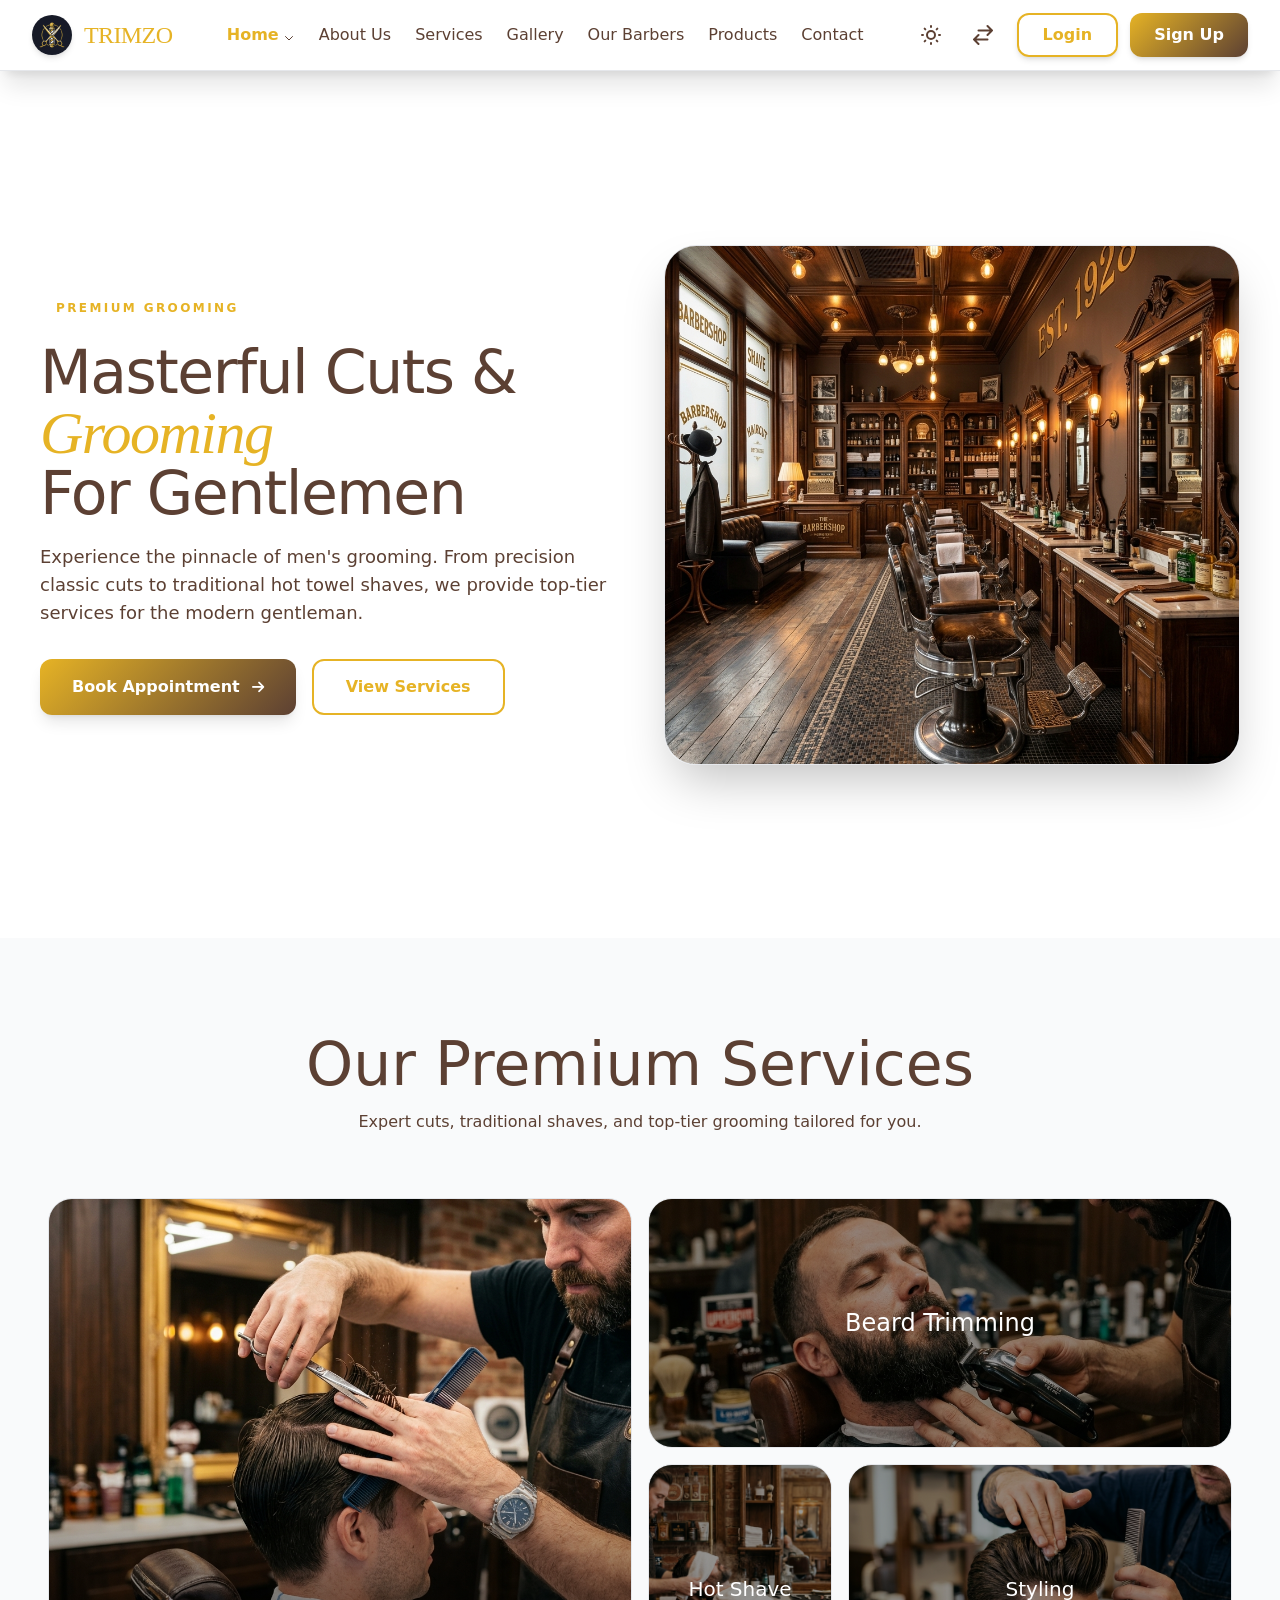
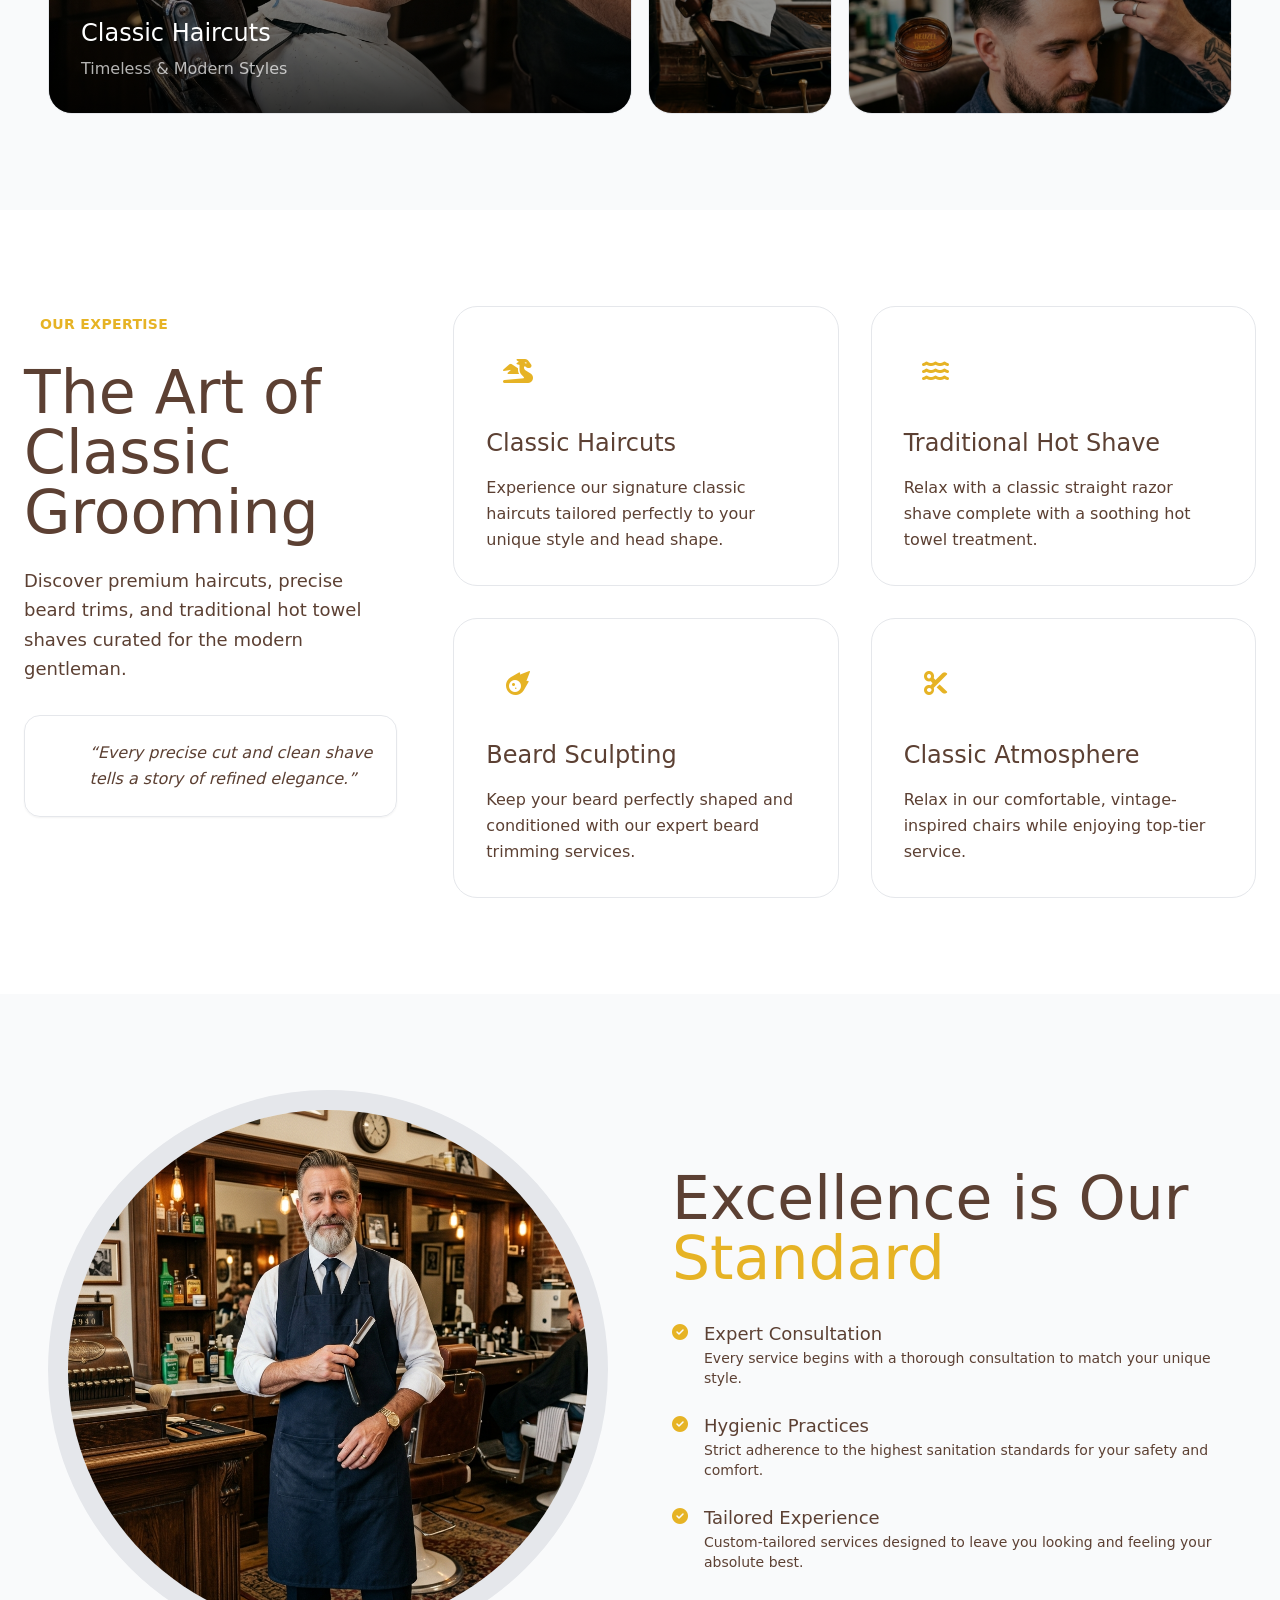
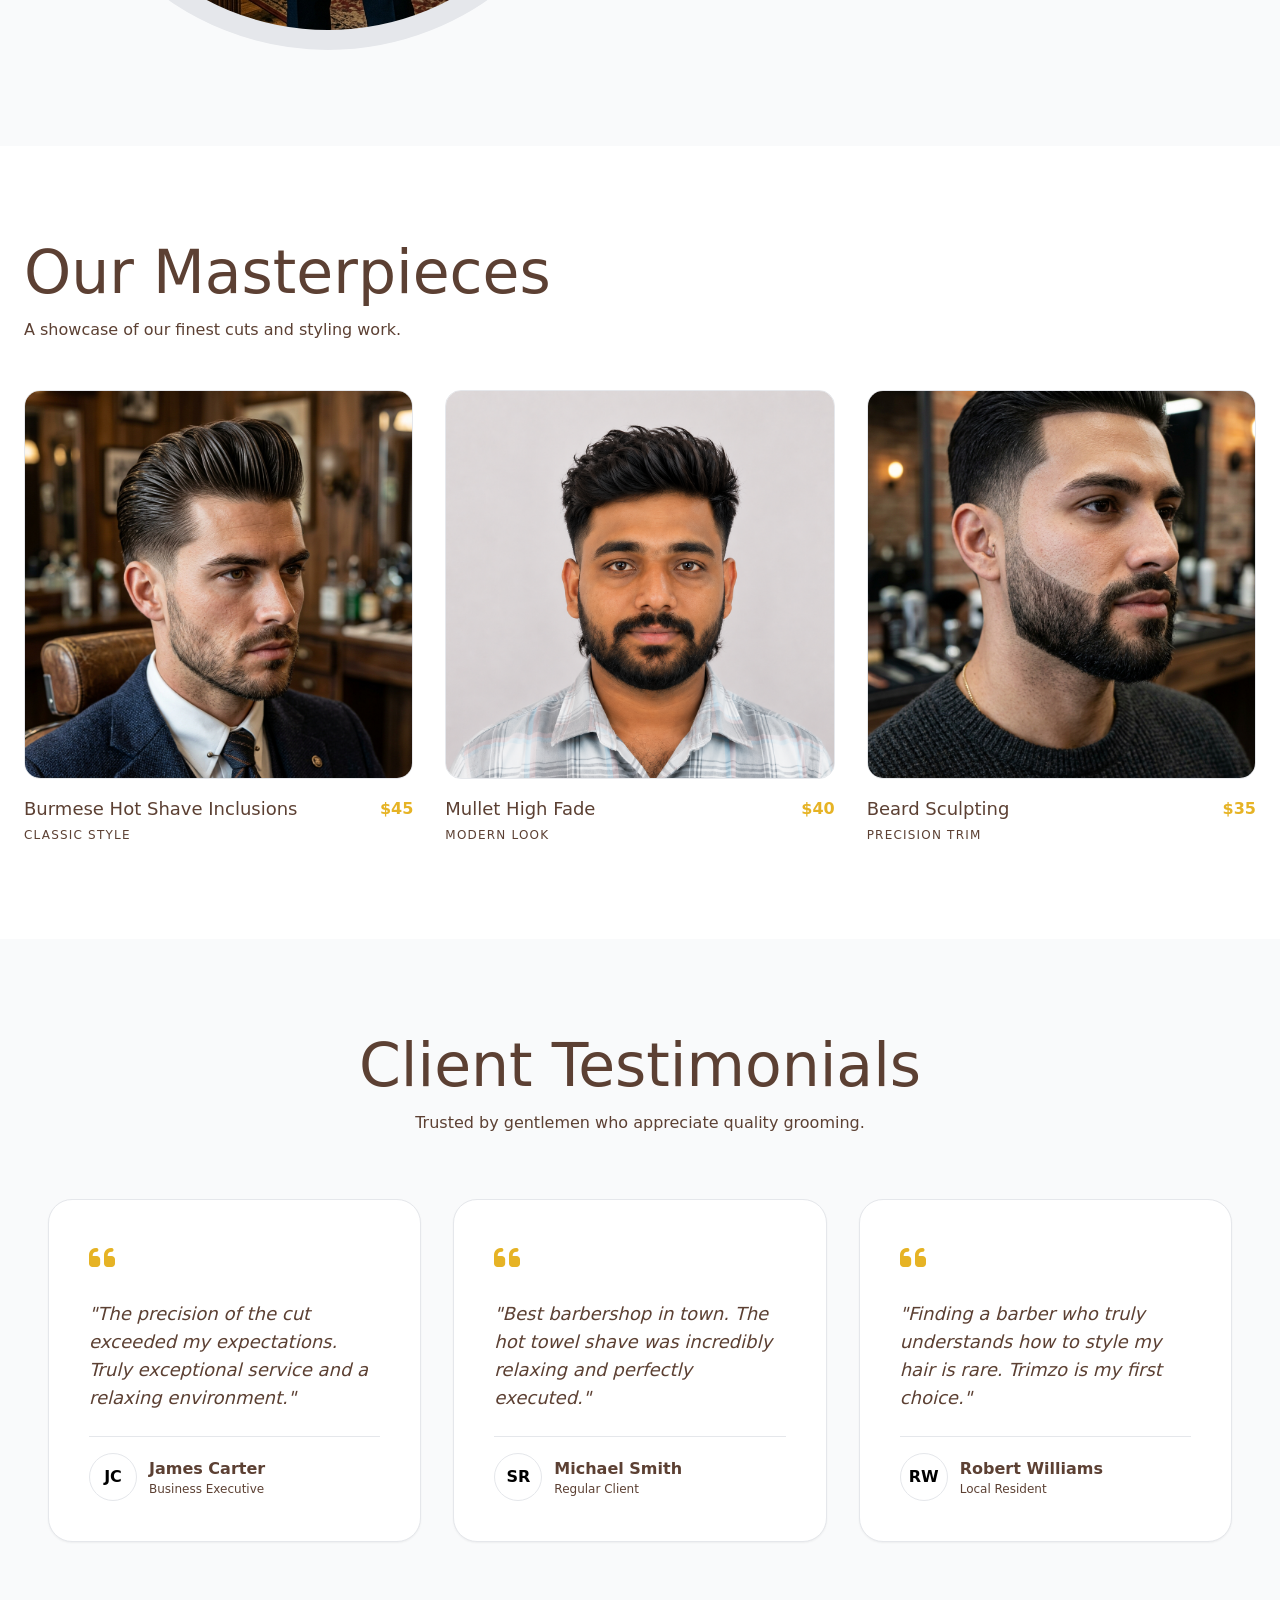
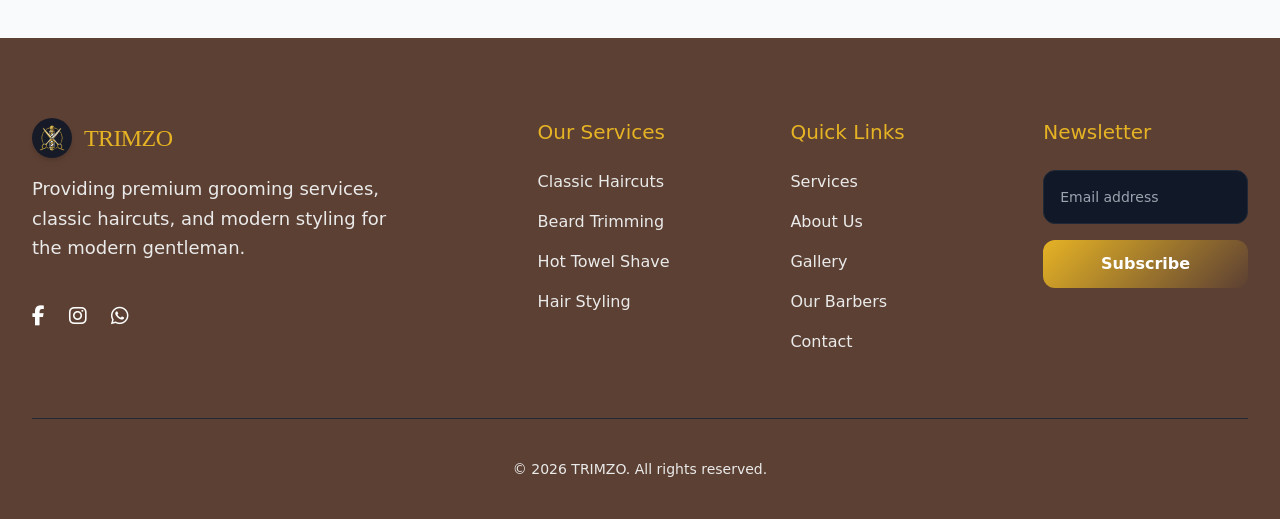
<file: index.html>
<!DOCTYPE html>
<html lang="en" dir="ltr" data-theme="light">
<head>
    <meta charset="UTF-8">
    <meta name="viewport" content="width=device-width, initial-scale=1.0">
    <link rel="icon" href="./assets/favicon.svg" type="image/svg+xml">
    <link rel="stylesheet" href="https://cdnjs.cloudflare.com/ajax/libs/font-awesome/6.5.2/css/all.min.css">
    <title>Barbershop &amp; Men's Grooming Salon | TRIMZO</title>

<script src="tailwind.js"></script>
    <link rel="stylesheet" href="./assets/css/theme.css">
</head>
<body class="antialiased flex flex-col min-h-screen">

    <header class="sticky top-0 z-50 transition-colors duration-300 shadow-xl border-b border-border bg-background" id="main-header">
        <nav class="container mx-auto px-4 sm:px-6 lg:px-8 py-3 flex items-center justify-between h-[70px]">
            <a href="index.html" class="flex items-center gap-3">
                <img src="./assets/logo.png" alt="Trimzo Logo" class="h-10 w-10 object-contain rounded-full shadow-md" />
                <div class="text-2xl font-serif font-medium tracking-tight flex flex-col justify-center">    
                    <span style="color: #E6B325;">TRIMZO</span>
                </div>
            </a>

            <div class="hidden xl:flex items-center space-x-6">
                <div class="flex space-x-6 rtl:space-x-reverse rtl:ml-6 text-primary-text font-medium">
                    <div class="dropdown-wrapper">
                        <button class="nav-link flex items-center" id="home-dropdown-btn">
                            Home
                            <svg class="w-3 h-3 ml-1 relative top-[2.5px] transition-transform duration-200 text-primary-text" fill="none" stroke="currentColor" viewBox="0 0 24 24"><path stroke-linecap="round" stroke-linejoin="round" stroke-width="2" d="M19 9l-7 7-7-7"></path></svg>
                        </button>
                        <div class="dropdown-menu">
                            <a href="index.html">Home 1</a>
                            <a href="home2.html">Home 2</a>
                        </div>
                    </div>
<a href="about.html" class="nav-link">About Us</a>
<a href="services.html" class="nav-link">Services</a>
<a href="gallery.html" class="nav-link">Gallery</a>
<a href="barbers.html" class="nav-link">Our Barbers</a>
<a href="products.html" class="nav-link">Products</a>
<a href="contact.html" class="nav-link">Contact</a>
                </div>

                <div class="w-px h-6 bg-border mx-3"></div>
                
                <div class="flex items-center space-x-4">
                    <button id="theme-toggle" class="icon-btn text-primary-text hover:text-accent p-1.5 rounded-full transition duration-200">
                        <svg class="w-6 h-6 light-icon" fill="none" stroke="currentColor" viewBox="0 0 24 24"><path stroke-linecap="round" stroke-linejoin="round" stroke-width="2" d="M12 3v1m0 16v1m9-9h-1M4 12H3m15.364 6.364l-.707-.707M6.343 6.343l-.707-.707m12.728 0l-.707.707M6.343 17.657l-.707.707M16 12a4 4 0 11-8 0 4 4 0 018 0z"></path></svg>
                        <svg class="w-6 h-6 dark-icon hidden" fill="none" stroke="currentColor" viewBox="0 0 24 24"><path stroke-linecap="round" stroke-linejoin="round" stroke-width="2" d="M20.354 15.354A9 9 0 018.646 3.646 9.003 9.003 0 0012 21a9.003 9.003 0 008.354-5.646z"></path></svg>
                    </button>
                    <button id="lang-icon" class="text-primary-text hover:text-accent p-1.5 rounded-full transition duration-200">
<svg class="w-6 h-6" fill="none" stroke="currentColor" viewBox="0 0 24 24" xmlns="http://www.w3.org/2000/svg">
  <path stroke-linecap="round" stroke-linejoin="round" stroke-width="2" d="M7.5 21 3 16.5m0 0L7.5 12M3 16.5h13.5m0-13.5L21 7.5m0 0L16.5 12M21 7.5H7.5" />
</svg>                    </button>
                    <div class="flex items-center gap-3 ml-3">
                        <a href="login.html" class="btn-outline px-6 py-2 rounded-xl font-bold shadow-md">Login</a>
                        <a href="signup.html" class="book-btn px-6 py-2.5 rounded-xl font-bold shadow-md">Sign Up</a>
                    </div>
                </div>
            </div>

            <div class="xl:hidden flex items-center">
                <button id="mobile-menu-open" class="icon-btn text-primary-text hover:text-accent p-1.5 rounded-full"><svg class="w-7 h-7" fill="none" stroke="currentColor" viewBox="0 0 24 24"><path stroke-linecap="round" stroke-linejoin="round" stroke-width="2" d="M4 6h16M4 12h16M4 18h16" /></svg></button>
            </div>
        </nav>
    </header>

    <main class="flex-grow">
      <!-- SECTION 1: THE HERO -->
<!-- SECTION 1: THE HERO -->
<section class="relative flex items-center overflow-hidden bg-background py-16 lg:py-24">

    <!-- Background Blur -->
    <div class="absolute inset-0 pointer-events-none">
        <div class="absolute top-[-10%] right-[-10%] w-[320px] h-[320px] rounded-full bg-accent/5 blur-[100px]"></div>
        <div class="absolute bottom-[-10%] left-[-10%] w-[320px] h-[320px] rounded-full bg-accent-light/5 blur-[100px]"></div>
    </div>

    <div class="container mx-auto px-6 lg:px-10 relative z-10">

        <!-- Hero Grid -->
        <div class="grid grid-cols-1 md:grid-cols-2 gap-8 lg:gap-12 items-center min-h-[75vh]">

            <!-- LEFT CONTENT -->
            <div class="text-center md:ltr:text-left md:rtl:text-right">

                <!-- Tag -->
                <span class="inline-block px-4 py-1.5 rounded-full bg-accent/10 text-accent font-bold text-xs uppercase tracking-[0.2em] mb-5">
                    Premium Grooming
                </span>

                <!-- Heading -->
                <h1 class="text-3xl md:text-4xl lg:text-5xl xl:text-6xl font-medium tracking-tight text-primary-text mb-5 leading-[1.05]">

                    Masterful Cuts &
                    <span class="text-accent italic font-serif">
                        Grooming
                    </span>

                    <br>

                    For Gentlemen

                </h1>

                <!-- Description -->
                <p class="text-secondary-text text-base md:text-lg leading-relaxed max-w-xl mb-8">

                    Experience the pinnacle of men's grooming.
                    From precision classic cuts to traditional hot towel shaves,
                    we provide top-tier services for the modern gentleman.

                </p>

                <!-- Buttons -->
                <div class="flex flex-wrap gap-4">

                    <a href="#"
                       class="btn-primary px-8 py-3.5 rounded-xl font-bold shadow-lg transition-all flex items-center gap-3 hover:-translate-y-1">

                        Book Appointment

                        <i class="fa-solid fa-arrow-right text-sm"></i>

                    </a>

                    <a href="#"
                       class="btn-outline px-8 py-3.5 rounded-xl font-bold border-2 flex items-center gap-3 hover:-translate-y-1">

                        View Services

                    </a>

                </div>

            </div>

            <!-- RIGHT IMAGE -->
            <div class="relative group">

                <!-- Image Box -->
                <div class="h-[320px] md:h-[400px] lg:h-[520px] rounded-[2rem] overflow-hidden border border-border shadow-2xl">

                    <img
                        src="./assets/barbershop_hero.png"
                        alt="Hero Service"
                        class="w-full h-full object-cover group-hover:scale-105 transition-transform duration-1000"
                    >

                </div>

            

            </div>

        </div>

    </div>

</section>

<!-- SECTION 2: CATEGORY GRID -->
<section class="py-24 bg-background-alt">
    <div class="container mx-auto px-6 lg:px-12">
        <div class="text-center max-w-2xl mx-auto mb-16">
            <h2 class="text-4xl md:text-6xl font-medium text-primary-text mb-4 leading-tight">Our Premium Services</h2>
            <p class="text-secondary-text">Expert cuts, traditional shaves, and top-tier grooming tailored for you.</p>
        </div>

        <div class="grid grid-cols-1 md:grid-cols-4 lg:grid-cols-6 gap-4 auto-rows-[250px]">
            <div class="md:col-span-2 lg:col-span-3 lg:row-span-2 relative rounded-3xl overflow-hidden group cursor-pointer border border-border">
                <img src="./assets/svc_haircut.png" class="absolute inset-0 w-full h-full object-cover transition-transform duration-500 group-hover:scale-110">
                <div class="absolute inset-0 bg-gradient-to-t from-black/80 via-transparent to-transparent"></div>
                <div class="absolute bottom-0 p-8">
                    <h3 class="text-2xl font-medium text-white mt-2">Classic Haircuts</h3>
                    <p class="text-white/70 mt-2">Timeless & Modern Styles</p>
                </div>
            </div>

            <div class="md:col-span-2 lg:col-span-3 relative rounded-3xl overflow-hidden group cursor-pointer border border-border">
                <img src="./assets/svc_beard.png" class="absolute inset-0 w-full h-full object-cover group-hover:scale-110 transition-transform duration-500">
                <div class="absolute inset-0 bg-black/40"></div>
                <div class="absolute inset-0 flex items-center justify-center"><h3 class="text-2xl font-medium text-white">Beard Trimming</h3></div>
            </div>

            <div class="md:col-span-1 lg:col-span-1 relative rounded-3xl overflow-hidden group cursor-pointer border border-border">
                <img src="./assets/svc_shave.png" class="absolute inset-0 w-full h-full object-cover group-hover:scale-110 transition-transform">
                <div class="absolute inset-0 bg-black/40"></div>
                <div class="absolute inset-0 flex items-center justify-center"><h3 class="text-xl font-medium text-white">Hot Shave</h3></div>
            </div>

            <div class="md:col-span-1 lg:col-span-2 relative rounded-3xl overflow-hidden group cursor-pointer border border-border">
                <img src="./assets/svc_styling.png" class="absolute inset-0 w-full h-full object-cover group-hover:scale-110 transition-transform">
                <div class="absolute inset-0 bg-black/40"></div>
                <div class="absolute inset-0 flex items-center justify-center"><h3 class="text-xl font-medium text-white">Styling</h3></div>
            </div>
        </div>
    </div>
</section>
<!-- SECTION 3: THE SERVICE TIMELINE -->
<section class="py-24 bg-background">
    <div class="container mx-auto px-6">
        <div class="grid lg:grid-cols-3 gap-14 items-start">

            <!-- Left Content -->
            <div class="lg:col-span-1 text-center md:ltr:text-left md:rtl:text-right">
                <span class="inline-block px-4 py-2 rounded-full bg-accent/10 text-accent text-sm font-semibold mb-5 tracking-wide uppercase">
                    Our Expertise
                </span>

                <h2 class="text-4xl md:text-6xl font-medium leading-tight text-primary-text mb-6">
                    The Art of <br>
                    Classic Grooming
                </h2>

                <p class="text-secondary-text text-lg leading-relaxed mb-8">
                    Discover premium haircuts, precise beard trims, and traditional hot towel shaves curated for the modern gentleman.
                </p>

                <div class="p-6 rounded-2xl bg-accent/5 border border-accent/20 backdrop-blur-sm shadow-sm">
                    <div class="flex items-start gap-4">
                        <div class="w-12 h-12 rounded-xl bg-accent flex items-center justify-center text-white text-lg">
                            <i class="fas fa-earth-americas"></i>
                        </div>

                        <div>
                            <p class="text-primary-text font-medium italic leading-relaxed">
                                “Every precise cut and clean shave tells a story of refined elegance.”
                            </p>
                        </div>
                    </div>
                </div>
            </div>

            <!-- Right Cards -->
            <div class="lg:col-span-2 grid sm:grid-cols-2 gap-8">

                <!-- Card 1 -->
                <div class="group p-8 rounded-3xl border border-border bg-background hover:border-accent hover:shadow-2xl hover:-translate-y-2 transition-all duration-300">
                    <div class="w-16 h-16 rounded-2xl bg-accent/10 text-accent flex items-center justify-center text-2xl mb-6 group-hover:bg-accent/20 transition-all duration-300">
                        <i class="fas fa-dragon"></i>
                    </div>

                    <h4 class="text-2xl font-medium text-primary-text mb-4">
                        Classic Haircuts
                    </h4>

                    <p class="text-secondary-text leading-relaxed">
                        Experience our signature classic haircuts tailored perfectly to your unique style and head shape.
                    </p>
                </div>

                <!-- Card 2 -->
                <div class="group p-8 rounded-3xl border border-border bg-background hover:border-accent hover:shadow-2xl hover:-translate-y-2 transition-all duration-300">
                    <div class="w-16 h-16 rounded-2xl bg-accent/10 text-accent flex items-center justify-center text-2xl mb-6 group-hover:bg-accent/20 transition-all duration-300">
                        <i class="fas fa-water"></i>
                    </div>

                    <h4 class="text-2xl font-medium text-primary-text mb-4">
                        Traditional Hot Shave
                    </h4>

                    <p class="text-secondary-text leading-relaxed">
                        Relax with a classic straight razor shave complete with a soothing hot towel treatment.
                    </p>
                </div>

                <!-- Card 3 -->
                <div class="group p-8 rounded-3xl border border-border bg-background hover:border-accent hover:shadow-2xl hover:-translate-y-2 transition-all duration-300">
                    <div class="w-16 h-16 rounded-2xl bg-accent/10 text-accent flex items-center justify-center text-2xl mb-6 group-hover:bg-accent/20 transition-all duration-300">
                        <i class="fas fa-meteor"></i>
                    </div>

                    <h4 class="text-2xl font-medium text-primary-text mb-4">
                        Beard Sculpting
                    </h4>

                    <p class="text-secondary-text leading-relaxed">
                        Keep your beard perfectly shaped and conditioned with our expert beard trimming services.
                    </p>
                </div>

                <!-- Card 4 -->
                <div class="group p-8 rounded-3xl border border-border bg-background hover:border-accent hover:shadow-2xl hover:-translate-y-2 transition-all duration-300">
                    <div class="w-16 h-16 rounded-2xl bg-accent/10 text-accent flex items-center justify-center text-2xl mb-6 group-hover:bg-accent/20 transition-all duration-300">
                        <i class="fas fa-scissors"></i>
                    </div>

                    <h4 class="text-2xl font-medium text-primary-text mb-4">
                        Classic Atmosphere
                    </h4>

                    <p class="text-secondary-text leading-relaxed">
                        Relax in our comfortable, vintage-inspired chairs while enjoying top-tier service.
                    </p>
                </div>

            </div>
        </div>
    </div>
</section>

<!-- SECTION 4: THE TRIMZO STANDARD (WHY CHOOSE US) -->
<section class="py-24 bg-background-alt">
    <div class="container mx-auto px-6 lg:px-12">
        <div class="grid lg:grid-cols-2 gap-16 items-center">
            <div class="relative order-2 lg:order-1">
                <div class="aspect-square rounded-full border-[20px] border-accent/10 flex items-center justify-center overflow-hidden">
                    <img src="./assets/about_barber.png" class="w-full h-full object-cover">
                </div>
                
            </div>
            <div class="order-1 lg:order-2 text-center md:ltr:text-left md:rtl:text-right">
                <h2 class="text-4xl md:text-6xl font-medium text-primary-text mb-8">Excellence is Our <span class="text-accent">Standard</span></h2>
                <ul class="space-y-6">
                    <li class="flex gap-4">
                        <i class="fa-solid fa-circle-check text-accent mt-1"></i>
                        <div>
                            <h4 class="font-medium text-lg">Expert Consultation</h4>
                            <p class="text-secondary-text text-sm">Every service begins with a thorough consultation to match your unique style.</p>
                        </div>
                    </li>
                    <li class="flex gap-4">
                        <i class="fa-solid fa-circle-check text-accent mt-1"></i>
                        <div>
                            <h4 class="font-medium text-lg">Hygienic Practices</h4>
                            <p class="text-secondary-text text-sm">Strict adherence to the highest sanitation standards for your safety and comfort.</p>
                        </div>
                    </li>
                    <li class="flex gap-4">
                        <i class="fa-solid fa-circle-check text-accent mt-1"></i>
                        <div>
                            <h4 class="font-medium text-lg">Tailored Experience</h4>
                            <p class="text-secondary-text text-sm">Custom-tailored services designed to leave you looking and feeling your absolute best.</p>
                        </div>
                    </li>
                </ul>
            </div>
        </div>
    </div>
</section>

<!-- SECTION 5: BARBERSHOP GALLERY -->
<section class="py-24 bg-background overflow-hidden">
    <div class="container mx-auto px-6">
        <div class="flex flex-col md:flex-row justify-between items-end mb-12">
            <div>
                <h2 class="text-4xl md:text-6xl font-medium text-primary-text mb-4">Our Masterpieces</h2>
                <p class="text-secondary-text">A showcase of our finest cuts and styling work.</p>
            </div>
            
        </div>
        
        <div class="grid grid-cols-1 sm:grid-cols-2 lg:grid-cols-3 gap-8">
            <div class="group">
                <div class="rounded-2xl overflow-hidden mb-4 border border-border aspect-square">
                    <img src="./assets/gal_pompadour.png" class="w-full h-full object-cover group-hover:scale-110 transition-transform">
                </div>
                <div class="flex justify-between items-center">
                    <h4 class="font-medium text-lg">Burmese Hot Shave Inclusions</h4>
                    <span class="text-accent font-semibold">$45</span>
                </div>
                <p class="text-xs text-secondary-text uppercase tracking-widest mt-1">Classic Style</p>
            </div>
            <div class="group">
                <div class="rounded-2xl overflow-hidden mb-4 border border-border aspect-square">
                    <img src="./assets/83923b08-b5e3-4443-8ae4-9f03f5f599b2.png" class="w-full h-full object-cover object-top group-hover:scale-110 transition-transform">
                </div>
                <div class="flex justify-between items-center">
                    <h4 class="font-medium text-lg">Mullet High Fade</h4>
                    <span class="text-accent font-semibold">$40</span>
                </div>
                <p class="text-xs text-secondary-text uppercase tracking-widest mt-1">Modern Look</p>
            </div>
            <div class="group">
                <div class="rounded-2xl overflow-hidden mb-4 border border-border aspect-square">
                    <img src="./assets/gal_beard.png" class="w-full h-full object-cover group-hover:scale-110 transition-transform">
                </div>
                <div class="flex justify-between items-center">
                    <h4 class="font-medium text-lg">Beard Sculpting</h4>
                    <span class="text-accent font-semibold">$35</span>
                </div>
                <p class="text-xs text-secondary-text uppercase tracking-widest mt-1">Precision Trim</p>
            </div>
        </div>
    </div>
</section>

<!-- SECTION 6: CLIENT TESTIMONIALS -->
<section class="py-24 bg-background-alt">
    <div class="container mx-auto px-6 lg:px-12">
        <div class="text-center mb-12 lg:mb-16">
            <h2 class="text-4xl md:text-6xl font-medium text-primary-text mb-4">Client Testimonials</h2>
            <p class="text-secondary-text">Trusted by gentlemen who appreciate quality grooming.</p>
        </div>
        <div class="grid grid-cols-1 sm:grid-cols-2 xl:grid-cols-3 gap-5 lg:gap-8">
            <div class="p-6 md:p-7 lg:p-10 rounded-3xl bg-background border border-border shadow-sm flex flex-col justify-between hover:shadow-xl transition-all duration-300">
                <div>
                    <div class="text-accent mb-6"><i class="fa-solid fa-quote-left text-3xl"></i></div>
                    <p class="text-primary-text text-sm sm:text-base lg:text-lg leading-7 sm:leading-8 mb-6 italic">"The precision of the cut exceeded my expectations. Truly exceptional service and a relaxing environment."</p>
                </div>
                <div class="flex items-center gap-3 mt-auto pt-4 border-t border-border">
<div class="w-12 h-12 rounded-full bg-white text-black flex items-center justify-center font-bold border border-gray-200">
    JC
</div>                       <div>
                        <div class="font-bold text-primary-text">James Carter</div>
                        <div class="text-xs text-secondary-text">Business Executive</div>
                    </div>
                </div>
            </div>

            <div class="p-6 md:p-7 lg:p-10 rounded-3xl bg-background border border-border shadow-sm flex flex-col justify-between hover:shadow-xl transition-all duration-300">
                <div>
                    <div class="text-accent mb-6"><i class="fa-solid fa-quote-left text-3xl"></i></div>
                    <p class="text-primary-text text-sm sm:text-base lg:text-lg leading-7 sm:leading-8 mb-6 italic">"Best barbershop in town. The hot towel shave was incredibly relaxing and perfectly executed."</p>
                </div>
                <div class="flex items-center gap-3 mt-auto pt-4 border-t border-border">
<div class="w-12 h-12 rounded-full bg-white text-black flex items-center justify-center font-bold border border-gray-200">
    SR
</div>                       <div>
                        <div class="font-bold text-primary-text">Michael Smith</div>
                        <div class="text-xs text-secondary-text">Regular Client</div>
                    </div>
                </div>
            </div>

            <div class="p-6 md:p-7 lg:p-10 rounded-3xl bg-background border border-border shadow-sm flex flex-col justify-between hover:shadow-xl transition-all duration-300">
                <div>
                    <div class="text-accent mb-6"><i class="fa-solid fa-quote-left text-3xl"></i></div>
                    <p class="text-primary-text text-sm sm:text-base lg:text-lg leading-7 sm:leading-8 mb-6 italic">"Finding a barber who truly understands how to style my hair is rare. Trimzo is my first choice."</p>
                </div>
                <div class="flex items-center gap-3 mt-auto pt-4 border-t border-border">
<div class="w-12 h-12 rounded-full bg-white text-black flex items-center justify-center font-bold border border-gray-200">
    RW
</div>                    <div>
                        <div class="font-bold text-primary-text">Robert Williams</div>
                        <div class="text-xs text-secondary-text">Local Resident</div>
                    </div>
                </div>
            </div>
        </div>
    </div>
</section>
        </main>

    <div id="mobile-menu-drawer" class="fixed inset-0 z-50 pointer-events-none transition-all duration-300">
        <div id="drawer-backdrop" class="absolute inset-0 bg-black opacity-0 transition-opacity duration-300 pointer-events-none"></div>
        <div id="drawer-content" class="absolute top-0 left-0 right-0 bg-background rounded-b-2xl shadow-2xl p-6 xl:hidden max-h-[85vh] overflow-y-auto transform translate-y-[-100%] transition-transform duration-300 ease-out">
            <div class="flex justify-between items-center pb-4 border-b border-border">
                <a href="index.html" class="flex items-center gap-3">
                    <img src="./assets/logo.png" alt="Trimzo Logo" class="h-10 w-10 object-contain rounded-full shadow-md" />
                    <div class="text-2xl font-serif font-medium tracking-wide flex flex-col justify-center">
                        <span style="color: #E6B325;">TRIMZO</span>
                    </div>
                </a>
                <button id="mobile-menu-close" class="text-primary-text hover:text-accent"><svg class="w-6 h-6" fill="none" stroke="currentColor" viewBox="0 0 24 24"><path stroke-linecap="round" stroke-linejoin="round" stroke-width="2" d="M6 18L18 6M6 6l12 12"></path></svg></button>
            </div>
            <nav class="flex flex-col space-y-2 py-4">
                <div>
                    <button class="block text-primary-text font-semibold text-lg py-2 w-full ltr:text-left rtl:text-right flex justify-between items-center" id="mobile-homes-toggle">
                        Home <svg class="w-4 h-4 transform transition-transform duration-200 text-primary-text" id="homes-icon" fill="none" stroke="currentColor" viewBox="0 0 24 24"><path stroke-linecap="round" stroke-linejoin="round" stroke-width="2" d="M19 9l-7 7-7-7"></path></svg>
                    </button>
                    <div id="mobile-homes-menu" class="hidden pl-4 flex flex-col space-y-1 mt-1 border-l-2 border-border">
                        <a href="index.html" class="block text-secondary-text hover:text-accent text-base py-1">Home 1</a>
                        <a href="home2.html" class="block text-secondary-text hover:text-accent text-base py-1">Home 2</a>
                    </div>
                </div>
<a href="about.html" class="block text-primary-text font-semibold text-lg py-2">About Us</a>
<a href="services.html" class="block text-primary-text font-semibold text-lg py-2">Services</a>
<a href="gallery.html" class="block text-primary-text font-semibold text-lg py-2">Gallery</a>
<a href="barbers.html" class="block text-primary-text font-semibold text-lg py-2">Our Barbers</a>
<a href="products.html" class="block text-primary-text font-semibold text-lg py-2">Products</a>
<a href="contact.html" class="block text-primary-text font-semibold text-lg py-2">Contact</a>
            </nav>
            <div class="pt-4 border-t border-border mt-4 flex justify-around items-center">
                <button id="mobile-lang-icon-drawer" class="flex flex-col items-center"><svg class="w-6 h-6" fill="none" stroke="currentColor" viewBox="0 0 24 24" xmlns="http://www.w3.org/2000/svg">
  <path stroke-linecap="round" stroke-linejoin="round" stroke-width="2" d="M7.5 21 3 16.5m0 0L7.5 12M3 16.5h13.5m0-13.5L21 7.5m0 0L16.5 12M21 7.5H7.5" />
</svg><span class="text-xs mt-1 text-secondary-text">RTL</span></button>
                <button id="drawer-theme-toggle" class="flex flex-col items-center">
                    <svg class="w-6 h-6 light-icon" fill="none" stroke="currentColor" viewBox="0 0 24 24"><path stroke-linecap="round" stroke-linejoin="round" stroke-width="2" d="M12 3v1m0 16v1m9-9h-1M4 12H3m15.364 6.364l-.707-.707M6.343 6.343l-.707-.707m12.728 0l-.707.707M6.343 17.657l-.707.707M16 12a4 4 0 11-8 0 4 4 0 018 0z"/></svg>
                    <svg class="w-6 h-6 dark-icon hidden" fill="none" stroke="currentColor" viewBox="0 0 24 24"><path stroke-linecap="round" stroke-linejoin="round" stroke-width="2" d="M20.354 15.354A9 9 0 018.646 3.646 9.003 9.003 0 0012 21a9.003 9.003 0 008.354-5.646z"/></svg>
                    <span class="text-xs mt-1 text-secondary-text">Theme</span>
                </button>
            </div>
            <div class="flex mt-5 gap-5 w-full">
                <a href="login.html" class="flex-1 btn-outline text-center py-1.5 rounded-xl font-bold text-sm shadow-md">Login</a>
                <a href="signup.html" class="flex-1 book-btn text-center py-2 rounded-xl font-bold text-sm shadow-md">Sign Up</a>
            </div>
        </div>
    </div>

    <footer id="main-footer" class="pt-20 transition-colors duration-300">
        <div class="container mx-auto px-4 sm:px-6 lg:px-8">
            <div class="grid grid-cols-1 sm:grid-cols-2 lg:grid-cols-5 gap-12 pb-16 border-b border-gray-800">
                <div class="lg:col-span-2">
                    <a href="index.html" class="flex items-center gap-3 mb-4">
                        <img src="./assets/logo.png" alt="Trimzo Logo" class="h-10 w-10 object-contain rounded-full shadow-md" />
                        <div class="text-2xl font-serif font-medium tracking-tight flex flex-col justify-center">    
                            <span style="color: #E6B325;">TRIMZO</span>
                        </div>
                    </a>
<p class="text-lg leading-relaxed max-w-sm !text-white-400">
Providing premium grooming services, classic haircuts, and modern styling for the modern gentleman.</p>                    <div class="flex gap-6 mt-10">
                        <a href="#" class="text-white hover:text-accent transition text-xl"><i class="fab fa-facebook-f"></i></a>
                        <a href="#" class="text-white hover:text-accent transition text-xl"><i class="fab fa-instagram"></i></a>
                        <a href="#" class="text-white hover:text-accent transition text-xl"><i class="fab fa-whatsapp"></i></a>
                    </div>
                </div>
                <div>
                    <h4 class="footer-heading font-medium text-xl mb-6">Our Services</h4>
                   <ul class="space-y-4">
    <li><a href="services.html" class="footer-link">Classic Haircuts</a></li>
    <li><a href="services.html" class="footer-link">Beard Trimming</a></li>
    <li><a href="services.html" class="footer-link">Hot Towel Shave</a></li>
    <li><a href="services.html" class="footer-link">Hair Styling</a></li>
</ul>
                </div>
                <div>
                    <h4 class="footer-heading font-medium text-xl mb-6">Quick Links</h4>
                    <ul class="space-y-4">
                        <li><a href="services.html" class="footer-link">Services</a></li>
                        <li><a href="about.html" class="footer-link">About Us</a></li>
                        <li><a href="gallery.html" class="footer-link">Gallery</a></li>
                        <li><a href="barbers.html" class="footer-link">Our Barbers</a></li>
                        <li><a href="contact.html" class="footer-link">Contact</a></li>
                    </ul>
                </div>
                <div>
                    <h4 class="footer-heading font-medium text-xl mb-6">Newsletter</h4>
                    <div class="flex flex-col space-y-4">
                        <input type="email" placeholder="Email address" class="p-4 text-sm rounded-xl bg-gray-900 border border-gray-800 focus:outline-none text-white" />
                        <button class="btn-primary font-bold py-3 rounded-xl">Subscribe</button>
                    </div>
                </div>
            </div>
            <div class="py-10 text-center text-white-500 text-sm">© 2026 TRIMZO. All rights reserved.</div>
        </div>
    </footer>

    <script>
        document.addEventListener('DOMContentLoaded', () => {
            const html = document.documentElement;

            // Drawer Control
            const menuDrawer = document.getElementById('mobile-menu-drawer');
            const menuContent = document.getElementById('drawer-content');
            const menuBackdrop = document.getElementById('drawer-backdrop');

            const openDrawer = () => {
                menuDrawer.classList.remove('pointer-events-none');
                menuContent.classList.remove('translate-y-[-100%]');
                menuBackdrop.classList.add('opacity-50', 'pointer-events-auto');
                document.body.style.overflow = 'hidden';
            };
            const closeDrawer = () => {
                menuContent.classList.add('translate-y-[-100%]');
                menuBackdrop.classList.remove('opacity-50', 'pointer-events-auto');
                setTimeout(() => { menuDrawer.classList.add('pointer-events-none'); document.body.style.overflow = ''; }, 300);
            };

            document.getElementById('mobile-menu-open').addEventListener('click', openDrawer);
            document.getElementById('mobile-menu-close').addEventListener('click', closeDrawer);
            menuBackdrop.addEventListener('click', closeDrawer);

            // Accordions
            const setupAccordion = (toggleId, menuId, iconId) => {
                const toggle = document.getElementById(toggleId);
                toggle?.addEventListener('click', () => {
                    const menu = document.getElementById(menuId);
                    const icon = document.getElementById(iconId);
                    menu.classList.toggle('hidden');
                    icon.classList.toggle('rotate-180');
                });
            };
            setupAccordion('mobile-homes-toggle', 'mobile-homes-menu', 'homes-icon');


            // Theme & RTL
            const themeToggles = [document.getElementById('theme-toggle'), document.getElementById('drawer-theme-toggle')];
            const applyTheme = (theme) => {
                html.setAttribute('data-theme', theme);
                document.querySelectorAll('.light-icon').forEach(i => i.classList.toggle('hidden', theme === 'dark'));
                document.querySelectorAll('.dark-icon').forEach(i => i.classList.toggle('hidden', theme === 'light'));
            };
            themeToggles.forEach(btn => btn.addEventListener('click', () => {
                const next = html.getAttribute('data-theme') === 'light' ? 'dark' : 'light';
                localStorage.setItem('theme', next);
                applyTheme(next);
            }));
            applyTheme(localStorage.getItem('theme') || 'light');

            const langToggles = [document.getElementById('lang-icon'), document.getElementById('mobile-lang-icon-drawer')];
            langToggles.forEach(btn => btn.addEventListener('click', () => {
                const current = localStorage.getItem('language') === 'ar' ? 'en' : 'ar';
                localStorage.setItem('language', current);
                html.setAttribute('dir', current === 'ar' ? 'rtl' : 'ltr');
            }));
            html.setAttribute('dir', localStorage.getItem('language') === 'ar' ? 'rtl' : 'ltr');

            // Active Nav Logic
            const setActiveNavLink = () => {
                const currentPath = window.location.pathname.split('/').pop() || 'index.html';
                
                // Desktop Links
                document.querySelectorAll('.nav-link').forEach(link => {
                    if (link.getAttribute('href') === currentPath) {
                        link.classList.add('active', 'text-accent', 'font-bold');
                    } else {
                        link.classList.remove('active', 'text-accent', 'font-bold');
                    }
                });

                // Desktop Dropdowns
                if (['index.html', 'home2.html'].includes(currentPath)) {
                    document.getElementById('home-dropdown-btn')?.classList.add('active', 'text-accent', 'font-bold');
                }

                // Mobile Links
                document.querySelectorAll('#drawer-content a').forEach(link => {
                    const href = link.getAttribute('href');
                    if (href === currentPath) {
                        link.classList.add('text-accent', 'font-bold');
                        link.classList.remove('text-primary-text', 'text-secondary-text');
                    } else {
                        if (link.closest('#mobile-homes-menu')) {
                            link.classList.add('text-secondary-text');
                            link.classList.remove('text-accent', 'font-bold');
                        } else {
                            link.classList.add('text-primary-text');
                            link.classList.remove('text-accent', 'font-bold');
                        }
                    }
                });

                // Mobile Toggles
                if (['index.html', 'home2.html'].includes(currentPath)) {
                    document.getElementById('mobile-homes-toggle')?.classList.add('text-accent', 'font-bold');
                }
            };
            setActiveNavLink();
        });
        document.addEventListener("DOMContentLoaded", function () {

    const btnMonthly = document.getElementById("btn-monthly");
    const btnSeasonal = document.getElementById("btn-seasonal");

    const monthlyPlans = document.getElementById("monthly-plans");
    const seasonalPlans = document.getElementById("seasonal-plans");

    if (!btnMonthly || !btnSeasonal || !monthlyPlans || !seasonalPlans) return;

    btnMonthly.addEventListener("click", function () {

        btnMonthly.classList.add("bg-[#E6B325]", "text-white", "shadow-lg");
        btnMonthly.classList.remove("text-primary-text");

        btnSeasonal.classList.remove("bg-[#E6B325]", "text-white", "shadow-lg");
        btnSeasonal.classList.add("text-primary-text");

        monthlyPlans.classList.remove("hidden");
        monthlyPlans.classList.add("grid");

        seasonalPlans.classList.remove("grid");
        seasonalPlans.classList.add("hidden");

    });

    btnSeasonal.addEventListener("click", function () {

        btnSeasonal.classList.add("bg-[#E6B325]", "text-white", "shadow-lg");
        btnSeasonal.classList.remove("text-primary-text");

        btnMonthly.classList.remove("bg-[#E6B325]", "text-white", "shadow-lg");
        btnMonthly.classList.add("text-primary-text");

        seasonalPlans.classList.remove("hidden");
        seasonalPlans.classList.add("grid");

        monthlyPlans.classList.remove("grid");
        monthlyPlans.classList.add("hidden");

    });

});
    </script>
</body>
</html>
</file>
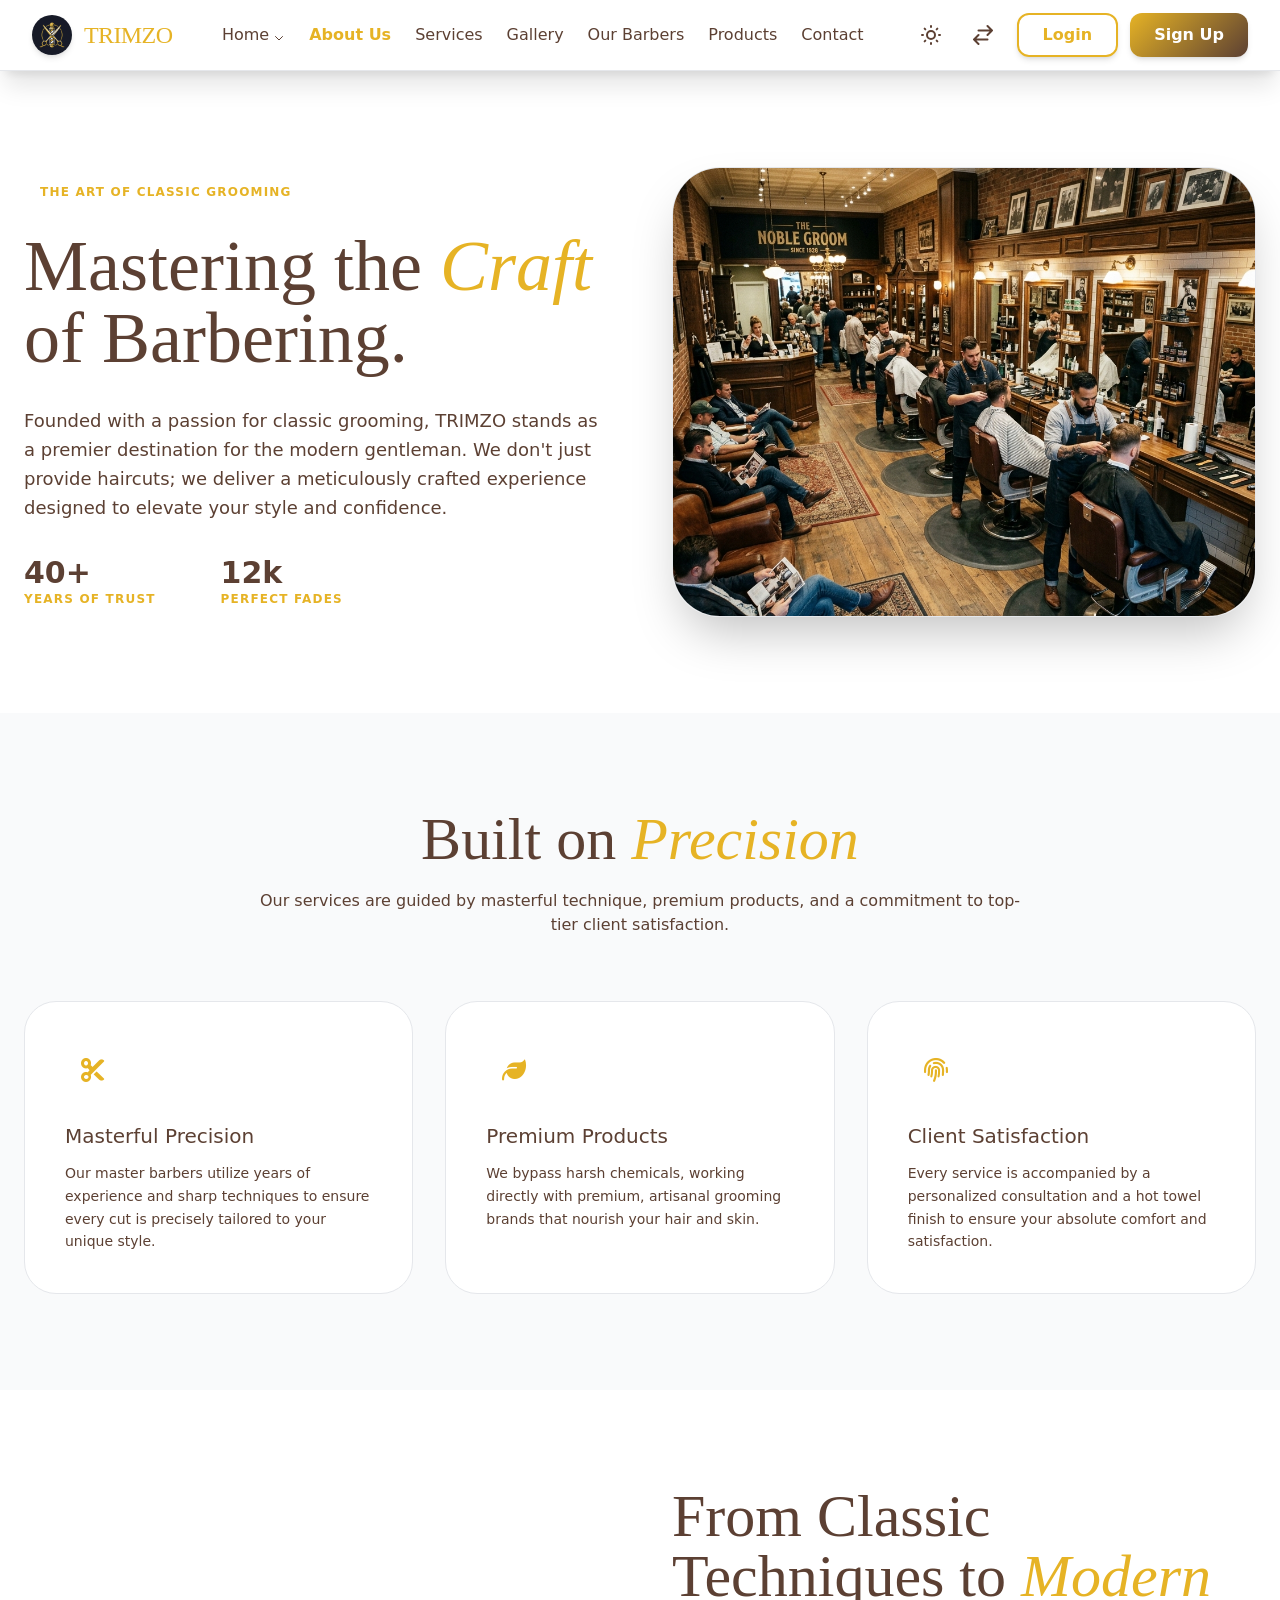
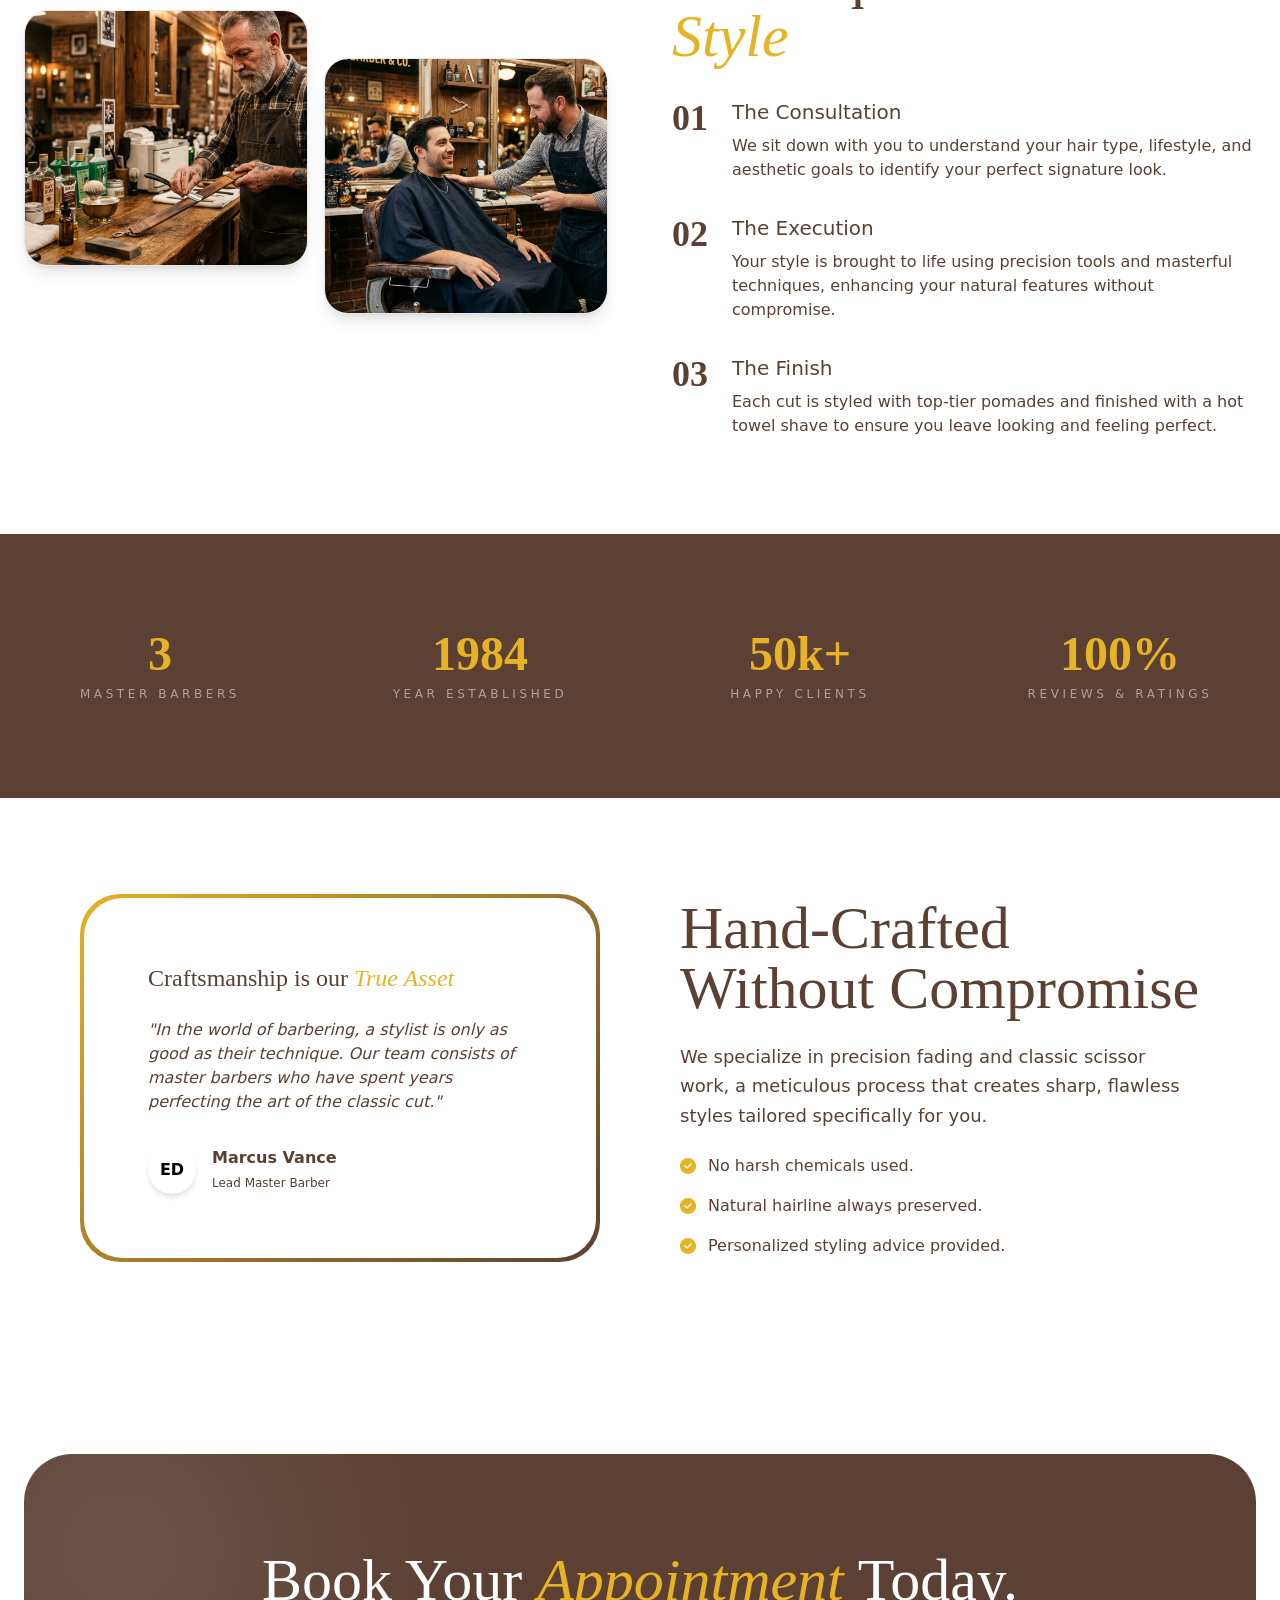
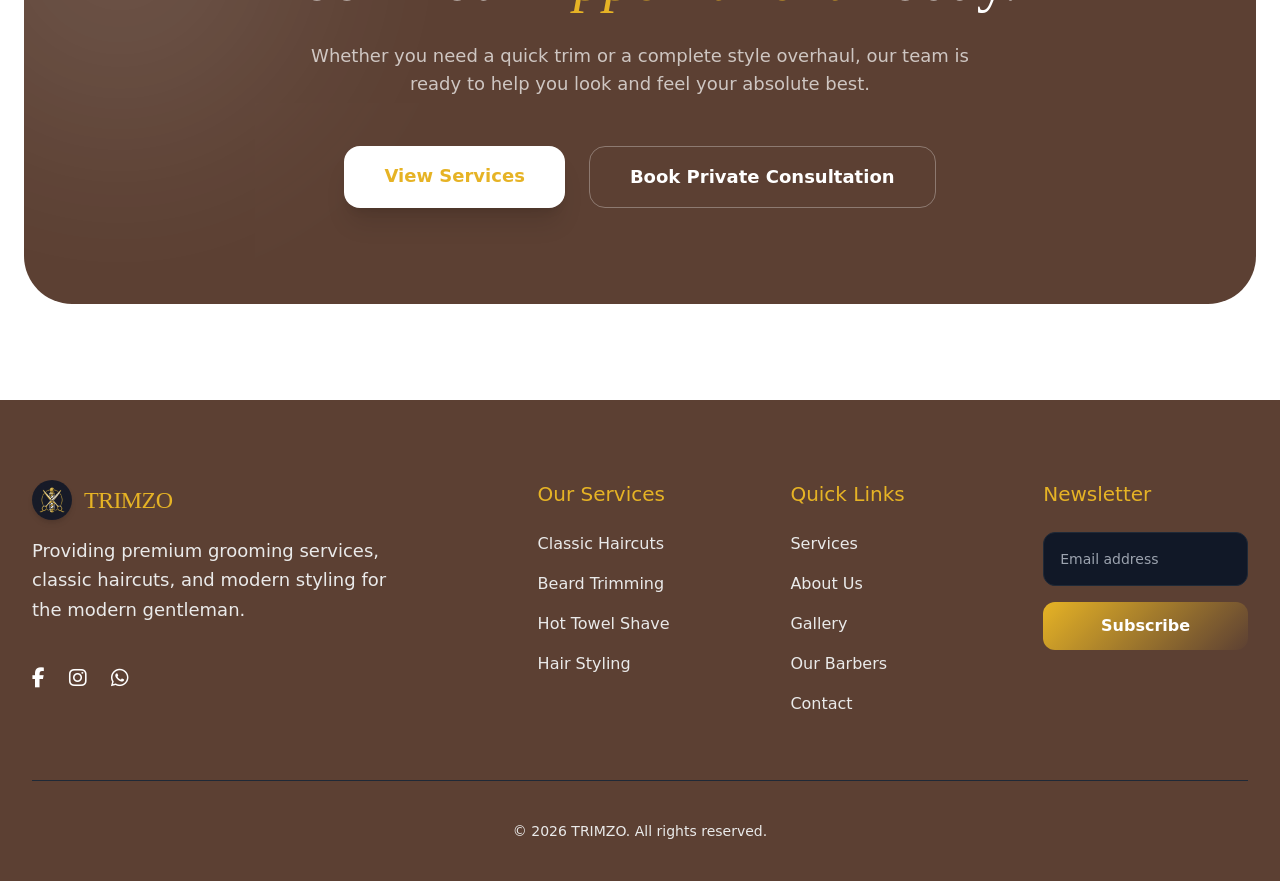
<file: about.html>
<!DOCTYPE html>
<html lang="en" dir="ltr" data-theme="light">

<head>
    <meta charset="UTF-8">
    <meta name="viewport" content="width=device-width, initial-scale=1.0">
    <link rel="icon" href="./assets/favicon.svg" type="image/svg+xml">
    <link rel="stylesheet" href="https://cdnjs.cloudflare.com/ajax/libs/font-awesome/6.5.2/css/all.min.css">
    <title>About | TRIMZO</title>

    <script src="tailwind.js"></script>
    <link rel="stylesheet" href="./assets/css/theme.css">
</head>

<body class="antialiased flex flex-col min-h-screen">

    <header class="sticky top-0 z-50 transition-colors duration-300 shadow-xl border-b border-border bg-background" id="main-header">
        <nav class="container mx-auto px-4 sm:px-6 lg:px-8 py-3 flex items-center justify-between h-[70px]">
            <a href="index.html" class="flex items-center gap-3">
                <img src="./assets/logo.png" alt="Trimzo Logo" class="h-10 w-10 object-contain rounded-full shadow-md" />
                <div class="text-2xl font-serif font-medium tracking-tight flex flex-col justify-center">    
                    <span style="color: #E6B325;">TRIMZO</span>
                </div>
            </a>

            <div class="hidden xl:flex items-center space-x-6">
                <div class="flex space-x-6 rtl:space-x-reverse rtl:ml-6 text-primary-text font-medium">
                    <div class="dropdown-wrapper">
                        <button class="nav-link flex items-center" id="home-dropdown-btn">
                            Home
                            <svg class="w-3 h-3 ml-1 relative top-[2.5px] transition-transform duration-200 text-primary-text" fill="none" stroke="currentColor" viewBox="0 0 24 24"><path stroke-linecap="round" stroke-linejoin="round" stroke-width="2" d="M19 9l-7 7-7-7"></path></svg>
                        </button>
                        <div class="dropdown-menu">
                            <a href="index.html">Home 1</a>
                            <a href="home2.html">Home 2</a>
                        </div>
                    </div>
<a href="about.html" class="nav-link">About Us</a>
<a href="services.html" class="nav-link">Services</a>
<a href="gallery.html" class="nav-link">Gallery</a>
<a href="barbers.html" class="nav-link">Our Barbers</a>
<a href="products.html" class="nav-link">Products</a>
<a href="contact.html" class="nav-link">Contact</a>
                </div>

                <div class="w-px h-6 bg-border mx-3"></div>
                
                <div class="flex items-center space-x-4">
                    <button id="theme-toggle" class="icon-btn text-primary-text hover:text-accent p-1.5 rounded-full transition duration-200">
                        <svg class="w-6 h-6 light-icon" fill="none" stroke="currentColor" viewBox="0 0 24 24"><path stroke-linecap="round" stroke-linejoin="round" stroke-width="2" d="M12 3v1m0 16v1m9-9h-1M4 12H3m15.364 6.364l-.707-.707M6.343 6.343l-.707-.707m12.728 0l-.707.707M6.343 17.657l-.707.707M16 12a4 4 0 11-8 0 4 4 0 018 0z"></path></svg>
                        <svg class="w-6 h-6 dark-icon hidden" fill="none" stroke="currentColor" viewBox="0 0 24 24"><path stroke-linecap="round" stroke-linejoin="round" stroke-width="2" d="M20.354 15.354A9 9 0 018.646 3.646 9.003 9.003 0 0012 21a9.003 9.003 0 008.354-5.646z"></path></svg>
                    </button>
                    <button id="lang-icon" class="text-primary-text hover:text-accent p-1.5 rounded-full transition duration-200">
<svg class="w-6 h-6" fill="none" stroke="currentColor" viewBox="0 0 24 24" xmlns="http://www.w3.org/2000/svg">
  <path stroke-linecap="round" stroke-linejoin="round" stroke-width="2" d="M7.5 21 3 16.5m0 0L7.5 12M3 16.5h13.5m0-13.5L21 7.5m0 0L16.5 12M21 7.5H7.5" />
</svg>                    </button>
                    <div class="flex items-center gap-3 ml-3">
                        <a href="login.html" class="btn-outline px-6 py-2 rounded-xl font-bold shadow-md">Login</a>
                        <a href="signup.html" class="book-btn px-6 py-2.5 rounded-xl font-bold shadow-md">Sign Up</a>
                    </div>
                </div>
            </div>

            <div class="xl:hidden flex items-center">
                <button id="mobile-menu-open" class="icon-btn text-primary-text hover:text-accent p-1.5 rounded-full"><svg class="w-7 h-7" fill="none" stroke="currentColor" viewBox="0 0 24 24"><path stroke-linecap="round" stroke-linejoin="round" stroke-width="2" d="M4 6h16M4 12h16M4 18h16" /></svg></button>
            </div>
        </nav>
    </header>

    <main class="flex-grow">
        <!-- SECTION 1: THE HERO -->
        <section class="relative py-16 lg:py-24 overflow-hidden bg-background">
            <div class="container mx-auto px-6 relative z-10">
                <div class="flex flex-col lg:flex-row items-center gap-16">
                    <div class="w-full lg:w-1/2 text-center md:ltr:text-left md:rtl:text-right">
                        <span
                            class="inline-block px-4 py-1.5 rounded-full bg-accent/10 text-accent font-bold text-xs uppercase tracking-widest mb-6">
                            The Art of Classic Grooming
                        </span>
                        <h1 class="text-5xl md:text-7xl font-serif font-medium text-primary-text mb-8 leading-tight">
                            Mastering the <span class="italic text-accent">Craft</span> of Barbering.
                        </h1>
                        <p class="text-secondary-text text-lg leading-relaxed mb-8">
                            Founded with a passion for classic grooming, TRIMZO stands as a premier destination for the modern gentleman. We don't just provide haircuts; we deliver a meticulously crafted experience designed to elevate your style and confidence.
                        </p>
                        <div class="flex items-center gap-8">
                            <div>
                                <div class="text-3xl font-bold text-primary-text">40+</div>
                                <div class="text-xs uppercase tracking-widest text-accent font-bold">Years of Trust
                                </div>
                            </div>
                            <div class="w-px h-10 bg-border"></div>
                            <div>
                                <div class="text-3xl font-bold text-primary-text">12k</div>
                                <div class="text-xs uppercase tracking-widest text-accent font-bold">Perfect Fades
                                </div>
                            </div>
                        </div>
                    </div>
                    <div class="w-full lg:w-1/2 relative">
                        <div class="relative rounded-[3rem] overflow-hidden shadow-2xl border border-border h-[300px] lg:h-[450px]">
                            <img src="./assets/about_hero_new.png" alt="Laboratory Analysis" class="w-full h-full object-cover">
                        </div>
                        <!-- Floating Detail Box -->

                    </div>
                </div>
            </div>
        </section>

     <section class="py-24 bg-background-alt">
    <div class="container mx-auto px-4 sm:px-6">
        
        <!-- Heading -->
        <div class="text-center max-w-3xl mx-auto mb-12 md:mb-16">
            <h2 class="text-4xl md:text-6xl font-serif font-medium text-primary-text mb-5">
                Built on <span class="text-accent italic">Precision</span>
            </h2>

            <p class="text-secondary-text text-sm sm:text-base leading-relaxed">
                Our services are guided by masterful technique, premium products,
                and a commitment to top-tier client satisfaction.
            </p>
        </div>

        <!-- Cards -->
        <div class="grid grid-cols-1 sm:grid-cols-2 lg:grid-cols-3 gap-6 lg:gap-8">

            <!-- Card 1 -->
            <div
                class="group p-6 sm:p-8 lg:p-10 rounded-[2rem] bg-background border border-border hover:border-accent transition-all duration-500 hover:-translate-y-2 hover:shadow-xl">

                <!-- Icon -->
                <div
                    class="relative z-10 w-14 h-14 rounded-2xl bg-accent/10 flex items-center justify-center text-accent text-2xl mb-6 transition-all duration-300 group-hover:bg-accent">

                    <i class="fas fa-cut"></i>
                </div>

                <h4 class="text-lg sm:text-xl font-medium text-primary-text mb-3">
                    Masterful Precision
                </h4>

                <p class="text-secondary-text text-sm leading-relaxed">
                    Our master barbers utilize years of experience and sharp techniques to ensure every cut is precisely tailored to your unique style.
                </p>
            </div>

            <!-- Card 2 -->
            <div
                class="group p-6 sm:p-8 lg:p-10 rounded-[2rem] bg-background border border-border hover:border-accent transition-all duration-500 hover:-translate-y-2 hover:shadow-xl">

                <!-- Icon -->
                <div
                    class="relative z-10 w-14 h-14 rounded-2xl bg-accent/10 flex items-center justify-center text-accent text-2xl mb-6 transition-all duration-300 group-hover:bg-accent">

                    <i class="fas fa-leaf "></i>
                </div>

                <h4 class="text-lg sm:text-xl font-medium text-primary-text mb-3">
                    Premium Products
                </h4>

                <p class="text-secondary-text text-sm leading-relaxed">
                    We bypass harsh chemicals, working directly with premium, artisanal grooming brands that nourish your hair and skin.
                </p>
            </div>

            <!-- Card 3 -->
            <div
                class="group p-6 sm:p-8 lg:p-10 rounded-[2rem] bg-background border border-border hover:border-accent transition-all duration-500 hover:-translate-y-2 hover:shadow-xl sm:col-span-2 lg:col-span-1">

                <!-- Icon -->
                <div
                    class="relative z-10 w-14 h-14 rounded-2xl bg-accent/10 flex items-center justify-center text-accent text-2xl mb-6 transition-all duration-300 group-hover:bg-accent">

                    <i class="fas fa-fingerprint"></i>
                </div>

                <h4 class="text-lg sm:text-xl font-medium text-primary-text mb-3">
                    Client Satisfaction
                </h4>

                <p class="text-secondary-text text-sm leading-relaxed">
                    Every service is accompanied by a personalized consultation and a hot towel finish to ensure your absolute comfort and satisfaction.
                </p>
            </div>

        </div>
    </div>
</section>
        <section class="py-24 bg-background">
            <div class="container mx-auto px-6">
                <div class="flex flex-col lg:flex-row-reverse items-center gap-16">
                    <div class="w-full lg:w-1/2">
                        <h2 class="text-4xl md:text-6xl font-serif font-medium text-primary-text mb-8">From Classic Techniques
                            to <span class="text-accent italic">Modern Style</span></h2>
                        <div class="space-y-8">
                            <div class="flex gap-6">
                                <span class="text-4xl font-serif font-bold text-accent/20">01</span>
                                <div>
                                    <h5 class="font-medium text-primary-text text-xl mb-2">The Consultation</h5>
                                    <p class="text-secondary-text">We sit down with you to understand your hair type, lifestyle, and aesthetic goals to identify your perfect signature look.</p>
                                </div>
                            </div>
                            <div class="flex gap-6">
                                <span class="text-4xl font-serif font-bold text-accent/20">02</span>
                                <div>
                                    <h5 class="font-medium text-primary-text text-xl mb-2">The Execution</h5>
                                    <p class="text-secondary-text">Your style is brought to life using precision tools and masterful techniques, enhancing your natural features without compromise.</p>
                                </div>
                            </div>
                            <div class="flex gap-6">
                                <span class="text-4xl font-serif font-bold text-accent/20">03</span>
                                <div>
                                    <h5 class="font-medium text-primary-text text-xl mb-2">The Finish</h5>
                                    <p class="text-secondary-text">Each cut is styled with top-tier pomades and finished with a hot towel shave to ensure you leave looking and feeling perfect.</p>
                                </div>
                            </div>
                        </div>
                    </div>
                    <div class="w-full lg:w-1/2">
                        <div class="grid grid-cols-2 gap-4">
                            <div class="rounded-3xl overflow-hidden h-64 border border-border shadow-lg">
                                <img src="./assets/about_process1.png" class="w-full h-full object-cover">
                            </div>
                            <div class="rounded-3xl overflow-hidden h-64 mt-12 border border-border shadow-lg">
                                <img src="./assets/about_process2.png" class="w-full h-full object-cover">
                            </div>
                        </div>
                    </div>
                </div>
            </div>
        </section>

        <section class="py-24 bg-[#5C4033] text-white">
            <div class="container mx-auto px-6">
                <div class="grid grid-cols-2 lg:grid-cols-4 gap-12 text-center">
                    <div>
                        <div class="text-5xl font-serif font-bold text-accent mb-2">3</div>
                        <div class="text-xs uppercase tracking-[0.3em] text-white/50">Master Barbers</div>
                    </div>
                    <div>
                        <div class="text-5xl font-serif font-bold text-accent mb-2">1984</div>
                        <div class="text-xs uppercase tracking-[0.3em] text-white/50">Year Established</div>
                    </div>
                    <div>
                        <div class="text-5xl font-serif font-bold text-accent mb-2">50k+</div>
                        <div class="text-xs uppercase tracking-[0.3em] text-white/50">Happy Clients</div>
                    </div>
                    <div>
                        <div class="text-5xl font-serif font-bold text-accent mb-2">100%</div>
                        <div class="text-xs uppercase tracking-[0.3em] text-white/50">Reviews & Ratings</div>
                    </div>
                </div>
            </div>
        </section>

        <section class="py-24 bg-background">
            <div class="container mx-auto px-6 lg:px-20">
                <div class="flex flex-col lg:flex-row items-center gap-20">
                    <div class="w-full lg:w-1/2 order-2 lg:order-1">
                        <div class="relative p-1 bg-custom-gradient rounded-[2.5rem]">
                            <div class="bg-background rounded-[2.4rem] p-10 md:p-16">
                                <h3 class="text-2xl font-serif font-medium text-primary-text mb-6">Craftsmanship is our <span
                                        class="italic text-accent">True Asset</span></h3>
                                <p class="text-secondary-text mb-8 italic">"In the world of barbering, a stylist is only as good as their technique. Our team consists of master barbers who have spent years perfecting the art of the classic cut."</p>
                                <div class="flex items-center gap-4">
                                 <div
    class="w-12 h-12 rounded-full bg-white flex items-center justify-center text-black font-bold shadow-md">
    ED
</div>
                                    <div>
                                        <span class="block font-bold text-primary-text">Marcus Vance</span>
                                        <span class="text-xs text-secondary-text">Lead Master Barber</span>
                                    </div>
                                </div>
                            </div>
                        </div>
                    </div>
                    <div class="w-full lg:w-1/2 order-1 lg:order-2">
                        <h2 class="text-4xl md:text-6xl font-serif font-medium text-primary-text mb-6">Hand-Crafted
                            <br>Without Compromise</h2>
                        <p class="text-secondary-text text-lg leading-relaxed mb-6">
                            We specialize in precision fading and classic scissor work, a meticulous process that creates sharp, flawless styles tailored specifically for you.
                        </p>
                        <ul class="space-y-4">
                            <li class="flex items-center gap-3 text-primary-text font-medium">
                                <i class="fas fa-check-circle text-accent"></i> No harsh chemicals used.
                            </li>
                            <li class="flex items-center gap-3 text-primary-text font-medium">
                                <i class="fas fa-check-circle text-accent"></i> Natural hairline always preserved.
                            </li>
                            <li class="flex items-center gap-3 text-primary-text font-medium">
                                <i class="fas fa-check-circle text-accent"></i> Personalized styling advice provided.
                            </li>
                        </ul>
                    </div>
                </div>
            </div>
        </section>

        <section class="py-24 bg-background">
            <div class="container mx-auto px-6">
                <div class="relative rounded-[3rem] overflow-hidden bg-[#5C4033] p-12 md:p-24 text-center">
                    <!-- Background Decoration -->
                    <div class="absolute top-0 left-0 w-full h-full opacity-10 pointer-events-none">
                        <div class="absolute -top-24 -left-24 w-96 h-96 bg-white rounded-full blur-[100px]"></div>
                        <div class="absolute -bottom-24 -right-24 w-96 h-96 bg-accent rounded-full blur-[100px]"></div>
                    </div>

                    <h2 class="text-4xl md:text-6xl font-serif font-medium text-white mb-8 relative z-10 leading-tight">
                        Book Your <span class="text-accent italic">Appointment</span> Today.
                    </h2>
                    <p class="text-white/70 text-lg max-w-2xl mx-auto mb-12 relative z-10">
                        Whether you need a quick trim or a complete style overhaul, our team is ready to help you look and feel your absolute best.
                    </p>
                    <div class="flex flex-col sm:flex-row gap-6 justify-center relative z-10">
                        <a href="services.html"
                            class="btn-cta-white px-10 py-4 rounded-2xl font-bold text-lg shadow-xl">View Services</a>
                        <a href="contact.html"
                            class="px-10 py-4 rounded-2xl font-bold text-lg border border-white/30 text-white hover:bg-white/10 transition-all">Book Private Consultation</a>
                    </div>
                </div>
            </div>
        </section>
    </main>

    <div id="mobile-menu-drawer" class="fixed inset-0 z-50 pointer-events-none transition-all duration-300">
        <div id="drawer-backdrop" class="absolute inset-0 bg-black opacity-0 transition-opacity duration-300 pointer-events-none"></div>
        <div id="drawer-content" class="absolute top-0 left-0 right-0 bg-background rounded-b-2xl shadow-2xl p-6 xl:hidden max-h-[85vh] overflow-y-auto transform translate-y-[-100%] transition-transform duration-300 ease-out">
            <div class="flex justify-between items-center pb-4 border-b border-border">
                <a href="index.html" class="flex items-center gap-3">
                    <img src="./assets/logo.png" alt="Trimzo Logo" class="h-10 w-10 object-contain rounded-full shadow-md" />
                    <div class="text-2xl font-serif font-medium tracking-wide flex flex-col justify-center">
                        <span style="color: #E6B325;">TRIMZO</span>
                    </div>
                </a>
                <button id="mobile-menu-close" class="text-primary-text hover:text-accent"><svg class="w-6 h-6" fill="none" stroke="currentColor" viewBox="0 0 24 24"><path stroke-linecap="round" stroke-linejoin="round" stroke-width="2" d="M6 18L18 6M6 6l12 12"></path></svg></button>
            </div>
            <nav class="flex flex-col space-y-2 py-4">
                <div>
                    <button class="block text-primary-text font-semibold text-lg py-2 w-full ltr:text-left rtl:text-right flex justify-between items-center" id="mobile-homes-toggle">
                        Home <svg class="w-4 h-4 transform transition-transform duration-200 text-primary-text" id="homes-icon" fill="none" stroke="currentColor" viewBox="0 0 24 24"><path stroke-linecap="round" stroke-linejoin="round" stroke-width="2" d="M19 9l-7 7-7-7"></path></svg>
                    </button>
                    <div id="mobile-homes-menu" class="hidden pl-4 flex flex-col space-y-1 mt-1 border-l-2 border-border">
                        <a href="index.html" class="block text-secondary-text hover:text-accent text-base py-1">Home 1</a>
                        <a href="home2.html" class="block text-secondary-text hover:text-accent text-base py-1">Home 2</a>
                    </div>
                </div>
<a href="about.html" class="block text-primary-text font-semibold text-lg py-2">About Us</a>
<a href="services.html" class="block text-primary-text font-semibold text-lg py-2">Services</a>
<a href="gallery.html" class="block text-primary-text font-semibold text-lg py-2">Gallery</a>
<a href="barbers.html" class="block text-primary-text font-semibold text-lg py-2">Our Barbers</a>
<a href="products.html" class="block text-primary-text font-semibold text-lg py-2">Products</a>
<a href="contact.html" class="block text-primary-text font-semibold text-lg py-2">Contact</a>
            </nav>
            <div class="pt-4 border-t border-border mt-4 flex justify-around items-center">
                <button id="mobile-lang-icon-drawer" class="flex flex-col items-center"><svg class="w-6 h-6" fill="none" stroke="currentColor" viewBox="0 0 24 24" xmlns="http://www.w3.org/2000/svg">
  <path stroke-linecap="round" stroke-linejoin="round" stroke-width="2" d="M7.5 21 3 16.5m0 0L7.5 12M3 16.5h13.5m0-13.5L21 7.5m0 0L16.5 12M21 7.5H7.5" />
</svg><span class="text-xs mt-1 text-secondary-text">RTL</span></button>
                <button id="drawer-theme-toggle" class="flex flex-col items-center">
                    <svg class="w-6 h-6 light-icon" fill="none" stroke="currentColor" viewBox="0 0 24 24"><path stroke-linecap="round" stroke-linejoin="round" stroke-width="2" d="M12 3v1m0 16v1m9-9h-1M4 12H3m15.364 6.364l-.707-.707M6.343 6.343l-.707-.707m12.728 0l-.707.707M6.343 17.657l-.707.707M16 12a4 4 0 11-8 0 4 4 0 018 0z"/></svg>
                    <svg class="w-6 h-6 dark-icon hidden" fill="none" stroke="currentColor" viewBox="0 0 24 24"><path stroke-linecap="round" stroke-linejoin="round" stroke-width="2" d="M20.354 15.354A9 9 0 018.646 3.646 9.003 9.003 0 0012 21a9.003 9.003 0 008.354-5.646z"/></svg>
                    <span class="text-xs mt-1 text-secondary-text">Theme</span>
                </button>
            </div>
            <div class="flex mt-5 gap-5 w-full">
                <a href="login.html" class="flex-1 btn-outline text-center py-1.5 rounded-xl font-bold text-sm shadow-md">Login</a>
                <a href="signup.html" class="flex-1 book-btn text-center py-2 rounded-xl font-bold text-sm shadow-md">Sign Up</a>
            </div>
        </div>
    </div>

    <footer id="main-footer" class="pt-20 transition-colors duration-300">
        <div class="container mx-auto px-4 sm:px-6 lg:px-8">
            <div class="grid grid-cols-1 sm:grid-cols-2 lg:grid-cols-5 gap-12 pb-16 border-b border-gray-800">
                <div class="lg:col-span-2">
                    <a href="index.html" class="flex items-center gap-3 mb-4">
                        <img src="./assets/logo.png" alt="Trimzo Logo" class="h-10 w-10 object-contain rounded-full shadow-md" />
                        <div class="text-2xl font-serif font-medium tracking-tight flex flex-col justify-center">    
                            <span style="color: #E6B325;">TRIMZO</span>
                        </div>
                    </a>
<p class="text-lg leading-relaxed max-w-sm !text-white-400">
Providing premium grooming services, classic haircuts, and modern styling for the modern gentleman.</p>                    <div class="flex gap-6 mt-10">
                        <a href="#" class="text-white hover:text-accent transition text-xl"><i class="fab fa-facebook-f"></i></a>
                        <a href="#" class="text-white hover:text-accent transition text-xl"><i class="fab fa-instagram"></i></a>
                        <a href="#" class="text-white hover:text-accent transition text-xl"><i class="fab fa-whatsapp"></i></a>
                    </div>
                </div>
                <div>
                    <h4 class="footer-heading font-medium text-xl mb-6">Our Services</h4>
                   <ul class="space-y-4">
    <li><a href="services.html" class="footer-link">Classic Haircuts</a></li>
    <li><a href="services.html" class="footer-link">Beard Trimming</a></li>
    <li><a href="services.html" class="footer-link">Hot Towel Shave</a></li>
    <li><a href="services.html" class="footer-link">Hair Styling</a></li>
</ul>
                </div>
                <div>
                    <h4 class="footer-heading font-medium text-xl mb-6">Quick Links</h4>
                    <ul class="space-y-4">
                        <li><a href="services.html" class="footer-link">Services</a></li>
                        <li><a href="about.html" class="footer-link">About Us</a></li>
                        <li><a href="gallery.html" class="footer-link">Gallery</a></li>
                        <li><a href="barbers.html" class="footer-link">Our Barbers</a></li>
                        <li><a href="contact.html" class="footer-link">Contact</a></li>
                    </ul>
                </div>
                <div>
                    <h4 class="footer-heading font-medium text-xl mb-6">Newsletter</h4>
                    <div class="flex flex-col space-y-4">
                        <input type="email" placeholder="Email address" class="p-4 text-sm rounded-xl bg-gray-900 border border-gray-800 focus:outline-none text-white" />
                        <button class="btn-primary font-bold py-3 rounded-xl">Subscribe</button>
                    </div>
                </div>
            </div>
            <div class="py-10 text-center text-white-500 text-sm">© 2026 TRIMZO. All rights reserved.</div>
        </div>
    </footer>

    <script>
        document.addEventListener('DOMContentLoaded', () => {
            const html = document.documentElement;

            // Drawer Control
            const menuDrawer = document.getElementById('mobile-menu-drawer');
            const menuContent = document.getElementById('drawer-content');
            const menuBackdrop = document.getElementById('drawer-backdrop');

            const openDrawer = () => {
                menuDrawer.classList.remove('pointer-events-none');
                menuContent.classList.remove('translate-y-[-100%]');
                menuBackdrop.classList.add('opacity-50', 'pointer-events-auto');
                document.body.style.overflow = 'hidden';
            };
            const closeDrawer = () => {
                menuContent.classList.add('translate-y-[-100%]');
                menuBackdrop.classList.remove('opacity-50', 'pointer-events-auto');
                setTimeout(() => { menuDrawer.classList.add('pointer-events-none'); document.body.style.overflow = ''; }, 300);
            };

            document.getElementById('mobile-menu-open').addEventListener('click', openDrawer);
            document.getElementById('mobile-menu-close').addEventListener('click', closeDrawer);
            menuBackdrop.addEventListener('click', closeDrawer);

            // Accordions
            const setupAccordion = (toggleId, menuId, iconId) => {
                const toggle = document.getElementById(toggleId);
                toggle?.addEventListener('click', () => {
                    const menu = document.getElementById(menuId);
                    const icon = document.getElementById(iconId);
                    menu.classList.toggle('hidden');
                    icon.classList.toggle('rotate-30');
                });
            };
            setupAccordion('mobile-homes-toggle', 'mobile-homes-menu', 'homes-icon');


            // Theme & RTL
            const themeToggles = [document.getElementById('theme-toggle'), document.getElementById('drawer-theme-toggle')];
            const applyTheme = (theme) => {
                html.setAttribute('data-theme', theme);
                document.querySelectorAll('.light-icon').forEach(i => i.classList.toggle('hidden', theme === 'dark'));
                document.querySelectorAll('.dark-icon').forEach(i => i.classList.toggle('hidden', theme === 'light'));
            };
            themeToggles.forEach(btn => btn.addEventListener('click', () => {
                const next = html.getAttribute('data-theme') === 'light' ? 'dark' : 'light';
                localStorage.setItem('theme', next);
                applyTheme(next);
            }));
            applyTheme(localStorage.getItem('theme') || 'light');

            const langToggles = [document.getElementById('lang-icon'), document.getElementById('mobile-lang-icon-drawer')];
            langToggles.forEach(btn => btn.addEventListener('click', () => {
                const current = localStorage.getItem('language') === 'ar' ? 'en' : 'ar';
                localStorage.setItem('language', current);
                html.setAttribute('dir', current === 'ar' ? 'rtl' : 'ltr');
            }));
            html.setAttribute('dir', localStorage.getItem('language') === 'ar' ? 'rtl' : 'ltr');

            // Active Nav Logic
            const setActiveNavLink = () => {
                const currentPath = window.location.pathname.split('/').pop() || 'index.html';

                // Desktop Links
                document.querySelectorAll('.nav-link').forEach(link => {
                    if (link.getAttribute('href') === currentPath) {
                        link.classList.add('active', 'text-accent', 'font-bold');
                    } else {
                        link.classList.remove('active', 'text-accent', 'font-bold');
                    }
                });

                // Desktop Dropdowns
                if (['index.html', 'home2.html'].includes(currentPath)) {
                    document.getElementById('home-dropdown-btn')?.classList.add('active', 'text-accent', 'font-bold');
                }

                // Mobile Links
                document.querySelectorAll('#drawer-content a').forEach(link => {
                    const href = link.getAttribute('href');
                    if (href === currentPath) {
                        link.classList.add('text-accent', 'font-bold');
                        link.classList.remove('text-primary-text', 'text-secondary-text');
                    } else {
                        if (link.closest('#mobile-homes-menu')) {
                            link.classList.add('text-secondary-text');
                            link.classList.remove('text-accent', 'font-bold');
                        } else {
                            link.classList.add('text-primary-text');
                            link.classList.remove('text-accent', 'font-bold');
                        }
                    }
                });

                // Mobile Toggles
                if (['index.html', 'home2.html'].includes(currentPath)) {
                    document.getElementById('mobile-homes-toggle')?.classList.add('text-accent', 'font-bold');
                }
            };
            setActiveNavLink();
        });
        document.addEventListener("DOMContentLoaded", function () {

            const btnMonthly = document.getElementById("btn-monthly");
            const btnSeasonal = document.getElementById("btn-seasonal");

            const monthlyPlans = document.getElementById("monthly-plans");
            const seasonalPlans = document.getElementById("seasonal-plans");

            if (!btnMonthly || !btnSeasonal || !monthlyPlans || !seasonalPlans) return;

            btnMonthly.addEventListener("click", function () {

                btnMonthly.classList.add("bg-[#E6B325]", "text-white", "shadow-lg");
                btnMonthly.classList.remove("text-primary-text");

                btnSeasonal.classList.remove("bg-[#E6B325]", "text-white", "shadow-lg");
                btnSeasonal.classList.add("text-primary-text");

                monthlyPlans.classList.remove("hidden");
                monthlyPlans.classList.add("grid");

                seasonalPlans.classList.remove("grid");
                seasonalPlans.classList.add("hidden");

            });

            btnSeasonal.addEventListener("click", function () {

                btnSeasonal.classList.add("bg-[#E6B325]", "text-white", "shadow-lg");
                btnSeasonal.classList.remove("text-primary-text");

                btnMonthly.classList.remove("bg-[#E6B325]", "text-white", "shadow-lg");
                btnMonthly.classList.add("text-primary-text");

                seasonalPlans.classList.remove("hidden");
                seasonalPlans.classList.add("grid");

                monthlyPlans.classList.remove("grid");
                monthlyPlans.classList.add("hidden");

            });

        });
    </script>
</body>

</html>
</file>
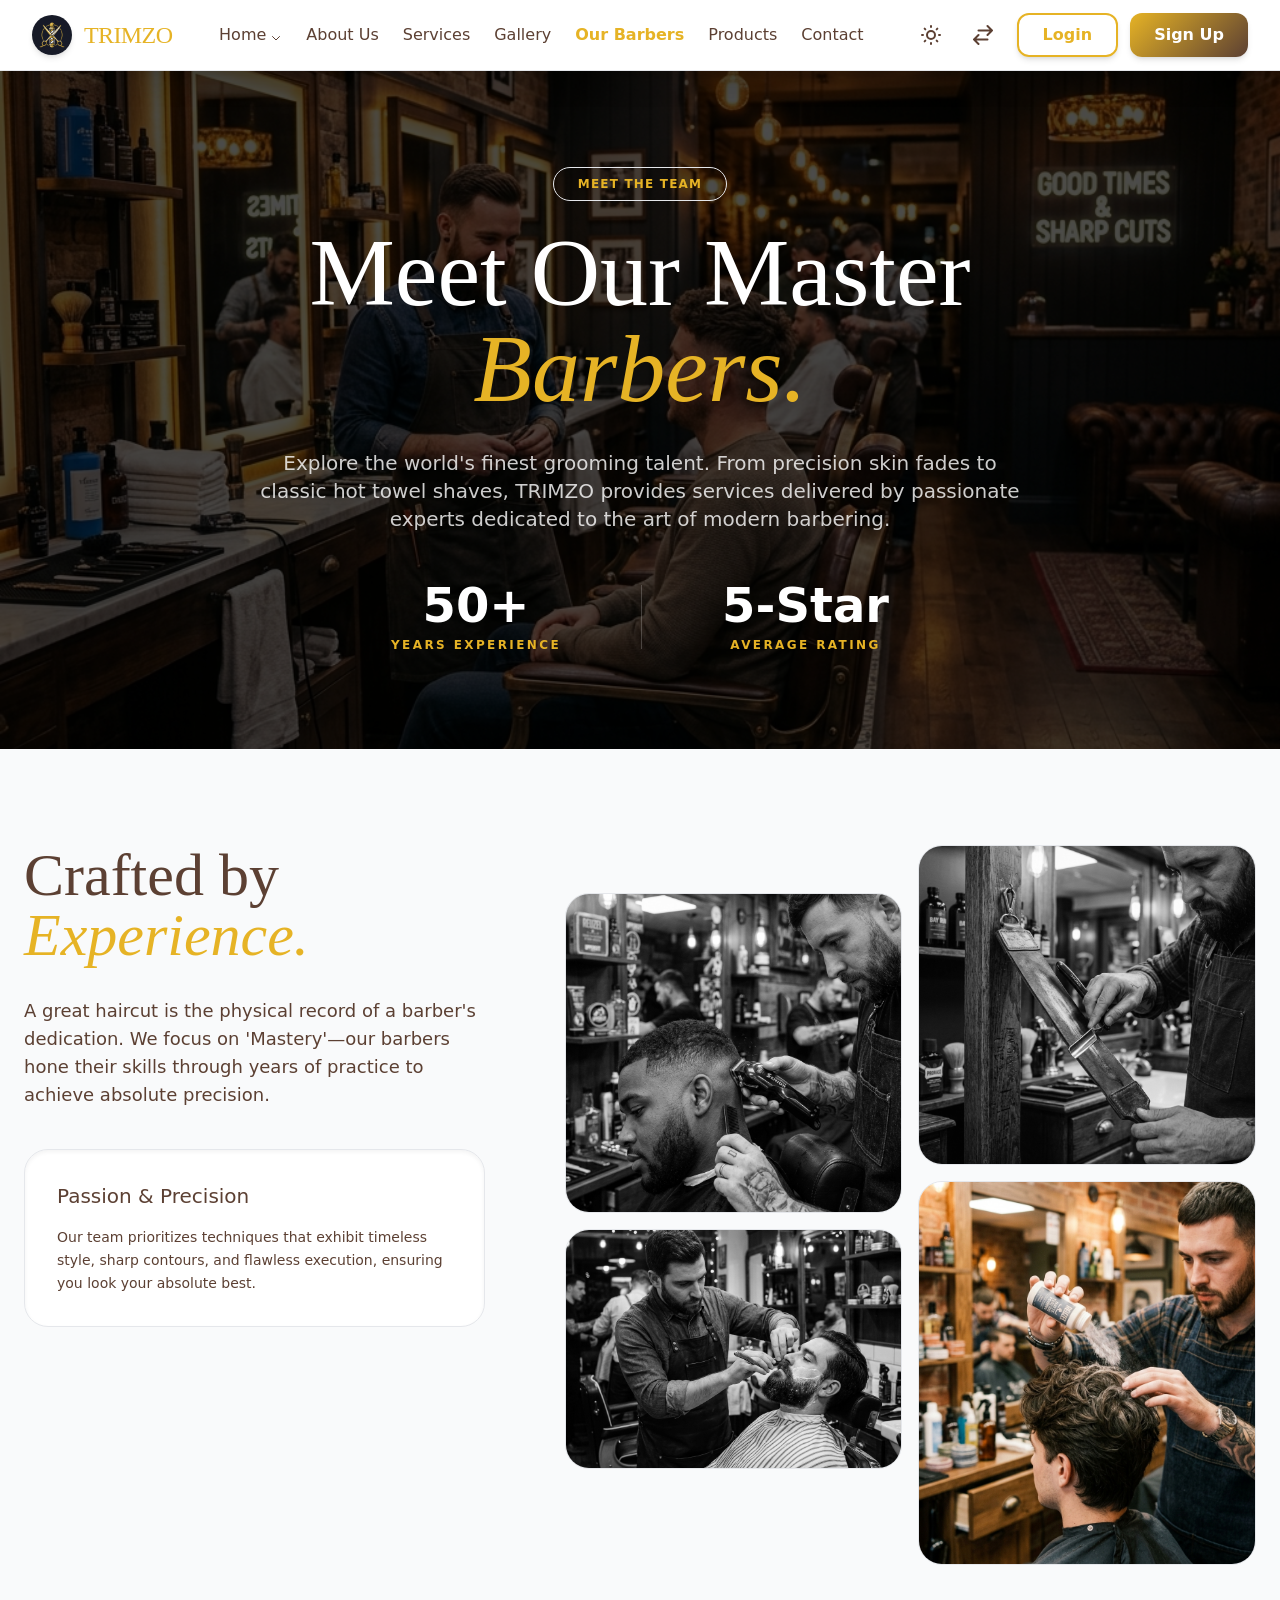
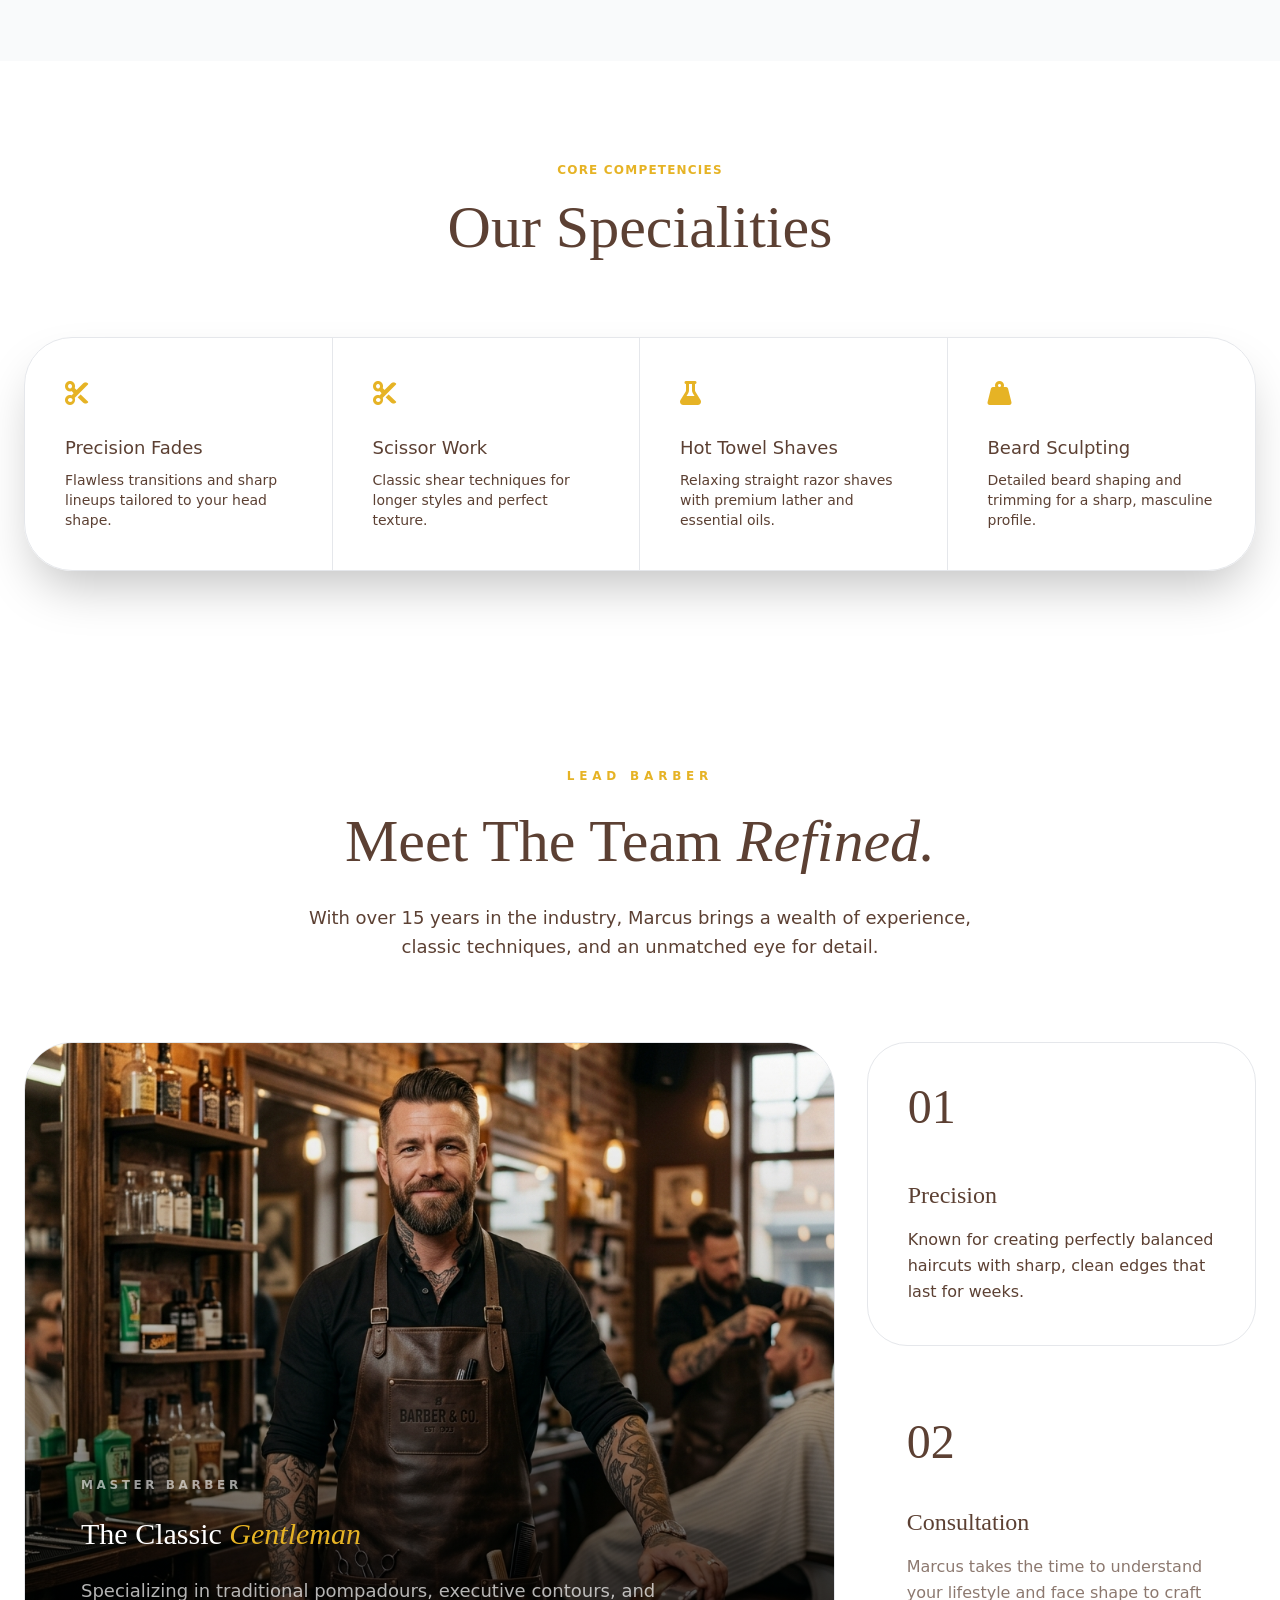
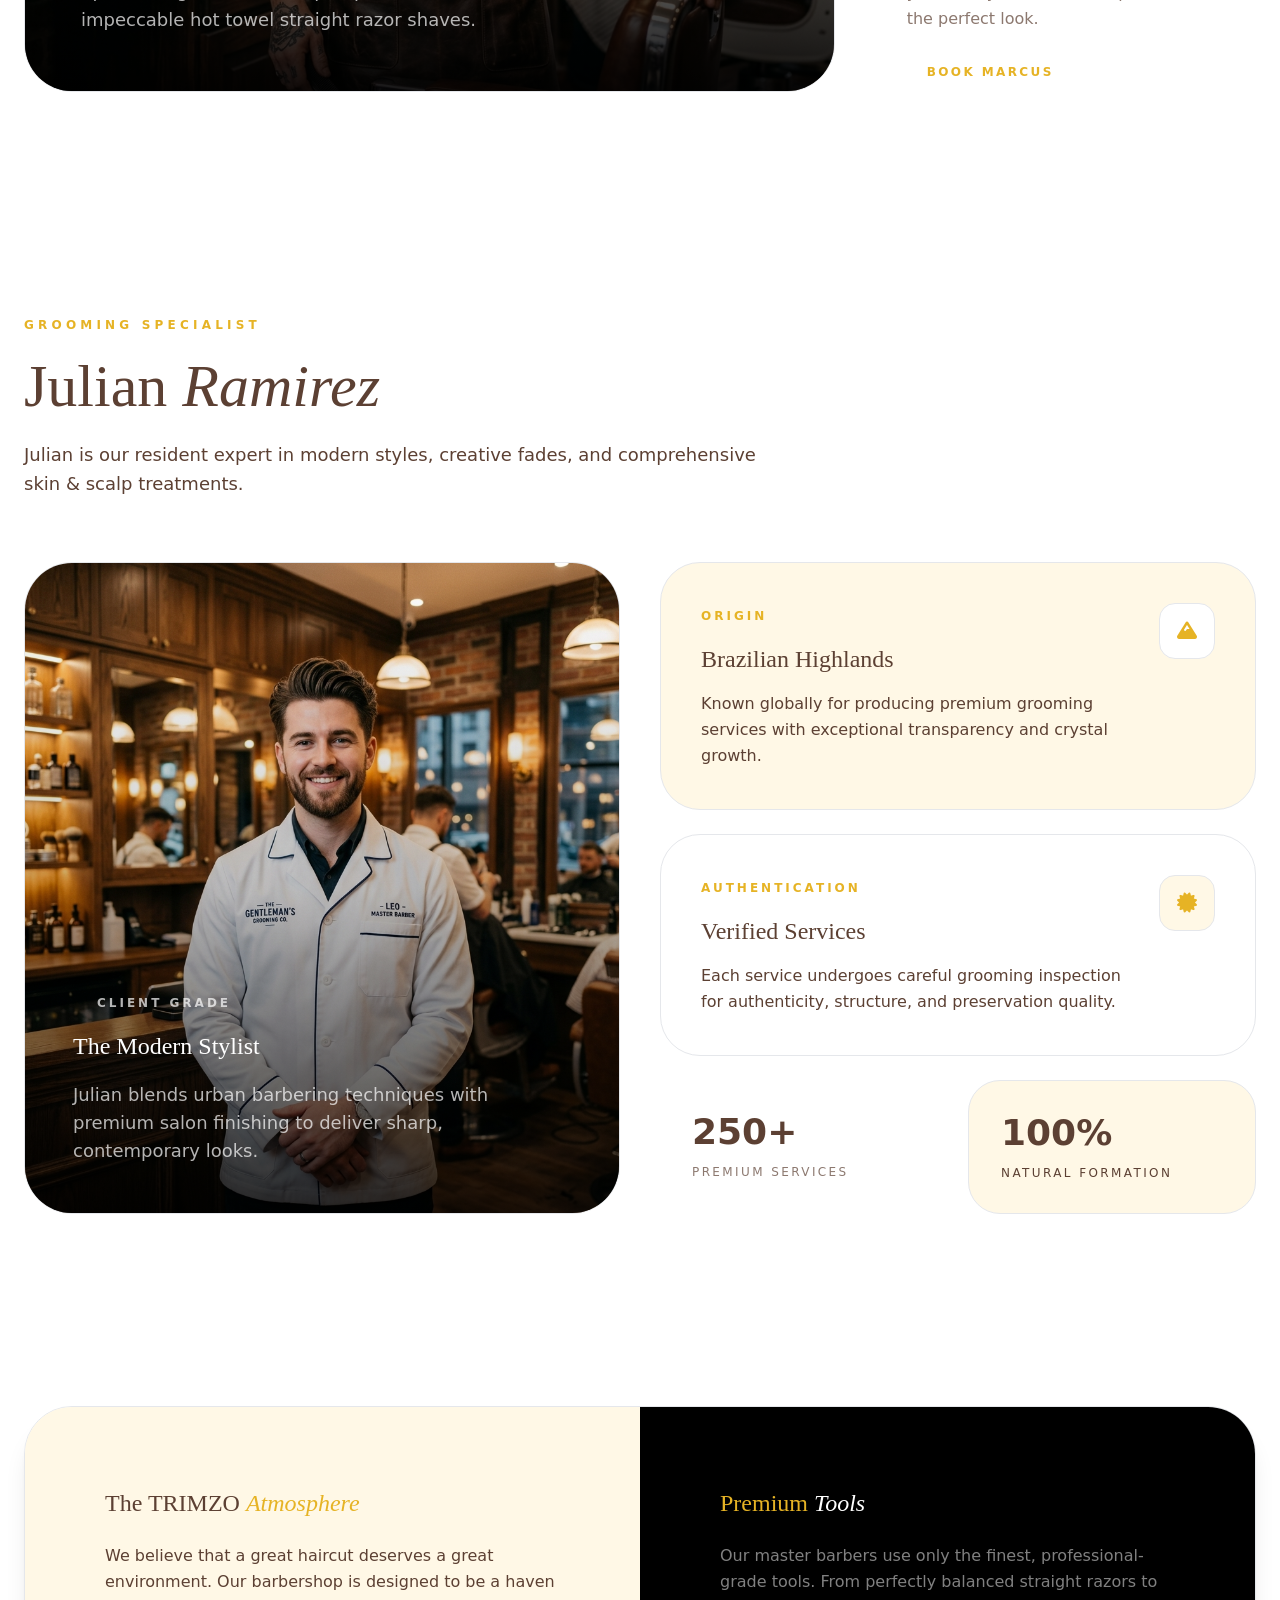
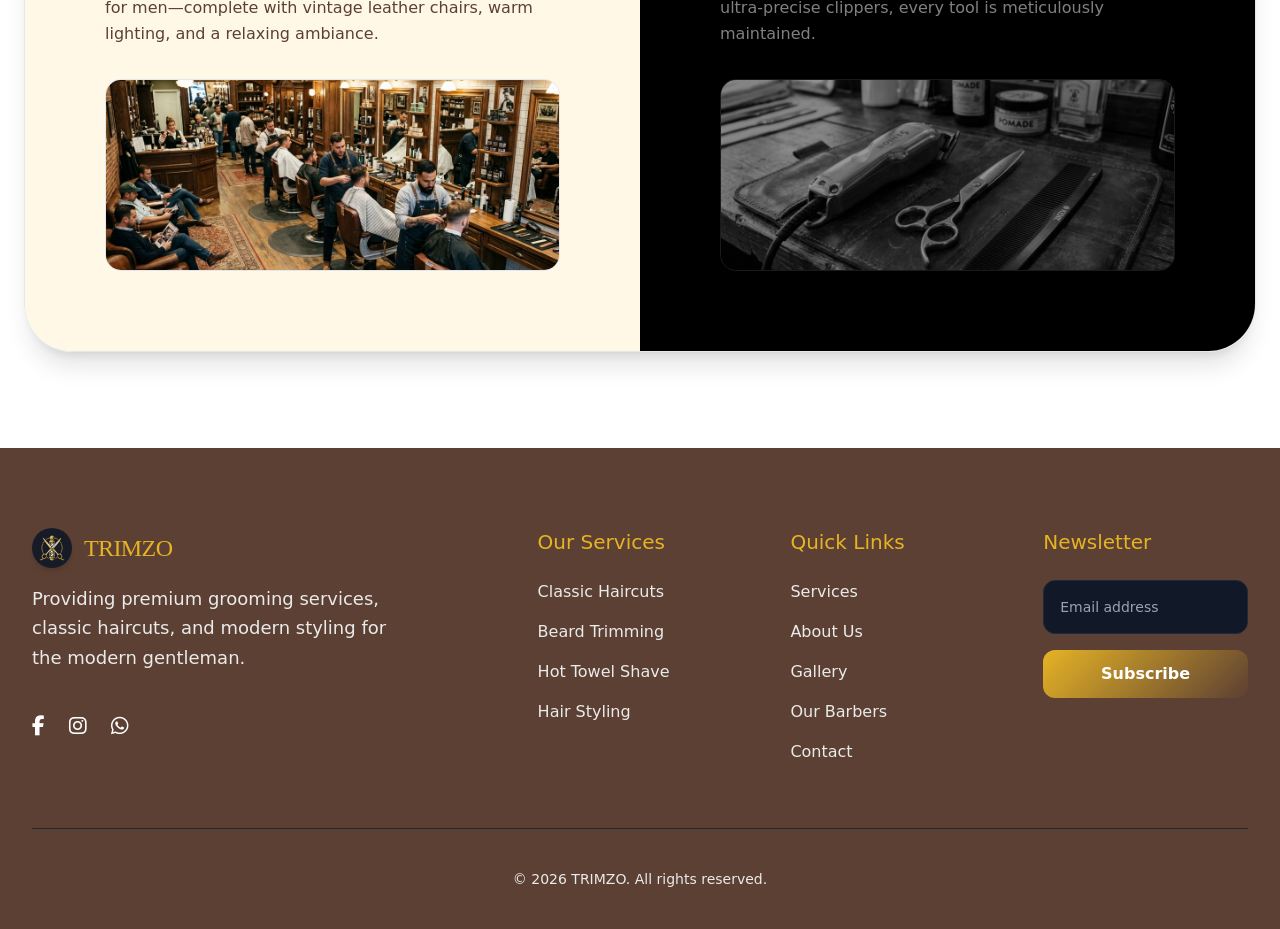
<file: barbers.html>
<!DOCTYPE html>
<html lang="en" dir="ltr" data-theme="light">

<head>
    <meta charset="UTF-8">
    <meta name="viewport" content="width=device-width, initial-scale=1.0">
    <link rel="icon" href="./assets/favicon.svg" type="image/svg+xml">
    <link rel="stylesheet" href="https://cdnjs.cloudflare.com/ajax/libs/font-awesome/6.5.2/css/all.min.css">
    <title>Grooming | TRIMZO</title>

    <script src="tailwind.js"></script>
    <link rel="stylesheet" href="./assets/css/theme.css">
</head>

<body class="antialiased flex flex-col min-h-screen">

    <header class="sticky top-0 z-50 transition-colors duration-300 shadow-xl border-b border-border bg-background" id="main-header">
        <nav class="container mx-auto px-4 sm:px-6 lg:px-8 py-3 flex items-center justify-between h-[70px]">
            <a href="index.html" class="flex items-center gap-3">
                <img src="./assets/logo.png" alt="Trimzo Logo" class="h-10 w-10 object-contain rounded-full shadow-md" />
                <div class="text-2xl font-serif font-medium tracking-tight flex flex-col justify-center">    
                    <span style="color: #E6B325;">TRIMZO</span>
                </div>
            </a>

            <div class="hidden xl:flex items-center space-x-6">
                <div class="flex space-x-6 rtl:space-x-reverse rtl:ml-6 text-primary-text font-medium">
                    <div class="dropdown-wrapper">
                        <button class="nav-link flex items-center" id="home-dropdown-btn">
                            Home
                            <svg class="w-3 h-3 ml-1 relative top-[2.5px] transition-transform duration-200 text-primary-text" fill="none" stroke="currentColor" viewBox="0 0 24 24"><path stroke-linecap="round" stroke-linejoin="round" stroke-width="2" d="M19 9l-7 7-7-7"></path></svg>
                        </button>
                        <div class="dropdown-menu">
                            <a href="index.html">Home 1</a>
                            <a href="home2.html">Home 2</a>
                        </div>
                    </div>
<a href="about.html" class="nav-link">About Us</a>
<a href="services.html" class="nav-link">Services</a>
<a href="gallery.html" class="nav-link">Gallery</a>
<a href="barbers.html" class="nav-link">Our Barbers</a>
<a href="products.html" class="nav-link">Products</a>
<a href="contact.html" class="nav-link">Contact</a>
                </div>

                <div class="w-px h-6 bg-border mx-3"></div>
                
                <div class="flex items-center space-x-4">
                    <button id="theme-toggle" class="icon-btn text-primary-text hover:text-accent p-1.5 rounded-full transition duration-200">
                        <svg class="w-6 h-6 light-icon" fill="none" stroke="currentColor" viewBox="0 0 24 24"><path stroke-linecap="round" stroke-linejoin="round" stroke-width="2" d="M12 3v1m0 16v1m9-9h-1M4 12H3m15.364 6.364l-.707-.707M6.343 6.343l-.707-.707m12.728 0l-.707.707M6.343 17.657l-.707.707M16 12a4 4 0 11-8 0 4 4 0 018 0z"></path></svg>
                        <svg class="w-6 h-6 dark-icon hidden" fill="none" stroke="currentColor" viewBox="0 0 24 24"><path stroke-linecap="round" stroke-linejoin="round" stroke-width="2" d="M20.354 15.354A9 9 0 018.646 3.646 9.003 9.003 0 0012 21a9.003 9.003 0 008.354-5.646z"></path></svg>
                    </button>
                    <button id="lang-icon" class="text-primary-text hover:text-accent p-1.5 rounded-full transition duration-200">
<svg class="w-6 h-6" fill="none" stroke="currentColor" viewBox="0 0 24 24" xmlns="http://www.w3.org/2000/svg">
  <path stroke-linecap="round" stroke-linejoin="round" stroke-width="2" d="M7.5 21 3 16.5m0 0L7.5 12M3 16.5h13.5m0-13.5L21 7.5m0 0L16.5 12M21 7.5H7.5" />
</svg>                    </button>
                    <div class="flex items-center gap-3 ml-3">
                        <a href="login.html" class="btn-outline px-6 py-2 rounded-xl font-bold shadow-md">Login</a>
                        <a href="signup.html" class="book-btn px-6 py-2.5 rounded-xl font-bold shadow-md">Sign Up</a>
                    </div>
                </div>
            </div>

            <div class="xl:hidden flex items-center">
                <button id="mobile-menu-open" class="icon-btn text-primary-text hover:text-accent p-1.5 rounded-full"><svg class="w-7 h-7" fill="none" stroke="currentColor" viewBox="0 0 24 24"><path stroke-linecap="round" stroke-linejoin="round" stroke-width="2" d="M4 6h16M4 12h16M4 18h16" /></svg></button>
            </div>
        </nav>
    </header>

    <main class="flex-grow">
        <!-- SECTION 1: BARBER HERO -->
        <section class="relative min-h-[60vh] flex items-center justify-center py-24 overflow-hidden">
            <!-- Background Image -->
            <div class="absolute inset-0 z-0">
                <img src="./assets/contact_hero.png" class="w-full h-full object-cover">
                <div class="absolute inset-0 bg-black/70"></div>
            </div>
            
            <div class="container mx-auto px-6 relative z-10 text-center text-white">
                <span class="inline-block px-6 py-2 rounded-full bg-accent/20 text-accent border border-accent/30 font-bold text-xs uppercase tracking-widest mb-6">
                    Meet The Team
                </span>
                <h1 class="text-5xl md:text-7xl lg:text-8xl font-serif font-medium mb-8 leading-tight">
                    Meet Our Master <br><span class="italic text-accent">Barbers.</span>
                </h1>
                <p class="text-white/80 text-lg md:text-xl leading-relaxed max-w-3xl mx-auto mb-12">
                    Explore the world's finest grooming talent. From precision skin fades to classic
                    hot towel shaves, TRIMZO provides services delivered by passionate experts dedicated to
                    the art of modern barbering.
                </p>
                <div class="flex flex-wrap items-center justify-center gap-12 md:gap-20">
                    <div>
                        <div class="text-4xl md:text-5xl font-bold text-white mb-2">50+</div>
                        <div class="text-xs uppercase tracking-[0.2em] text-accent font-bold">Years Experience</div>
                    </div>
                    <div class="w-px h-16 bg-white/20 hidden md:block"></div>
                    <div>
                        <div class="text-4xl md:text-5xl font-bold text-white mb-2">5-Star</div>
                        <div class="text-xs uppercase tracking-[0.2em] text-accent font-bold">Average Rating</div>
                    </div>
                </div>
            </div>
        </section>
        <!-- SECTION 2: THE STAGGERED MOSAIC (AESTHETIC SPOTLIGHT) -->
        <section class="py-24 bg-background-alt overflow-hidden">
            <div class="container mx-auto px-6">
                <div class="flex flex-col lg:flex-row gap-20">
                    <div class="w-full lg:w-2/5">
                        <h2 class="text-4xl md:text-6xl font-serif font-medium text-primary-text mb-8">Crafted by <br><span
                                class="italic text-accent">Experience.</span></h2>
                        <p class="text-secondary-text text-lg mb-10">A great haircut is the physical record of a barber's
                            dedication. We focus on 'Mastery'—our barbers hone their skills through years of practice to
                            achieve absolute precision.</p>
                        <div class="relative p-8 rounded-3xl bg-background border border-border shadow-inner">
                            <h4 class="font-medium text-xl mb-4 text-primary-text">Passion & Precision</h4>
                            <p class="text-sm text-secondary-text leading-relaxed">Our team prioritizes
                                techniques that exhibit timeless style, sharp contours, and flawless execution, ensuring you look your
                                absolute best.</p>
                        </div>
                    </div>
                    <div class="w-full lg:w-3/5 grid grid-cols-2 gap-4">
                        <div class="space-y-4 pt-12">
                            <div class="rounded-3xl overflow-hidden h-80 border border-border">
                                <img src="./assets/barber_action1.png"
                                    class="w-full h-full object-cover grayscale hover:grayscale-0 transition-all duration-700">
                            </div>
                            <div class="rounded-3xl overflow-hidden h-60 border border-border">
                                <img src="./assets/barber_action2.png"
                                    class="w-full h-full object-cover grayscale hover:grayscale-0 transition-all duration-700">
                            </div>
                        </div>
                        <div class="space-y-4">
                            <div class="rounded-3xl overflow-hidden h-80 border border-border ">
                                <img src="./assets/barber_action3.png"
                                    class="w-full h-full object-cover grayscale hover:grayscale-0 transition-all duration-700">
                            </div>
                            <div class="rounded-3xl overflow-hidden h-96 border border-border">
                                <img src="./assets/svc_grid4.png" class="w-full h-full object-cover">
                            </div>
                        </div>
                    </div>
                </div>
            </div>
        </section>

        <!-- SECTION 3: SCIENTIFIC PROPERTY CARDS (VERTICAL LAYOUT) -->
        <section class="py-24 bg-background">
            <div class="container mx-auto px-6">
                <div class="text-center mb-20">
                    <span class="text-accent font-bold text-xs uppercase tracking-widest">Core Competencies</span>
                    <h2 class="text-4xl md:text-6xl font-serif font-medium text-primary-text mt-4">Our Specialities</h2>
                </div>
                <div
                    class="grid grid-cols-1 md:grid-cols-4 gap-0 border border-border rounded-[3rem] overflow-hidden shadow-2xl">
                    <div
                        class="p-10 border-b md:border-b-0 md:border-r border-border hover:bg-hover transition-colors group">
                        <div class="text-accent text-2xl mb-6 group-hover:scale-110 transition-transform"><i
                                class="fas fa-scissors"></i></div>
                        <h5 class="font-medium text-lg mb-2">Precision Fades</h5>
                        <p class="text-sm text-secondary-text">Flawless transitions and sharp lineups tailored to your head shape.</p>
                    </div>
                    <div
                        class="p-10 border-b md:border-b-0 md:border-r border-border hover:bg-hover transition-colors group">
                        <div class="text-accent text-2xl mb-6 group-hover:scale-110 transition-transform"><i
                                class="fas fa-cut"></i></div>
                        <h5 class="font-medium text-lg mb-2">Scissor Work</h5>
                        <p class="text-sm text-secondary-text">Classic shear techniques for longer styles and perfect texture.</p>
                    </div>
                    <div
                        class="p-10 border-b md:border-b-0 md:border-r border-border hover:bg-hover transition-colors group">
                        <div class="text-accent text-2xl mb-6 group-hover:scale-110 transition-transform"><i
                                class="fas fa-flask"></i></div>
                        <h5 class="font-medium text-lg mb-2">Hot Towel Shaves</h5>
                        <p class="text-sm text-secondary-text">Relaxing straight razor shaves with premium lather and essential oils.
                        </p>
                    </div>
                    <div class="p-10 hover:bg-hover transition-colors group">
                        <div class="text-accent text-2xl mb-6 group-hover:scale-110 transition-transform"><i
                                class="fas fa-weight-hanging"></i></div>
                        <h5 class="font-medium text-lg mb-2">Beard Sculpting</h5>
                        <p class="text-sm text-secondary-text">Detailed beard shaping and trimming for a sharp, masculine profile.</p>
                    </div>
                </div>
            </div>
        </section>
        <!-- SECTION 4 : CRYSTAL COLLECTION SHOWCASE -->
        <section class="py-24 bg-background overflow-hidden transition-colors duration-300">
            <div class="container mx-auto px-6">

                <!-- Heading -->
                <div class="max-w-4xl mx-auto text-center mb-20">
                    <span class="uppercase tracking-[0.4em] text-xs font-bold text-accent">
                        Lead Barber
                    </span>

                    <h2 class="mt-6 text-4xl md:text-6xl font-serif font-medium text-primary-text leading-tight">
                        Meet The Team
                        <span class="italic text-accent-light">Refined.</span>
                    </h2>

                    <p class="mt-8 text-secondary-text text-lg leading-relaxed max-w-2xl mx-auto">
                        With over 15 years in the industry, Marcus brings a wealth of experience,
                        classic techniques, and an unmatched eye for detail.
                    </p>
                </div>

                <!-- Grid -->
                <div class="grid lg:grid-cols-3 gap-8">

                    <!-- Featured Image -->
                    <div
                        class="lg:col-span-2 relative rounded-[3rem] overflow-hidden h-[650px] group border border-border">

                        <img src="./assets/barber_portrait_marcus.png"
                            class="w-full h-full object-cover transition duration-1000 group-hover:scale-105">

                        <div class="absolute inset-0 bg-gradient-to-t from-black/90 via-black/20 to-transparent"></div>

                        <div class="absolute bottom-0 left-0 p-10 md:p-14 text-white">

                            <span class="uppercase tracking-[0.3em] text-xs text-white/60 font-bold">
                                Master Barber
                            </span>

                            <h3 class="text-2xl md:text-3xl font-serif font-medium mt-5 mb-6">
                                The Classic
                                <span class="italic text-accent">Gentleman</span>
                            </h3>

                            <p class="text-white/70 max-w-xl leading-relaxed text-lg">
                                Specializing in traditional pompadours, executive contours, and impeccable hot towel straight razor shaves.
                            </p>

                        </div>
                    </div>

                    <!-- Side Cards -->
                    <div class="flex flex-col gap-8">

                        <!-- Card -->
                        <div
                            class="border border-border bg-background rounded-[2.5rem] p-10 hover:bg-hover transition-all duration-500 group">

                            <div class="flex items-center justify-between mb-12">
                                <span class="text-5xl font-serif text-secondary-text/20">
                                    01
                                </span>

                                <div class="w-12 h-[1px] bg-border"></div>
                            </div>

                            <h4 class="text-2xl font-serif font-medium mb-4 text-primary-text">
                                Precision
                            </h4>

                            <p class="text-secondary-text leading-relaxed">
                                Known for creating perfectly balanced haircuts with sharp, clean edges that last for weeks.
                            </p>
                        </div>

                        <!-- Dark Accent Card -->
                        <div class="bg-primary-text text-background rounded-[2.5rem] p-10 relative overflow-hidden">

                            <div class="absolute top-0 right-0 w-40 h-40 bg-white/5 rounded-full blur-3xl"></div>

                            <span class="text-5xl font-serif text-secondary-text/20">
                                02
                            </span>

                            <h4 class="text-2xl font-serif font-medium mt-10 mb-4">
                                Consultation
                            </h4>

                            <p class="opacity-70 leading-relaxed mb-8">
                                Marcus takes the time to understand your lifestyle and face shape to craft the perfect look.
                            </p>

                            <div
                                class="flex items-center gap-3 text-xs uppercase tracking-[0.2em] font-bold text-accent">
                                <div class="w-2 h-2 rounded-full bg-accent"></div>
                                Book Marcus
                            </div>
                        </div>

                    </div>
                </div>

            </div>
        </section>
        <!-- SECTION 5 : PREMIUM Service SHOWCASE -->
        <section class="py-24 bg-background overflow-hidden transition-colors duration-300">
            <div class="container mx-auto px-6">

                <!-- Top Heading -->
                <div class="max-w-3xl mb-16">
                    <span class="text-accent uppercase tracking-[0.35em] text-xs font-bold">
                        Grooming Specialist
                    </span>

                    <h2 class="mt-5 text-4xl md:text-6xl font-serif font-medium text-primary-text leading-tight">
                        Julian
                        <span class="italic text-accent-light">Ramirez</span>
                    </h2>

                    <p class="mt-6 text-secondary-text text-lg leading-relaxed">
                        Julian is our resident expert in modern styles, creative fades, and comprehensive skin & scalp treatments.
                    </p>
                </div>

                <!-- Main Layout -->
                <div class="grid lg:grid-cols-2 gap-10 items-center">

                    <!-- Left Image Card -->
                    <div class="relative group overflow-hidden rounded-[3rem] border border-border">

                        <img src="./assets/barber_portrait_julian.png"
                            class="w-full h-[500px] md:h-[650px] object-cover transition duration-1000 group-hover:scale-105">

                        <!-- Overlay -->
                        <div class="absolute inset-0 bg-gradient-to-t from-black/80 via-black/20 to-transparent"></div>

                        <!-- Floating Info -->
                        <div class="absolute bottom-0 left-0 p-8 md:p-12 text-white">

                            <div class="flex items-center gap-3 mb-5">
                                <div class="w-3 h-3 rounded-full bg-accent"></div>

                                <span class="uppercase tracking-[0.25em] text-xs font-bold text-white/70">
                                    Client Grade
                                </span>
                            </div>

                            <h3 class="text-2xl font-serif font-medium leading-tight mb-5">
                                The Modern Stylist
                            </h3>

                            <p class="text-white/70 leading-relaxed max-w-xl text-sm md:text-lg">
                                Julian blends urban barbering techniques with premium salon finishing to deliver sharp, contemporary looks.
                            </p>

                        </div>
                    </div>

                    <!-- Right Content -->
                    <div class="space-y-6">

                        <!-- Card -->
                        <div
                            class="bg-hover border border-border rounded-[2.5rem] p-8 md:p-10 hover:shadow-xl transition-all duration-500">

                            <div class="flex items-start justify-between gap-5">

                                <div>
                                    <span class="text-accent text-xs uppercase tracking-[0.25em] font-bold">
                                        Origin
                                    </span>

                                    <h4 class="text-2xl font-serif font-medium text-primary-text mt-4 mb-4">
                                        Brazilian Highlands
                                    </h4>

                                    <p class="text-secondary-text leading-relaxed">
                                        Known globally for producing premium grooming services
                                        with exceptional transparency and crystal growth.
                                    </p>
                                </div>

                                <div
                                    class="w-14 h-14 rounded-2xl bg-background border border-border flex items-center justify-center shrink-0">
                                    <i class="fas fa-mountain text-accent text-xl"></i>
                                </div>

                            </div>
                        </div>

                        <!-- Card -->
                        <div
                            class="bg-background border border-border rounded-[2.5rem] p-8 md:p-10 hover:bg-hover transition-all duration-500">

                            <div class="flex items-start justify-between gap-5">

                                <div>
                                    <span class="text-accent text-xs uppercase tracking-[0.25em] font-bold">
                                        Authentication
                                    </span>

                                    <h4 class="text-2xl font-serif font-medium text-primary-text mt-4 mb-4">
                                        Verified Services
                                    </h4>

                                    <p class="text-secondary-text leading-relaxed">
                                        Each service undergoes careful grooming inspection
                                        for authenticity, structure, and preservation quality.
                                    </p>
                                </div>

                                <div
                                    class="w-14 h-14 rounded-2xl bg-hover border border-border flex items-center justify-center shrink-0">
                                    <i class="fas fa-certificate text-accent text-xl"></i>
                                </div>

                            </div>
                        </div>

                        <!-- Stats -->
                        <div class="grid grid-cols-2 gap-5">

                            <div class="bg-primary-text text-background rounded-[2rem] p-8">
                                <div class="text-4xl font-bold mb-3">250+</div>
                                <div class="uppercase tracking-[0.2em] text-xs opacity-70">
                                    Premium Services
                                </div>
                            </div>

                            <div class="bg-hover border border-border rounded-[2rem] p-8">
                                <div class="text-4xl font-bold text-primary-text mb-3">
                                    100%
                                </div>

                                <div class="uppercase tracking-[0.2em] text-xs text-secondary-text">
                                    Natural Formation
                                </div>
                            </div>

                        </div>

                    </div>
                </div>

            </div>
        </section>

        <!-- SECTION 6: OPTICAL PROPERTIES (SPLIT DARK/LIGHT LAYOUT) -->
        <section class="py-24 bg-background">
            <div class="container mx-auto px-6">
                <div
                    class="flex flex-col lg:flex-row items-stretch border border-border rounded-[3rem] overflow-hidden shadow-xl">
                    <div class="w-full lg:w-1/2 p-12 md:p-20 bg-hover">
                        <h3 class="text-2xl font-serif font-medium text-primary-text mb-6">The TRIMZO <span
                                class="text-accent italic">Atmosphere</span></h3>
                        <p class="text-secondary-text leading-relaxed mb-8">We believe that a great haircut deserves a great environment. Our barbershop is designed to be a haven for men—complete with vintage leather chairs, warm lighting, and a relaxing ambiance.</p>
                        <div class="w-full h-48 rounded-2xl overflow-hidden border border-border">
                            <img src="./assets/about_hero_new.png" class="w-full h-full object-cover">
                        </div>
                    </div>
                    <div class="w-full lg:w-1/2 p-12 md:p-20 bg-[#000] text-white">
                        <h3 class="text-2xl font-serif font-medium text-accent mb-6">Premium <span
                                class="italic text-white">Tools</span></h3>
                        <p class="text-white/50 leading-relaxed mb-8">Our master barbers use only the finest, professional-grade tools. From perfectly balanced straight razors to ultra-precise clippers, every tool is meticulously maintained.</p>
                        <div class="w-full h-48 rounded-2xl overflow-hidden border border-white/10 grayscale">
                            <img src="./assets/svc_grid2.png" class="w-full h-full object-cover opacity-60">
                        </div>
                    </div>
                </div>
            </div>
        </section>
    </main>

    <div id="mobile-menu-drawer" class="fixed inset-0 z-50 pointer-events-none transition-all duration-300">
        <div id="drawer-backdrop" class="absolute inset-0 bg-black opacity-0 transition-opacity duration-300 pointer-events-none"></div>
        <div id="drawer-content" class="absolute top-0 left-0 right-0 bg-background rounded-b-2xl shadow-2xl p-6 xl:hidden max-h-[85vh] overflow-y-auto transform translate-y-[-100%] transition-transform duration-300 ease-out">
            <div class="flex justify-between items-center pb-4 border-b border-border">
                <a href="index.html" class="flex items-center gap-3">
                    <img src="./assets/logo.png" alt="Trimzo Logo" class="h-10 w-10 object-contain rounded-full shadow-md" />
                    <div class="text-2xl font-serif font-medium tracking-wide flex flex-col justify-center">
                        <span style="color: #E6B325;">TRIMZO</span>
                    </div>
                </a>
                <button id="mobile-menu-close" class="text-primary-text hover:text-accent"><svg class="w-6 h-6" fill="none" stroke="currentColor" viewBox="0 0 24 24"><path stroke-linecap="round" stroke-linejoin="round" stroke-width="2" d="M6 18L18 6M6 6l12 12"></path></svg></button>
            </div>
            <nav class="flex flex-col space-y-2 py-4">
                <div>
                    <button class="block text-primary-text font-semibold text-lg py-2 w-full ltr:text-left rtl:text-right flex justify-between items-center" id="mobile-homes-toggle">
                        Home <svg class="w-4 h-4 transform transition-transform duration-200 text-primary-text" id="homes-icon" fill="none" stroke="currentColor" viewBox="0 0 24 24"><path stroke-linecap="round" stroke-linejoin="round" stroke-width="2" d="M19 9l-7 7-7-7"></path></svg>
                    </button>
                    <div id="mobile-homes-menu" class="hidden pl-4 flex flex-col space-y-1 mt-1 border-l-2 border-border">
                        <a href="index.html" class="block text-secondary-text hover:text-accent text-base py-1">Home 1</a>
                        <a href="home2.html" class="block text-secondary-text hover:text-accent text-base py-1">Home 2</a>
                    </div>
                </div>
<a href="about.html" class="block text-primary-text font-semibold text-lg py-2">About Us</a>
<a href="services.html" class="block text-primary-text font-semibold text-lg py-2">Services</a>
<a href="gallery.html" class="block text-primary-text font-semibold text-lg py-2">Gallery</a>
<a href="barbers.html" class="block text-primary-text font-semibold text-lg py-2">Our Barbers</a>
<a href="products.html" class="block text-primary-text font-semibold text-lg py-2">Products</a>
<a href="contact.html" class="block text-primary-text font-semibold text-lg py-2">Contact</a>
            </nav>
            <div class="pt-4 border-t border-border mt-4 flex justify-around items-center">
                <button id="mobile-lang-icon-drawer" class="flex flex-col items-center"><svg class="w-6 h-6" fill="none" stroke="currentColor" viewBox="0 0 24 24" xmlns="http://www.w3.org/2000/svg">
  <path stroke-linecap="round" stroke-linejoin="round" stroke-width="2" d="M7.5 21 3 16.5m0 0L7.5 12M3 16.5h13.5m0-13.5L21 7.5m0 0L16.5 12M21 7.5H7.5" />
</svg><span class="text-xs mt-1 text-secondary-text">RTL</span></button>
                <button id="drawer-theme-toggle" class="flex flex-col items-center">
                    <svg class="w-6 h-6 light-icon" fill="none" stroke="currentColor" viewBox="0 0 24 24"><path stroke-linecap="round" stroke-linejoin="round" stroke-width="2" d="M12 3v1m0 16v1m9-9h-1M4 12H3m15.364 6.364l-.707-.707M6.343 6.343l-.707-.707m12.728 0l-.707.707M6.343 17.657l-.707.707M16 12a4 4 0 11-8 0 4 4 0 018 0z"/></svg>
                    <svg class="w-6 h-6 dark-icon hidden" fill="none" stroke="currentColor" viewBox="0 0 24 24"><path stroke-linecap="round" stroke-linejoin="round" stroke-width="2" d="M20.354 15.354A9 9 0 018.646 3.646 9.003 9.003 0 0012 21a9.003 9.003 0 008.354-5.646z"/></svg>
                    <span class="text-xs mt-1 text-secondary-text">Theme</span>
                </button>
            </div>
            <div class="flex mt-5 gap-5 w-full">
                <a href="login.html" class="flex-1 btn-outline text-center py-1.5 rounded-xl font-bold text-sm shadow-md">Login</a>
                <a href="signup.html" class="flex-1 book-btn text-center py-2 rounded-xl font-bold text-sm shadow-md">Sign Up</a>
            </div>
        </div>
    </div>

    <footer id="main-footer" class="pt-20 transition-colors duration-300">
        <div class="container mx-auto px-4 sm:px-6 lg:px-8">
            <div class="grid grid-cols-1 sm:grid-cols-2 lg:grid-cols-5 gap-12 pb-16 border-b border-gray-800">
                <div class="lg:col-span-2">
                    <a href="index.html" class="flex items-center gap-3 mb-4">
                        <img src="./assets/logo.png" alt="Trimzo Logo" class="h-10 w-10 object-contain rounded-full shadow-md" />
                        <div class="text-2xl font-serif font-medium tracking-tight flex flex-col justify-center">    
                            <span style="color: #E6B325;">TRIMZO</span>
                        </div>
                    </a>
<p class="text-lg leading-relaxed max-w-sm !text-white-400">
Providing premium grooming services, classic haircuts, and modern styling for the modern gentleman.</p>                    <div class="flex gap-6 mt-10">
                        <a href="#" class="text-white hover:text-accent transition text-xl"><i class="fab fa-facebook-f"></i></a>
                        <a href="#" class="text-white hover:text-accent transition text-xl"><i class="fab fa-instagram"></i></a>
                        <a href="#" class="text-white hover:text-accent transition text-xl"><i class="fab fa-whatsapp"></i></a>
                    </div>
                </div>
                <div>
                    <h4 class="footer-heading font-medium text-xl mb-6">Our Services</h4>
                   <ul class="space-y-4">
    <li><a href="services.html" class="footer-link">Classic Haircuts</a></li>
    <li><a href="services.html" class="footer-link">Beard Trimming</a></li>
    <li><a href="services.html" class="footer-link">Hot Towel Shave</a></li>
    <li><a href="services.html" class="footer-link">Hair Styling</a></li>
</ul>
                </div>
                <div>
                    <h4 class="footer-heading font-medium text-xl mb-6">Quick Links</h4>
                    <ul class="space-y-4">
                        <li><a href="services.html" class="footer-link">Services</a></li>
                        <li><a href="about.html" class="footer-link">About Us</a></li>
                        <li><a href="gallery.html" class="footer-link">Gallery</a></li>
                        <li><a href="barbers.html" class="footer-link">Our Barbers</a></li>
                        <li><a href="contact.html" class="footer-link">Contact</a></li>
                    </ul>
                </div>
                <div>
                    <h4 class="footer-heading font-medium text-xl mb-6">Newsletter</h4>
                    <div class="flex flex-col space-y-4">
                        <input type="email" placeholder="Email address" class="p-4 text-sm rounded-xl bg-gray-900 border border-gray-800 focus:outline-none text-white" />
                        <button class="btn-primary font-bold py-3 rounded-xl">Subscribe</button>
                    </div>
                </div>
            </div>
            <div class="py-10 text-center text-white-500 text-sm">© 2026 TRIMZO. All rights reserved.</div>
        </div>
    </footer>

    <script>
        document.addEventListener('DOMContentLoaded', () => {
            const html = document.documentElement;

            // Drawer Control
            const menuDrawer = document.getElementById('mobile-menu-drawer');
            const menuContent = document.getElementById('drawer-content');
            const menuBackdrop = document.getElementById('drawer-backdrop');

            const openDrawer = () => {
                menuDrawer.classList.remove('pointer-events-none');
                menuContent.classList.remove('translate-y-[-100%]');
                menuBackdrop.classList.add('opacity-50', 'pointer-events-auto');
                document.body.style.overflow = 'hidden';
            };
            const closeDrawer = () => {
                menuContent.classList.add('translate-y-[-100%]');
                menuBackdrop.classList.remove('opacity-50', 'pointer-events-auto');
                setTimeout(() => { menuDrawer.classList.add('pointer-events-none'); document.body.style.overflow = ''; }, 300);
            };

            document.getElementById('mobile-menu-open').addEventListener('click', openDrawer);
            document.getElementById('mobile-menu-close').addEventListener('click', closeDrawer);
            menuBackdrop.addEventListener('click', closeDrawer);

            // Accordions
            const setupAccordion = (toggleId, menuId, iconId) => {
                const toggle = document.getElementById(toggleId);
                toggle?.addEventListener('click', () => {
                    const menu = document.getElementById(menuId);
                    const icon = document.getElementById(iconId);
                    menu.classList.toggle('hidden');
                    icon.classList.toggle('rotate-180');
                });
            };
            setupAccordion('mobile-homes-toggle', 'mobile-homes-menu', 'homes-icon');


            // Theme & RTL
            const themeToggles = [document.getElementById('theme-toggle'), document.getElementById('drawer-theme-toggle')];
            const applyTheme = (theme) => {
                html.setAttribute('data-theme', theme);
                document.querySelectorAll('.light-icon').forEach(i => i.classList.toggle('hidden', theme === 'dark'));
                document.querySelectorAll('.dark-icon').forEach(i => i.classList.toggle('hidden', theme === 'light'));
            };
            themeToggles.forEach(btn => btn.addEventListener('click', () => {
                const next = html.getAttribute('data-theme') === 'light' ? 'dark' : 'light';
                localStorage.setItem('theme', next);
                applyTheme(next);
            }));
            applyTheme(localStorage.getItem('theme') || 'light');

            const langToggles = [document.getElementById('lang-icon'), document.getElementById('mobile-lang-icon-drawer')];
            langToggles.forEach(btn => btn.addEventListener('click', () => {
                const current = localStorage.getItem('language') === 'ar' ? 'en' : 'ar';
                localStorage.setItem('language', current);
                html.setAttribute('dir', current === 'ar' ? 'rtl' : 'ltr');
            }));
            html.setAttribute('dir', localStorage.getItem('language') === 'ar' ? 'rtl' : 'ltr');

            // Active Nav Logic
            const setActiveNavLink = () => {
                const currentPath = window.location.pathname.split('/').pop() || 'index.html';

                // Desktop Links
                document.querySelectorAll('.nav-link').forEach(link => {
                    if (link.getAttribute('href') === currentPath) {
                        link.classList.add('active', 'text-accent', 'font-bold');
                    } else {
                        link.classList.remove('active', 'text-accent', 'font-bold');
                    }
                });

                // Desktop Dropdowns
                if (['index.html', 'home2.html'].includes(currentPath)) {
                    document.getElementById('home-dropdown-btn')?.classList.add('active', 'text-accent', 'font-bold');
                }

                // Mobile Links
                document.querySelectorAll('#drawer-content a').forEach(link => {
                    const href = link.getAttribute('href');
                    if (href === currentPath) {
                        link.classList.add('text-accent', 'font-bold');
                        link.classList.remove('text-primary-text', 'text-secondary-text');
                    } else {
                        if (link.closest('#mobile-homes-menu')) {
                            link.classList.add('text-secondary-text');
                            link.classList.remove('text-accent', 'font-bold');
                        } else {
                            link.classList.add('text-primary-text');
                            link.classList.remove('text-accent', 'font-bold');
                        }
                    }
                });

                // Mobile Toggles
                if (['index.html', 'home2.html'].includes(currentPath)) {
                    document.getElementById('mobile-homes-toggle')?.classList.add('text-accent', 'font-bold');
                }
            };
            setActiveNavLink();
        });
        document.addEventListener("DOMContentLoaded", function () {

            const btnMonthly = document.getElementById("btn-monthly");
            const btnSeasonal = document.getElementById("btn-seasonal");

            const monthlyPlans = document.getElementById("monthly-plans");
            const seasonalPlans = document.getElementById("seasonal-plans");

            if (!btnMonthly || !btnSeasonal || !monthlyPlans || !seasonalPlans) return;

            btnMonthly.addEventListener("click", function () {

                btnMonthly.classList.add("bg-[#E6B325]", "text-white", "shadow-lg");
                btnMonthly.classList.remove("text-primary-text");

                btnSeasonal.classList.remove("bg-[#E6B325]", "text-white", "shadow-lg");
                btnSeasonal.classList.add("text-primary-text");

                monthlyPlans.classList.remove("hidden");
                monthlyPlans.classList.add("grid");

                seasonalPlans.classList.remove("grid");
                seasonalPlans.classList.add("hidden");

            });

            btnSeasonal.addEventListener("click", function () {

                btnSeasonal.classList.add("bg-[#E6B325]", "text-white", "shadow-lg");
                btnSeasonal.classList.remove("text-primary-text");

                btnMonthly.classList.remove("bg-[#E6B325]", "text-white", "shadow-lg");
                btnMonthly.classList.add("text-primary-text");

                seasonalPlans.classList.remove("hidden");
                seasonalPlans.classList.add("grid");

                monthlyPlans.classList.remove("grid");
                monthlyPlans.classList.add("hidden");

            });

        });
    </script>
</body>

</html>
</file>
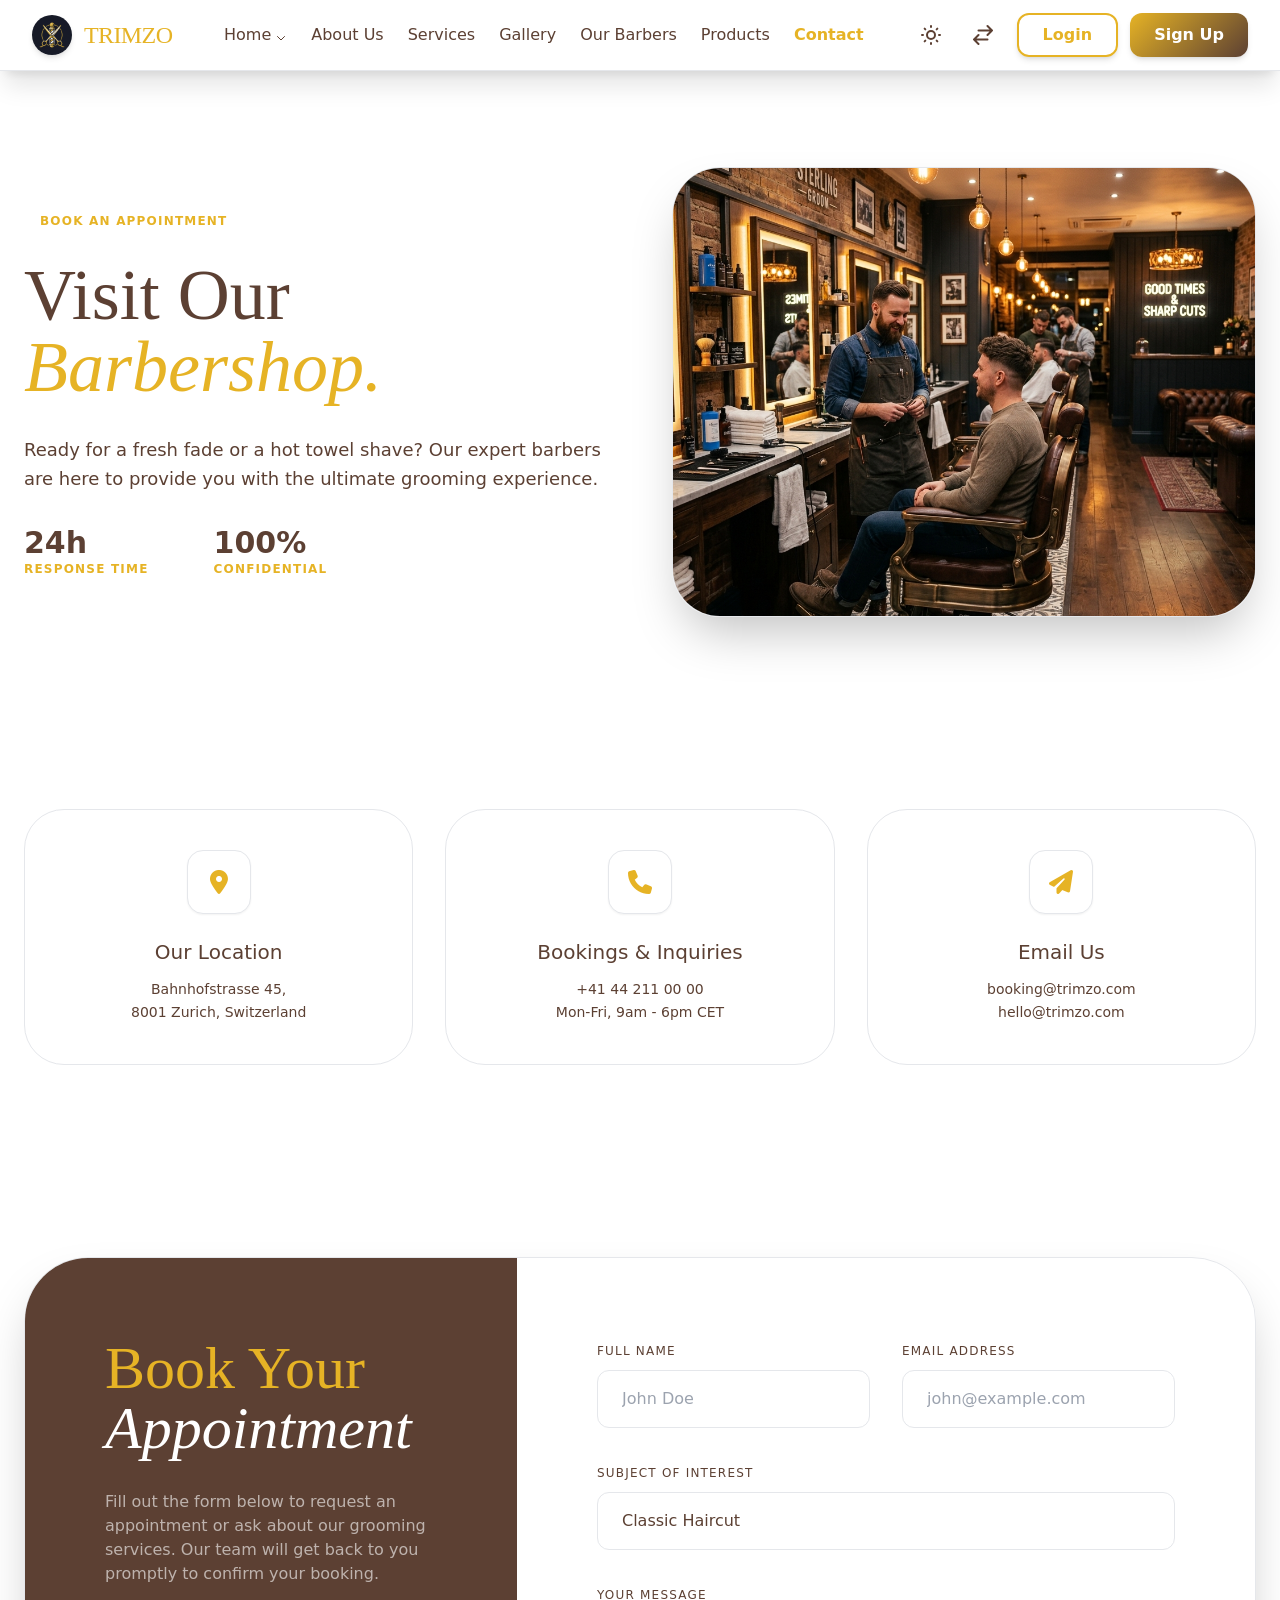
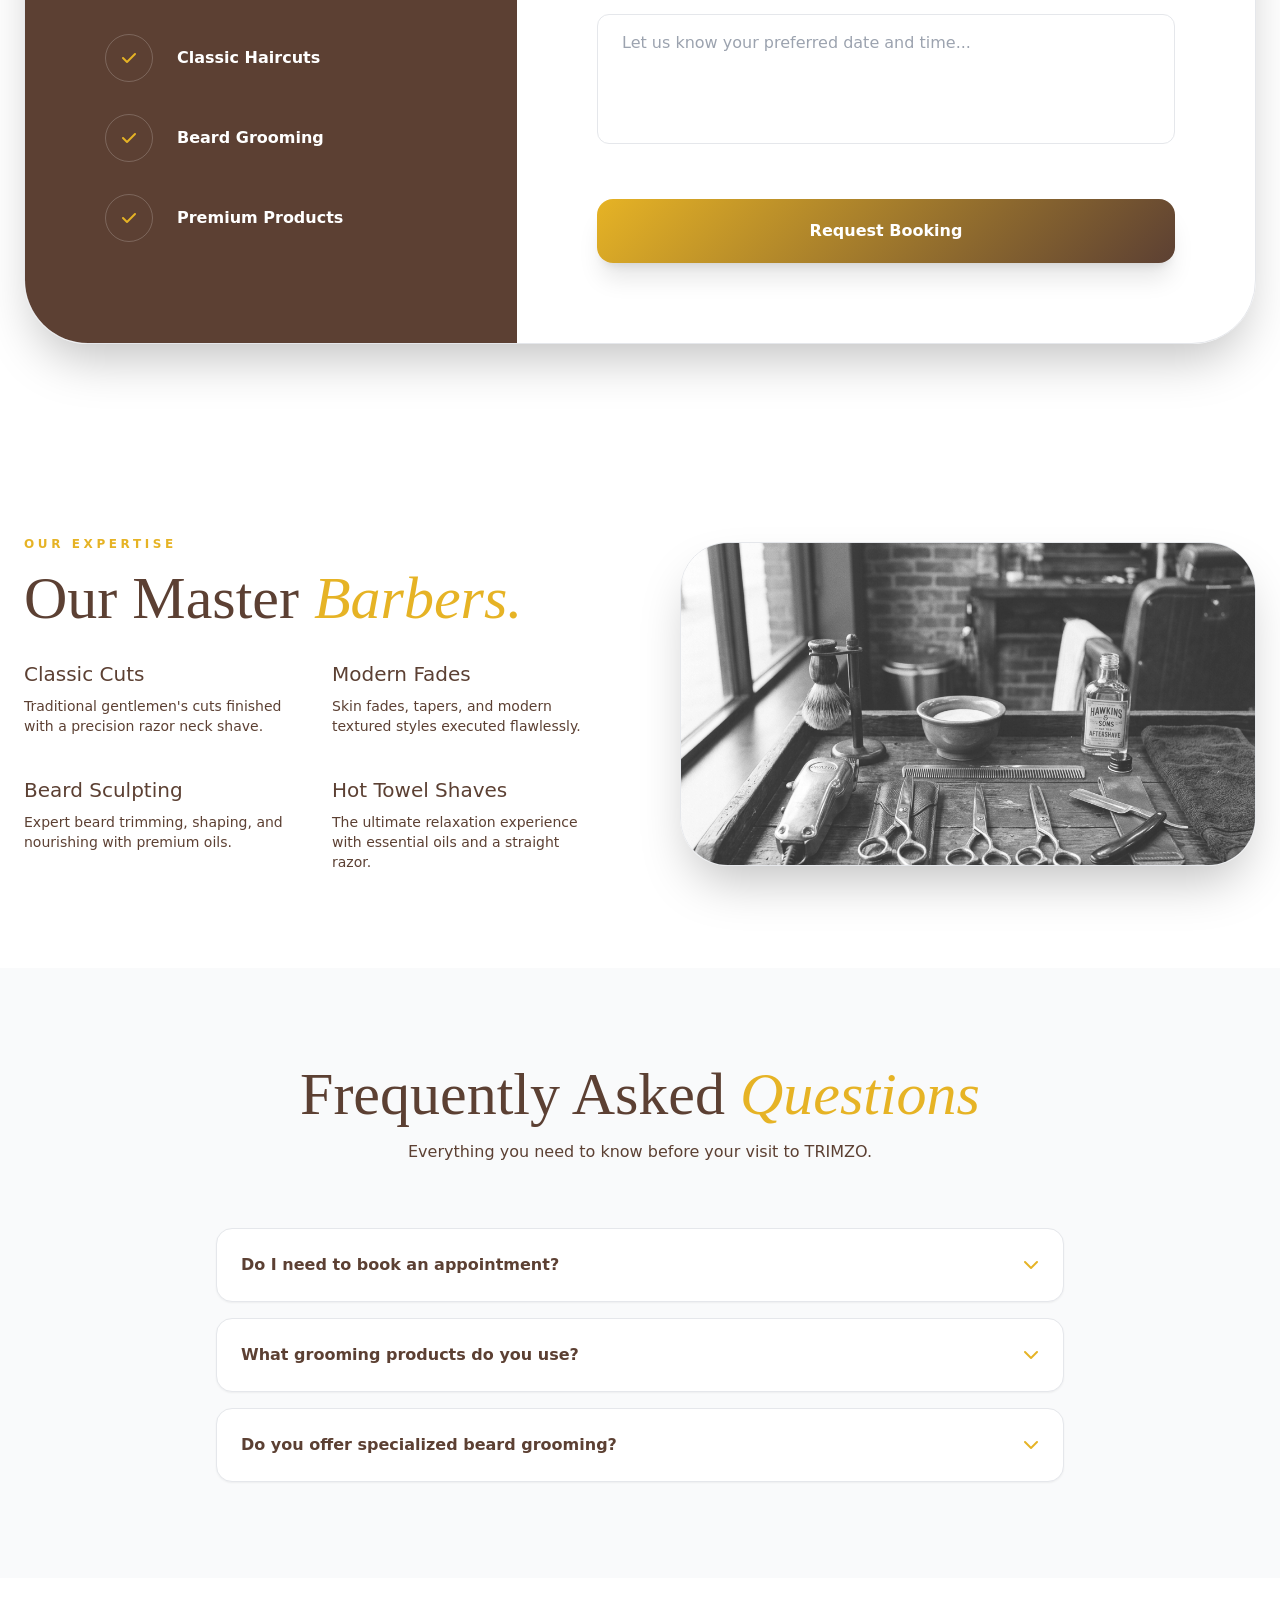
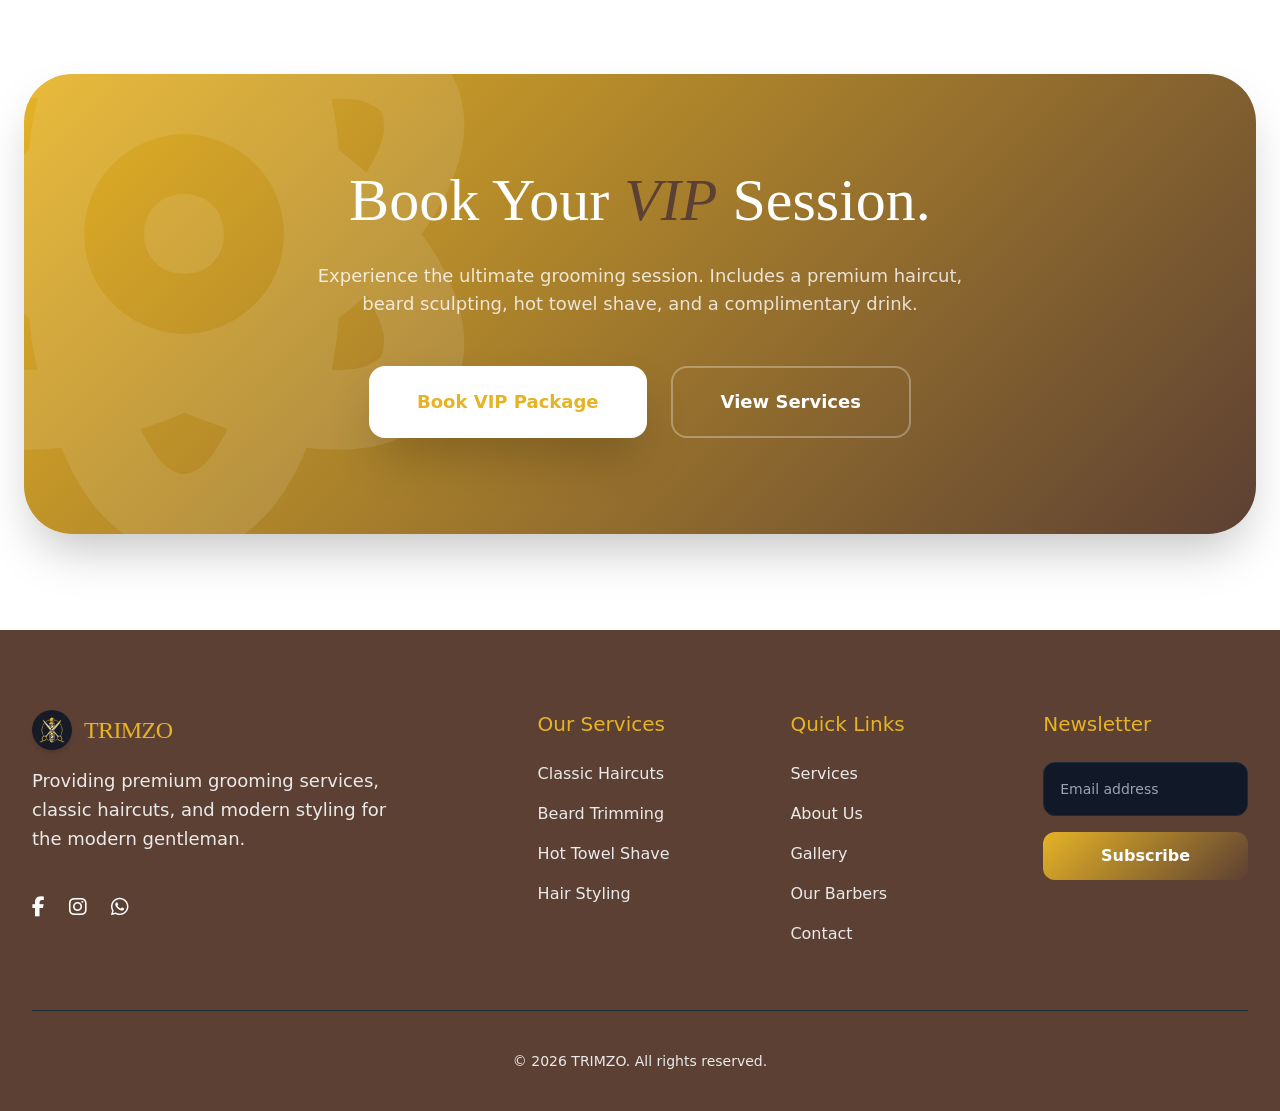
<file: contact.html>
<!DOCTYPE html>
<html lang="en" dir="ltr" data-theme="light">

<head>
    <meta charset="UTF-8">
    <meta name="viewport" content="width=device-width, initial-scale=1.0">
    <link rel="icon" href="./assets/favicon.svg" type="image/svg+xml">
    <link rel="stylesheet" href="https://cdnjs.cloudflare.com/ajax/libs/font-awesome/6.5.2/css/all.min.css">
    <title>Contact | TRIMZO</title>

    <script src="tailwind.js"></script>
    <link rel="stylesheet" href="./assets/css/theme.css">
</head>

<body class="antialiased flex flex-col min-h-screen">

    <header class="sticky top-0 z-50 transition-colors duration-300 shadow-xl border-b border-border bg-background" id="main-header">
        <nav class="container mx-auto px-4 sm:px-6 lg:px-8 py-3 flex items-center justify-between h-[70px]">
            <a href="index.html" class="flex items-center gap-3">
                <img src="./assets/logo.png" alt="Trimzo Logo" class="h-10 w-10 object-contain rounded-full shadow-md" />
                <div class="text-2xl font-serif font-medium tracking-tight flex flex-col justify-center">    
                    <span style="color: #E6B325;">TRIMZO</span>
                </div>
            </a>

            <div class="hidden xl:flex items-center space-x-6">
                <div class="flex space-x-6 rtl:space-x-reverse rtl:ml-6 text-primary-text font-medium">
                    <div class="dropdown-wrapper">
                        <button class="nav-link flex items-center" id="home-dropdown-btn">
                            Home
                            <svg class="w-3 h-3 ml-1 relative top-[2.5px] transition-transform duration-200 text-primary-text" fill="none" stroke="currentColor" viewBox="0 0 24 24"><path stroke-linecap="round" stroke-linejoin="round" stroke-width="2" d="M19 9l-7 7-7-7"></path></svg>
                        </button>
                        <div class="dropdown-menu">
                            <a href="index.html">Home 1</a>
                            <a href="home2.html">Home 2</a>
                        </div>
                    </div>
<a href="about.html" class="nav-link">About Us</a>
<a href="services.html" class="nav-link">Services</a>
<a href="gallery.html" class="nav-link">Gallery</a>
<a href="barbers.html" class="nav-link">Our Barbers</a>
<a href="products.html" class="nav-link">Products</a>
<a href="contact.html" class="nav-link">Contact</a>
                </div>

                <div class="w-px h-6 bg-border mx-3"></div>
                
                <div class="flex items-center space-x-4">
                    <button id="theme-toggle" class="icon-btn text-primary-text hover:text-accent p-1.5 rounded-full transition duration-200">
                        <svg class="w-6 h-6 light-icon" fill="none" stroke="currentColor" viewBox="0 0 24 24"><path stroke-linecap="round" stroke-linejoin="round" stroke-width="2" d="M12 3v1m0 16v1m9-9h-1M4 12H3m15.364 6.364l-.707-.707M6.343 6.343l-.707-.707m12.728 0l-.707.707M6.343 17.657l-.707.707M16 12a4 4 0 11-8 0 4 4 0 018 0z"></path></svg>
                        <svg class="w-6 h-6 dark-icon hidden" fill="none" stroke="currentColor" viewBox="0 0 24 24"><path stroke-linecap="round" stroke-linejoin="round" stroke-width="2" d="M20.354 15.354A9 9 0 018.646 3.646 9.003 9.003 0 0012 21a9.003 9.003 0 008.354-5.646z"></path></svg>
                    </button>
                    <button id="lang-icon" class="text-primary-text hover:text-accent p-1.5 rounded-full transition duration-200">
<svg class="w-6 h-6" fill="none" stroke="currentColor" viewBox="0 0 24 24" xmlns="http://www.w3.org/2000/svg">
  <path stroke-linecap="round" stroke-linejoin="round" stroke-width="2" d="M7.5 21 3 16.5m0 0L7.5 12M3 16.5h13.5m0-13.5L21 7.5m0 0L16.5 12M21 7.5H7.5" />
</svg>                    </button>
                    <div class="flex items-center gap-3 ml-3">
                        <a href="login.html" class="btn-outline px-6 py-2 rounded-xl font-bold shadow-md">Login</a>
                        <a href="signup.html" class="book-btn px-6 py-2.5 rounded-xl font-bold shadow-md">Sign Up</a>
                    </div>
                </div>
            </div>

            <div class="xl:hidden flex items-center">
                <button id="mobile-menu-open" class="icon-btn text-primary-text hover:text-accent p-1.5 rounded-full"><svg class="w-7 h-7" fill="none" stroke="currentColor" viewBox="0 0 24 24"><path stroke-linecap="round" stroke-linejoin="round" stroke-width="2" d="M4 6h16M4 12h16M4 18h16" /></svg></button>
            </div>
        </nav>
    </header>

    <main class="flex-grow">
        <!-- SECTION 1: THE CONTACT HERO (CONSISTENT DESIGN) -->
        <section class="relative py-16 lg:py-24 overflow-hidden bg-background">
            <div class="container mx-auto px-6 relative z-10">
                <div class="flex flex-col lg:flex-row items-center gap-16">
                    <div class="w-full lg:w-1/2 text-center md:ltr:text-left md:rtl:text-right">
                        <span
                            class="inline-block px-4 py-1.5 rounded-full bg-accent/10 text-accent font-bold text-xs uppercase tracking-widest mb-6">
                            Book an Appointment
                        </span>
                        <h1 class="text-5xl md:text-7xl font-serif font-medium text-primary-text mb-8 leading-tight">
                            Visit Our <br><span class="italic text-accent">Barbershop.</span>
                        </h1>
                        <p class="text-secondary-text text-lg leading-relaxed mb-8">
                            Ready for a fresh fade or a hot towel shave? Our expert barbers are here to provide you with the ultimate grooming experience.
                        </p>
                        <div class="flex items-center gap-8">
                            <div>
                                <div class="text-3xl font-bold text-primary-text">24h</div>
                                <div class="text-xs uppercase tracking-widest text-accent font-bold">Response Time</div>
                            </div>
                            <div class="w-px h-10 bg-border"></div>
                            <div>
                                <div class="text-3xl font-bold text-primary-text">100%</div>
                                <div class="text-xs uppercase tracking-widest text-accent font-bold">Confidential</div>
                            </div>
                        </div>
                    </div>
                    <div class="w-full lg:w-1/2 relative">
                        <div class="relative rounded-[3rem] overflow-hidden shadow-2xl border border-border group h-[300px] lg:h-[450px]">
                            <img src="./assets/contact_hero.png" alt="Contact Trimzo"
                                class="w-full h-full object-cover transition-transform duration-1000 group-hover:scale-105">
                        </div>
                    </div>
                </div>
            </div>
        </section>

        <!-- SECTION 2: THE COMMUNICATION HUB (NEW FLOATING LAYOUT) -->
        <section class="py-24 bg-background">
            <div class="container mx-auto px-6">
                <div class="grid grid-cols-1 md:grid-cols-3 gap-8">
                    <div
                        class="p-10 rounded-[2.5rem] bg-hover/40 border border-border hover:border-accent transition-all duration-500 text-center">
                        <div
                            class="w-16 h-16 bg-background rounded-2xl border border-border flex items-center justify-center mx-auto mb-6 text-accent text-2xl shadow-sm">
                            <i class="fas fa-map-marker-alt"></i>
                        </div>
                        <h4 class="text-xl font-medium mb-3 text-primary-text">Our Location</h4>
                        <p class="text-secondary-text text-sm leading-relaxed">Bahnhofstrasse 45,<br>8001 Zurich,
                            Switzerland</p>
                    </div>
                    <div
                        class="p-10 rounded-[2.5rem] bg-hover/40 border border-border hover:border-accent transition-all duration-500 text-center">
                        <div
                            class="w-16 h-16 bg-background rounded-2xl border border-border flex items-center justify-center mx-auto mb-6 text-accent text-2xl shadow-sm">
                           <i class="fas fa-phone-alt fa-flip-horizontal"></i>
                        </div>
                        <h4 class="text-xl font-medium mb-3 text-primary-text">Bookings & Inquiries</h4>
                        <p class="text-secondary-text text-sm leading-relaxed">+41 44 211 00 00<br>Mon-Fri, 9am - 6pm
                            CET</p>
                    </div>
                    <div
                        class="p-10 rounded-[2.5rem] bg-hover/40 border border-border hover:border-accent transition-all duration-500 text-center">
                        <div
                            class="w-16 h-16 bg-background rounded-2xl border border-border flex items-center justify-center mx-auto mb-6 text-accent text-2xl shadow-sm">
                            <i class="fas fa-paper-plane"></i>
                        </div>
                        <h4 class="text-xl font-medium mb-3 text-primary-text">Email Us</h4>
                        <p class="text-secondary-text text-sm leading-relaxed">booking@trimzo.com<br>hello@trimzo.com
                        </p>
                    </div>
                </div>
            </div>
        </section>

        <!-- SECTION 3: THE INQUIRY LAB (SPLIT FORM DESIGN) -->
        <section class="py-24 bg-background">
            <div class="container mx-auto px-6">
                <div
                    class="flex flex-col lg:flex-row bg-hover/20 rounded-[4rem] overflow-hidden border border-border shadow-2xl">
                    <div class="w-full lg:w-2/5 p-8 md:p-16 lg:p-10 xl:p-20 bg-[#5C4033] text-white">
                        <h2 class="text-4xl md:text-6xl lg:text-4xl xl:text-6xl font-serif font-medium text-accent mb-8 leading-tight">Book Your
                            <br><span class="italic text-white">Appointment</span></h2>
                        <p class="text-white/60 mb-12">Fill out the form below to request an appointment or ask about our grooming services. Our team will get back to you promptly to confirm your booking.</p>
                        <div class="space-y-8">
                            <div class="flex items-center gap-6">
                                <div
                                    class="w-12 h-12 rounded-full border border-white/20 flex items-center justify-center text-accent shrink-0">
                                    <i class="fas fa-check"></i></div>
                                <span class="font-bold">Classic Haircuts</span>
                            </div>
                            <div class="flex items-center gap-6">
                                <div
                                    class="w-12 h-12 rounded-full border border-white/20 flex items-center justify-center text-accent shrink-0">
                                    <i class="fas fa-check"></i></div>
                                <span class="font-bold">Beard Grooming</span>
                            </div>
                            <div class="flex items-center gap-6">
                                <div
                                    class="w-12 h-12 rounded-full border border-white/20 flex items-center justify-center text-accent shrink-0">
                                    <i class="fas fa-check"></i></div>
                                <span class="font-bold">Premium Products</span>
                            </div>
                        </div>
                    </div>
                    <div class="w-full lg:w-3/5 p-8 md:p-16 lg:p-10 xl:p-20">
                        <form class="grid grid-cols-1 md:grid-cols-2 gap-8" onsubmit="event.preventDefault();">
                            <div class="space-y-2">
                                <label class="text-xs font-bold uppercase tracking-widest text-secondary-text">Full
                                    Name</label>
                                <input type="text" placeholder="John Doe"
                                    class="w-full bg-background border border-border rounded-xl px-6 py-4 outline-none focus:border-accent text-primary-text transition-all">
                            </div>
                            <div class="space-y-2">
                                <label class="text-xs font-bold uppercase tracking-widest text-secondary-text">Email
                                    Address</label>
                                <input type="email" placeholder="john@example.com"
                                    class="w-full bg-background border border-border rounded-xl px-6 py-4 outline-none focus:border-accent text-primary-text transition-all">
                            </div>
                            <div class="space-y-2 md:col-span-2">
                                <label class="text-xs font-bold uppercase tracking-widest text-secondary-text">Subject
                                    of Interest</label>
                                <select
                                    class="w-full bg-background border border-border rounded-xl px-6 py-4 outline-none focus:border-accent text-primary-text transition-all appearance-none">
                                    <option>Classic Haircut</option>
                                    <option>Beard Trim & Line Up</option>
                                    <option>Hot Towel Shave</option>
                                    <option>VIP Grooming Package</option>
                                </select>
                            </div>
                            <div class="space-y-2 md:col-span-2">
                                <label class="text-xs font-bold uppercase tracking-widest text-secondary-text">Your
                                    Message</label>
                                <textarea rows="4" placeholder="Let us know your preferred date and time..."
                                    class="w-full bg-background border border-border rounded-xl px-6 py-4 outline-none focus:border-accent text-primary-text transition-all resize-none"></textarea>
                            </div>
                            <div class="md:col-span-2 pt-4">
                                <button class="btn-primary w-full py-5 rounded-2xl font-bold shadow-xl">Request Booking</button>
                            </div>
                        </form>
                    </div>
                </div>
            </div>
        </section>

        <!-- SECTION 4: GLOBAL REACH (ASYMMETRIC GRID) -->
        <section class="py-24 bg-background">
            <div class="container mx-auto px-6">
                <div class="flex flex-col lg:flex-row items-center gap-20">
                    <div class="w-full lg:w-1/2">
                        <span class="text-accent font-bold uppercase tracking-[0.3em] text-xs mb-4 block">Our Expertise</span>
                        <h2 class="text-4xl md:text-6xl font-serif font-medium text-primary-text mb-8">Our Master <span
                                class="italic text-accent">Barbers.</span></h2>
                        <div class="grid grid-cols-2 gap-10">
                            <div>
                                <h5 class="font-medium text-xl mb-2 text-primary-text">Classic Cuts</h5>
                                <p class="text-sm text-secondary-text">Traditional gentlemen's cuts finished with a precision razor neck shave.</p>
                            </div>
                            <div>
                                <h5 class="font-medium text-xl mb-2 text-primary-text">Modern Fades</h5>
                                <p class="text-sm text-secondary-text">Skin fades, tapers, and modern textured styles executed flawlessly.</p>
                            </div>
                            <div>
                                <h5 class="font-medium text-xl mb-2 text-primary-text">Beard Sculpting</h5>
                                <p class="text-sm text-secondary-text">Expert beard trimming, shaping, and nourishing with premium oils.</p>
                            </div>
                            <div>
                                <h5 class="font-medium text-xl mb-2 text-primary-text">Hot Towel Shaves</h5>
                                <p class="text-sm text-secondary-text">The ultimate relaxation experience with essential oils and a straight razor.</p>
                            </div>
                        </div>
                    </div>
                    <div class="w-full lg:w-1/2">
                        <div
                            class="relative rounded-[3rem] overflow-hidden shadow-2xl border border-border aspect-video">
                            <img src="./assets/contact_map.png" class="w-full h-full object-cover grayscale opacity-80">
                            <div class="absolute inset-0 bg-accent/10"></div>
                            <!-- Decorative Map Pins -->
                            <div class="absolute top-1/4 left-1/3 w-3 h-3 bg-accent rounded-full animate-ping"></div>
                            <div class="absolute top-1/2 right-1/4 w-3 h-3 bg-accent rounded-full animate-ping"
                                style="animation-delay: 1s"></div>
                        </div>
                    </div>
                </div>
            </div>
        </section>

        <!-- SECTION 5: FAQ & PROTOCOL (CLEAN MINIMALIST LAYOUT) -->
        <section class="py-24 bg-background-alt">
            <div class="container mx-auto px-6 max-w-4xl">
                <div class="text-center mb-16">
                    <h2 class="text-4xl md:text-6xl font-serif font-medium text-primary-text">Frequently Asked <span
                            class="italic text-accent">Questions</span></h2>
                    <p class="text-secondary-text mt-4">Everything you need to know before your visit to TRIMZO.</p>
                </div>
                <div class="space-y-4">
                    <details
                        class="group bg-background border border-border rounded-2xl overflow-hidden shadow-sm open:border-accent transition-all">
                        <summary
                            class="flex justify-between items-center p-6 cursor-pointer font-bold text-primary-text">
                            Do I need to book an appointment?
                            <span class="text-accent transition-transform group-open:rotate-180"><i
                                    class="fas fa-chevron-down"></i></span>
                        </summary>
                        <div class="px-6 pb-6 text-sm text-secondary-text leading-relaxed">
                            While we do accept walk-ins, we highly recommend booking an appointment in advance to guarantee your preferred time and barber.
                        </div>
                    </details>
                    <details
                        class="group bg-background border border-border rounded-2xl overflow-hidden shadow-sm open:border-accent transition-all">
                        <summary
                            class="flex justify-between items-center p-6 cursor-pointer font-bold text-primary-text">
                            What grooming products do you use?
                            <span class="text-accent transition-transform group-open:rotate-180"><i
                                    class="fas fa-chevron-down"></i></span>
                        </summary>
                        <div class="px-6 pb-6 text-sm text-secondary-text leading-relaxed">
                            We exclusively use premium, professional-grade styling pomades, clays, and beard oils, which are also available for purchase in our shop.
                        </div>
                    </details>
                    <details
                        class="group bg-background border border-border rounded-2xl overflow-hidden shadow-sm open:border-accent transition-all">
                        <summary
                            class="flex justify-between items-center p-6 cursor-pointer font-bold text-primary-text">
                            Do you offer specialized beard grooming?
                            <span class="text-accent transition-transform group-open:rotate-180"><i
                                    class="fas fa-chevron-down"></i></span>
                        </summary>
                        <div class="px-6 pb-6 text-sm text-secondary-text leading-relaxed">
                            Yes, our master barbers are experts in beard sculpting, trimming, and shaping. We also offer luxurious hot towel shaves.
                        </div>
                    </details>
                </div>
            </div>
        </section>

        <!-- SECTION 6: PRIVATE CONSULTATION CTA (ACCENT FULL-WIDTH) -->
        <section class="py-24 bg-background">
            <div class="container mx-auto px-6">
                <div
                    class="relative rounded-[3rem] bg-custom-gradient p-12 md:p-24 text-center overflow-hidden shadow-2xl">
                    <!-- Background Decoration -->
                    <div class="absolute inset-0 opacity-10 pointer-events-none">
                        <i class="fas fa-atom text-[40rem] absolute -top-40 -left-40 text-white"></i>
                    </div>

                    <h2 class="text-4xl md:text-6xl font-serif font-medium text-white mb-8 relative z-10">Book Your <span
                            class="italic text-[#5C4033]">VIP</span> Session.</h2>
                    <p class="text-white/80 text-lg max-w-2xl mx-auto mb-12 relative z-10">Experience the ultimate grooming session. Includes a premium haircut, beard sculpting, hot towel shave, and a complimentary drink.</p>
                    <div class="flex flex-col sm:flex-row gap-6 justify-center relative z-10">
                        <button class="btn-cta-white px-12 py-5 rounded-2xl font-bold text-lg shadow-2xl">Book VIP Package</button>
                        <button
                            class="px-12 py-5 rounded-2xl font-bold text-lg border-2 border-white/30 text-white hover:bg-white/10 transition-all">View Services</button>
                    </div>
                </div>
            </div>
        </section>
    </main>

    <div id="mobile-menu-drawer" class="fixed inset-0 z-50 pointer-events-none transition-all duration-300">
        <div id="drawer-backdrop" class="absolute inset-0 bg-black opacity-0 transition-opacity duration-300 pointer-events-none"></div>
        <div id="drawer-content" class="absolute top-0 left-0 right-0 bg-background rounded-b-2xl shadow-2xl p-6 xl:hidden max-h-[85vh] overflow-y-auto transform translate-y-[-100%] transition-transform duration-300 ease-out">
            <div class="flex justify-between items-center pb-4 border-b border-border">
                <a href="index.html" class="flex items-center gap-3">
                    <img src="./assets/logo.png" alt="Trimzo Logo" class="h-10 w-10 object-contain rounded-full shadow-md" />
                    <div class="text-2xl font-serif font-medium tracking-wide flex flex-col justify-center">
                        <span style="color: #E6B325;">TRIMZO</span>
                    </div>
                </a>
                <button id="mobile-menu-close" class="text-primary-text hover:text-accent"><svg class="w-6 h-6" fill="none" stroke="currentColor" viewBox="0 0 24 24"><path stroke-linecap="round" stroke-linejoin="round" stroke-width="2" d="M6 18L18 6M6 6l12 12"></path></svg></button>
            </div>
            <nav class="flex flex-col space-y-2 py-4">
                <div>
                    <button class="block text-primary-text font-semibold text-lg py-2 w-full ltr:text-left rtl:text-right flex justify-between items-center" id="mobile-homes-toggle">
                        Home <svg class="w-4 h-4 transform transition-transform duration-200 text-primary-text" id="homes-icon" fill="none" stroke="currentColor" viewBox="0 0 24 24"><path stroke-linecap="round" stroke-linejoin="round" stroke-width="2" d="M19 9l-7 7-7-7"></path></svg>
                    </button>
                    <div id="mobile-homes-menu" class="hidden pl-4 flex flex-col space-y-1 mt-1 border-l-2 border-border">
                        <a href="index.html" class="block text-secondary-text hover:text-accent text-base py-1">Home 1</a>
                        <a href="home2.html" class="block text-secondary-text hover:text-accent text-base py-1">Home 2</a>
                    </div>
                </div>
<a href="about.html" class="block text-primary-text font-semibold text-lg py-2">About Us</a>
<a href="services.html" class="block text-primary-text font-semibold text-lg py-2">Services</a>
<a href="gallery.html" class="block text-primary-text font-semibold text-lg py-2">Gallery</a>
<a href="barbers.html" class="block text-primary-text font-semibold text-lg py-2">Our Barbers</a>
<a href="products.html" class="block text-primary-text font-semibold text-lg py-2">Products</a>
<a href="contact.html" class="block text-primary-text font-semibold text-lg py-2">Contact</a>
            </nav>
            <div class="pt-4 border-t border-border mt-4 flex justify-around items-center">
                <button id="mobile-lang-icon-drawer" class="flex flex-col items-center"><svg class="w-6 h-6" fill="none" stroke="currentColor" viewBox="0 0 24 24" xmlns="http://www.w3.org/2000/svg">
  <path stroke-linecap="round" stroke-linejoin="round" stroke-width="2" d="M7.5 21 3 16.5m0 0L7.5 12M3 16.5h13.5m0-13.5L21 7.5m0 0L16.5 12M21 7.5H7.5" />
</svg><span class="text-xs mt-1 text-secondary-text">RTL</span></button>
                <button id="drawer-theme-toggle" class="flex flex-col items-center">
                    <svg class="w-6 h-6 light-icon" fill="none" stroke="currentColor" viewBox="0 0 24 24"><path stroke-linecap="round" stroke-linejoin="round" stroke-width="2" d="M12 3v1m0 16v1m9-9h-1M4 12H3m15.364 6.364l-.707-.707M6.343 6.343l-.707-.707m12.728 0l-.707.707M6.343 17.657l-.707.707M16 12a4 4 0 11-8 0 4 4 0 018 0z"/></svg>
                    <svg class="w-6 h-6 dark-icon hidden" fill="none" stroke="currentColor" viewBox="0 0 24 24"><path stroke-linecap="round" stroke-linejoin="round" stroke-width="2" d="M20.354 15.354A9 9 0 018.646 3.646 9.003 9.003 0 0012 21a9.003 9.003 0 008.354-5.646z"/></svg>
                    <span class="text-xs mt-1 text-secondary-text">Theme</span>
                </button>
            </div>
            <div class="flex mt-5 gap-5 w-full">
                <a href="login.html" class="flex-1 btn-outline text-center py-1.5 rounded-xl font-bold text-sm shadow-md">Login</a>
                <a href="signup.html" class="flex-1 book-btn text-center py-2 rounded-xl font-bold text-sm shadow-md">Sign Up</a>
            </div>
        </div>
    </div>

    <footer id="main-footer" class="pt-20 transition-colors duration-300">
        <div class="container mx-auto px-4 sm:px-6 lg:px-8">
            <div class="grid grid-cols-1 sm:grid-cols-2 lg:grid-cols-5 gap-12 pb-16 border-b border-gray-800">
                <div class="lg:col-span-2">
                    <a href="index.html" class="flex items-center gap-3 mb-4">
                        <img src="./assets/logo.png" alt="Trimzo Logo" class="h-10 w-10 object-contain rounded-full shadow-md" />
                        <div class="text-2xl font-serif font-medium tracking-tight flex flex-col justify-center">    
                            <span style="color: #E6B325;">TRIMZO</span>
                        </div>
                    </a>
<p class="text-lg leading-relaxed max-w-sm !text-white-400">
Providing premium grooming services, classic haircuts, and modern styling for the modern gentleman.</p>                    <div class="flex gap-6 mt-10">
                        <a href="#" class="text-white hover:text-accent transition text-xl"><i class="fab fa-facebook-f"></i></a>
                        <a href="#" class="text-white hover:text-accent transition text-xl"><i class="fab fa-instagram"></i></a>
                        <a href="#" class="text-white hover:text-accent transition text-xl"><i class="fab fa-whatsapp"></i></a>
                    </div>
                </div>
                <div>
                    <h4 class="footer-heading font-medium text-xl mb-6">Our Services</h4>
                   <ul class="space-y-4">
    <li><a href="services.html" class="footer-link">Classic Haircuts</a></li>
    <li><a href="services.html" class="footer-link">Beard Trimming</a></li>
    <li><a href="services.html" class="footer-link">Hot Towel Shave</a></li>
    <li><a href="services.html" class="footer-link">Hair Styling</a></li>
</ul>
                </div>
                <div>
                    <h4 class="footer-heading font-medium text-xl mb-6">Quick Links</h4>
                    <ul class="space-y-4">
                        <li><a href="services.html" class="footer-link">Services</a></li>
                        <li><a href="about.html" class="footer-link">About Us</a></li>
                        <li><a href="gallery.html" class="footer-link">Gallery</a></li>
                        <li><a href="barbers.html" class="footer-link">Our Barbers</a></li>
                        <li><a href="contact.html" class="footer-link">Contact</a></li>
                    </ul>
                </div>
                <div>
                    <h4 class="footer-heading font-medium text-xl mb-6">Newsletter</h4>
                    <div class="flex flex-col space-y-4">
                        <input type="email" placeholder="Email address" class="p-4 text-sm rounded-xl bg-gray-900 border border-gray-800 focus:outline-none text-white" />
                        <button class="btn-primary font-bold py-3 rounded-xl">Subscribe</button>
                    </div>
                </div>
            </div>
            <div class="py-10 text-center text-white-500 text-sm">© 2026 TRIMZO. All rights reserved.</div>
        </div>
    </footer>

    <script>
        document.addEventListener('DOMContentLoaded', () => {
            const html = document.documentElement;

            // Drawer Control
            const menuDrawer = document.getElementById('mobile-menu-drawer');
            const menuContent = document.getElementById('drawer-content');
            const menuBackdrop = document.getElementById('drawer-backdrop');

            const openDrawer = () => {
                menuDrawer.classList.remove('pointer-events-none');
                menuContent.classList.remove('translate-y-[-100%]');
                menuBackdrop.classList.add('opacity-50', 'pointer-events-auto');
                document.body.style.overflow = 'hidden';
            };
            const closeDrawer = () => {
                menuContent.classList.add('translate-y-[-100%]');
                menuBackdrop.classList.remove('opacity-50', 'pointer-events-auto');
                setTimeout(() => { menuDrawer.classList.add('pointer-events-none'); document.body.style.overflow = ''; }, 300);
            };

            document.getElementById('mobile-menu-open').addEventListener('click', openDrawer);
            document.getElementById('mobile-menu-close').addEventListener('click', closeDrawer);
            menuBackdrop.addEventListener('click', closeDrawer);

            // Accordions
            const setupAccordion = (toggleId, menuId, iconId) => {
                const toggle = document.getElementById(toggleId);
                toggle?.addEventListener('click', () => {
                    const menu = document.getElementById(menuId);
                    const icon = document.getElementById(iconId);
                    menu.classList.toggle('hidden');
                    icon.classList.toggle('rotate-180');
                });
            };
            setupAccordion('mobile-homes-toggle', 'mobile-homes-menu', 'homes-icon');


            // Theme & RTL
            const themeToggles = [document.getElementById('theme-toggle'), document.getElementById('drawer-theme-toggle')];
            const applyTheme = (theme) => {
                html.setAttribute('data-theme', theme);
                document.querySelectorAll('.light-icon').forEach(i => i.classList.toggle('hidden', theme === 'dark'));
                document.querySelectorAll('.dark-icon').forEach(i => i.classList.toggle('hidden', theme === 'light'));
            };
            themeToggles.forEach(btn => btn.addEventListener('click', () => {
                const next = html.getAttribute('data-theme') === 'light' ? 'dark' : 'light';
                localStorage.setItem('theme', next);
                applyTheme(next);
            }));
            applyTheme(localStorage.getItem('theme') || 'light');

            const langToggles = [document.getElementById('lang-icon'), document.getElementById('mobile-lang-icon-drawer')];
            langToggles.forEach(btn => btn.addEventListener('click', () => {
                const current = localStorage.getItem('language') === 'ar' ? 'en' : 'ar';
                localStorage.setItem('language', current);
                html.setAttribute('dir', current === 'ar' ? 'rtl' : 'ltr');
            }));
            html.setAttribute('dir', localStorage.getItem('language') === 'ar' ? 'rtl' : 'ltr');

            // Active Nav Logic
            const setActiveNavLink = () => {
                const currentPath = window.location.pathname.split('/').pop() || 'index.html';

                // Desktop Links
                document.querySelectorAll('.nav-link').forEach(link => {
                    if (link.getAttribute('href') === currentPath) {
                        link.classList.add('active', 'text-accent', 'font-bold');
                    } else {
                        link.classList.remove('active', 'text-accent', 'font-bold');
                    }
                });

                // Desktop Dropdowns
                if (['index.html', 'home2.html'].includes(currentPath)) {
                    document.getElementById('home-dropdown-btn')?.classList.add('active', 'text-accent', 'font-bold');
                }

                // Mobile Links
                document.querySelectorAll('#drawer-content a').forEach(link => {
                    const href = link.getAttribute('href');
                    if (href === currentPath) {
                        link.classList.add('text-accent', 'font-bold');
                        link.classList.remove('text-primary-text', 'text-secondary-text');
                    } else {
                        if (link.closest('#mobile-homes-menu')) {
                            link.classList.add('text-secondary-text');
                            link.classList.remove('text-accent', 'font-bold');
                        } else {
                            link.classList.add('text-primary-text');
                            link.classList.remove('text-accent', 'font-bold');
                        }
                    }
                });

                // Mobile Toggles
                if (['index.html', 'home2.html'].includes(currentPath)) {
                    document.getElementById('mobile-homes-toggle')?.classList.add('text-accent', 'font-bold');
                }
            };
            setActiveNavLink();
        });
        document.addEventListener("DOMContentLoaded", function () {

            const btnMonthly = document.getElementById("btn-monthly");
            const btnSeasonal = document.getElementById("btn-seasonal");

            const monthlyPlans = document.getElementById("monthly-plans");
            const seasonalPlans = document.getElementById("seasonal-plans");

            if (!btnMonthly || !btnSeasonal || !monthlyPlans || !seasonalPlans) return;

            btnMonthly.addEventListener("click", function () {

                btnMonthly.classList.add("bg-[#E6B325]", "text-white", "shadow-lg");
                btnMonthly.classList.remove("text-primary-text");

                btnSeasonal.classList.remove("bg-[#E6B325]", "text-white", "shadow-lg");
                btnSeasonal.classList.add("text-primary-text");

                monthlyPlans.classList.remove("hidden");
                monthlyPlans.classList.add("grid");

                seasonalPlans.classList.remove("grid");
                seasonalPlans.classList.add("hidden");

            });

            btnSeasonal.addEventListener("click", function () {

                btnSeasonal.classList.add("bg-[#E6B325]", "text-white", "shadow-lg");
                btnSeasonal.classList.remove("text-primary-text");

                btnMonthly.classList.remove("bg-[#E6B325]", "text-white", "shadow-lg");
                btnMonthly.classList.add("text-primary-text");

                seasonalPlans.classList.remove("hidden");
                seasonalPlans.classList.add("grid");

                monthlyPlans.classList.remove("grid");
                monthlyPlans.classList.add("hidden");

            });

        });
    </script>
</body>

</html>
</file>
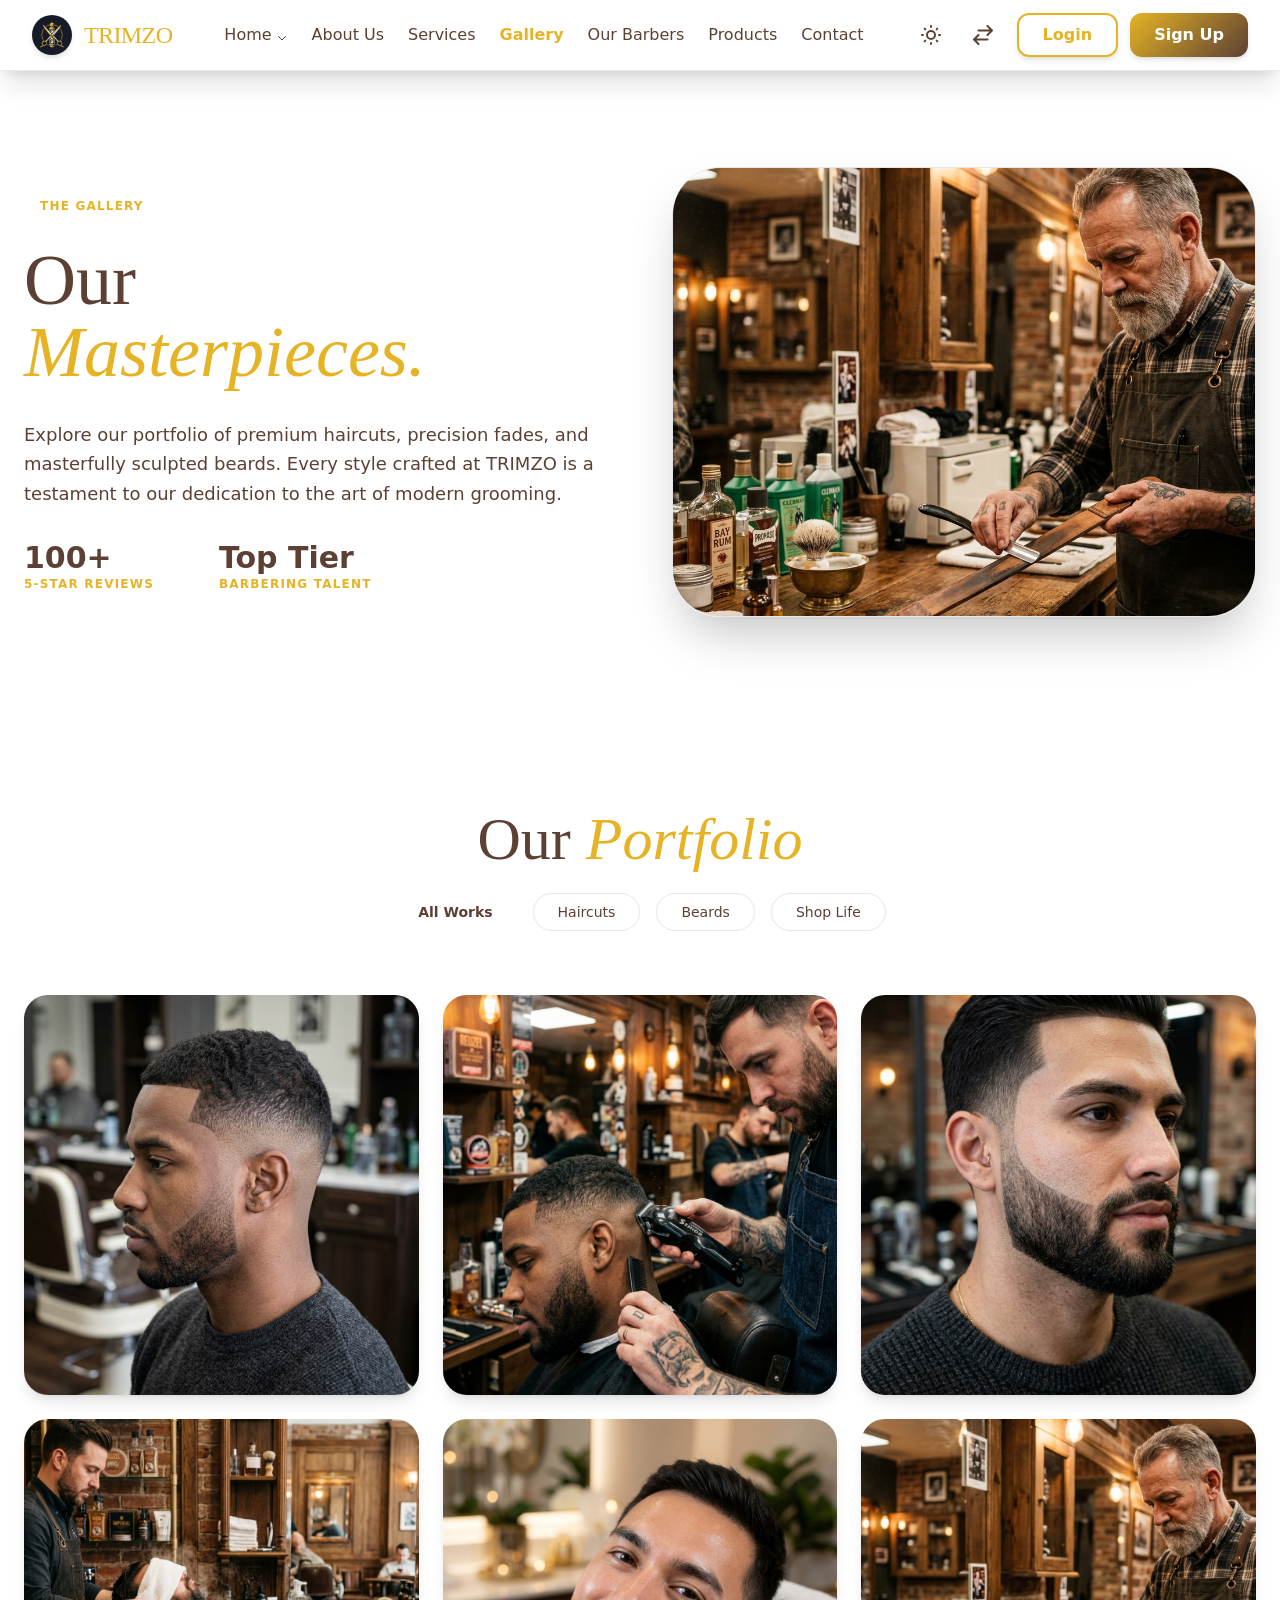
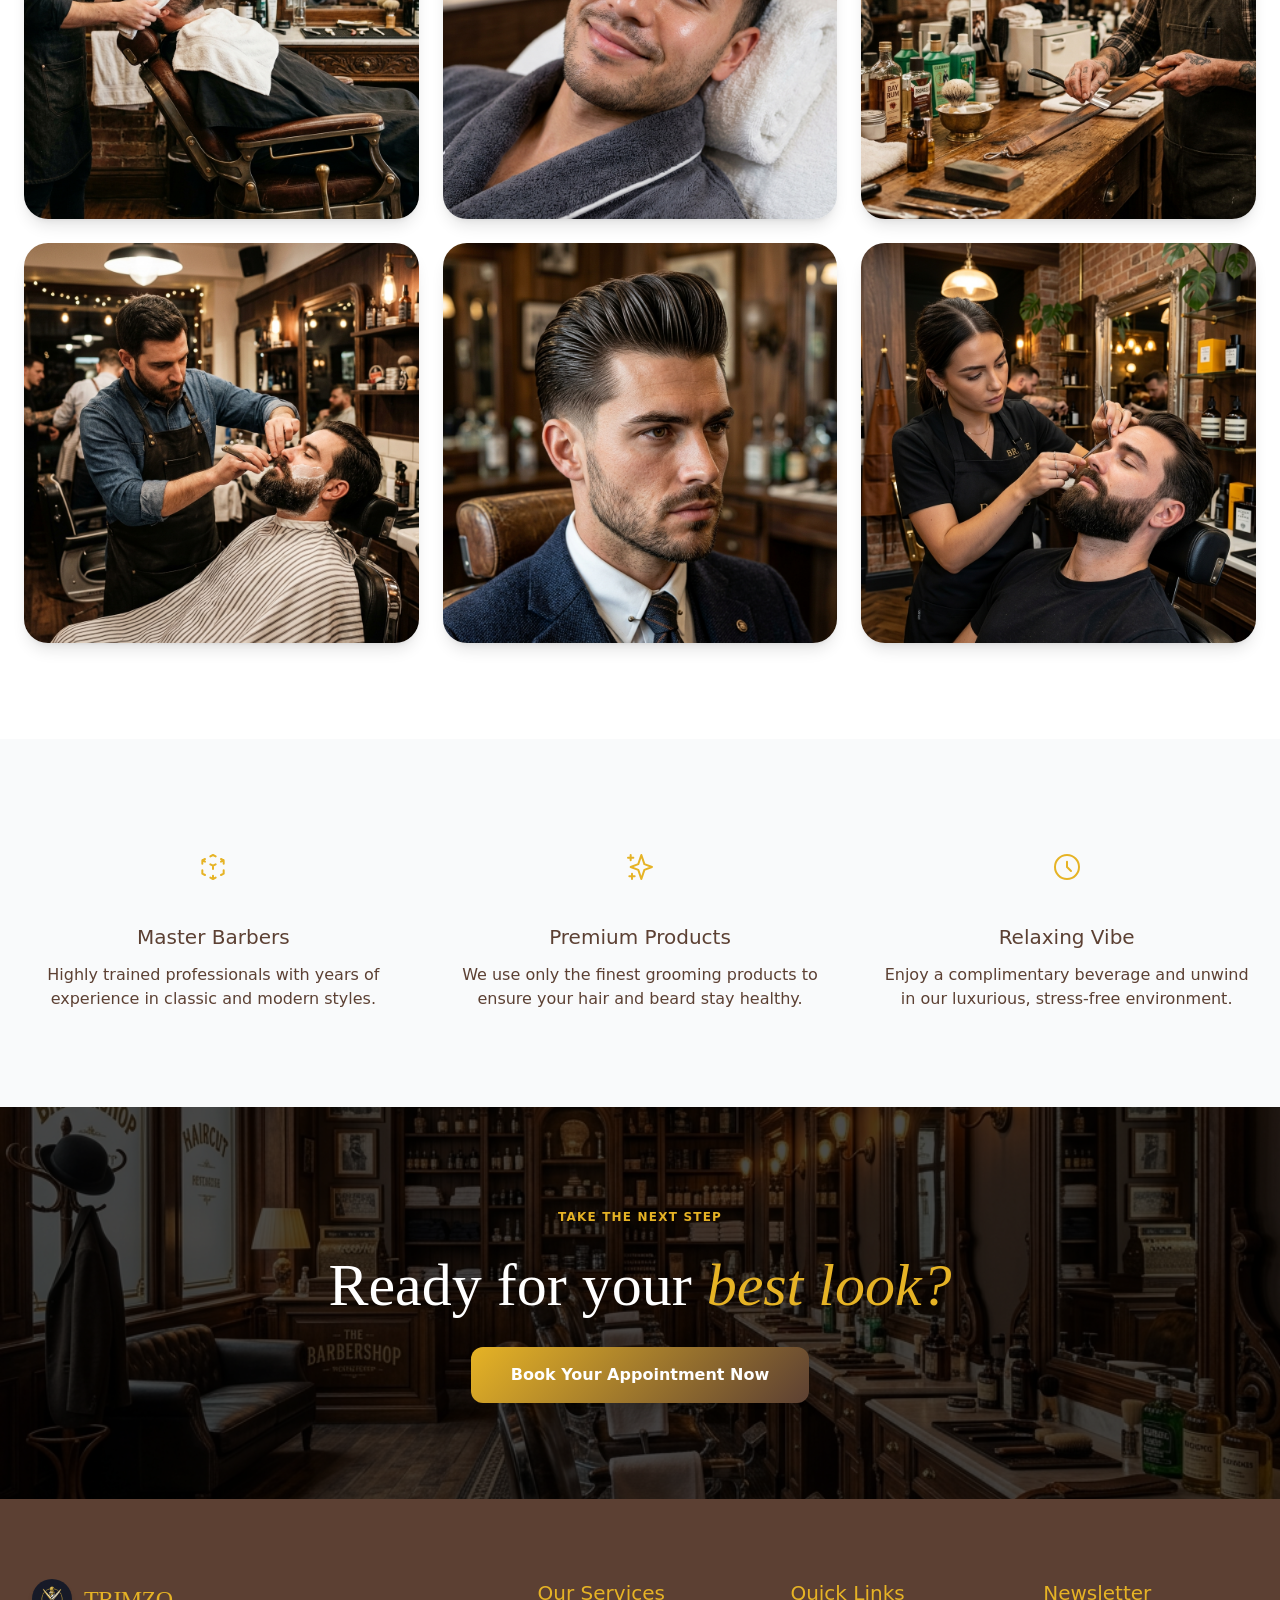
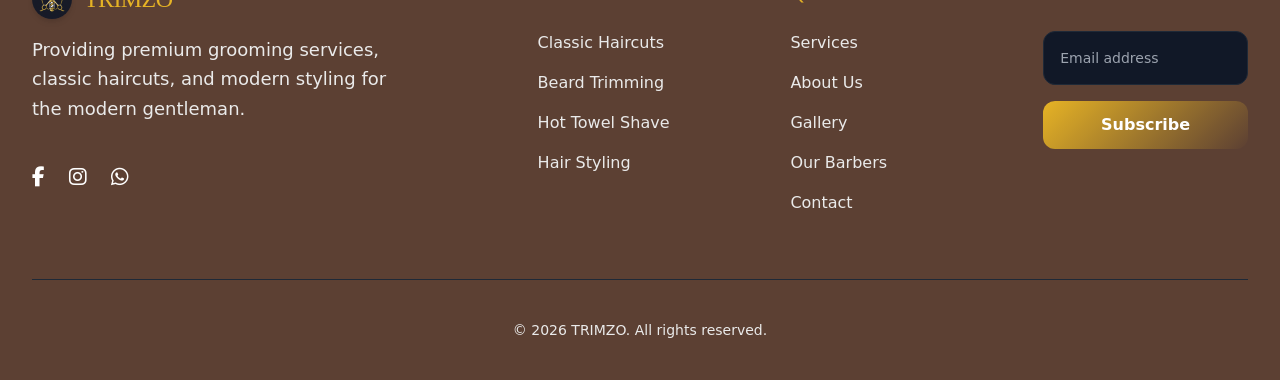
<file: gallery.html>
<!DOCTYPE html>
<html lang="en" dir="ltr" data-theme="light">

<head>
    <meta charset="UTF-8">
    <meta name="viewport" content="width=device-width, initial-scale=1.0">
    <link rel="icon" href="./assets/favicon.svg" type="image/svg+xml">
    <link rel="stylesheet" href="https://cdnjs.cloudflare.com/ajax/libs/font-awesome/6.5.2/css/all.min.css">
    <title>Haircuts | TRIMZO</title>

    <script src="tailwind.js"></script>
    <link rel="stylesheet" href="./assets/css/theme.css">
</head>

<body class="antialiased flex flex-col min-h-screen">

    <header class="sticky top-0 z-50 transition-colors duration-300 shadow-xl border-b border-border bg-background" id="main-header">
        <nav class="container mx-auto px-4 sm:px-6 lg:px-8 py-3 flex items-center justify-between h-[70px]">
            <a href="index.html" class="flex items-center gap-3">
                <img src="./assets/logo.png" alt="Trimzo Logo" class="h-10 w-10 object-contain rounded-full shadow-md" />
                <div class="text-2xl font-serif font-medium tracking-tight flex flex-col justify-center">    
                    <span style="color: #E6B325;">TRIMZO</span>
                </div>
            </a>

            <div class="hidden xl:flex items-center space-x-6">
                <div class="flex space-x-6 rtl:space-x-reverse rtl:ml-6 text-primary-text font-medium">
                    <div class="dropdown-wrapper">
                        <button class="nav-link flex items-center" id="home-dropdown-btn">
                            Home
                            <svg class="w-3 h-3 ml-1 relative top-[2.5px] transition-transform duration-200 text-primary-text" fill="none" stroke="currentColor" viewBox="0 0 24 24"><path stroke-linecap="round" stroke-linejoin="round" stroke-width="2" d="M19 9l-7 7-7-7"></path></svg>
                        </button>
                        <div class="dropdown-menu">
                            <a href="index.html">Home 1</a>
                            <a href="home2.html">Home 2</a>
                        </div>
                    </div>
<a href="about.html" class="nav-link">About Us</a>
<a href="services.html" class="nav-link">Services</a>
<a href="gallery.html" class="nav-link">Gallery</a>
<a href="barbers.html" class="nav-link">Our Barbers</a>
<a href="products.html" class="nav-link">Products</a>
<a href="contact.html" class="nav-link">Contact</a>
                </div>

                <div class="w-px h-6 bg-border mx-3"></div>
                
                <div class="flex items-center space-x-4">
                    <button id="theme-toggle" class="icon-btn text-primary-text hover:text-accent p-1.5 rounded-full transition duration-200">
                        <svg class="w-6 h-6 light-icon" fill="none" stroke="currentColor" viewBox="0 0 24 24"><path stroke-linecap="round" stroke-linejoin="round" stroke-width="2" d="M12 3v1m0 16v1m9-9h-1M4 12H3m15.364 6.364l-.707-.707M6.343 6.343l-.707-.707m12.728 0l-.707.707M6.343 17.657l-.707.707M16 12a4 4 0 11-8 0 4 4 0 018 0z"></path></svg>
                        <svg class="w-6 h-6 dark-icon hidden" fill="none" stroke="currentColor" viewBox="0 0 24 24"><path stroke-linecap="round" stroke-linejoin="round" stroke-width="2" d="M20.354 15.354A9 9 0 018.646 3.646 9.003 9.003 0 0012 21a9.003 9.003 0 008.354-5.646z"></path></svg>
                    </button>
                    <button id="lang-icon" class="text-primary-text hover:text-accent p-1.5 rounded-full transition duration-200">
<svg class="w-6 h-6" fill="none" stroke="currentColor" viewBox="0 0 24 24" xmlns="http://www.w3.org/2000/svg">
  <path stroke-linecap="round" stroke-linejoin="round" stroke-width="2" d="M7.5 21 3 16.5m0 0L7.5 12M3 16.5h13.5m0-13.5L21 7.5m0 0L16.5 12M21 7.5H7.5" />
</svg>                    </button>
                    <div class="flex items-center gap-3 ml-3">
                        <a href="login.html" class="btn-outline px-6 py-2 rounded-xl font-bold shadow-md">Login</a>
                        <a href="signup.html" class="book-btn px-6 py-2.5 rounded-xl font-bold shadow-md">Sign Up</a>
                    </div>
                </div>
            </div>

            <div class="xl:hidden flex items-center">
                <button id="mobile-menu-open" class="icon-btn text-primary-text hover:text-accent p-1.5 rounded-full"><svg class="w-7 h-7" fill="none" stroke="currentColor" viewBox="0 0 24 24"><path stroke-linecap="round" stroke-linejoin="round" stroke-width="2" d="M4 6h16M4 12h16M4 18h16" /></svg></button>
            </div>
        </nav>
    </header>

    <main class="flex-grow">
        <!-- SECTION 1: THE HERO (MIRRORS ABOUT PAGE LAYOUT) -->
        <section class="relative py-16 lg:py-24 overflow-hidden bg-background">
            <div class="container mx-auto px-6 relative z-10">
                <div class="flex flex-col lg:flex-row items-center gap-16">
                    <div class="w-full lg:w-1/2 text-center md:ltr:text-left md:rtl:text-right">
                        <span
                            class="inline-block px-4 py-1.5 rounded-full bg-accent/10 text-accent font-bold text-xs uppercase tracking-widest mb-6">
                            The Gallery
                        </span>
                        <h1 class="text-5xl md:text-7xl font-serif font-medium text-primary-text mb-8 leading-tight">
                            Our <br><span class="italic text-accent">Masterpieces.</span>
                        </h1>
                        <p class="text-secondary-text text-lg leading-relaxed mb-8">
                            Explore our portfolio of premium haircuts, precision fades, and masterfully sculpted beards. Every style crafted at TRIMZO is a testament to our dedication to the art of modern grooming.
                        </p>
                        <div class="flex items-center gap-8">
                            <div>
                                <div class="text-3xl font-bold text-primary-text">100+</div>
                                <div class="text-xs uppercase tracking-widest text-accent font-bold">5-Star Reviews
                                </div>
                            </div>
                            <div class="w-px h-10 bg-border"></div>
                            <div>
                                <div class="text-3xl font-bold text-primary-text">Top Tier</div>
                                <div class="text-xs uppercase tracking-widest text-accent font-bold">Barbering Talent
                                </div>
                            </div>
                        </div>
                    </div>
                    <div class="w-full lg:w-1/2 relative">
                        <div class="relative rounded-[3rem] overflow-hidden shadow-2xl border border-border h-[300px] lg:h-[450px]">
                            <img src="./assets/about_process1.png" alt="Premium Grooming Service"
                                class="w-full h-full object-cover object-[center_20%]">
                        </div>

                    </div>
                </div>
            </div>
        </section>

        <!-- SECTION 2: THE GALLERY GRID -->
        <section class="py-16 md:py-24 bg-background">
            <div class="container mx-auto px-6">
                
                <!-- Filter Header -->
                <div class="text-center mb-16">
                    <h2 class="text-4xl md:text-6xl font-serif font-medium text-primary-text mb-6">Our <span class="italic text-accent">Portfolio</span></h2>
                    <div class="flex flex-wrap justify-center gap-4 filter-container">
                        <button data-filter="all" class="filter-btn active px-6 py-2 rounded-full font-bold text-sm transition-colors cursor-pointer">All Works</button>
                        <button data-filter="haircut" class="filter-btn px-6 py-2 rounded-full border border-border text-secondary-text hover:border-[#E6B325] hover:text-[#E6B325] font-bold text-sm transition-colors cursor-pointer">Haircuts</button>
                        <button data-filter="beard" class="filter-btn px-6 py-2 rounded-full border border-border text-secondary-text hover:border-[#E6B325] hover:text-[#E6B325] font-bold text-sm transition-colors cursor-pointer">Beards</button>
                        <button data-filter="shop" class="filter-btn px-6 py-2 rounded-full border border-border text-secondary-text hover:border-[#E6B325] hover:text-[#E6B325] font-bold text-sm transition-colors cursor-pointer">Shop Life</button>
                    </div>
                </div>

                <!-- Masonry Layout (CSS columns) -->
                <div class="grid grid-cols-1 md:grid-cols-2 lg:grid-cols-3 gap-6">
                    
                    <!-- Item 1 (Portrait) -->
                    <div data-category="haircut" class="gallery-item relative transition-all duration-300 ease-in-out group rounded-3xl overflow-hidden shadow-lg cursor-pointer">
                        <img src="./assets/gal_fade.png" class="w-full h-[400px] object-cover transition-transform duration-700 group-hover:scale-110">
                        <div class="absolute inset-0 bg-gradient-to-t from-black/80 via-black/20 to-transparent opacity-0 group-hover:opacity-100 transition-opacity duration-300 flex flex-col justify-end p-6">
                            <h4 class="text-white font-serif font-medium text-2xl mb-1 translate-y-4 group-hover:translate-y-0 transition-transform duration-300">Precision Fade</h4>
                            <p class="text-accent text-xs uppercase tracking-widest font-normal translate-y-4 group-hover:translate-y-0 transition-transform duration-300 delay-75">Haircut</p>
                        </div>
                    </div>

                    <!-- Item 2 (Square) -->
                    <div data-category="shop" class="gallery-item relative transition-all duration-300 ease-in-out group rounded-3xl overflow-hidden shadow-lg cursor-pointer">
                        <img src="./assets/barber_action1.png" class="w-full h-[400px] object-cover transition-transform duration-700 group-hover:scale-110">
                        <div class="absolute inset-0 bg-gradient-to-t from-black/80 via-black/20 to-transparent opacity-0 group-hover:opacity-100 transition-opacity duration-300 flex flex-col justify-end p-6">
                            <h4 class="text-white font-serif font-medium text-2xl mb-1 translate-y-4 group-hover:translate-y-0 transition-transform duration-300">Master at Work</h4>
                            <p class="text-accent text-xs uppercase tracking-widest font-normal translate-y-4 group-hover:translate-y-0 transition-transform duration-300 delay-75">Shop Life</p>
                        </div>
                    </div>

                    <!-- Item 3 (Portrait) -->
                    <div data-category="beard" class="gallery-item relative transition-all duration-300 ease-in-out group rounded-3xl overflow-hidden shadow-lg cursor-pointer">
                        <img src="./assets/gal_beard.png" class="w-full h-[400px] object-cover transition-transform duration-700 group-hover:scale-110">
                        <div class="absolute inset-0 bg-gradient-to-t from-black/80 via-black/20 to-transparent opacity-0 group-hover:opacity-100 transition-opacity duration-300 flex flex-col justify-end p-6">
                            <h4 class="text-white font-serif font-medium text-2xl mb-1 translate-y-4 group-hover:translate-y-0 transition-transform duration-300">Executive Sculpt</h4>
                            <p class="text-accent text-xs uppercase tracking-widest font-normal translate-y-4 group-hover:translate-y-0 transition-transform duration-300 delay-75">Beards</p>
                        </div>
                    </div>

                    <!-- Item 4 (Landscape) -->
                    <div data-category="beard" class="gallery-item relative transition-all duration-300 ease-in-out group rounded-3xl overflow-hidden shadow-lg cursor-pointer">
                        <img src="./assets/svc_shave.png" class="w-full h-[400px] object-cover transition-transform duration-700 group-hover:scale-110">
                        <div class="absolute inset-0 bg-gradient-to-t from-black/80 via-black/20 to-transparent opacity-0 group-hover:opacity-100 transition-opacity duration-300 flex flex-col justify-end p-6">
                            <h4 class="text-white font-serif font-medium text-2xl mb-1 translate-y-4 group-hover:translate-y-0 transition-transform duration-300">Hot Towel Shave</h4>
                            <p class="text-accent text-xs uppercase tracking-widest font-normal translate-y-4 group-hover:translate-y-0 transition-transform duration-300 delay-75">Beards</p>
                        </div>
                    </div>

                    <!-- Item 5 (Portrait) -->
                    <div data-category="haircut" class="gallery-item relative transition-all duration-300 ease-in-out group rounded-3xl overflow-hidden shadow-lg cursor-pointer">
                        <img src="./assets/home2_gal1.png" class="w-full h-[400px] object-cover transition-transform duration-700 group-hover:scale-110">
                        <div class="absolute inset-0 bg-gradient-to-t from-black/80 via-black/20 to-transparent opacity-0 group-hover:opacity-100 transition-opacity duration-300 flex flex-col justify-end p-6">
                            <h4 class="text-white font-serif font-medium text-2xl mb-1 translate-y-4 group-hover:translate-y-0 transition-transform duration-300">Textured Crop</h4>
                            <p class="text-accent text-xs uppercase tracking-widest font-normal translate-y-4 group-hover:translate-y-0 transition-transform duration-300 delay-75">Haircut</p>
                        </div>
                    </div>

                    <!-- Item 6 (Portrait) -->
                    <div data-category="shop" class="gallery-item relative transition-all duration-300 ease-in-out group rounded-3xl overflow-hidden shadow-lg cursor-pointer">
                        <img src="./assets/about_process1.png" class="w-full h-[400px] object-cover transition-transform duration-700 group-hover:scale-110">
                        <div class="absolute inset-0 bg-gradient-to-t from-black/80 via-black/20 to-transparent opacity-0 group-hover:opacity-100 transition-opacity duration-300 flex flex-col justify-end p-6">
                            <h4 class="text-white font-serif font-medium text-2xl mb-1 translate-y-4 group-hover:translate-y-0 transition-transform duration-300">The Consultation</h4>
                            <p class="text-accent text-xs uppercase tracking-widest font-normal translate-y-4 group-hover:translate-y-0 transition-transform duration-300 delay-75">Shop Life</p>
                        </div>
                    </div>

                    <!-- Item 7 (Portrait) -->
                    <div data-category="shop" class="gallery-item relative transition-all duration-300 ease-in-out group rounded-3xl overflow-hidden shadow-lg cursor-pointer">
                        <img src="./assets/barber_action2.png" class="w-full h-[400px] object-cover transition-transform duration-700 group-hover:scale-110">
                        <div class="absolute inset-0 bg-gradient-to-t from-black/80 via-black/20 to-transparent opacity-0 group-hover:opacity-100 transition-opacity duration-300 flex flex-col justify-end p-6">
                            <h4 class="text-white font-serif font-medium text-2xl mb-1 translate-y-4 group-hover:translate-y-0 transition-transform duration-300">Scissor Work</h4>
                            <p class="text-accent text-xs uppercase tracking-widest font-normal translate-y-4 group-hover:translate-y-0 transition-transform duration-300 delay-75">Shop Life</p>
                        </div>
                    </div>

                    <!-- Item 8 (Portrait) -->
                    <div data-category="haircut" class="gallery-item relative transition-all duration-300 ease-in-out group rounded-3xl overflow-hidden shadow-lg cursor-pointer">
                        <img src="./assets/gal_pompadour.png" class="w-full h-[400px] object-cover transition-transform duration-700 group-hover:scale-110">
                        <div class="absolute inset-0 bg-gradient-to-t from-black/80 via-black/20 to-transparent opacity-0 group-hover:opacity-100 transition-opacity duration-300 flex flex-col justify-end p-6">
                            <h4 class="text-white font-serif font-medium text-2xl mb-1 translate-y-4 group-hover:translate-y-0 transition-transform duration-300">Classic Pompadour</h4>
                            <p class="text-accent text-xs uppercase tracking-widest font-normal translate-y-4 group-hover:translate-y-0 transition-transform duration-300 delay-75">Haircut</p>
                        </div>
                    </div>

                    <!-- Item 9 (Landscape) -->
                    <div data-category="haircut" class="gallery-item relative transition-all duration-300 ease-in-out group rounded-3xl overflow-hidden shadow-lg cursor-pointer">
                        <img src="./assets/home2_svc_modern.png" class="w-full h-[400px] object-cover transition-transform duration-700 group-hover:scale-110">
                        <div class="absolute inset-0 bg-gradient-to-t from-black/80 via-black/20 to-transparent opacity-0 group-hover:opacity-100 transition-opacity duration-300 flex flex-col justify-end p-6">
                            <h4 class="text-white font-serif font-medium text-2xl mb-1 translate-y-4 group-hover:translate-y-0 transition-transform duration-300">Skin Fade</h4>
                            <p class="text-accent text-xs uppercase tracking-widest font-normal translate-y-4 group-hover:translate-y-0 transition-transform duration-300 delay-75">Haircut</p>
                        </div>
                    </div>

                </div>
            </div>
        </section>

        <!-- SECTION 3: FEATURES -->
        <section class="py-24 bg-background-alt">
            <div class="container mx-auto px-6">
                <div class="grid grid-cols-1 md:grid-cols-3 gap-12 text-center">
                    <div>
                        <div class="w-16 h-16 mx-auto rounded-full bg-accent/20 flex items-center justify-center mb-6">
                            <svg class="w-8 h-8 text-accent" fill="none" stroke="currentColor" viewBox="0 0 24 24"><path stroke-linecap="round" stroke-linejoin="round" stroke-width="1.5" d="M14 10l-2 1m0 0l-2-1m2 1v2.5M20 7l-2 1m2-1l-2-1m2 1v2.5M14 4l-2-1-2 1M4 7l2-1M4 7l2 1M4 7v2.5M12 21l-2-1m2 1l2-1m-2 1v-2.5M6 18l-2-1v-2.5M18 18l2-1v-2.5"></path></svg>
                        </div>
                        <h3 class="text-xl font-medium text-primary-text mb-3">Master Barbers</h3>
                        <p class="text-secondary-text">Highly trained professionals with years of experience in classic and modern styles.</p>
                    </div>
                    <div>
                        <div class="w-16 h-16 mx-auto rounded-full bg-accent/20 flex items-center justify-center mb-6">
                            <svg class="w-8 h-8 text-accent" fill="none" stroke="currentColor" viewBox="0 0 24 24"><path stroke-linecap="round" stroke-linejoin="round" stroke-width="1.5" d="M5 3v4M3 5h4M6 17v4m-2-2h4m5-16l2.286 6.857L21 12l-5.714 2.143L13 21l-2.286-6.857L5 12l5.714-2.143L13 3z"></path></svg>
                        </div>
                        <h3 class="text-xl font-medium text-primary-text mb-3">Premium Products</h3>
                        <p class="text-secondary-text">We use only the finest grooming products to ensure your hair and beard stay healthy.</p>
                    </div>
                    <div>
                        <div class="w-16 h-16 mx-auto rounded-full bg-accent/20 flex items-center justify-center mb-6">
                            <svg class="w-8 h-8 text-accent" fill="none" stroke="currentColor" viewBox="0 0 24 24"><path stroke-linecap="round" stroke-linejoin="round" stroke-width="1.5" d="M12 8v4l3 3m6-3a9 9 0 11-18 0 9 9 0 0118 0z"></path></svg>
                        </div>
                        <h3 class="text-xl font-medium text-primary-text mb-3">Relaxing Vibe</h3>
                        <p class="text-secondary-text">Enjoy a complimentary beverage and unwind in our luxurious, stress-free environment.</p>
                    </div>
                </div>
            </div>
        </section>

        <!-- SECTION 4: CTA -->
        <section class="py-24 relative overflow-hidden">
            <img src="./assets/barbershop_hero.png" class="absolute inset-0 w-full h-full object-cover" alt="Barbershop Background">
            <div class="absolute inset-0 bg-black/70"></div>
            <div class="container mx-auto px-6 relative z-10 text-center">
                <span class="inline-block px-4 py-1.5 rounded-full bg-accent/20 text-accent font-bold text-xs uppercase tracking-widest mb-6">Take The Next Step</span>
                <h2 class="text-4xl md:text-6xl font-serif font-medium text-white mb-8">Ready for your <span class="italic text-accent">best look?</span></h2>
                <a href="#" class="inline-block btn-primary px-10 py-4 rounded-xl font-bold text-white shadow-lg transition-transform hover:-translate-y-1">Book Your Appointment Now</a>
            </div>
        </section>
    </main>

    <div id="mobile-menu-drawer" class="fixed inset-0 z-50 pointer-events-none transition-all duration-300">
        <div id="drawer-backdrop" class="absolute inset-0 bg-black opacity-0 transition-opacity duration-300 pointer-events-none"></div>
        <div id="drawer-content" class="absolute top-0 left-0 right-0 bg-background rounded-b-2xl shadow-2xl p-6 xl:hidden max-h-[85vh] overflow-y-auto transform translate-y-[-100%] transition-transform duration-300 ease-out">
            <div class="flex justify-between items-center pb-4 border-b border-border">
                <a href="index.html" class="flex items-center gap-3">
                    <img src="./assets/logo.png" alt="Trimzo Logo" class="h-10 w-10 object-contain rounded-full shadow-md" />
                    <div class="text-2xl font-serif font-medium tracking-wide flex flex-col justify-center">
                        <span style="color: #E6B325;">TRIMZO</span>
                    </div>
                </a>
                <button id="mobile-menu-close" class="text-primary-text hover:text-accent"><svg class="w-6 h-6" fill="none" stroke="currentColor" viewBox="0 0 24 24"><path stroke-linecap="round" stroke-linejoin="round" stroke-width="2" d="M6 18L18 6M6 6l12 12"></path></svg></button>
            </div>
            <nav class="flex flex-col space-y-2 py-4">
                <div>
                    <button class="block text-primary-text font-semibold text-lg py-2 w-full ltr:text-left rtl:text-right flex justify-between items-center" id="mobile-homes-toggle">
                        Home <svg class="w-4 h-4 transform transition-transform duration-200 text-primary-text" id="homes-icon" fill="none" stroke="currentColor" viewBox="0 0 24 24"><path stroke-linecap="round" stroke-linejoin="round" stroke-width="2" d="M19 9l-7 7-7-7"></path></svg>
                    </button>
                    <div id="mobile-homes-menu" class="hidden pl-4 flex flex-col space-y-1 mt-1 border-l-2 border-border">
                        <a href="index.html" class="block text-secondary-text hover:text-accent text-base py-1">Home 1</a>
                        <a href="home2.html" class="block text-secondary-text hover:text-accent text-base py-1">Home 2</a>
                    </div>
                </div>
<a href="about.html" class="block text-primary-text font-semibold text-lg py-2">About Us</a>
<a href="services.html" class="block text-primary-text font-semibold text-lg py-2">Services</a>
<a href="gallery.html" class="block text-primary-text font-semibold text-lg py-2">Gallery</a>
<a href="barbers.html" class="block text-primary-text font-semibold text-lg py-2">Our Barbers</a>
<a href="products.html" class="block text-primary-text font-semibold text-lg py-2">Products</a>
<a href="contact.html" class="block text-primary-text font-semibold text-lg py-2">Contact</a>
            </nav>
            <div class="pt-4 border-t border-border mt-4 flex justify-around items-center">
                <button id="mobile-lang-icon-drawer" class="flex flex-col items-center"><svg class="w-6 h-6" fill="none" stroke="currentColor" viewBox="0 0 24 24" xmlns="http://www.w3.org/2000/svg">
  <path stroke-linecap="round" stroke-linejoin="round" stroke-width="2" d="M7.5 21 3 16.5m0 0L7.5 12M3 16.5h13.5m0-13.5L21 7.5m0 0L16.5 12M21 7.5H7.5" />
</svg><span class="text-xs mt-1 text-secondary-text">RTL</span></button>
                <button id="drawer-theme-toggle" class="flex flex-col items-center">
                    <svg class="w-6 h-6 light-icon" fill="none" stroke="currentColor" viewBox="0 0 24 24"><path stroke-linecap="round" stroke-linejoin="round" stroke-width="2" d="M12 3v1m0 16v1m9-9h-1M4 12H3m15.364 6.364l-.707-.707M6.343 6.343l-.707-.707m12.728 0l-.707.707M6.343 17.657l-.707.707M16 12a4 4 0 11-8 0 4 4 0 018 0z"/></svg>
                    <svg class="w-6 h-6 dark-icon hidden" fill="none" stroke="currentColor" viewBox="0 0 24 24"><path stroke-linecap="round" stroke-linejoin="round" stroke-width="2" d="M20.354 15.354A9 9 0 018.646 3.646 9.003 9.003 0 0012 21a9.003 9.003 0 008.354-5.646z"/></svg>
                    <span class="text-xs mt-1 text-secondary-text">Theme</span>
                </button>
            </div>
            <div class="flex mt-5 gap-5 w-full">
                <a href="login.html" class="flex-1 btn-outline text-center py-1.5 rounded-xl font-bold text-sm shadow-md">Login</a>
                <a href="signup.html" class="flex-1 book-btn text-center py-2 rounded-xl font-bold text-sm shadow-md">Sign Up</a>
            </div>
        </div>
    </div>

    <footer id="main-footer" class="pt-20 transition-colors duration-300">
        <div class="container mx-auto px-4 sm:px-6 lg:px-8">
            <div class="grid grid-cols-1 sm:grid-cols-2 lg:grid-cols-5 gap-12 pb-16 border-b border-gray-800">
                <div class="lg:col-span-2">
                    <a href="index.html" class="flex items-center gap-3 mb-4">
                        <img src="./assets/logo.png" alt="Trimzo Logo" class="h-10 w-10 object-contain rounded-full shadow-md" />
                        <div class="text-2xl font-serif font-medium tracking-tight flex flex-col justify-center">    
                            <span style="color: #E6B325;">TRIMZO</span>
                        </div>
                    </a>
<p class="text-lg leading-relaxed max-w-sm !text-white-400">
Providing premium grooming services, classic haircuts, and modern styling for the modern gentleman.</p>                    <div class="flex gap-6 mt-10">
                        <a href="#" class="text-white hover:text-accent transition text-xl"><i class="fab fa-facebook-f"></i></a>
                        <a href="#" class="text-white hover:text-accent transition text-xl"><i class="fab fa-instagram"></i></a>
                        <a href="#" class="text-white hover:text-accent transition text-xl"><i class="fab fa-whatsapp"></i></a>
                    </div>
                </div>
                <div>
                    <h4 class="footer-heading font-medium text-xl mb-6">Our Services</h4>
                   <ul class="space-y-4">
    <li><a href="services.html" class="footer-link">Classic Haircuts</a></li>
    <li><a href="services.html" class="footer-link">Beard Trimming</a></li>
    <li><a href="services.html" class="footer-link">Hot Towel Shave</a></li>
    <li><a href="services.html" class="footer-link">Hair Styling</a></li>
</ul>
                </div>
                <div>
                    <h4 class="footer-heading font-medium text-xl mb-6">Quick Links</h4>
                    <ul class="space-y-4">
                        <li><a href="services.html" class="footer-link">Services</a></li>
                        <li><a href="about.html" class="footer-link">About Us</a></li>
                        <li><a href="gallery.html" class="footer-link">Gallery</a></li>
                        <li><a href="barbers.html" class="footer-link">Our Barbers</a></li>
                        <li><a href="contact.html" class="footer-link">Contact</a></li>
                    </ul>
                </div>
                <div>
                    <h4 class="footer-heading font-medium text-xl mb-6">Newsletter</h4>
                    <div class="flex flex-col space-y-4">
                        <input type="email" placeholder="Email address" class="p-4 text-sm rounded-xl bg-gray-900 border border-gray-800 focus:outline-none text-white" />
                        <button class="btn-primary font-bold py-3 rounded-xl">Subscribe</button>
                    </div>
                </div>
            </div>
            <div class="py-10 text-center text-white-500 text-sm">© 2026 TRIMZO. All rights reserved.</div>
        </div>
    </footer>

    <script>
        document.addEventListener('DOMContentLoaded', () => {
            const html = document.documentElement;

            // Drawer Control
            const menuDrawer = document.getElementById('mobile-menu-drawer');
            const menuContent = document.getElementById('drawer-content');
            const menuBackdrop = document.getElementById('drawer-backdrop');

            const openDrawer = () => {
                menuDrawer.classList.remove('pointer-events-none');
                menuContent.classList.remove('translate-y-[-100%]');
                menuBackdrop.classList.add('opacity-50', 'pointer-events-auto');
                document.body.style.overflow = 'hidden';
            };
            const closeDrawer = () => {
                menuContent.classList.add('translate-y-[-100%]');
                menuBackdrop.classList.remove('opacity-50', 'pointer-events-auto');
                setTimeout(() => { menuDrawer.classList.add('pointer-events-none'); document.body.style.overflow = ''; }, 300);
            };

            document.getElementById('mobile-menu-open').addEventListener('click', openDrawer);
            document.getElementById('mobile-menu-close').addEventListener('click', closeDrawer);
            menuBackdrop.addEventListener('click', closeDrawer);

            // Accordions
            const setupAccordion = (toggleId, menuId, iconId) => {
                const toggle = document.getElementById(toggleId);
                toggle?.addEventListener('click', () => {
                    const menu = document.getElementById(menuId);
                    const icon = document.getElementById(iconId);
                    menu.classList.toggle('hidden');
                    icon.classList.toggle('rotate-180');
                });
            };
            setupAccordion('mobile-homes-toggle', 'mobile-homes-menu', 'homes-icon');


            // Theme & RTL
            const themeToggles = [document.getElementById('theme-toggle'), document.getElementById('drawer-theme-toggle')];
            const applyTheme = (theme) => {
                html.setAttribute('data-theme', theme);
                document.querySelectorAll('.light-icon').forEach(i => i.classList.toggle('hidden', theme === 'dark'));
                document.querySelectorAll('.dark-icon').forEach(i => i.classList.toggle('hidden', theme === 'light'));
            };
            themeToggles.forEach(btn => btn.addEventListener('click', () => {
                const next = html.getAttribute('data-theme') === 'light' ? 'dark' : 'light';
                localStorage.setItem('theme', next);
                applyTheme(next);
            }));
            applyTheme(localStorage.getItem('theme') || 'light');

            const langToggles = [document.getElementById('lang-icon'), document.getElementById('mobile-lang-icon-drawer')];
            langToggles.forEach(btn => btn.addEventListener('click', () => {
                const current = localStorage.getItem('language') === 'ar' ? 'en' : 'ar';
                localStorage.setItem('language', current);
                html.setAttribute('dir', current === 'ar' ? 'rtl' : 'ltr');
            }));
            html.setAttribute('dir', localStorage.getItem('language') === 'ar' ? 'rtl' : 'ltr');

            // Active Nav Logic
            const setActiveNavLink = () => {
                const currentPath = window.location.pathname.split('/').pop() || 'index.html';

                // Desktop Links
                document.querySelectorAll('.nav-link').forEach(link => {
                    if (link.getAttribute('href') === currentPath) {
                        link.classList.add('active', 'text-accent', 'font-bold');
                    } else {
                        link.classList.remove('active', 'text-accent', 'font-bold');
                    }
                });

                // Desktop Dropdowns
                if (['index.html', 'home2.html'].includes(currentPath)) {
                    document.getElementById('home-dropdown-btn')?.classList.add('active', 'text-accent', 'font-bold');
                }

                // Mobile Links
                document.querySelectorAll('#drawer-content a').forEach(link => {
                    const href = link.getAttribute('href');
                    if (href === currentPath) {
                        link.classList.add('text-accent', 'font-bold');
                        link.classList.remove('text-primary-text', 'text-secondary-text');
                    } else {
                        if (link.closest('#mobile-homes-menu')) {
                            link.classList.add('text-secondary-text');
                            link.classList.remove('text-accent', 'font-bold');
                        } else {
                            link.classList.add('text-primary-text');
                            link.classList.remove('text-accent', 'font-bold');
                        }
                    }
                });

                // Mobile Toggles
                if (['index.html', 'home2.html'].includes(currentPath)) {
                    document.getElementById('mobile-homes-toggle')?.classList.add('text-accent', 'font-bold');
                }
            };
            setActiveNavLink();

            // Gallery Filtering Logic
            const filterBtns = document.querySelectorAll('.filter-btn');
            const galleryItems = document.querySelectorAll('.gallery-item');

            filterBtns.forEach(btn => {
                btn.addEventListener('click', () => {
                    // Remove active styles from all buttons
                    filterBtns.forEach(b => {
                        b.classList.remove('active');
                        b.classList.add('border', 'border-border', 'text-secondary-text');
                    });
                    
                    // Add active styles to clicked button
                    btn.classList.add('active');
                    btn.classList.remove('border', 'border-border', 'text-secondary-text');

                    const filterValue = btn.getAttribute('data-filter');

                    galleryItems.forEach(item => {
                        if (filterValue === 'all' || item.getAttribute('data-category') === filterValue) {
                            item.style.display = 'block';
                            setTimeout(() => {
                                item.style.opacity = '1';
                                item.style.transform = 'scale(1)';
                            }, 50);
                        } else {
                            item.style.opacity = '0';
                            item.style.transform = 'scale(0.8)';
                            setTimeout(() => {
                                item.style.display = 'none';
                            }, 300);
                        }
                    });
                });
            });
        });
        document.addEventListener("DOMContentLoaded", function () {

            const btnMonthly = document.getElementById("btn-monthly");
            const btnSeasonal = document.getElementById("btn-seasonal");

            const monthlyPlans = document.getElementById("monthly-plans");
            const seasonalPlans = document.getElementById("seasonal-plans");

            if (!btnMonthly || !btnSeasonal || !monthlyPlans || !seasonalPlans) return;

            btnMonthly.addEventListener("click", function () {

                btnMonthly.classList.add("bg-[#E6B325]", "text-white", "shadow-lg");
                btnMonthly.classList.remove("text-primary-text");

                btnSeasonal.classList.remove("bg-[#E6B325]", "text-white", "shadow-lg");
                btnSeasonal.classList.add("text-primary-text");

                monthlyPlans.classList.remove("hidden");
                monthlyPlans.classList.add("grid");

                seasonalPlans.classList.remove("grid");
                seasonalPlans.classList.add("hidden");

            });

            btnSeasonal.addEventListener("click", function () {

                btnSeasonal.classList.add("bg-[#E6B325]", "text-white", "shadow-lg");
                btnSeasonal.classList.remove("text-primary-text");

                btnMonthly.classList.remove("bg-[#E6B325]", "text-white", "shadow-lg");
                btnMonthly.classList.add("text-primary-text");

                seasonalPlans.classList.remove("hidden");
                seasonalPlans.classList.add("grid");

                monthlyPlans.classList.remove("grid");
                monthlyPlans.classList.add("hidden");

            });

        });
    </script>
</body>

</html>
</file>
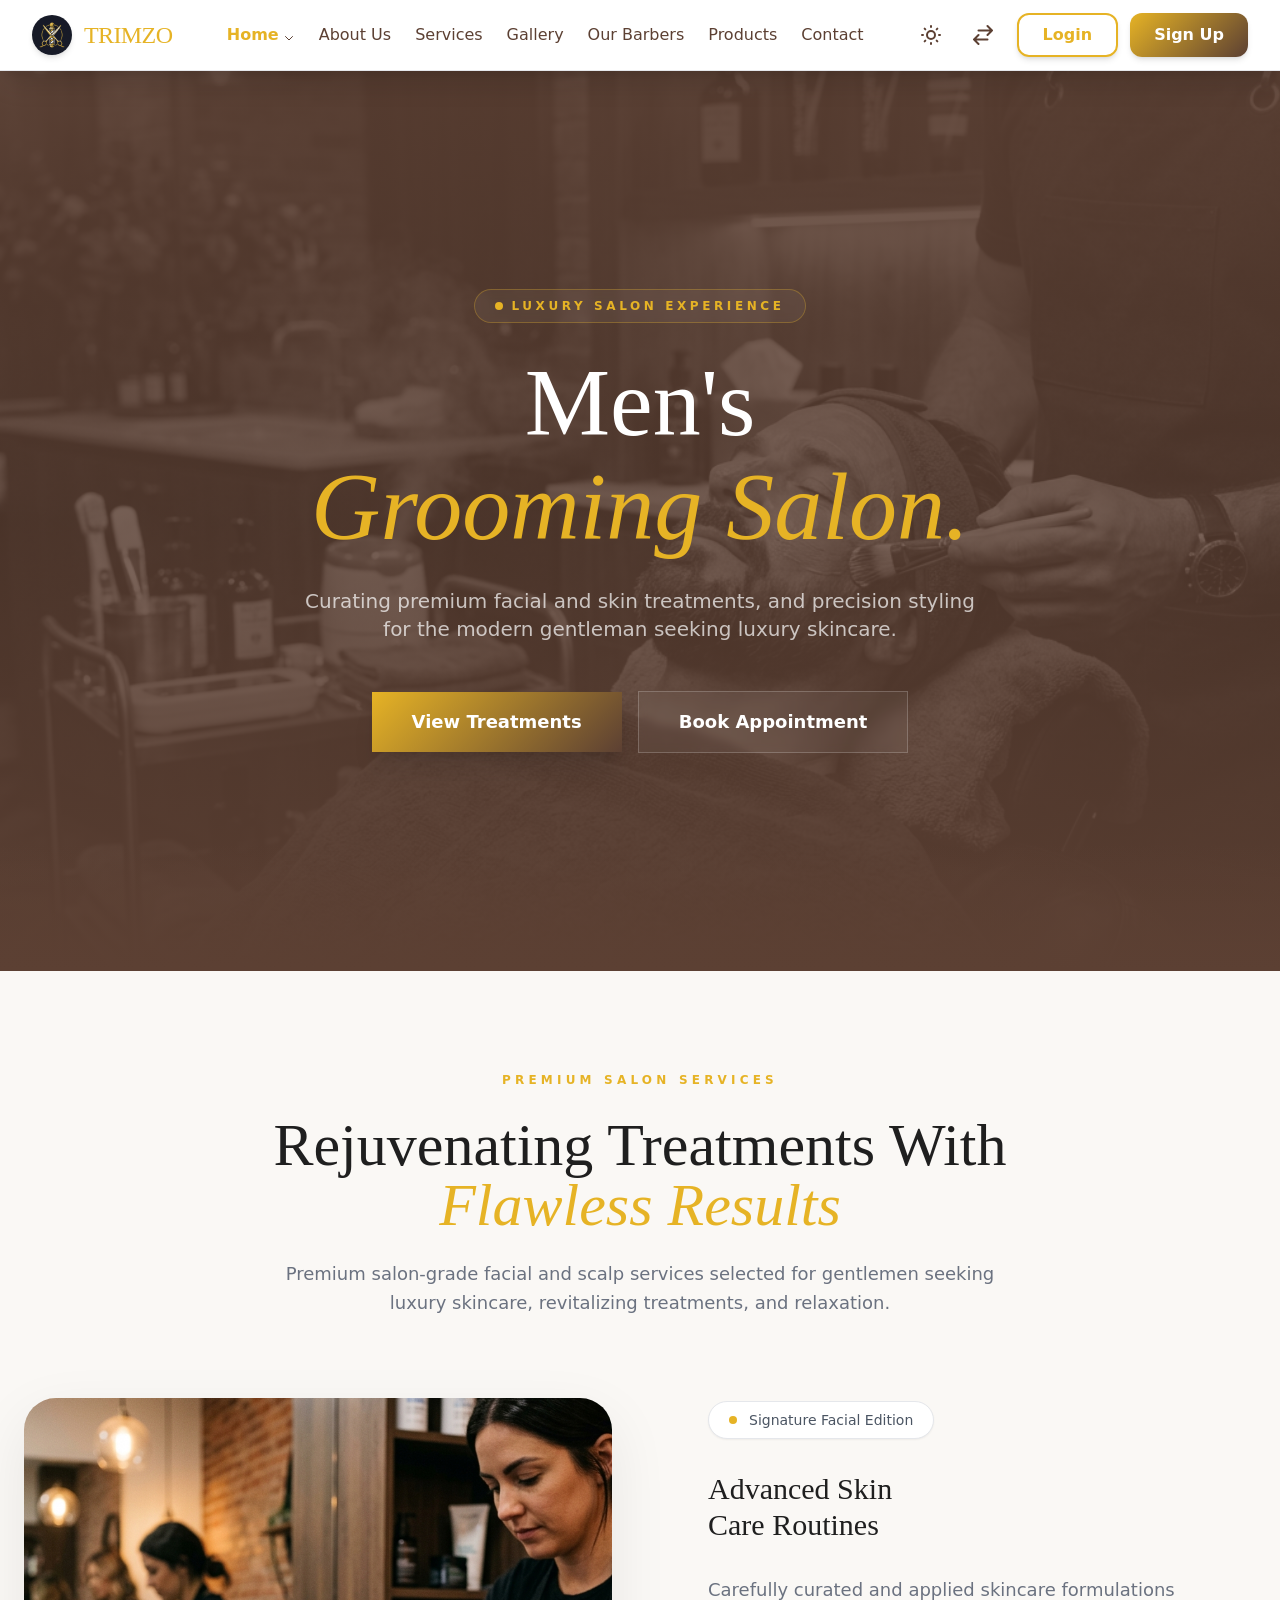
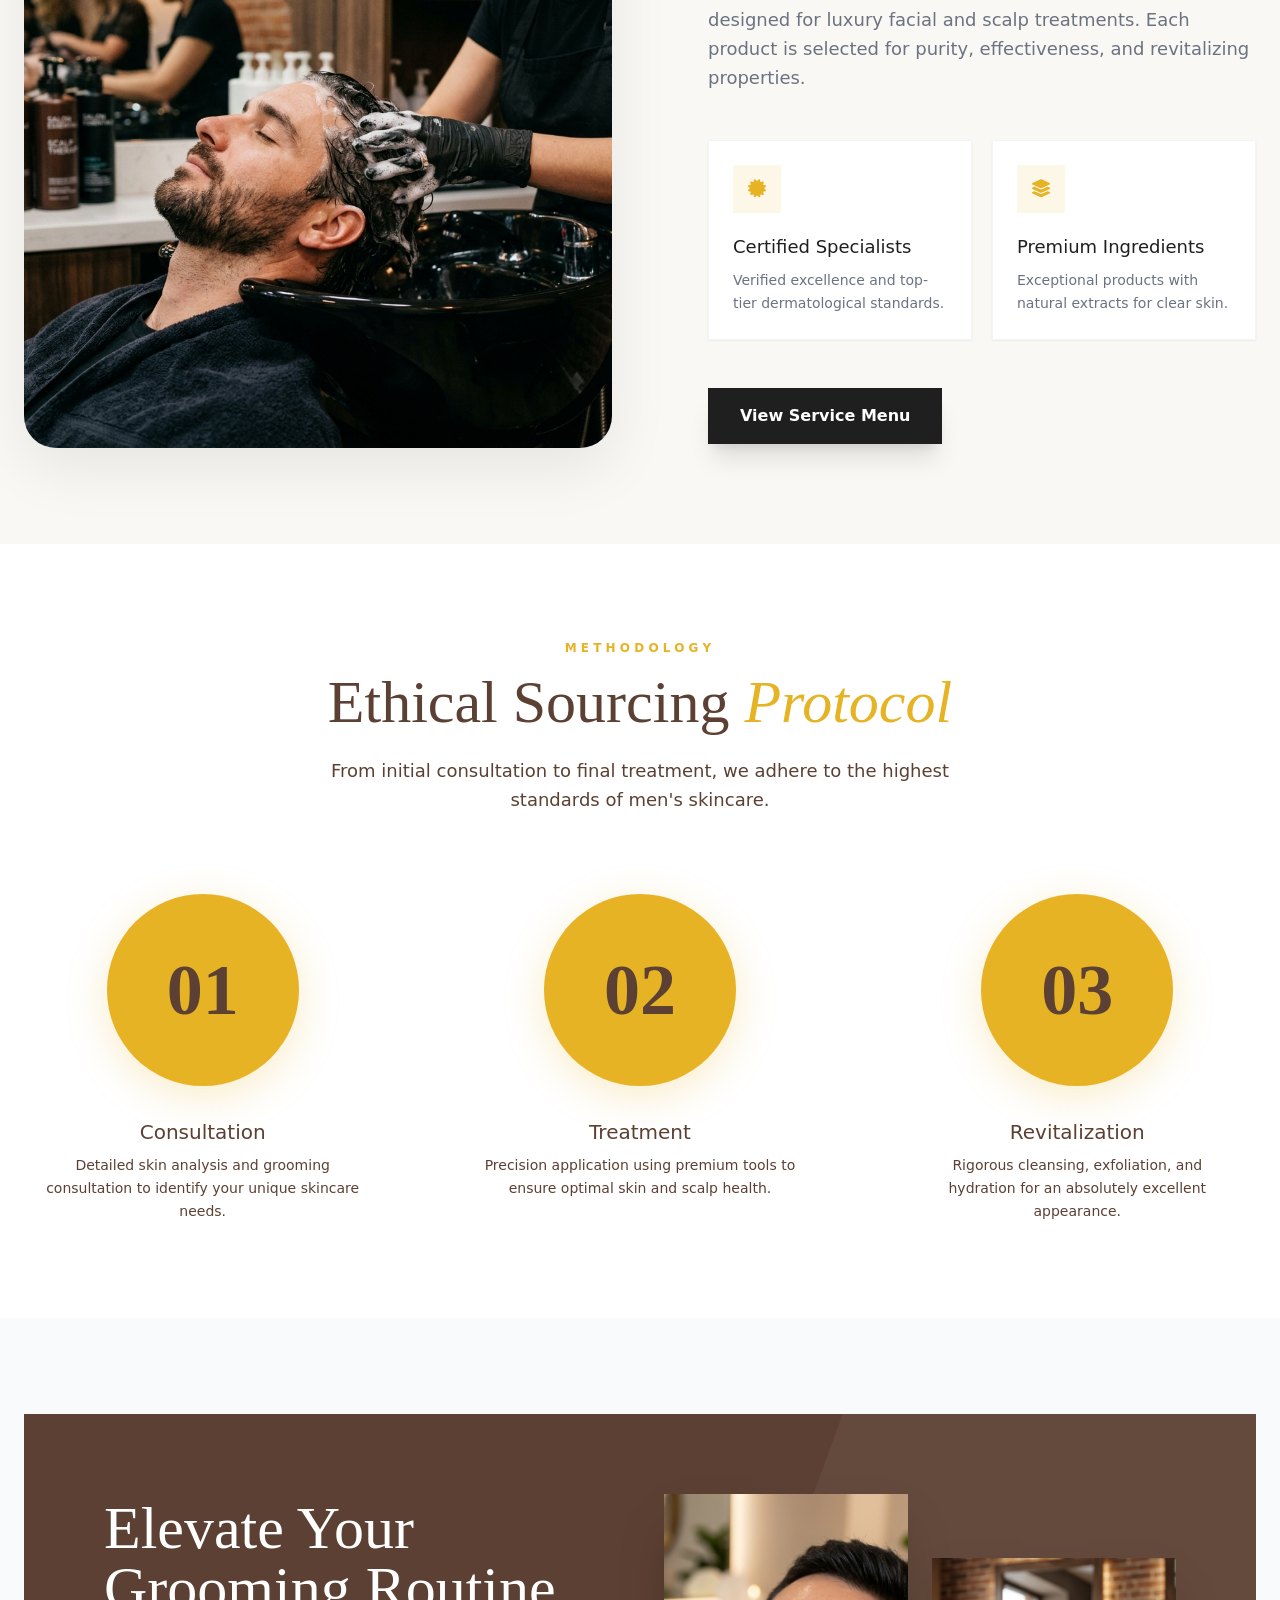
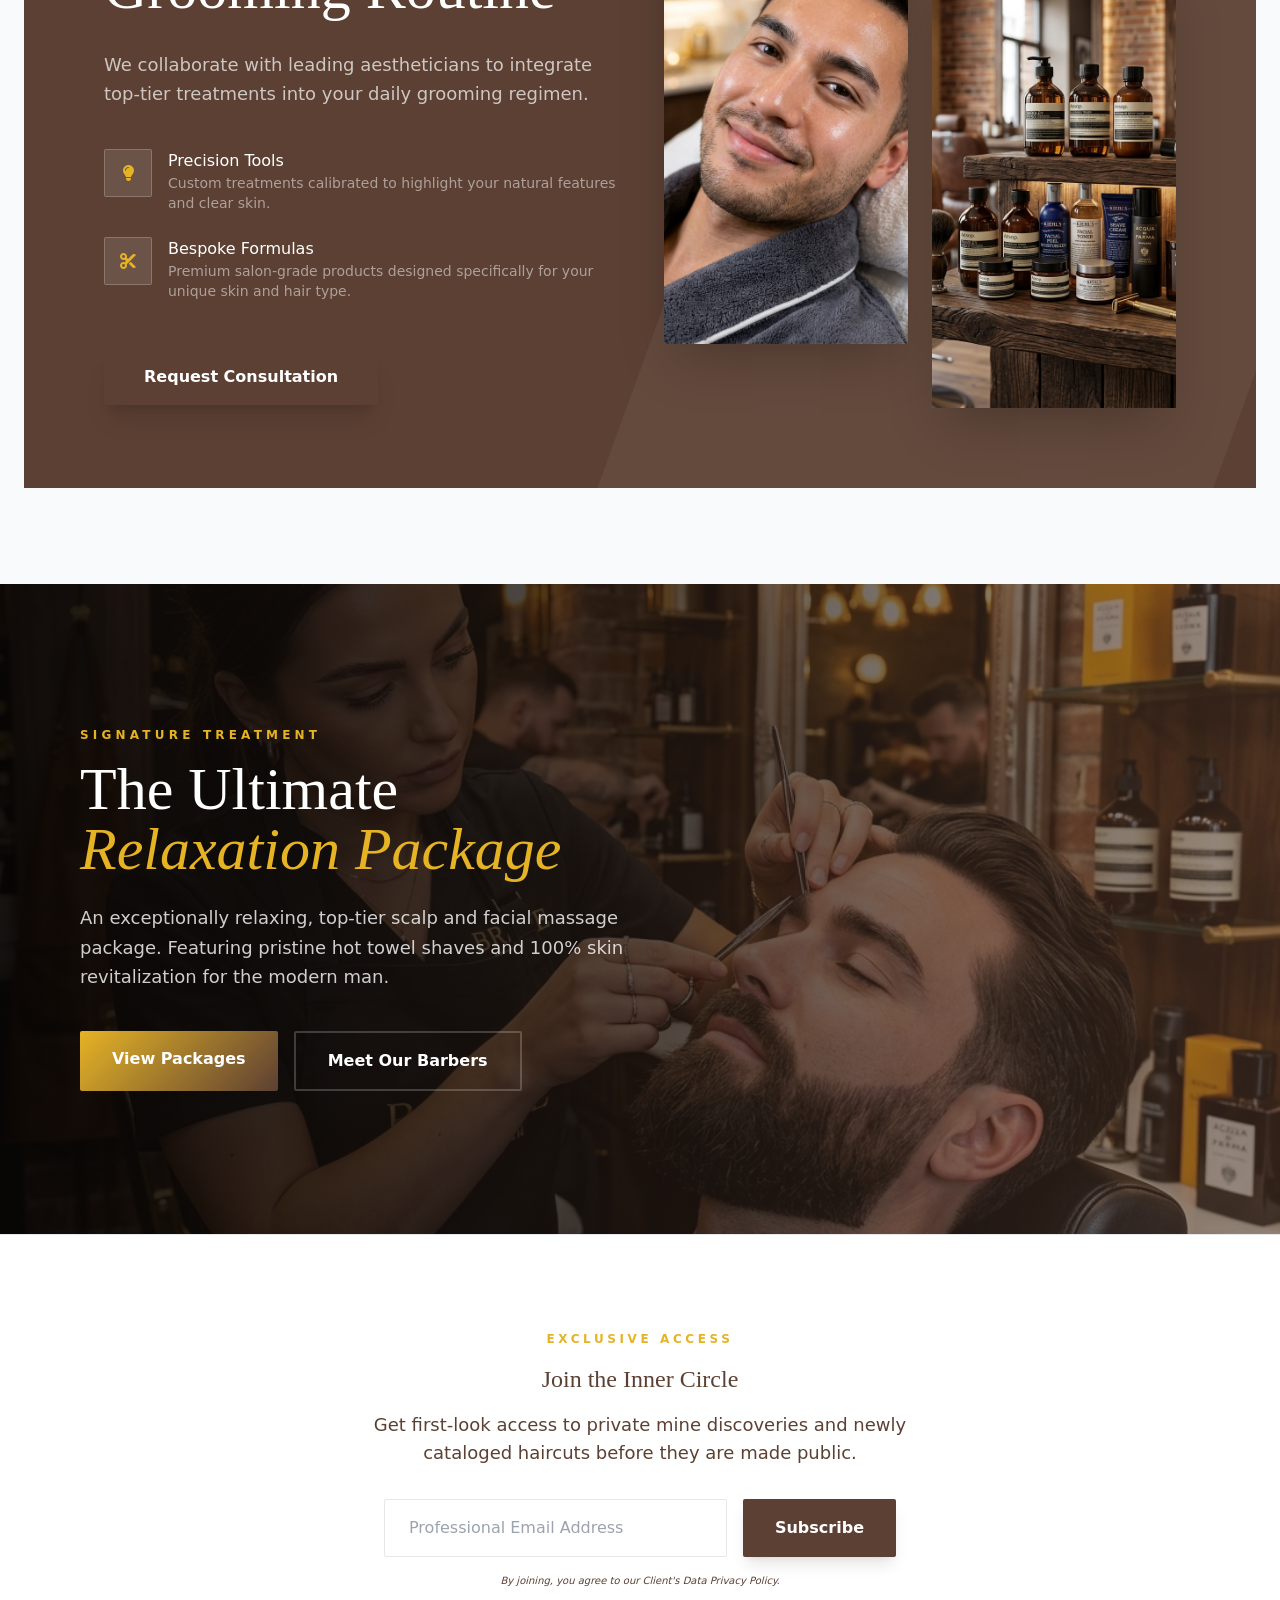
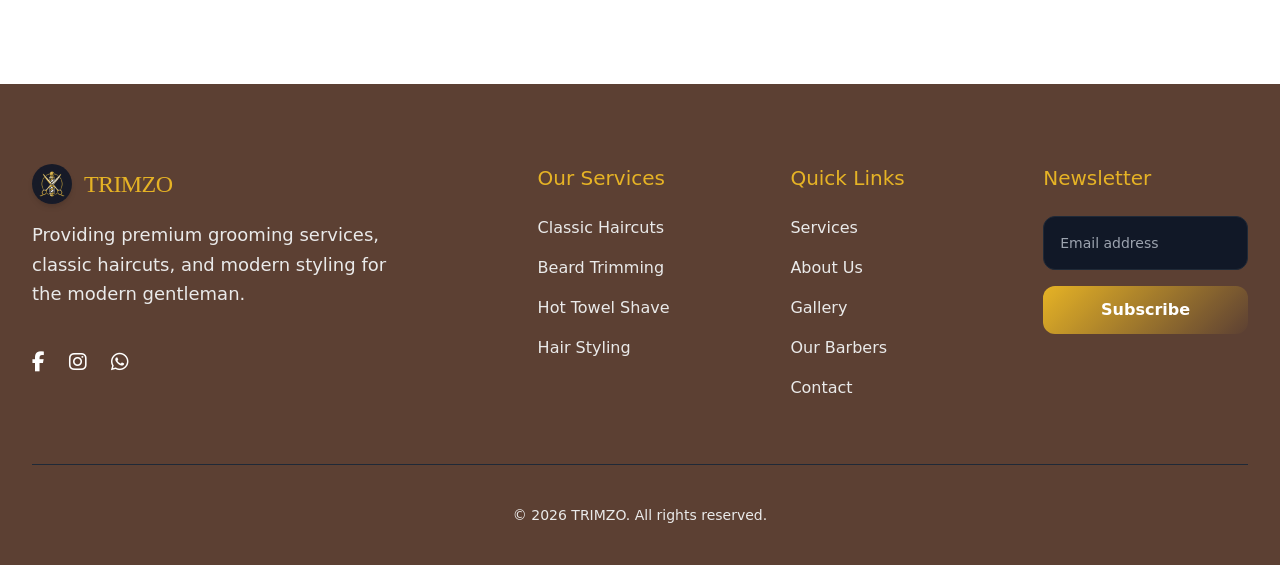
<file: home2.html>
<!DOCTYPE html>
<html lang="en" dir="ltr" data-theme="light">

<head>
    <meta charset="UTF-8">
    <meta name="viewport" content="width=device-width, initial-scale=1.0">
    <link rel="icon" href="./assets/favicon.svg" type="image/svg+xml">
    <link rel="stylesheet" href="https://cdnjs.cloudflare.com/ajax/libs/font-awesome/6.5.2/css/all.min.css">
    <title>Barbershop &amp; Men's Grooming Salon | TRIMZO</title>

    <script src="tailwind.js"></script>
    <link rel="stylesheet" href="./assets/css/theme.css">
</head>

<body class="antialiased flex flex-col min-h-screen">
  <header class="sticky top-0 z-50 transition-colors duration-300 shadow-xl border-b border-border bg-background" id="main-header">
        <nav class="container mx-auto px-4 sm:px-6 lg:px-8 py-3 flex items-center justify-between h-[70px]">
            <a href="index.html" class="flex items-center gap-3">
                <img src="./assets/logo.png" alt="Trimzo Logo" class="h-10 w-10 object-contain rounded-full shadow-md" />
                <div class="text-2xl font-serif font-medium tracking-tight flex flex-col justify-center">    
                    <span style="color: #E6B325;">TRIMZO</span>
                </div>
            </a>

            <div class="hidden xl:flex items-center space-x-6">
                <div class="flex space-x-6 rtl:space-x-reverse rtl:ml-6 text-primary-text font-medium">
                    <div class="dropdown-wrapper">
                        <button class="nav-link flex items-center" id="home-dropdown-btn">
                            Home
                            <svg class="w-3 h-3 ml-1 relative top-[2.5px] transition-transform duration-200 text-primary-text" fill="none" stroke="currentColor" viewBox="0 0 24 24"><path stroke-linecap="round" stroke-linejoin="round" stroke-width="2" d="M19 9l-7 7-7-7"></path></svg>
                        </button>
                        <div class="dropdown-menu">
                            <a href="index.html">Home 1</a>
                            <a href="home2.html">Home 2</a>
                        </div>
                    </div>
<a href="about.html" class="nav-link">About Us</a>
<a href="services.html" class="nav-link">Services</a>
<a href="gallery.html" class="nav-link">Gallery</a>
<a href="barbers.html" class="nav-link">Our Barbers</a>
<a href="products.html" class="nav-link">Products</a>
<a href="contact.html" class="nav-link">Contact</a>
                </div>

                <div class="w-px h-6 bg-border mx-3"></div>
                
                <div class="flex items-center space-x-4">
                    <button id="theme-toggle" class="icon-btn text-primary-text hover:text-accent p-1.5 rounded-full transition duration-200">
                        <svg class="w-6 h-6 light-icon" fill="none" stroke="currentColor" viewBox="0 0 24 24"><path stroke-linecap="round" stroke-linejoin="round" stroke-width="2" d="M12 3v1m0 16v1m9-9h-1M4 12H3m15.364 6.364l-.707-.707M6.343 6.343l-.707-.707m12.728 0l-.707.707M6.343 17.657l-.707.707M16 12a4 4 0 11-8 0 4 4 0 018 0z"></path></svg>
                        <svg class="w-6 h-6 dark-icon hidden" fill="none" stroke="currentColor" viewBox="0 0 24 24"><path stroke-linecap="round" stroke-linejoin="round" stroke-width="2" d="M20.354 15.354A9 9 0 018.646 3.646 9.003 9.003 0 0012 21a9.003 9.003 0 008.354-5.646z"></path></svg>
                    </button>
                    <button id="lang-icon" class="text-primary-text hover:text-accent p-1.5 rounded-full transition duration-200">
<svg class="w-6 h-6" fill="none" stroke="currentColor" viewBox="0 0 24 24" xmlns="http://www.w3.org/2000/svg">
  <path stroke-linecap="round" stroke-linejoin="round" stroke-width="2" d="M7.5 21 3 16.5m0 0L7.5 12M3 16.5h13.5m0-13.5L21 7.5m0 0L16.5 12M21 7.5H7.5" />
</svg>                    </button>
                    <div class="flex items-center gap-3 ml-3">
                        <a href="login.html" class="btn-outline px-6 py-2 rounded-xl font-bold shadow-md">Login</a>
                        <a href="signup.html" class="book-btn px-6 py-2.5 rounded-xl font-bold shadow-md">Sign Up</a>
                    </div>
                </div>
            </div>

            <div class="xl:hidden flex items-center">
                <button id="mobile-menu-open" class="icon-btn text-primary-text hover:text-accent p-1.5 rounded-full"><svg class="w-7 h-7" fill="none" stroke="currentColor" viewBox="0 0 24 24"><path stroke-linecap="round" stroke-linejoin="round" stroke-width="2" d="M4 6h16M4 12h16M4 18h16" /></svg></button>
            </div>
        </nav>
    </header>

    <main class="flex-grow">
<!-- HERO SECTION -->
<section class="relative min-h-screen overflow-hidden bg-[#5C4033]">

    <!-- Background Image -->
    <img 
        src="./assets/home2_svc_facial.png"
        alt="Gemora Collection"
        class="absolute inset-0 w-full h-full object-cover grayscale opacity-40 pointer-events-none select-none"
    >

    <!-- Overlay -->
    <div class="absolute inset-0 bg-gradient-to-b from-[#5C4033]/80 via-[#5C4033]/50 to-[#5C4033]/90"></div>

    <!-- Main Content -->
    <div class="relative z-10 flex items-center justify-center min-h-screen px-6 py-24">

        <div class="max-w-5xl mx-auto text-center text-white">

            <!-- Label -->
            <div
                class="inline-flex items-center gap-2 px-5 py-2 mb-8 border border-[#E6B325]/30 rounded-full text-[#E6B325] text-xs font-bold uppercase tracking-[0.3em] backdrop-blur-sm bg-white/5">
                <span class="w-2 h-2 rounded-full bg-[#E6B325]"></span>
                Luxury Salon Experience
            </div>

            <!-- Heading -->
            <h1
                class="text-5xl sm:text-6xl md:text-7xl lg:text-8xl font-serif font-medium leading-[0.95] mb-8">

                Men's

                <span class="block italic text-[#E6B325] mt-2">
                    Grooming Salon.
                </span>

            </h1>

            <!-- Description -->
            <p
                class="max-w-2xl mx-auto text-base sm:text-lg md:text-xl text-white/70 leading-relaxed mb-12">
                Curating premium facial and skin treatments, and precision styling for the modern gentleman seeking luxury skincare.
            </p>

            <!-- Buttons -->
            <div class="flex flex-col sm:flex-row gap-4 justify-center items-center">

                <a href="#"
                    class="btn-primary w-full sm:w-auto px-10 py-4 rounded-none font-bold text-lg shadow-xl">
                    View Treatments
                </a>

                <a href="#"
                    class="w-full sm:w-auto px-10 py-4 rounded-none font-bold text-lg border border-white/20 text-white backdrop-blur-sm bg-white/5 hover:bg-[#E6B325] hover:text-[#5C4033] hover:border-[#E6B325] transition-all duration-300">
                    Book Appointment
                </a>

            </div>

        </div>

    </div>

    <!-- Bottom Fade -->
    <div class="absolute bottom-0 left-0 w-full h-32 bg-gradient-to-t from-[#5C4033] to-transparent"></div>

</section>
        <!-- SECTION : PREMIUM COLLECTION SHOWCASE -->
        <section class="py-24 bg-[#faf8f5] overflow-hidden">

            <div class="max-w-7xl mx-auto px-6">

                <!-- Heading -->
                <div class="text-center max-w-3xl mx-auto mb-20">

                    <span class="text-[#E6B325] uppercase tracking-[0.35em] text-xs font-bold">
                        Premium Salon Services
                    </span>

                    <h2 class="mt-6 text-4xl md:text-6xl font-serif font-medium text-[#1f1f1f] leading-tight">
                        Rejuvenating Treatments With
                        <span class="italic text-[#E6B325]">
                            Flawless Results
                        </span>
                    </h2>

                    <p class="mt-6 text-gray-500 text-lg leading-relaxed">
                        Premium salon-grade facial and scalp services selected for gentlemen seeking luxury skincare, revitalizing treatments, and relaxation.
                    </p>

                </div>

                <!-- Main Layout -->
                <div class="grid lg:grid-cols-2 gap-14 items-center">

                    <!-- Left Image -->
                    <div class="relative">

                        <!-- Main Image -->
                        <div class="rounded-[32px] overflow-hidden shadow-[0_20px_60px_rgba(0,0,0,0.08)]">

                            <img src="./assets/home2_svc_wash.png" alt=""
                                class="w-full h-[420px] md:h-[650px] object-cover hover:scale-105 transition duration-700">

                        </div>



                    </div>

                    <!-- Right Content -->
                    <div class="lg:pl-10 pt-16 lg:pt-0">

                        <div
                            class="inline-flex items-center gap-3 px-5 py-2 rounded-full bg-white border border-gray-200 shadow-sm mb-8">

                            <div class="w-2 h-2 rounded-full bg-[#E6B325]"></div>

                            <span class="text-sm font-medium text-gray-600">
                                Signature Facial Edition
                            </span>

                        </div>

                        <h3 class="text-2xl md:text-3xl font-serif font-medium text-[#1f1f1f] leading-tight">
                            Advanced Skin
                            <br>
                            Care Routines
                        </h3>

                        <p class="mt-8 text-gray-500 text-lg leading-relaxed">
                            Carefully curated and applied skincare formulations designed
                            for luxury facial and scalp treatments.
                            Each product is selected for purity, effectiveness, and revitalizing properties.
                        </p>

                        <!-- Feature Grid -->
                        <div class="mt-12 grid sm:grid-cols-2 gap-5">

                            <div class="bg-white rounded-none p-6 border border-gray-100 shadow-sm">

                                <div
                                    class="w-12 h-12 rounded-none bg-[#E6B325]/10 flex items-center justify-center text-[#E6B325] text-lg mb-5">
                                    <i class="fas fa-certificate"></i>
                                </div>

                                <h5 class="font-medium text-lg text-[#1f1f1f] mb-2">
                                    Certified Specialists
                                </h5>
                                <p class="text-sm text-gray-500 leading-relaxed">
                                    Verified excellence and top-tier dermatological standards.
                                </p>

                            </div>

                            <div class="bg-white rounded-none p-6 border border-gray-100 shadow-sm">

                                <div
                                    class="w-12 h-12 rounded-none bg-[#E6B325]/10 flex items-center justify-center text-[#E6B325] text-lg mb-5">
                                    <i class="fas fa-layer-group"></i>
                                </div>

                                <h5 class="font-medium text-lg text-[#1f1f1f] mb-2">
                                    Premium Ingredients
                                </h5>

                                <p class="text-sm text-gray-500 leading-relaxed">
                                    Exceptional products with natural extracts for clear skin.
                                </p>

                            </div>

                        </div>

                        <!-- Button -->
                        <div class="mt-12">

                            <button
                                class="px-8 py-4 rounded-none bg-[#1f1f1f] text-white font-bold hover:bg-[#E6B325] hover:text-[#1f1f1f] transition-all duration-300 shadow-xl">
                                View Service Menu
                            </button>

                        </div>

                    </div>

                </div>

            </div>

        </section>
        <section class="py-24 bg-background overflow-hidden">
            <div class="container mx-auto px-6">
                <div class="text-center max-w-3xl mx-auto mb-20">
                    <span class="text-accent uppercase tracking-[0.35em] text-xs font-bold block mb-4">
                        Methodology
                    </span>
                    <h2 class="text-4xl md:text-6xl font-serif font-medium mb-6 text-primary-text leading-tight">
                        Ethical Sourcing <span class="italic text-accent">Protocol</span>
                    </h2>
                    <p class="text-secondary-text text-lg leading-relaxed max-w-2xl mx-auto">
                        From initial consultation to final treatment, we adhere to the highest standards of men's skincare.
                    </p>
                </div>
                <div class="flex flex-col md:flex-row justify-center items-start gap-12 lg:gap-20 relative">
                    <div class="hidden md:block absolute top-24 left-1/4 right-1/4 h-px bg-border -z-10"></div>
                    <div class="flex flex-col items-center text-center max-w-xs mx-auto">
                        <div
                            class="w-48 h-48 rounded-full border-[6px] border-[#E6B325]/30 bg-[#E6B325] flex items-center justify-center relative mb-8 group hover:scale-105 transition-all duration-500 shadow-[0_10px_40px_rgba(230,179,37,0.25)]">
                            <span class="text-7xl font-serif font-bold text-[#5C4033]">01</span>
                        </div>
                        <h4 class="text-xl font-medium mb-2 text-primary-text">Consultation</h4>
                        <p class="text-sm text-secondary-text leading-relaxed">Detailed skin analysis and grooming consultation
                            to identify your unique skincare needs.</p>
                    </div>
                    <div class="flex flex-col items-center text-center max-w-xs mx-auto">
                        <div
                            class="w-48 h-48 rounded-full border-[6px] border-[#E6B325]/30 bg-[#E6B325] flex items-center justify-center relative mb-8 group hover:scale-105 transition-all duration-500 shadow-[0_10px_40px_rgba(230,179,37,0.25)]">
                            <span class="text-7xl font-serif font-bold text-[#5C4033]">02</span>
                        </div>
                        <h4 class="text-xl font-medium mb-2 text-primary-text">Treatment</h4>
                        <p class="text-sm text-secondary-text leading-relaxed">Precision application using premium tools to
                            ensure optimal skin and scalp health.</p>
                    </div>
                    <div class="flex flex-col items-center text-center max-w-xs mx-auto">
                        <div
                            class="w-48 h-48 rounded-full border-[6px] border-[#E6B325]/30 bg-[#E6B325] flex items-center justify-center relative mb-8 group hover:scale-105 transition-all duration-500 shadow-[0_10px_40px_rgba(230,179,37,0.25)]">
                            <span class="text-7xl font-serif font-bold text-[#5C4033]">03</span>
                        </div>
                        <h4 class="text-xl font-medium mb-2 text-primary-text">Revitalization</h4>
                        <p class="text-sm text-secondary-text leading-relaxed">Rigorous cleansing, exfoliation, and hydration
                            for an absolutely excellent appearance.</p>
                    </div>
                </div>
            </div>
        </section>

        <section class="py-24 bg-background-alt">
            <div class="container mx-auto px-6">
                <div
                    class="bg-[#5C4033] rounded-none p-8 md:p-20 flex flex-col lg:flex-row items-center gap-12 overflow-hidden relative">
                    <div class="w-full lg:w-1/2 text-white relative z-10">
                        <h2 class="text-4xl md:text-6xl font-serif font-medium mb-8 leading-tight">Elevate Your Grooming
                            Routine</h2>
                        <p class="text-lg text-white/70 mb-10 leading-relaxed">We collaborate with leading aestheticians
                            to integrate top-tier treatments into your daily grooming regimen.
                        </p>
                        <div class="space-y-6">
                            <div class="flex items-start gap-4">
                                <div
                                    class="w-12 h-12 shrink-0 rounded-sm bg-white/10 flex items-center justify-center border border-white/20">
                                    <i class="fas fa-lightbulb text-accent"></i>
                                </div>
                                <div>
                                    <h5 class="font-medium">Precision Tools</h5>
                                    <p class="text-sm text-white/50">Custom treatments calibrated to highlight your natural
                                        features and clear skin.</p>
                                </div>
                            </div>
                            <div class="flex items-start gap-4">
                                <div
                                    class="w-12 h-12 shrink-0 rounded-sm bg-white/10 flex items-center justify-center border border-white/20">
                                    <i class="fas fa-scissors text-accent"></i>
                                </div>
                                <div>
                                    <h5 class="font-medium">Bespoke Formulas</h5>
                                    <p class="text-sm text-white/50">Premium salon-grade products designed specifically for
                                        your unique skin and hair type.</p>
                                </div>
                            </div>
                        </div>
                        <button
                            class="mt-12 px-10 py-4 btn-gallery-cta font-bold rounded-sm shadow-xl">Request
                            Consultation</button>
                    </div>
                    <div class="w-full lg:w-1/2 flex flex-col sm:flex-row gap-6 relative z-10">
                        <div class="img-reveal h-80 sm:h-[450px] w-full rounded-none overflow-hidden shadow-2xl">
                            <img src="./assets/home2_gal1.png" class="w-full h-full object-cover">
                        </div>
                        <div
                            class="img-reveal h-80 sm:h-[450px] w-full sm:mt-16 rounded-none overflow-hidden shadow-2xl">
                            <img src="./assets/home2_svc_skincare.png" class="w-full h-full object-cover">
                        </div>
                    </div>
                    <div class="absolute top-0 right-0 w-1/2 h-full bg-white/5 skew-x-[-20deg] translate-x-20 -z-0">
                    </div>
                </div>
            </div>
        </section>

        <!-- SECTION: FEATURED Service SHOWCASE (FULL BACKGROUND IMAGE) -->
        <section class="relative py-24 overflow-hidden min-h-[650px] flex items-center bg-[#5C4033]">
            <!-- Full Background Image -->
            <img 
                src="./assets/home2_svc_modern.png" 
                alt="Featured Service" 
                class="absolute inset-0 w-full h-full object-cover opacity-50 pointer-events-none select-none"
            >
            <!-- Overlay -->
            <div class="absolute inset-0 bg-gradient-to-r from-black/85 via-black/50 to-transparent"></div>

            <!-- Content -->
            <div class="container mx-auto px-6 lg:px-20 relative z-10 text-white">
                <div class="max-w-2xl">
                    <span class="text-accent uppercase tracking-[0.35em] text-xs font-bold block mb-4">
                        Signature Treatment
                    </span>
                    <h2 class="text-4xl md:text-6xl font-serif font-medium mb-6 leading-tight">
                        The Ultimate <br>
                        <span class="italic text-accent">Relaxation Package</span>
                    </h2>
                    <p class="text-white/80 text-lg leading-relaxed mb-10 max-w-xl">
                        An exceptionally relaxing, top-tier scalp and facial massage package. Featuring pristine hot towel shaves and 100% skin revitalization for the modern man.
                    </p>
                    <div class="flex flex-col sm:flex-row gap-4">
                        <a href="services.html" class="btn-primary px-8 py-4 rounded-sm font-bold text-center">
                            View Packages
                        </a>
                        <a href="contact.html" class="btn-outline px-8 py-4 rounded-sm font-bold text-center border-white/20 text-white hover:bg-white hover:text-[#5C4033] hover:border-white">
                            Meet Our Barbers
                        </a>
                    </div>
                </div>
            </div>
        </section>

        <!-- SECTION: NEWSLETTER SIGNUP -->
        <section class="py-24 bg-hover/20 border-t border-border">
            <div class="container mx-auto px-6 max-w-4xl text-center">
                <span class="text-accent uppercase tracking-[0.3em] text-xs font-bold block mb-4">
                    Exclusive Access
                </span>
                <h3 class="text-2xl font-serif font-medium text-primary-text mb-4">
                    Join the Inner Circle
                </h3>
                <p class="text-secondary-text text-base md:text-lg mb-8 max-w-xl mx-auto">
                    Get first-look access to private mine discoveries and newly cataloged haircuts before they are made public.
                </p>
                <form class="flex flex-col sm:flex-row gap-4 max-w-lg mx-auto" onsubmit="event.preventDefault();">
                    <input type="email" placeholder="Professional Email Address"
                        class="flex-grow px-6 py-4 rounded-sm bg-background border border-border outline-none focus:border-accent transition-colors text-primary-text">
                    <button
                        class="px-8 py-4 bg-[#5C4033] hover:bg-accent text-white hover:text-[#5C4033] font-bold rounded-sm transition-all shadow-lg">
                        Subscribe
                    </button>
                </form>
                <p class="text-[10px] text-secondary-text mt-4 italic">
                    By joining, you agree to our Client's Data Privacy Policy.
                </p>
            </div>
        </section>
        </section>
    </main>

    <div id="mobile-menu-drawer" class="fixed inset-0 z-50 pointer-events-none transition-all duration-300">
        <div id="drawer-backdrop" class="absolute inset-0 bg-black opacity-0 transition-opacity duration-300 pointer-events-none"></div>
        <div id="drawer-content" class="absolute top-0 left-0 right-0 bg-background rounded-b-2xl shadow-2xl p-6 xl:hidden max-h-[85vh] overflow-y-auto transform translate-y-[-100%] transition-transform duration-300 ease-out">
            <div class="flex justify-between items-center pb-4 border-b border-border">
                <a href="index.html" class="flex items-center gap-3">
                    <img src="./assets/logo.png" alt="Trimzo Logo" class="h-10 w-10 object-contain rounded-full shadow-md" />
                    <div class="text-2xl font-serif font-medium tracking-wide flex flex-col justify-center">
                        <span style="color: #E6B325;">TRIMZO</span>
                    </div>
                </a>
                <button id="mobile-menu-close" class="text-primary-text hover:text-accent"><svg class="w-6 h-6" fill="none" stroke="currentColor" viewBox="0 0 24 24"><path stroke-linecap="round" stroke-linejoin="round" stroke-width="2" d="M6 18L18 6M6 6l12 12"></path></svg></button>
            </div>
            <nav class="flex flex-col space-y-2 py-4">
                <div>
                    <button class="block text-primary-text font-semibold text-lg py-2 w-full ltr:text-left rtl:text-right flex justify-between items-center" id="mobile-homes-toggle">
                        Home <svg class="w-4 h-4 transform transition-transform duration-200 text-primary-text" id="homes-icon" fill="none" stroke="currentColor" viewBox="0 0 24 24"><path stroke-linecap="round" stroke-linejoin="round" stroke-width="2" d="M19 9l-7 7-7-7"></path></svg>
                    </button>
                    <div id="mobile-homes-menu" class="hidden pl-4 flex flex-col space-y-1 mt-1 border-l-2 border-border">
                        <a href="index.html" class="block text-secondary-text hover:text-accent text-base py-1">Home 1</a>
                        <a href="home2.html" class="block text-secondary-text hover:text-accent text-base py-1">Home 2</a>
                    </div>
                </div>
<a href="about.html" class="block text-primary-text font-semibold text-lg py-2">About Us</a>
<a href="services.html" class="block text-primary-text font-semibold text-lg py-2">Services</a>
<a href="gallery.html" class="block text-primary-text font-semibold text-lg py-2">Gallery</a>
<a href="barbers.html" class="block text-primary-text font-semibold text-lg py-2">Our Barbers</a>
<a href="products.html" class="block text-primary-text font-semibold text-lg py-2">Products</a>
<a href="contact.html" class="block text-primary-text font-semibold text-lg py-2">Contact</a>
            </nav>
            <div class="pt-4 border-t border-border mt-4 flex justify-around items-center">
                <button id="mobile-lang-icon-drawer" class="flex flex-col items-center"><svg class="w-6 h-6" fill="none" stroke="currentColor" viewBox="0 0 24 24" xmlns="http://www.w3.org/2000/svg">
  <path stroke-linecap="round" stroke-linejoin="round" stroke-width="2" d="M7.5 21 3 16.5m0 0L7.5 12M3 16.5h13.5m0-13.5L21 7.5m0 0L16.5 12M21 7.5H7.5" />
</svg><span class="text-xs mt-1 text-secondary-text">RTL</span></button>
                <button id="drawer-theme-toggle" class="flex flex-col items-center">
                    <svg class="w-6 h-6 light-icon" fill="none" stroke="currentColor" viewBox="0 0 24 24"><path stroke-linecap="round" stroke-linejoin="round" stroke-width="2" d="M12 3v1m0 16v1m9-9h-1M4 12H3m15.364 6.364l-.707-.707M6.343 6.343l-.707-.707m12.728 0l-.707.707M6.343 17.657l-.707.707M16 12a4 4 0 11-8 0 4 4 0 018 0z"/></svg>
                    <svg class="w-6 h-6 dark-icon hidden" fill="none" stroke="currentColor" viewBox="0 0 24 24"><path stroke-linecap="round" stroke-linejoin="round" stroke-width="2" d="M20.354 15.354A9 9 0 018.646 3.646 9.003 9.003 0 0012 21a9.003 9.003 0 008.354-5.646z"/></svg>
                    <span class="text-xs mt-1 text-secondary-text">Theme</span>
                </button>
            </div>
            <div class="flex mt-5 gap-5 w-full">
                <a href="login.html" class="flex-1 btn-outline text-center py-1.5 rounded-xl font-bold text-sm shadow-md">Login</a>
                <a href="signup.html" class="flex-1 book-btn text-center py-2 rounded-xl font-bold text-sm shadow-md">Sign Up</a>
            </div>
        </div>
    </div>

    <footer id="main-footer" class="pt-20 transition-colors duration-300">
        <div class="container mx-auto px-4 sm:px-6 lg:px-8">
            <div class="grid grid-cols-1 sm:grid-cols-2 lg:grid-cols-5 gap-12 pb-16 border-b border-gray-800">
                <div class="lg:col-span-2">
                    <a href="index.html" class="flex items-center gap-3 mb-4">
                        <img src="./assets/logo.png" alt="Trimzo Logo" class="h-10 w-10 object-contain rounded-full shadow-md" />
                        <div class="text-2xl font-serif font-medium tracking-tight flex flex-col justify-center">    
                            <span style="color: #E6B325;">TRIMZO</span>
                        </div>
                    </a>
<p class="text-lg leading-relaxed max-w-sm !text-white-400">
Providing premium grooming services, classic haircuts, and modern styling for the modern gentleman.</p>                    <div class="flex gap-6 mt-10">
                        <a href="#" class="text-white hover:text-accent transition text-xl"><i class="fab fa-facebook-f"></i></a>
                        <a href="#" class="text-white hover:text-accent transition text-xl"><i class="fab fa-instagram"></i></a>
                        <a href="#" class="text-white hover:text-accent transition text-xl"><i class="fab fa-whatsapp"></i></a>
                    </div>
                </div>
                <div>
                    <h4 class="footer-heading font-medium text-xl mb-6">Our Services</h4>
                   <ul class="space-y-4">
    <li><a href="services.html" class="footer-link">Classic Haircuts</a></li>
    <li><a href="services.html" class="footer-link">Beard Trimming</a></li>
    <li><a href="services.html" class="footer-link">Hot Towel Shave</a></li>
    <li><a href="services.html" class="footer-link">Hair Styling</a></li>
</ul>
                </div>
                <div>
                    <h4 class="footer-heading font-medium text-xl mb-6">Quick Links</h4>
                    <ul class="space-y-4">
                        <li><a href="services.html" class="footer-link">Services</a></li>
                        <li><a href="about.html" class="footer-link">About Us</a></li>
                        <li><a href="gallery.html" class="footer-link">Gallery</a></li>
                        <li><a href="barbers.html" class="footer-link">Our Barbers</a></li>
                        <li><a href="contact.html" class="footer-link">Contact</a></li>
                    </ul>
                </div>
                <div>
                    <h4 class="footer-heading font-medium text-xl mb-6">Newsletter</h4>
                    <div class="flex flex-col space-y-4">
                        <input type="email" placeholder="Email address" class="p-4 text-sm rounded-xl bg-gray-900 border border-gray-800 focus:outline-none text-white" />
                        <button class="btn-primary font-bold py-3 rounded-xl">Subscribe</button>
                    </div>
                </div>
            </div>
            <div class="py-10 text-center text-white-500 text-sm">© 2026 TRIMZO. All rights reserved.</div>
        </div>
    </footer>

    <script>
        document.addEventListener('DOMContentLoaded', () => {
            const html = document.documentElement;

            // Drawer Control
            const menuDrawer = document.getElementById('mobile-menu-drawer');
            const menuContent = document.getElementById('drawer-content');
            const menuBackdrop = document.getElementById('drawer-backdrop');

            const openDrawer = () => {
                menuDrawer.classList.remove('pointer-events-none');
                menuContent.classList.remove('translate-y-[-100%]');
                menuBackdrop.classList.add('opacity-50', 'pointer-events-auto');
                document.body.style.overflow = 'hidden';
            };
            const closeDrawer = () => {
                menuContent.classList.add('translate-y-[-100%]');
                menuBackdrop.classList.remove('opacity-50', 'pointer-events-auto');
                setTimeout(() => { menuDrawer.classList.add('pointer-events-none'); document.body.style.overflow = ''; }, 300);
            };

            document.getElementById('mobile-menu-open').addEventListener('click', openDrawer);
            document.getElementById('mobile-menu-close').addEventListener('click', closeDrawer);
            menuBackdrop.addEventListener('click', closeDrawer);

            // Accordions
            const setupAccordion = (toggleId, menuId, iconId) => {
                const toggle = document.getElementById(toggleId);
                toggle?.addEventListener('click', () => {
                    const menu = document.getElementById(menuId);
                    const icon = document.getElementById(iconId);
                    menu.classList.toggle('hidden');
                    icon.classList.toggle('rotate-180');
                });
            };
            setupAccordion('mobile-homes-toggle', 'mobile-homes-menu', 'homes-icon');


            // Theme & RTL
            const themeToggles = [document.getElementById('theme-toggle'), document.getElementById('drawer-theme-toggle')];
            const applyTheme = (theme) => {
                html.setAttribute('data-theme', theme);
                document.querySelectorAll('.light-icon').forEach(i => i.classList.toggle('hidden', theme === 'dark'));
                document.querySelectorAll('.dark-icon').forEach(i => i.classList.toggle('hidden', theme === 'light'));
            };
            themeToggles.forEach(btn => btn.addEventListener('click', () => {
                const next = html.getAttribute('data-theme') === 'light' ? 'dark' : 'light';
                localStorage.setItem('theme', next);
                applyTheme(next);
            }));
            applyTheme(localStorage.getItem('theme') || 'light');

            const langToggles = [document.getElementById('lang-icon'), document.getElementById('mobile-lang-icon-drawer')];
            langToggles.forEach(btn => btn.addEventListener('click', () => {
                const current = localStorage.getItem('language') === 'ar' ? 'en' : 'ar';
                localStorage.setItem('language', current);
                html.setAttribute('dir', current === 'ar' ? 'rtl' : 'ltr');
            }));
            html.setAttribute('dir', localStorage.getItem('language') === 'ar' ? 'rtl' : 'ltr');

            // Active Nav Logic
            const setActiveNavLink = () => {
                const currentPath = window.location.pathname.split('/').pop() || 'index.html';

                // Desktop Links
                document.querySelectorAll('.nav-link').forEach(link => {
                    if (link.getAttribute('href') === currentPath) {
                        link.classList.add('active', 'text-accent', 'font-bold');
                    } else {
                        link.classList.remove('active', 'text-accent', 'font-bold');
                    }
                });

                // Desktop Dropdowns
                if (['index.html', 'home2.html'].includes(currentPath)) {
                    document.getElementById('home-dropdown-btn')?.classList.add('active', 'text-accent', 'font-bold');
                }

                // Mobile Links
                document.querySelectorAll('#drawer-content a').forEach(link => {
                    const href = link.getAttribute('href');
                    if (href === currentPath) {
                        link.classList.add('text-accent', 'font-bold');
                        link.classList.remove('text-primary-text', 'text-secondary-text');
                    } else {
                        if (link.closest('#mobile-homes-menu')) {
                            link.classList.add('text-secondary-text');
                            link.classList.remove('text-accent', 'font-bold');
                        } else {
                            link.classList.add('text-primary-text');
                            link.classList.remove('text-accent', 'font-bold');
                        }
                    }
                });

                // Mobile Toggles
                if (['index.html', 'home2.html'].includes(currentPath)) {
                    document.getElementById('mobile-homes-toggle')?.classList.add('text-accent', 'font-bold');
                }
            };
            setActiveNavLink();
        });
        document.addEventListener("DOMContentLoaded", function () {

            const btnMonthly = document.getElementById("btn-monthly");
            const btnSeasonal = document.getElementById("btn-seasonal");

            const monthlyPlans = document.getElementById("monthly-plans");
            const seasonalPlans = document.getElementById("seasonal-plans");

            if (!btnMonthly || !btnSeasonal || !monthlyPlans || !seasonalPlans) return;

            btnMonthly.addEventListener("click", function () {

                btnMonthly.classList.add("bg-[#E6B325]", "text-white", "shadow-lg");
                btnMonthly.classList.remove("text-primary-text");

                btnSeasonal.classList.remove("bg-[#E6B325]", "text-white", "shadow-lg");
                btnSeasonal.classList.add("text-primary-text");

                monthlyPlans.classList.remove("hidden");
                monthlyPlans.classList.add("grid");

                seasonalPlans.classList.remove("grid");
                seasonalPlans.classList.add("hidden");

            });

            btnSeasonal.addEventListener("click", function () {

                btnSeasonal.classList.add("bg-[#E6B325]", "text-white", "shadow-lg");
                btnSeasonal.classList.remove("text-primary-text");

                btnMonthly.classList.remove("bg-[#E6B325]", "text-white", "shadow-lg");
                btnMonthly.classList.add("text-primary-text");

                seasonalPlans.classList.remove("hidden");
                seasonalPlans.classList.add("grid");

                monthlyPlans.classList.remove("grid");
                monthlyPlans.classList.add("hidden");

            });

        });
    </script>
</body>

</html>
</file>
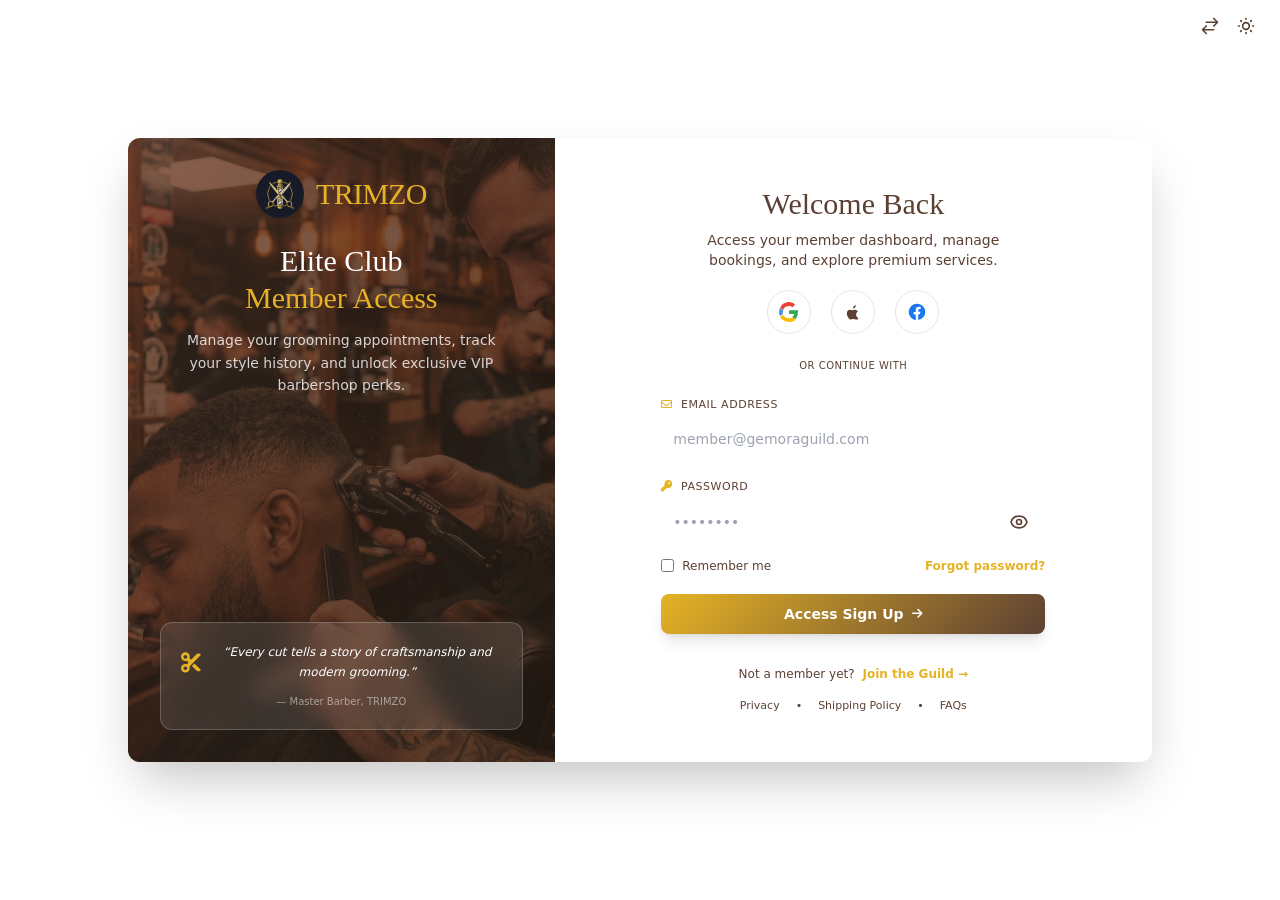
<file: login.html>
<!DOCTYPE html>
<html lang="en" dir="ltr" data-theme="light">
<head>
    <meta charset="UTF-8">
    <meta name="viewport" content="width=device-width, initial-scale=1.0">
    <link rel="icon" href="./assets/favicon.svg" type="image/svg+xml">
    <title>Login | TRIMZO</title>
    <script src="tailwind.js"></script>
    <link rel="stylesheet" href="./assets/css/theme.css">
</head>
<body class="min-h-screen flex items-center justify-center bg-background p-4">

    <div class="controls absolute top-4 right-6 flex items-center gap-4 z-50 text-secondary-text">
        <button onclick="toggleRTL()" class="btn-control" title="Toggle RTL / اللغة">
            <svg class="w-5 h-5" fill="none" stroke="currentColor" viewBox="0 0 24 24">
                <path stroke-linecap="round" stroke-linejoin="round" stroke-width="2"
                    d="M7.5 21 3 16.5m0 0L7.5 12M3 16.5h13.5m0-13.5L21 7.5m0 0L16.5 12M21 7.5H7.5" />
            </svg>
        </button>
        <button onclick="toggleTheme()" class="btn-control" title="Toggle Dark Mode">
            <svg class="w-5 h-5 light-icon" fill="none" stroke="currentColor" viewBox="0 0 24 24">
                <path stroke-linecap="round" stroke-linejoin="round" stroke-width="2"
                    d="M12 3v1m0 16v1m9-9h-1M4 12H3m15.364 6.364l-.707-.707M6.343 6.343l-.707-.707m12.728 0l-.707.707M6.343 17.657l-.707.707M16 12a4 4 0 11-8 0 4 4 0 018 0z" />
            </svg>
            <svg class="w-5 h-5 dark-icon hidden" fill="none" stroke="currentColor" viewBox="0 0 24 24">
                <path stroke-linecap="round" stroke-linejoin="round" stroke-width="2"
                    d="M20.354 15.354A9 9 0 018.646 3.646 9.003 9.003 0 0012 21a9.003 9.003 0 008.354-5.646z" />
            </svg>
        </button>
    </div>

    <div class="relative w-full max-w-5xl">
        <div class="auth-card w-full flex flex-col md:flex-row rounded-xl min-h-[520px] overflow-hidden shadow-2xl">

            <!-- LEFT PANEL: Brewery Imagery & Storytelling -->
            <div class="hidden md:flex md:w-5/12 relative bg-gradient-to-br from-[#5C4033] to-[#3A2A1F]">
                <img src="./assets/barber_action1.png"
                    class="absolute inset-0 w-full h-full object-cover opacity-50 mix-blend-overlay">
                <div class="relative z-10 p-8 text-white flex flex-col items-center text-center justify-between h-full">
                    <div class="flex flex-col items-center">
                        <a href="index.html" class="flex items-center gap-3 text-3xl font-serif font-medium tracking-tight">
                            <img src="./assets/logo.png" alt="Trimzo Logo" class="h-12 w-12 object-contain rounded-full shadow-md" />
                            <span style="color: #E6B325;">TRIMZO</span>
                        </a>
                        <h2 class="text-3xl font-serif font-medium leading-tight mt-6 mb-3">
                            Elite Club <br><span style="color: #E6B325;">Member Access</span>
                        </h2>
                        <p class="text-white/80 text-sm leading-relaxed max-w-xs">
                            Manage your grooming appointments, track your style history, and unlock exclusive VIP barbershop perks.
                        </p>
                    </div>
                    <div class="bg-white/10 backdrop-blur-md p-5 rounded-xl border border-white/20 mt-8">
                        <div class="flex items-center gap-3">
                            <i class="fa-solid fa-scissors text-[#E6B325] text-xl"></i>
                            <p class="italic text-xs leading-relaxed">“Every cut tells a story of craftsmanship and modern grooming.”</p>
                        </div>
                        <div class="mt-3 text-[10px] text-white/50">— Master Barber, TRIMZO</div>
                    </div>
                </div>
            </div>

            <!-- RIGHT PANEL: LOGIN FORM -->
            <div class="w-full md:w-7/12 flex items-center justify-center p-4 sm:p-6 lg:p-12">
                <div class="w-full max-w-sm">

                    <a href="index.html" class="md:hidden flex items-center justify-center gap-3 text-3xl font-serif font-medium tracking-tight mb-6">
                        <img src="./assets/logo.png" alt="Trimzo Logo" class="h-12 w-12 object-contain rounded-full shadow-md" />
                        <span style="color: #E6B325;">TRIMZO</span>
                    </a>

                    <div class="mb-5 text-center">
                        <h3 class="text-2xl sm:text-3xl font-serif font-medium mb-2 text-primary-text">
                            Welcome Back
                        </h3>
                        <p class="text-sm text-secondary-text/80 max-w-xs mx-auto">
                            Access your member dashboard, manage bookings, and explore premium services.
                        </p>
                    </div>

                    <!-- Social Login Options -->
                    <div class="flex justify-center gap-5 mb-6">
                        <button class="w-11 h-11 rounded-full border border-border flex items-center justify-center hover:border-accent hover:scale-105 transition-all duration-200 bg-surface">
                            <svg class="w-5 h-5" viewBox="0 0 48 48">
                                <path fill="#EA4335" d="M24 9.5c3.2 0 6.1 1.1 8.3 3.1l6.2-6.2C34.8 2.4 29.7 0 24 0 14.6 0 6.6 5.5 2.7 13.4l7.3 5.7C11.9 13.1 17.4 9.5 24 9.5z" />
                                <path fill="#34A853" d="M46.1 24.5c0-1.7-.2-3.3-.5-4.9H24v9.3h12.4c-.5 2.9-2.1 5.4-4.5 7.1l6.9 5.4c4-3.7 6.3-9.1 6.3-16.9z" />
                                <path fill="#4A90E2" d="M10 28.7c-.5-1.4-.8-2.9-.8-4.4s.3-3 .8-4.4l-7.3-5.7C1 17.1 0 20.4 0 24s1 6.9 2.7 9.8l7.3-5.7z" />
                                <path fill="#FBBC05" d="M24 48c6.5 0 11.9-2.1 15.8-5.7l-6.9-5.4c-2 1.3-4.6 2.1-8.9 2.1-6.6 0-12.1-3.6-14.1-8.6l-7.3 5.7C6.6 42.5 14.6 48 24 48z" />
                            </svg>
                        </button>
                        <button class="w-11 h-11 rounded-full border border-border flex items-center justify-center hover:border-accent hover:scale-105 transition-all duration-200 bg-surface">
                            <svg class="w-5 h-5" fill="currentColor" viewBox="0 0 24 24">
                                <path d="M17.05 20.28c-.98.95-2.05.8-3.09.36-1.1-.46-2.11-.48-3.27 0-1.46.63-2.23.45-3.09-.36C3.25 15.97 3.91 9.48 8.2 9.23c1.24.07 2.1.68 2.83.73.73-.05 1.76-.76 3.13-.64 1.64.14 2.88.78 3.7 2.22-3.29 1.98-2.52 6.32.59 7.74-.6 1.33-1.34 2.6-2.4 3zM12.03 7.94c-.15-2.02 1.5-3.67 3.37-3.94.26 2.18-1.65 3.95-3.37 3.94z" />
                            </svg>
                        </button>
                        <button class="w-11 h-11 rounded-full border border-border flex items-center justify-center hover:border-accent hover:scale-105 transition-all duration-200 bg-surface">
                            <svg class="w-5 h-5 text-[#1877F2]" fill="currentColor" viewBox="0 0 24 24">
                                <path d="M22 12a10 10 0 10-11.5 9.88v-7H8v-2.88h2.5V9.5c0-2.46 1.47-3.82 3.72-3.82 1.08 0 2.2.2 2.2.2v2.4h-1.24c-1.22 0-1.6.76-1.6 1.54v1.85H16l-.4 2.88h-2.18v7A10 10 0 0022 12z" />
                            </svg>
                        </button>
                    </div>

                    <div class="flex items-center gap-3 mb-6">
                        <div class="flex-1 h-px bg-border"></div>
                        <span class="text-[10px] font-bold uppercase tracking-wider text-secondary-text">Or continue with</span>
                        <div class="flex-1 h-px bg-border"></div>
                    </div>

                    <form action="#" method="POST" id="loginForm" class="space-y-5">
                        <div>
                            <label class="block text-[11px] font-bold uppercase tracking-wider mb-1.5 text-secondary-text">
                                <i class="fa-regular fa-envelope mr-1 text-accent"></i> Email Address
                            </label>
                            <input type="email" required id="loginEmail"
                                class="input-field w-full px-3 py-2.5 rounded-lg text-sm outline-none transition"
                                placeholder="member@gemoraguild.com">
                        </div>

                        <div>
                            <label class="block text-[11px] font-bold uppercase tracking-wider mb-1.5 text-secondary-text">
                                <i class="fa-solid fa-key mr-1 text-accent"></i> Password
                            </label>
                            <div class="relative">
                                <input type="password" required id="password"
                                    class="input-field w-full px-3 py-2.5 rounded-lg text-sm outline-none pr-10 transition"
                                    placeholder="••••••••">
                                <button type="button" onclick="togglePasswordVisibility('password', this)"
                                    class="absolute inset-y-0 right-0 pr-4 flex items-center text-secondary-text hover:text-accent transition">
                                    <svg class="w-5 h-5 eye-icon" fill="none" stroke="currentColor" viewBox="0 0 24 24">
                                        <path stroke-linecap="round" stroke-linejoin="round" stroke-width="2"
                                            d="M15 12a3 3 0 11-6 0 3 3 0 016 0z" />
                                        <path stroke-linecap="round" stroke-linejoin="round" stroke-width="2"
                                            d="M2.458 12C3.732 7.943 7.523 5 12 5c4.478 0 8.268 2.943 9.542 7-1.274 4.057-5.064 7-9.542 7-4.477 0-8.268-2.943-9.542-7z" />
                                    </svg>
                                    <svg class="w-5 h-5 eye-slash-icon hidden" fill="none" stroke="currentColor" viewBox="0 0 24 24">
                                        <path stroke-linecap="round" stroke-linejoin="round" stroke-width="2"
                                            d="M13.875 18.825A10.05 10.05 0 0112 19c-4.478 0-8.268-2.943-9.543-7a9.97 9.97 0 011.563-3.029m5.858.908a3 3 0 114.243 4.243M9.878 9.878l4.242 4.242M9.88 9.88l-3.29-3.29m7.532 7.532l3.29 3.29M3 3l3.59 3.59m0 0A9.953 9.953 0 0112 5c4.478 0 8.268 2.943 9.543 7a10.025 10.025 0 01-4.132 5.411m0 0L21 21" />
                                    </svg>
                                </button>
                            </div>

                            <div class="flex justify-between items-center mt-4">
                                <label class="flex items-center gap-2 cursor-pointer group">
                                    <input type="checkbox" class="checkbox-custom">
                                    <span class="text-xs text-secondary-text group-hover:text-accent transition">Remember me</span>
                                </label>
                                <a href="#" class="text-xs font-semibold text-accent hover:underline transition">Forgot password?</a>
                            </div>
                        </div>

                        <button type="submit"
                            class="btn-primary w-full py-2.5 rounded-lg text-white font-bold text-sm shadow-lg mt-2 transition-all flex items-center justify-center gap-2 group">
                            <span>Access Sign Up</span>
                            <i class="fa-solid fa-arrow-right text-xs group-hover:translate-x-1 transition-transform"></i>
                        </button>
                    </form>

                    <div class="mt-8 text-center">
                        <p class="text-xs text-secondary-text">
                            Not a member yet? 
                            <a href="signup.html" class="text-accent font-bold hover:underline transition ml-1">Join the Guild →</a>
                        </p>
                        <div class="mt-4 flex justify-center gap-4 text-[11px] text-secondary-text/60">
                            <a href="#" class="hover:text-accent">Privacy</a>
                            <span>•</span>
                            <a href="#" class="hover:text-accent">Shipping Policy</a>
                            <span>•</span>
                            <a href="#" class="hover:text-accent">FAQs</a>
                        </div>
                    </div>
                </div>
            </div>
        </div>
    </div>

    <script>
        // Password visibility toggle
        function togglePasswordVisibility(inputId, buttonEl) {
            const input = document.getElementById(inputId);
            const eyeIcon = buttonEl.querySelector('.eye-icon');
            const eyeSlashIcon = buttonEl.querySelector('.eye-slash-icon');
            if (input.type === 'password') {
                input.type = 'text';
                eyeIcon.classList.add('hidden');
                eyeSlashIcon.classList.remove('hidden');
            } else {
                input.type = 'password';
                eyeIcon.classList.remove('hidden');
                eyeSlashIcon.classList.add('hidden');
            }
        }

        // Theme Toggle (matching index.html)
        function toggleTheme() {
            const html = document.documentElement;
            const current = html.getAttribute('data-theme');
            const target = current === 'light' ? 'dark' : 'light';
            html.setAttribute('data-theme', target);
            localStorage.setItem('theme', target);
            
            // Update icon visibility
            const lightIcons = document.querySelectorAll('.light-icon');
            const darkIcons = document.querySelectorAll('.dark-icon');
            if (target === 'dark') {
                lightIcons.forEach(icon => icon.classList.add('hidden'));
                darkIcons.forEach(icon => icon.classList.remove('hidden'));
            } else {
                lightIcons.forEach(icon => icon.classList.remove('hidden'));
                darkIcons.forEach(icon => icon.classList.add('hidden'));
            }
        }

        // RTL Toggle
        function toggleRTL() {
            const html = document.documentElement;
            const current = html.getAttribute('dir');
            const target = current === 'ltr' ? 'rtl' : 'ltr';
            html.setAttribute('dir', target);
            localStorage.setItem('dir', target);
        }

        // Initialize from localStorage (theme + direction)
        (function init() {
            const savedTheme = localStorage.getItem('theme') || 'light';
            const html = document.documentElement;
            html.setAttribute('data-theme', savedTheme);
            
            const lightIcons = document.querySelectorAll('.light-icon');
            const darkIcons = document.querySelectorAll('.dark-icon');
            if (savedTheme === 'dark') {
                lightIcons.forEach(icon => icon.classList.add('hidden'));
                darkIcons.forEach(icon => icon.classList.remove('hidden'));
            } else {
                lightIcons.forEach(icon => icon.classList.remove('hidden'));
                darkIcons.forEach(icon => icon.classList.add('hidden'));
            }
            
            const savedDir = localStorage.getItem('dir') || 'ltr';
            html.setAttribute('dir', savedDir);
        })();

        // Handle login form submission (demo redirect to user dashboard)
        document.getElementById('loginForm')?.addEventListener('submit', function(e) {
            e.preventDefault();
            const email = document.getElementById('loginEmail')?.value;
            if (email) {
                // Simple demo: store user session flag
                localStorage.setItem('gemora_user_logged', 'true');
                localStorage.setItem('gemora_user_email', email);
                // Redirect to user dashboard
                window.location.href = 'userdash.html';
            } else {
                alert('Please enter your email address.');
            }
        });
    </script>
    <!-- FontAwesome CDN for icons -->
    <link rel="stylesheet" href="https://cdnjs.cloudflare.com/ajax/libs/font-awesome/6.5.2/css/all.min.css">
</body>
</html>
</file>
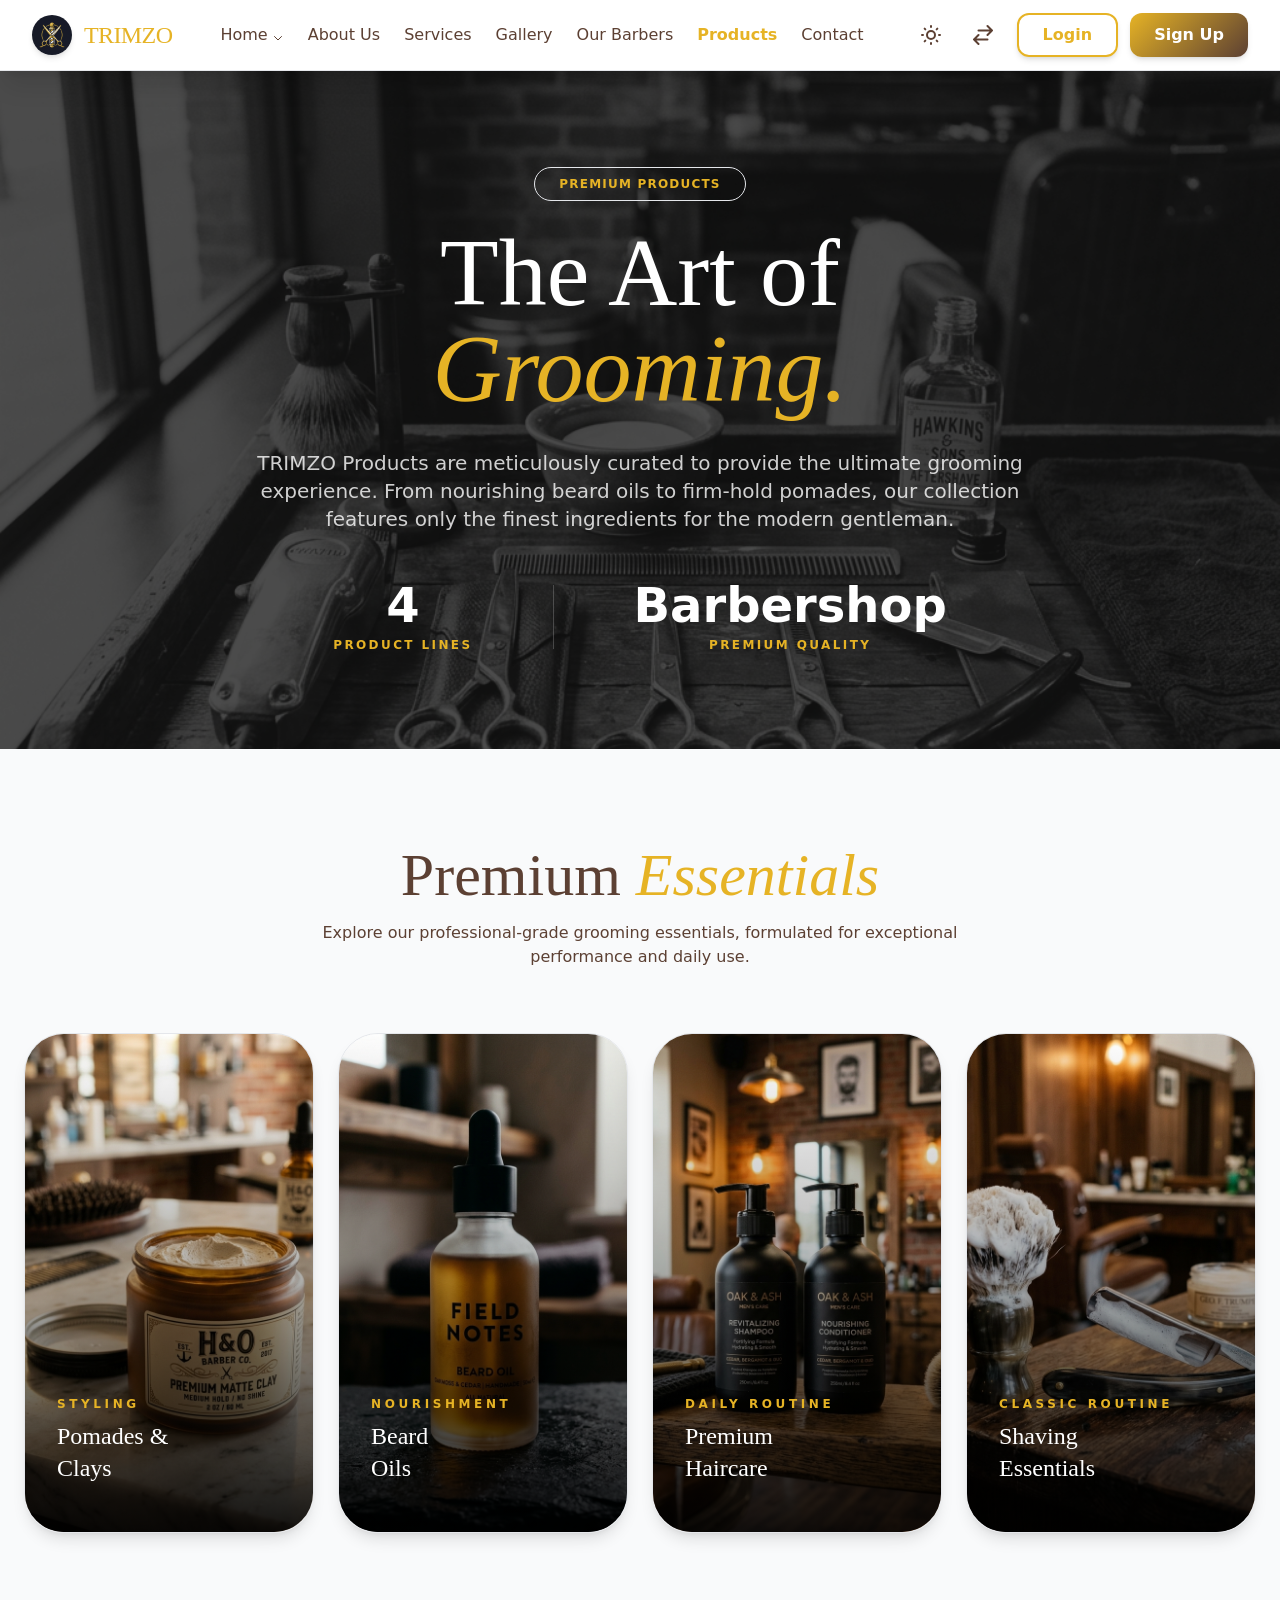
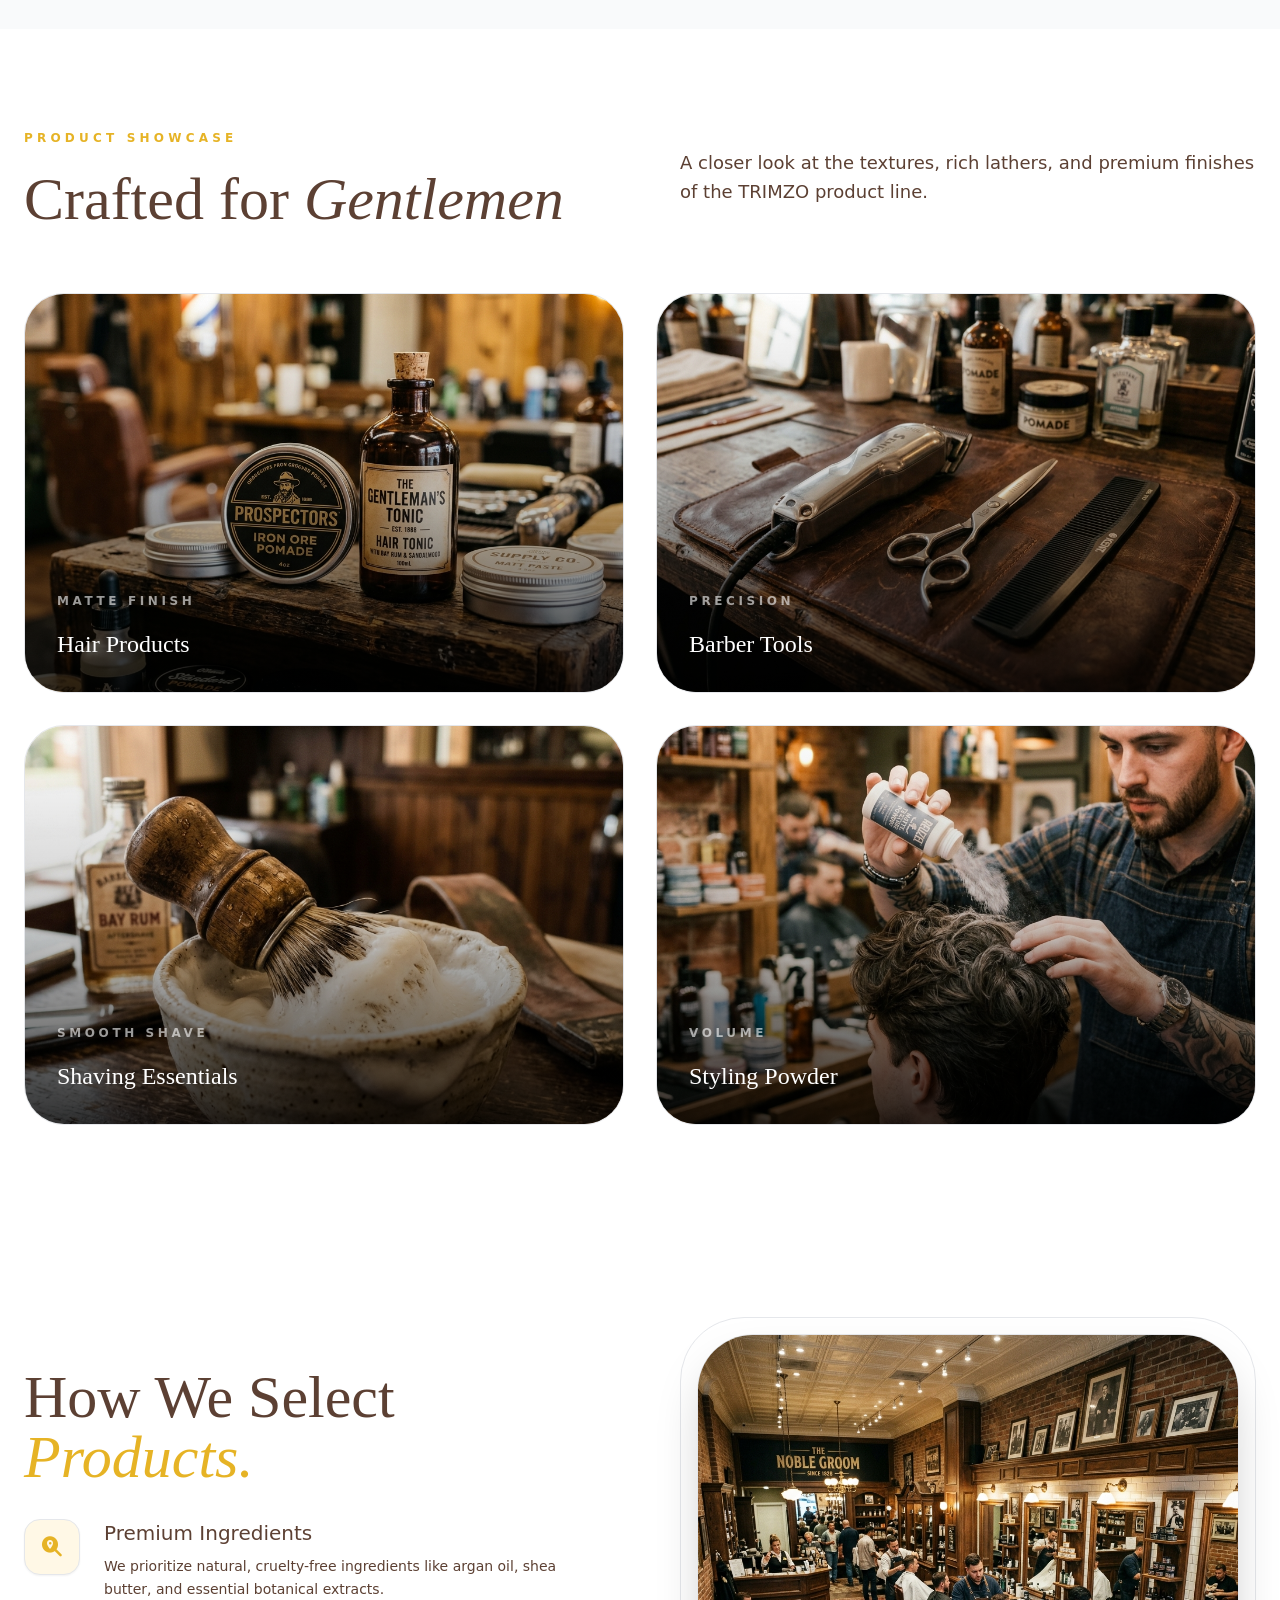
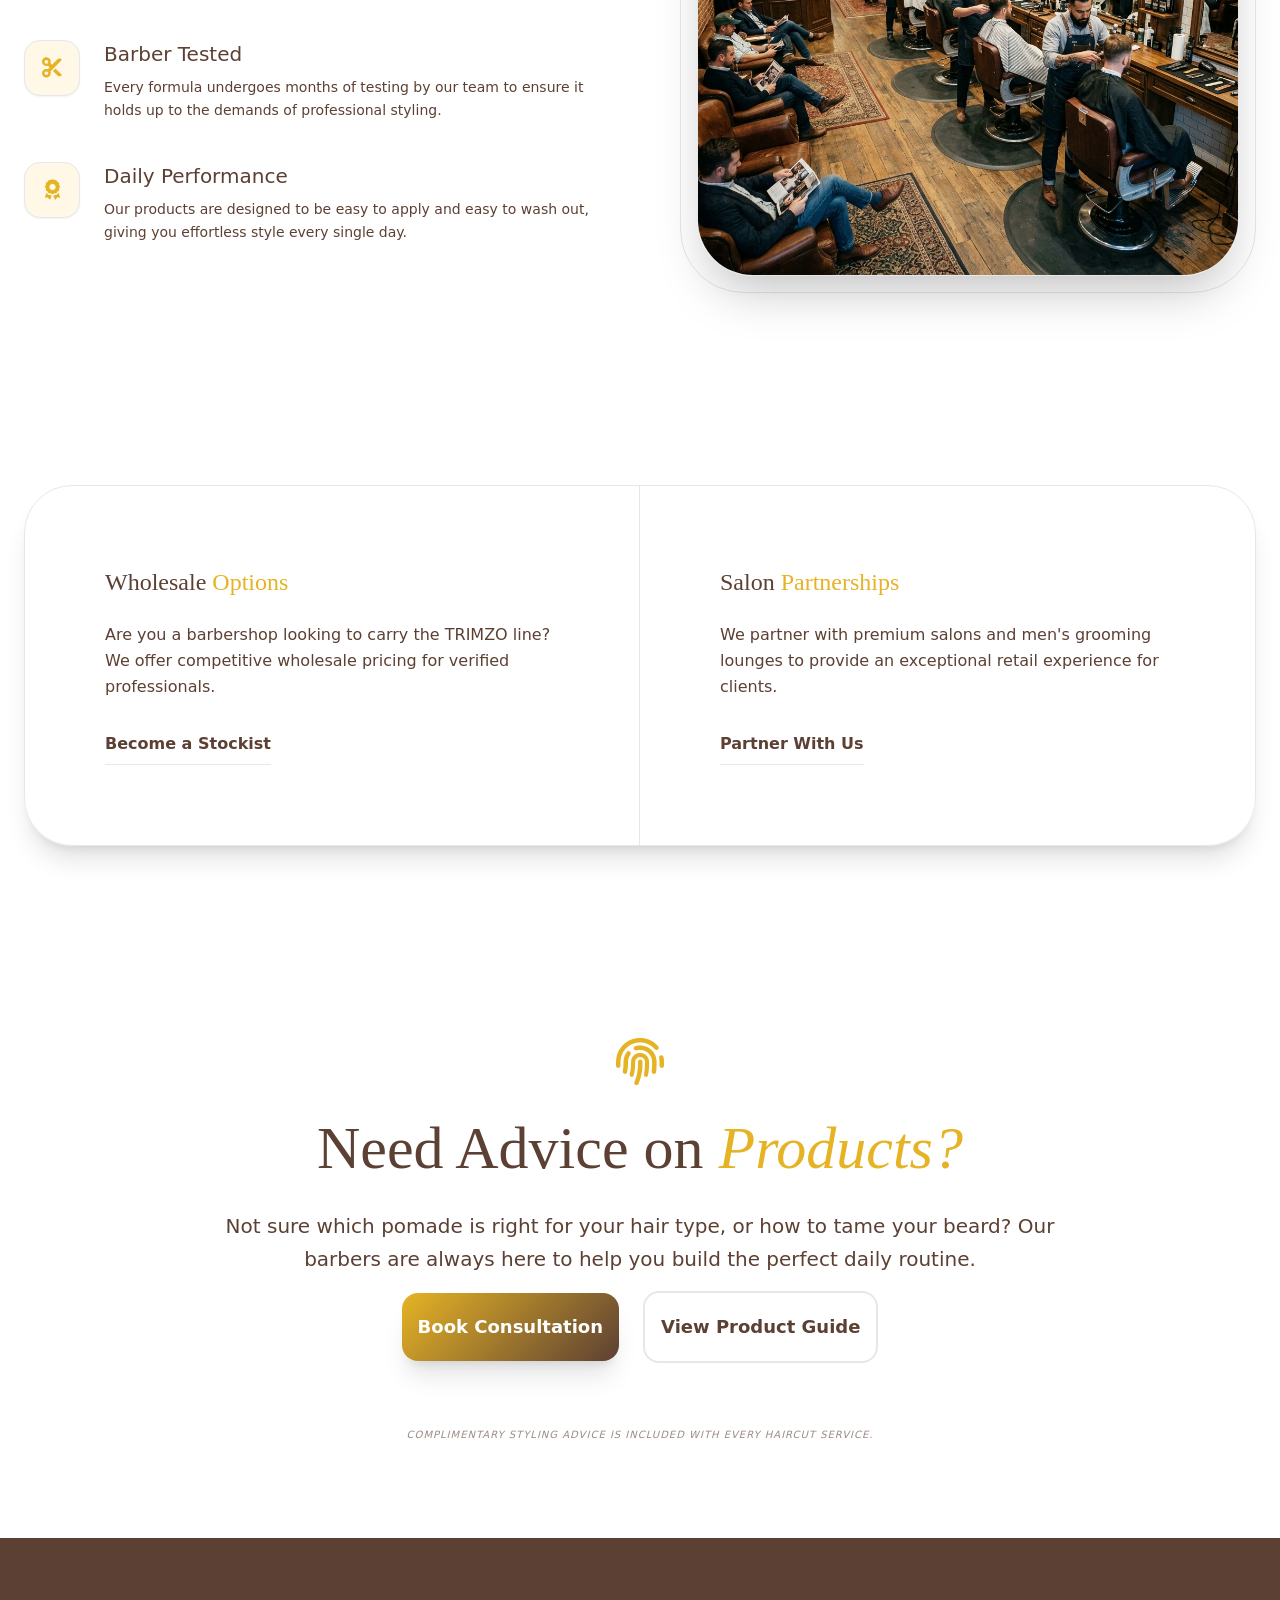
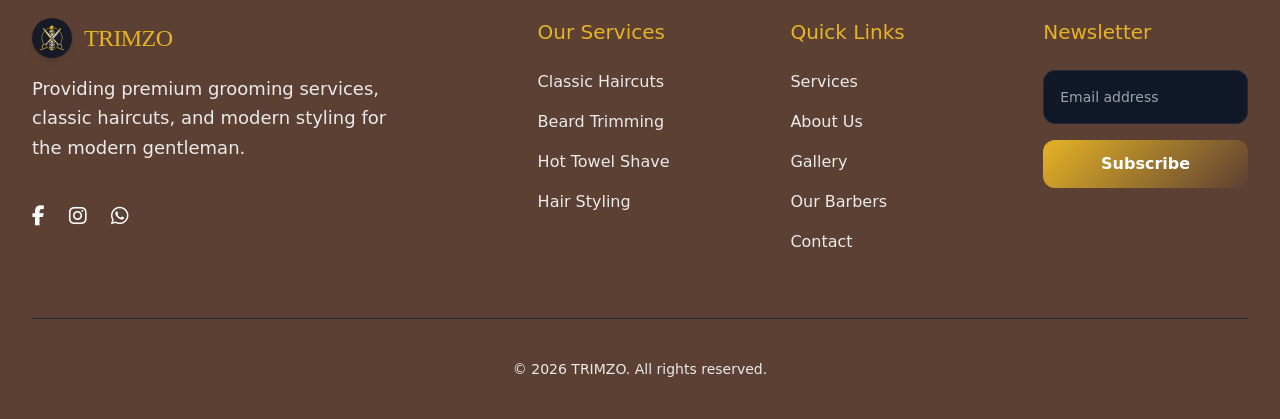
<file: products.html>
<!DOCTYPE html>
<html lang="en" dir="ltr" data-theme="light">

<head>
    <meta charset="UTF-8">
    <meta name="viewport" content="width=device-width, initial-scale=1.0">
    <link rel="icon" href="./assets/favicon.svg" type="image/svg+xml">
    <link rel="icon" href="./assets/favicon.svg" type="image/svg+xml">

    <link rel="stylesheet" href="https://cdnjs.cloudflare.com/ajax/libs/font-awesome/6.5.2/css/all.min.css">
    <title>Products | TRIMZO</title>

    <script src="tailwind.js"></script>
    <link rel="stylesheet" href="./assets/css/theme.css">
</head>

<body class="antialiased flex flex-col min-h-screen">

    <header class="sticky top-0 z-50 transition-colors duration-300 shadow-xl border-b border-border bg-background" id="main-header">
        <nav class="container mx-auto px-4 sm:px-6 lg:px-8 py-3 flex items-center justify-between h-[70px]">
            <a href="index.html" class="flex items-center gap-3">
                <img src="./assets/logo.png" alt="Trimzo Logo" class="h-10 w-10 object-contain rounded-full shadow-md" />
                <div class="text-2xl font-serif font-medium tracking-tight flex flex-col justify-center">    
                    <span style="color: #E6B325;">TRIMZO</span>
                </div>
            </a>

            <div class="hidden xl:flex items-center space-x-6">
                <div class="flex space-x-6 rtl:space-x-reverse rtl:ml-6 text-primary-text font-medium">
                    <div class="dropdown-wrapper">
                        <button class="nav-link flex items-center" id="home-dropdown-btn">
                            Home
                            <svg class="w-3 h-3 ml-1 relative top-[2.5px] transition-transform duration-200 text-primary-text" fill="none" stroke="currentColor" viewBox="0 0 24 24"><path stroke-linecap="round" stroke-linejoin="round" stroke-width="2" d="M19 9l-7 7-7-7"></path></svg>
                        </button>
                        <div class="dropdown-menu">
                            <a href="index.html">Home 1</a>
                            <a href="home2.html">Home 2</a>
                        </div>
                    </div>
<a href="about.html" class="nav-link">About Us</a>
<a href="services.html" class="nav-link">Services</a>
<a href="gallery.html" class="nav-link">Gallery</a>
<a href="barbers.html" class="nav-link">Our Barbers</a>
<a href="products.html" class="nav-link">Products</a>
<a href="contact.html" class="nav-link">Contact</a>
                </div>

                <div class="w-px h-6 bg-border mx-3"></div>
                
                <div class="flex items-center space-x-4">
                    <button id="theme-toggle" class="icon-btn text-primary-text hover:text-accent p-1.5 rounded-full transition duration-200">
                        <svg class="w-6 h-6 light-icon" fill="none" stroke="currentColor" viewBox="0 0 24 24"><path stroke-linecap="round" stroke-linejoin="round" stroke-width="2" d="M12 3v1m0 16v1m9-9h-1M4 12H3m15.364 6.364l-.707-.707M6.343 6.343l-.707-.707m12.728 0l-.707.707M6.343 17.657l-.707.707M16 12a4 4 0 11-8 0 4 4 0 018 0z"></path></svg>
                        <svg class="w-6 h-6 dark-icon hidden" fill="none" stroke="currentColor" viewBox="0 0 24 24"><path stroke-linecap="round" stroke-linejoin="round" stroke-width="2" d="M20.354 15.354A9 9 0 018.646 3.646 9.003 9.003 0 0012 21a9.003 9.003 0 008.354-5.646z"></path></svg>
                    </button>
                    <button id="lang-icon" class="text-primary-text hover:text-accent p-1.5 rounded-full transition duration-200">
<svg class="w-6 h-6" fill="none" stroke="currentColor" viewBox="0 0 24 24" xmlns="http://www.w3.org/2000/svg">
  <path stroke-linecap="round" stroke-linejoin="round" stroke-width="2" d="M7.5 21 3 16.5m0 0L7.5 12M3 16.5h13.5m0-13.5L21 7.5m0 0L16.5 12M21 7.5H7.5" />
</svg>                    </button>
                    <div class="flex items-center gap-3 ml-3">
                        <a href="login.html" class="btn-outline px-6 py-2 rounded-xl font-bold shadow-md">Login</a>
                        <a href="signup.html" class="book-btn px-6 py-2.5 rounded-xl font-bold shadow-md">Sign Up</a>
                    </div>
                </div>
            </div>

            <div class="xl:hidden flex items-center">
                <button id="mobile-menu-open" class="icon-btn text-primary-text hover:text-accent p-1.5 rounded-full"><svg class="w-7 h-7" fill="none" stroke="currentColor" viewBox="0 0 24 24"><path stroke-linecap="round" stroke-linejoin="round" stroke-width="2" d="M4 6h16M4 12h16M4 18h16" /></svg></button>
            </div>
        </nav>
    </header>

    <main class="flex-grow">
        <!-- SECTION 1: PRODUCTS HERO -->
        <section class="relative min-h-[60vh] flex items-center justify-center py-24 overflow-hidden">
            <!-- Background Image -->
            <div class="absolute inset-0 z-0">
                <img src="./assets/contact_map.png" class="w-full h-full object-cover opacity-80">
                <div class="absolute inset-0 bg-black/70"></div>
            </div>
            
            <div class="container mx-auto px-6 relative z-10 text-center text-white">
                <span class="inline-block px-6 py-2 rounded-full bg-accent/20 text-accent border border-accent/30 font-bold text-xs uppercase tracking-widest mb-6">
                    Premium Products
                </span>
                <h1 class="text-5xl md:text-7xl lg:text-8xl font-serif font-medium mb-8 leading-tight">
                    The Art of <br><span class="italic text-accent">Grooming.</span>
                </h1>
                <p class="text-white/80 text-lg md:text-xl leading-relaxed max-w-3xl mx-auto mb-12">
                    TRIMZO Products are meticulously curated to provide the ultimate grooming experience. From nourishing beard oils to firm-hold pomades, our collection features only the finest ingredients for the modern gentleman.
                </p>
                <div class="flex flex-wrap items-center justify-center gap-12 md:gap-20">
                    <div>
                        <div class="text-4xl md:text-5xl font-bold text-white mb-2">4</div>
                        <div class="text-xs uppercase tracking-[0.2em] text-accent font-bold">Product Lines</div>
                    </div>
                    <div class="w-px h-16 bg-white/20 hidden md:block"></div>
                    <div>
                        <div class="text-4xl md:text-5xl font-bold text-white mb-2">Barbershop</div>
                        <div class="text-xs uppercase tracking-[0.2em] text-accent font-bold">Premium Quality</div>
                    </div>
                </div>
            </div>
        </section>
        <!-- SECTION 2: CATEGORIES SHOWCASE -->
        <section class="py-24 bg-background-alt">
            <div class="container mx-auto px-6">
                <div class="text-center mb-16">
                    <h2 class="text-4xl md:text-6xl font-serif font-medium text-primary-text">Premium <span
                            class="italic text-accent">Essentials</span></h2>
                    <p class="mt-4 text-secondary-text max-w-2xl mx-auto">Explore our professional-grade grooming essentials, formulated for exceptional performance and daily use.</p>
                </div>
                <div class="grid grid-cols-1 md:grid-cols-2 lg:grid-cols-4 gap-6">
                    <!-- Card 1 -->
                    <div class="relative overflow-hidden rounded-[2.5rem] h-[500px] group border border-border shadow-lg">
                        <img src="./assets/prod_new1.png" class="w-full h-full object-cover transition-transform duration-1000 group-hover:scale-110">
                        <div class="absolute inset-0 bg-gradient-to-t from-black/90 via-black/30 to-transparent transition-opacity duration-500"></div>
                        <div class="absolute bottom-0 left-0 w-full p-8 text-white">
                            <span class="text-accent text-xs font-bold uppercase tracking-[0.3em] mb-2 block">Styling</span>
                            <h3 class="text-2xl font-serif font-medium mb-4">Pomades &<br>Clays</h3>
                            <div class="overflow-hidden h-0 group-hover:h-auto opacity-0 group-hover:opacity-100 transition-all duration-500 ease-in-out">
                                <p class="text-white/80 text-sm leading-relaxed mb-6 mt-2">
                                    Achieve the perfect hold and texture with our signature water-soluble pomades and matte styling clays.
                                </p>
                                <a href="#" class="btn-primary px-6 py-2 rounded-xl font-bold text-sm inline-block shadow-lg">Shop Pomades</a>
                            </div>
                        </div>
                    </div>

                    <!-- Card 2 -->
                    <div class="relative overflow-hidden rounded-[2.5rem] h-[500px] group border border-border shadow-lg">
                        <img src="./assets/prod_new2.png" class="w-full h-full object-cover transition-transform duration-1000 group-hover:scale-110">
                        <div class="absolute inset-0 bg-gradient-to-t from-black/90 via-black/30 to-transparent transition-opacity duration-500"></div>
                        <div class="absolute bottom-0 left-0 w-full p-8 text-white">
                            <span class="text-accent text-xs font-bold uppercase tracking-[0.3em] mb-2 block">Nourishment</span>
                            <h3 class="text-2xl font-serif font-medium mb-4">Beard<br>Oils</h3>
                            <div class="overflow-hidden h-0 group-hover:h-auto opacity-0 group-hover:opacity-100 transition-all duration-500 ease-in-out">
                                <p class="text-white/80 text-sm leading-relaxed mb-6 mt-2">
                                    Keep your beard soft, healthy, and perfectly shaped with our blend of essential oils and natural waxes.
                                </p>
                                <a href="#" class="btn-primary px-6 py-2 rounded-xl font-bold text-sm inline-block shadow-lg">Shop Beard Care</a>
                            </div>
                        </div>
                    </div>

                    <!-- Card 3 -->
                    <div class="relative overflow-hidden rounded-[2.5rem] h-[500px] group border border-border shadow-lg">
                        <img src="./assets/prod_new3.png" class="w-full h-full object-cover transition-transform duration-1000 group-hover:scale-110">
                        <div class="absolute inset-0 bg-gradient-to-t from-black/90 via-black/30 to-transparent transition-opacity duration-500"></div>
                        <div class="absolute bottom-0 left-0 w-full p-8 text-white">
                            <span class="text-accent text-xs font-bold uppercase tracking-[0.3em] mb-2 block">Daily Routine</span>
                            <h3 class="text-2xl font-serif font-medium mb-4">Premium<br>Haircare</h3>
                            <div class="overflow-hidden h-0 group-hover:h-auto opacity-0 group-hover:opacity-100 transition-all duration-500 ease-in-out">
                                <p class="text-white/80 text-sm leading-relaxed mb-6 mt-2">
                                    Revitalize your scalp and strengthen your hair with our sulfate-free shampoos and invigorating conditioners.
                                </p>
                                <a href="#" class="btn-primary px-6 py-2 rounded-xl font-bold text-sm inline-block shadow-lg">Shop Haircare</a>
                            </div>
                        </div>
                    </div>

                    <!-- Card 4 -->
                    <div class="relative overflow-hidden rounded-[2.5rem] h-[500px] group border border-border shadow-lg">
                        <img src="./assets/prod_new4.png" class="w-full h-full object-cover transition-transform duration-1000 group-hover:scale-110">
                        <div class="absolute inset-0 bg-gradient-to-t from-black/90 via-black/30 to-transparent transition-opacity duration-500"></div>
                        <div class="absolute bottom-0 left-0 w-full p-8 text-white">
                            <span class="text-accent text-xs font-bold uppercase tracking-[0.3em] mb-2 block">Classic Routine</span>
                            <h3 class="text-2xl font-serif font-medium mb-4">Shaving<br>Essentials</h3>
                            <div class="overflow-hidden h-0 group-hover:h-auto opacity-0 group-hover:opacity-100 transition-all duration-500 ease-in-out">
                                <p class="text-white/80 text-sm leading-relaxed mb-6 mt-2">
                                    Experience an exceptionally smooth shave with our rich shaving creams, aftershave tonics, and classic brushes.
                                </p>
                                <a href="#" class="btn-primary px-6 py-2 rounded-xl font-bold text-sm inline-block shadow-lg">Shop Shaving</a>
                            </div>
                        </div>
                    </div>
                </div>
            </div>
        </section>
        <!-- SECTION : HORIZONTAL PREMIUM GALLERY -->
        <section class="py-24 bg-background overflow-hidden transition-colors duration-300">

            <div class="container mx-auto px-6">

                <!-- Heading -->
                <div class="flex flex-col lg:flex-row lg:items-center lg:justify-between gap-8 mb-16">

                    <div class="max-w-3xl">
                        <span class="text-accent uppercase tracking-[0.35em] text-xs font-bold">
                            Product Showcase
                        </span>

                        <h2 class="mt-5 text-4xl md:text-6xl font-serif font-medium text-primary-text leading-tight">
                            Crafted for
                            <span class="italic text-accent-light">Gentlemen</span>
                        </h2>
                    </div>

                    <p class="text-secondary-text text-lg leading-relaxed max-w-xl">
                        A closer look at the textures, rich lathers, and premium finishes of the TRIMZO product line.
                    </p>

                </div>

                <!-- Main Layout (2x2 Grid) -->
                <div class="grid md:grid-cols-2 gap-8">
                    <!-- Item 1 -->
                    <div class="relative overflow-hidden rounded-[2.5rem] h-[400px] group border border-border">
                        <img src="./assets/svc_grid1.png" class="w-full h-full object-cover transition duration-1000 group-hover:scale-110">
                        <div class="absolute inset-0 bg-gradient-to-t from-black/80 via-black/20 to-transparent"></div>
                        <div class="absolute bottom-0 left-0 p-8 text-white">
                            <span class="uppercase tracking-[0.3em] text-xs text-white/60 font-bold">Matte Finish</span>
                            <h3 class="text-2xl font-serif font-medium mt-4">Hair Products</h3>
                        </div>
                    </div>
                    <!-- Item 2 -->
                    <div class="relative overflow-hidden rounded-[2.5rem] h-[400px] group border border-border">
                        <img src="./assets/svc_grid2.png" class="w-full h-full object-cover transition duration-1000 group-hover:scale-110">
                        <div class="absolute inset-0 bg-gradient-to-t from-black/80 via-black/20 to-transparent"></div>
                        <div class="absolute bottom-0 left-0 p-8 text-white">
                            <span class="uppercase tracking-[0.3em] text-xs text-white/60 font-bold">Precision</span>
                            <h3 class="text-2xl font-serif font-medium mt-4">Barber Tools</h3>
                        </div>
                    </div>
                    <!-- Item 3 -->
                    <div class="relative overflow-hidden rounded-[2.5rem] h-[400px] group border border-border">
                        <img src="./assets/svc_grid3.png" class="w-full h-full object-cover transition duration-1000 group-hover:scale-110">
                        <div class="absolute inset-0 bg-gradient-to-t from-black/80 via-black/20 to-transparent"></div>
                        <div class="absolute bottom-0 left-0 p-8 text-white">
                            <span class="uppercase tracking-[0.3em] text-xs text-white/60 font-bold">Smooth Shave</span>
                            <h3 class="text-2xl font-serif font-medium mt-4">Shaving Essentials</h3>
                        </div>
                    </div>
                    <!-- Item 4 -->
                    <div class="relative overflow-hidden rounded-[2.5rem] h-[400px] group border border-border">
                        <img src="./assets/svc_grid4.png" class="w-full h-full object-cover transition duration-1000 group-hover:scale-110">
                        <div class="absolute inset-0 bg-gradient-to-t from-black/80 via-black/20 to-transparent"></div>
                        <div class="absolute bottom-0 left-0 p-8 text-white">
                            <span class="uppercase tracking-[0.3em] text-xs text-white/60 font-bold">Volume</span>
                            <h3 class="text-2xl font-serif font-medium mt-4">Styling Powder</h3>
                        </div>
                    </div>
                </div>
</div>

            </div>

        </section>
        <!-- SECTION 3: ARCHIVAL PROTOCOL (ICON-DRIVEN LIST) -->
        <section class="py-24 bg-background">
            <div class="container mx-auto px-6">
                <div class="flex flex-col lg:flex-row items-center gap-20">
                    <div class="w-full lg:w-1/2">
                        <h2 class="text-4xl md:text-6xl font-serif font-medium text-primary-text mb-8">How We Select
                            <br><span class="italic text-accent">Products.</span></h2>
                        <div class="space-y-10">
                            <div class="flex gap-6">
                                <div
                                    class="w-14 h-14 shrink-0 rounded-2xl bg-hover border border-border flex items-center justify-center text-accent text-xl shadow-sm">
                                    <i class="fas fa-search-location"></i></div>
                                <div>
                                    <h5 class="font-medium text-xl text-primary-text mb-2">Premium Ingredients</h5>
                                    <p class="text-secondary-text text-sm leading-relaxed">We prioritize natural, cruelty-free ingredients like argan oil, shea butter, and essential botanical extracts.</p>
                                </div>
                            </div>
                            <div class="flex gap-6">
                                <div
                                    class="w-14 h-14 shrink-0 rounded-2xl bg-hover border border-border flex items-center justify-center text-accent text-xl shadow-sm">
                                    <i class="fas fa-cut"></i></div>
                                <div>
                                    <h5 class="font-medium text-xl text-primary-text mb-2">Barber Tested</h5>
                                    <p class="text-secondary-text text-sm leading-relaxed">Every formula undergoes months of testing by our team to ensure it holds up to the demands of professional styling.</p>
                                </div>
                            </div>
                            <div class="flex gap-6">
                                <div
                                    class="w-14 h-14 shrink-0 rounded-2xl bg-hover border border-border flex items-center justify-center text-accent text-xl shadow-sm">
                                    <i class="fas fa-award"></i></div>
                                <div>
                                    <h5 class="font-medium text-xl text-primary-text mb-2">Daily Performance</h5>
                                    <p class="text-secondary-text text-sm leading-relaxed">Our products are designed to be easy to apply and easy to wash out, giving you effortless style every single day.</p>
                                </div>
                            </div>
                        </div>
                    </div>
                    <div class="w-full lg:w-1/2">
                        <div class="bg-hover/40 rounded-[4rem] p-4 border border-border">
                            <div class="rounded-[3.5rem] overflow-hidden shadow-2xl border border-border">
                                <img src="./assets/about_hero_new.png" class="w-full h-auto">
                            </div>
                        </div>
                    </div>
                </div>
            </div>
        </section>


        <!-- SECTION 5: INSTITUTIONAL COLLABORATION (SPLIT BORDER DESIGN) -->
        <section class="py-24 bg-background">
            <div class="container mx-auto px-6">
                <div
                    class="flex flex-col lg:flex-row gap-0 border border-border rounded-[3rem] overflow-hidden shadow-xl">
                    <div
                        class="w-full lg:w-1/2 p-4 md:p-20 border-b lg:border-b-0 lg:border-r border-border hover:bg-background-alt0 transition-colors">
                        <h3 class="text-2xl font-serif font-medium text-primary-text mb-6">Wholesale <span
                                class="text-accent">Options</span></h3>
                        <p class="text-secondary-text leading-relaxed mb-8">Are you a barbershop looking to carry the TRIMZO line? We offer competitive wholesale pricing for verified professionals.</p>
                        <button
                            class="text-primary-text font-bold border-b border-accent pb-2 hover:text-accent transition-colors">Become a Stockist</button>
                    </div>
                    <div class="w-full lg:w-1/2 p-4 md:p-20 hover:bg-background-alt0 transition-colors">
                        <h3 class="text-2xl font-serif font-medium text-primary-text mb-6">Salon <span
                                class="text-accent">Partnerships</span></h3>
                        <p class="text-secondary-text leading-relaxed mb-8">We partner with premium salons and men's grooming lounges to provide an exceptional retail experience for clients.</p>
                        <button
                            class="text-primary-text font-bold border-b border-accent pb-2 hover:text-accent transition-colors">Partner With Us</button>
                    </div>
                </div>
            </div>
        </section>

        <!-- SECTION 6: ESTATE ACQUISITION CTA (CENTRIC FOCUS) -->
        <section class="py-24 bg-background text-center relative">
            <div class="container mx-auto px-6 max-w-4xl">
                <div class="mb-4">
                    <i class="fas fa-fingerprint text-accent text-5xl mb-8"></i>
                    <h2 class="text-4xl md:text-6xl font-serif font-medium text-primary-text mb-8">Need Advice on <span
                            class="italic text-accent">Products?</span></h2>
                    <p class="text-secondary-text text-xl leading-relaxed">Not sure which pomade is right for your hair type, or how to tame your beard? Our barbers are always here to help you build the perfect daily routine.</p>
                </div>
                <div class="flex flex-col sm:flex-row gap-6 justify-center items-center">
                    <button
                        class="btn-primary px-4 py-5 rounded-2xl font-bold text-lg shadow-xl w-full sm:w-auto">Book Consultation</button>
                    <button
                        class="px-4 py-5 rounded-2xl font-bold text-lg border-2 border-border text-primary-text hover:bg-hover transition-all w-full sm:w-auto">View Product Guide</button>
                </div>
                <p class="mt-16 text-[10px] text-secondary-text uppercase tracking-widest italic opacity-60">Complimentary styling advice is included with every haircut service.</p>
            </div>
        </section>
    </main>

    <div id="mobile-menu-drawer" class="fixed inset-0 z-50 pointer-events-none transition-all duration-300">
        <div id="drawer-backdrop" class="absolute inset-0 bg-black opacity-0 transition-opacity duration-300 pointer-events-none"></div>
        <div id="drawer-content" class="absolute top-0 left-0 right-0 bg-background rounded-b-2xl shadow-2xl p-6 xl:hidden max-h-[85vh] overflow-y-auto transform translate-y-[-100%] transition-transform duration-300 ease-out">
            <div class="flex justify-between items-center pb-4 border-b border-border">
                <a href="index.html" class="flex items-center gap-3">
                    <img src="./assets/logo.png" alt="Trimzo Logo" class="h-10 w-10 object-contain rounded-full shadow-md" />
                    <div class="text-2xl font-serif font-medium tracking-wide flex flex-col justify-center">
                        <span style="color: #E6B325;">TRIMZO</span>
                    </div>
                </a>
                <button id="mobile-menu-close" class="text-primary-text hover:text-accent"><svg class="w-6 h-6" fill="none" stroke="currentColor" viewBox="0 0 24 24"><path stroke-linecap="round" stroke-linejoin="round" stroke-width="2" d="M6 18L18 6M6 6l12 12"></path></svg></button>
            </div>
            <nav class="flex flex-col space-y-2 py-4">
                <div>
                    <button class="block text-primary-text font-semibold text-lg py-2 w-full ltr:text-left rtl:text-right flex justify-between items-center" id="mobile-homes-toggle">
                        Home <svg class="w-4 h-4 transform transition-transform duration-200 text-primary-text" id="homes-icon" fill="none" stroke="currentColor" viewBox="0 0 24 24"><path stroke-linecap="round" stroke-linejoin="round" stroke-width="2" d="M19 9l-7 7-7-7"></path></svg>
                    </button>
                    <div id="mobile-homes-menu" class="hidden pl-4 flex flex-col space-y-1 mt-1 border-l-2 border-border">
                        <a href="index.html" class="block text-secondary-text hover:text-accent text-base py-1">Home 1</a>
                        <a href="home2.html" class="block text-secondary-text hover:text-accent text-base py-1">Home 2</a>
                    </div>
                </div>
<a href="about.html" class="block text-primary-text font-semibold text-lg py-2">About Us</a>
<a href="services.html" class="block text-primary-text font-semibold text-lg py-2">Services</a>
<a href="gallery.html" class="block text-primary-text font-semibold text-lg py-2">Gallery</a>
<a href="barbers.html" class="block text-primary-text font-semibold text-lg py-2">Our Barbers</a>
<a href="products.html" class="block text-primary-text font-semibold text-lg py-2">Products</a>
<a href="contact.html" class="block text-primary-text font-semibold text-lg py-2">Contact</a>
            </nav>
            <div class="pt-4 border-t border-border mt-4 flex justify-around items-center">
                <button id="mobile-lang-icon-drawer" class="flex flex-col items-center"><svg class="w-6 h-6" fill="none" stroke="currentColor" viewBox="0 0 24 24" xmlns="http://www.w3.org/2000/svg">
  <path stroke-linecap="round" stroke-linejoin="round" stroke-width="2" d="M7.5 21 3 16.5m0 0L7.5 12M3 16.5h13.5m0-13.5L21 7.5m0 0L16.5 12M21 7.5H7.5" />
</svg><span class="text-xs mt-1 text-secondary-text">RTL</span></button>
                <button id="drawer-theme-toggle" class="flex flex-col items-center">
                    <svg class="w-6 h-6 light-icon" fill="none" stroke="currentColor" viewBox="0 0 24 24"><path stroke-linecap="round" stroke-linejoin="round" stroke-width="2" d="M12 3v1m0 16v1m9-9h-1M4 12H3m15.364 6.364l-.707-.707M6.343 6.343l-.707-.707m12.728 0l-.707.707M6.343 17.657l-.707.707M16 12a4 4 0 11-8 0 4 4 0 018 0z"/></svg>
                    <svg class="w-6 h-6 dark-icon hidden" fill="none" stroke="currentColor" viewBox="0 0 24 24"><path stroke-linecap="round" stroke-linejoin="round" stroke-width="2" d="M20.354 15.354A9 9 0 018.646 3.646 9.003 9.003 0 0012 21a9.003 9.003 0 008.354-5.646z"/></svg>
                    <span class="text-xs mt-1 text-secondary-text">Theme</span>
                </button>
            </div>
            <div class="flex mt-5 gap-5 w-full">
                <a href="login.html" class="flex-1 btn-outline text-center py-1.5 rounded-xl font-bold text-sm shadow-md">Login</a>
                <a href="signup.html" class="flex-1 book-btn text-center py-2 rounded-xl font-bold text-sm shadow-md">Sign Up</a>
            </div>
        </div>
    </div>

    <footer id="main-footer" class="pt-20 transition-colors duration-300">
        <div class="container mx-auto px-4 sm:px-6 lg:px-8">
            <div class="grid grid-cols-1 sm:grid-cols-2 lg:grid-cols-5 gap-12 pb-16 border-b border-gray-800">
                <div class="lg:col-span-2">
                    <a href="index.html" class="flex items-center gap-3 mb-4">
                        <img src="./assets/logo.png" alt="Trimzo Logo" class="h-10 w-10 object-contain rounded-full shadow-md" />
                        <div class="text-2xl font-serif font-medium tracking-tight flex flex-col justify-center">    
                            <span style="color: #E6B325;">TRIMZO</span>
                        </div>
                    </a>
<p class="text-lg leading-relaxed max-w-sm !text-white-400">
Providing premium grooming services, classic haircuts, and modern styling for the modern gentleman.</p>                    <div class="flex gap-6 mt-10">
                        <a href="#" class="text-white hover:text-accent transition text-xl"><i class="fab fa-facebook-f"></i></a>
                        <a href="#" class="text-white hover:text-accent transition text-xl"><i class="fab fa-instagram"></i></a>
                        <a href="#" class="text-white hover:text-accent transition text-xl"><i class="fab fa-whatsapp"></i></a>
                    </div>
                </div>
                <div>
                    <h4 class="footer-heading font-medium text-xl mb-6">Our Services</h4>
                   <ul class="space-y-4">
    <li><a href="services.html" class="footer-link">Classic Haircuts</a></li>
    <li><a href="services.html" class="footer-link">Beard Trimming</a></li>
    <li><a href="services.html" class="footer-link">Hot Towel Shave</a></li>
    <li><a href="services.html" class="footer-link">Hair Styling</a></li>
</ul>
                </div>
                <div>
                    <h4 class="footer-heading font-medium text-xl mb-6">Quick Links</h4>
                    <ul class="space-y-4">
                        <li><a href="services.html" class="footer-link">Services</a></li>
                        <li><a href="about.html" class="footer-link">About Us</a></li>
                        <li><a href="gallery.html" class="footer-link">Gallery</a></li>
                        <li><a href="barbers.html" class="footer-link">Our Barbers</a></li>
                        <li><a href="contact.html" class="footer-link">Contact</a></li>
                    </ul>
                </div>
                <div>
                    <h4 class="footer-heading font-medium text-xl mb-6">Newsletter</h4>
                    <div class="flex flex-col space-y-4">
                        <input type="email" placeholder="Email address" class="p-4 text-sm rounded-xl bg-gray-900 border border-gray-800 focus:outline-none text-white" />
                        <button class="btn-primary font-bold py-3 rounded-xl">Subscribe</button>
                    </div>
                </div>
            </div>
            <div class="py-10 text-center text-white-500 text-sm">© 2026 TRIMZO. All rights reserved.</div>
        </div>
    </footer>

    <script>
        document.addEventListener('DOMContentLoaded', () => {
            const html = document.documentElement;

            // Drawer Control
            const menuDrawer = document.getElementById('mobile-menu-drawer');
            const menuContent = document.getElementById('drawer-content');
            const menuBackdrop = document.getElementById('drawer-backdrop');

            const openDrawer = () => {
                menuDrawer.classList.remove('pointer-events-none');
                menuContent.classList.remove('translate-y-[-100%]');
                menuBackdrop.classList.add('opacity-50', 'pointer-events-auto');
                document.body.style.overflow = 'hidden';
            };
            const closeDrawer = () => {
                menuContent.classList.add('translate-y-[-100%]');
                menuBackdrop.classList.remove('opacity-50', 'pointer-events-auto');
                setTimeout(() => { menuDrawer.classList.add('pointer-events-none'); document.body.style.overflow = ''; }, 300);
            };

            document.getElementById('mobile-menu-open').addEventListener('click', openDrawer);
            document.getElementById('mobile-menu-close').addEventListener('click', closeDrawer);
            menuBackdrop.addEventListener('click', closeDrawer);

            // Accordions
            const setupAccordion = (toggleId, menuId, iconId) => {
                const toggle = document.getElementById(toggleId);
                toggle?.addEventListener('click', () => {
                    const menu = document.getElementById(menuId);
                    const icon = document.getElementById(iconId);
                    menu.classList.toggle('hidden');
                    icon.classList.toggle('rotate-180');
                });
            };
            setupAccordion('mobile-homes-toggle', 'mobile-homes-menu', 'homes-icon');


            // Theme & RTL
            const themeToggles = [document.getElementById('theme-toggle'), document.getElementById('drawer-theme-toggle')];
            const applyTheme = (theme) => {
                html.setAttribute('data-theme', theme);
                document.querySelectorAll('.light-icon').forEach(i => i.classList.toggle('hidden', theme === 'dark'));
                document.querySelectorAll('.dark-icon').forEach(i => i.classList.toggle('hidden', theme === 'light'));
            };
            themeToggles.forEach(btn => btn.addEventListener('click', () => {
                const next = html.getAttribute('data-theme') === 'light' ? 'dark' : 'light';
                localStorage.setItem('theme', next);
                applyTheme(next);
            }));
            applyTheme(localStorage.getItem('theme') || 'light');

            const langToggles = [document.getElementById('lang-icon'), document.getElementById('mobile-lang-icon-drawer')];
            langToggles.forEach(btn => btn.addEventListener('click', () => {
                const current = localStorage.getItem('language') === 'ar' ? 'en' : 'ar';
                localStorage.setItem('language', current);
                html.setAttribute('dir', current === 'ar' ? 'rtl' : 'ltr');
            }));
            html.setAttribute('dir', localStorage.getItem('language') === 'ar' ? 'rtl' : 'ltr');

            // Active Nav Logic
            const setActiveNavLink = () => {
                const currentPath = window.location.pathname.split('/').pop() || 'index.html';

                // Desktop Links
                document.querySelectorAll('.nav-link').forEach(link => {
                    if (link.getAttribute('href') === currentPath) {
                        link.classList.add('active', 'text-accent', 'font-bold');
                    } else {
                        link.classList.remove('active', 'text-accent', 'font-bold');
                    }
                });

                // Desktop Dropdowns
                if (['index.html', 'home2.html'].includes(currentPath)) {
                    document.getElementById('home-dropdown-btn')?.classList.add('active', 'text-accent', 'font-bold');
                }

                // Mobile Links
                document.querySelectorAll('#drawer-content a').forEach(link => {
                    const href = link.getAttribute('href');
                    if (href === currentPath) {
                        link.classList.add('text-accent', 'font-bold');
                        link.classList.remove('text-primary-text', 'text-secondary-text');
                    } else {
                        if (link.closest('#mobile-homes-menu')) {
                            link.classList.add('text-secondary-text');
                            link.classList.remove('text-accent', 'font-bold');
                        } else {
                            link.classList.add('text-primary-text');
                            link.classList.remove('text-accent', 'font-bold');
                        }
                    }
                });

                // Mobile Toggles
                if (['index.html', 'home2.html'].includes(currentPath)) {
                    document.getElementById('mobile-homes-toggle')?.classList.add('text-accent', 'font-bold');
                }
            };
            setActiveNavLink();
        });
        document.addEventListener("DOMContentLoaded", function () {

            const btnMonthly = document.getElementById("btn-monthly");
            const btnSeasonal = document.getElementById("btn-seasonal");

            const monthlyPlans = document.getElementById("monthly-plans");
            const seasonalPlans = document.getElementById("seasonal-plans");

            if (!btnMonthly || !btnSeasonal || !monthlyPlans || !seasonalPlans) return;

            btnMonthly.addEventListener("click", function () {

                btnMonthly.classList.add("bg-[#E6B325]", "text-white", "shadow-lg");
                btnMonthly.classList.remove("text-primary-text");

                btnSeasonal.classList.remove("bg-[#E6B325]", "text-white", "shadow-lg");
                btnSeasonal.classList.add("text-primary-text");

                monthlyPlans.classList.remove("hidden");
                monthlyPlans.classList.add("grid");

                seasonalPlans.classList.remove("grid");
                seasonalPlans.classList.add("hidden");

            });

            btnSeasonal.addEventListener("click", function () {

                btnSeasonal.classList.add("bg-[#E6B325]", "text-white", "shadow-lg");
                btnSeasonal.classList.remove("text-primary-text");

                btnMonthly.classList.remove("bg-[#E6B325]", "text-white", "shadow-lg");
                btnMonthly.classList.add("text-primary-text");

                seasonalPlans.classList.remove("hidden");
                seasonalPlans.classList.add("grid");

                monthlyPlans.classList.remove("grid");
                monthlyPlans.classList.add("hidden");

            });

        });
    </script>
</body>

</html>
</file>
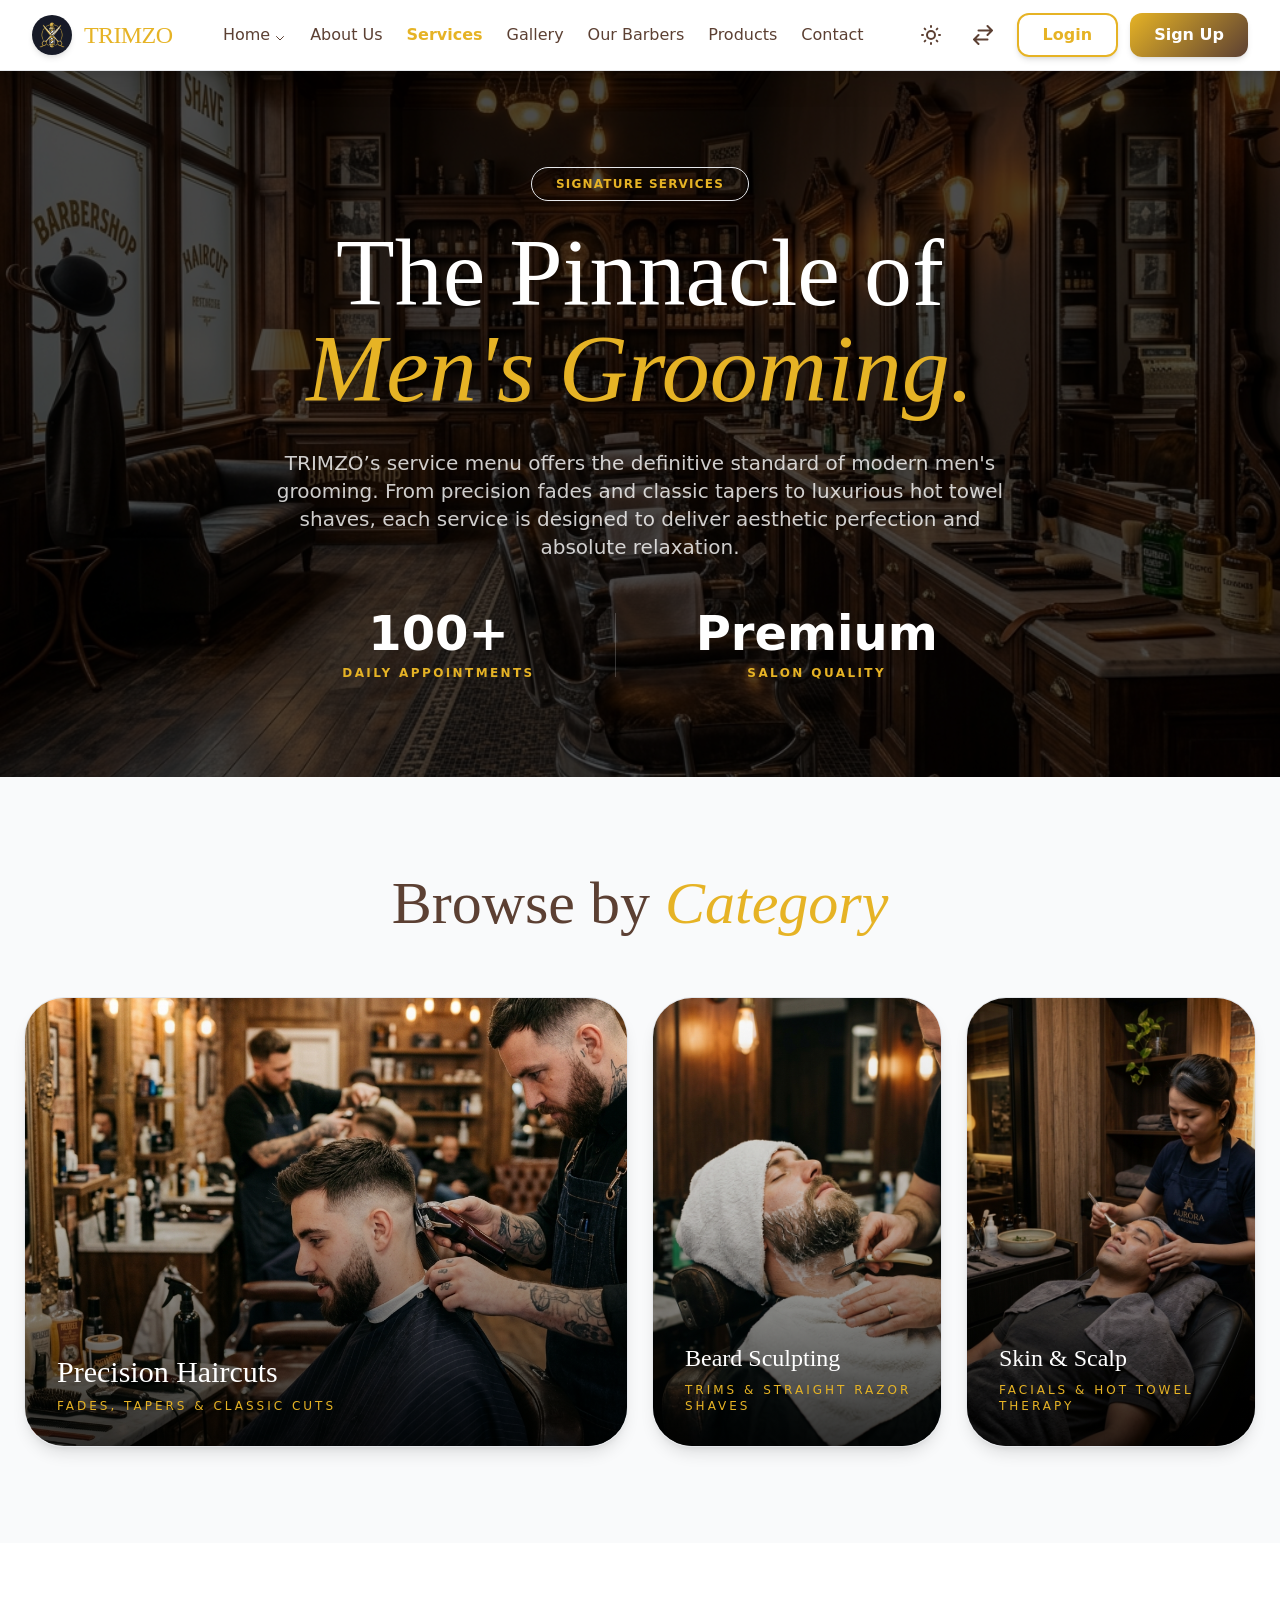
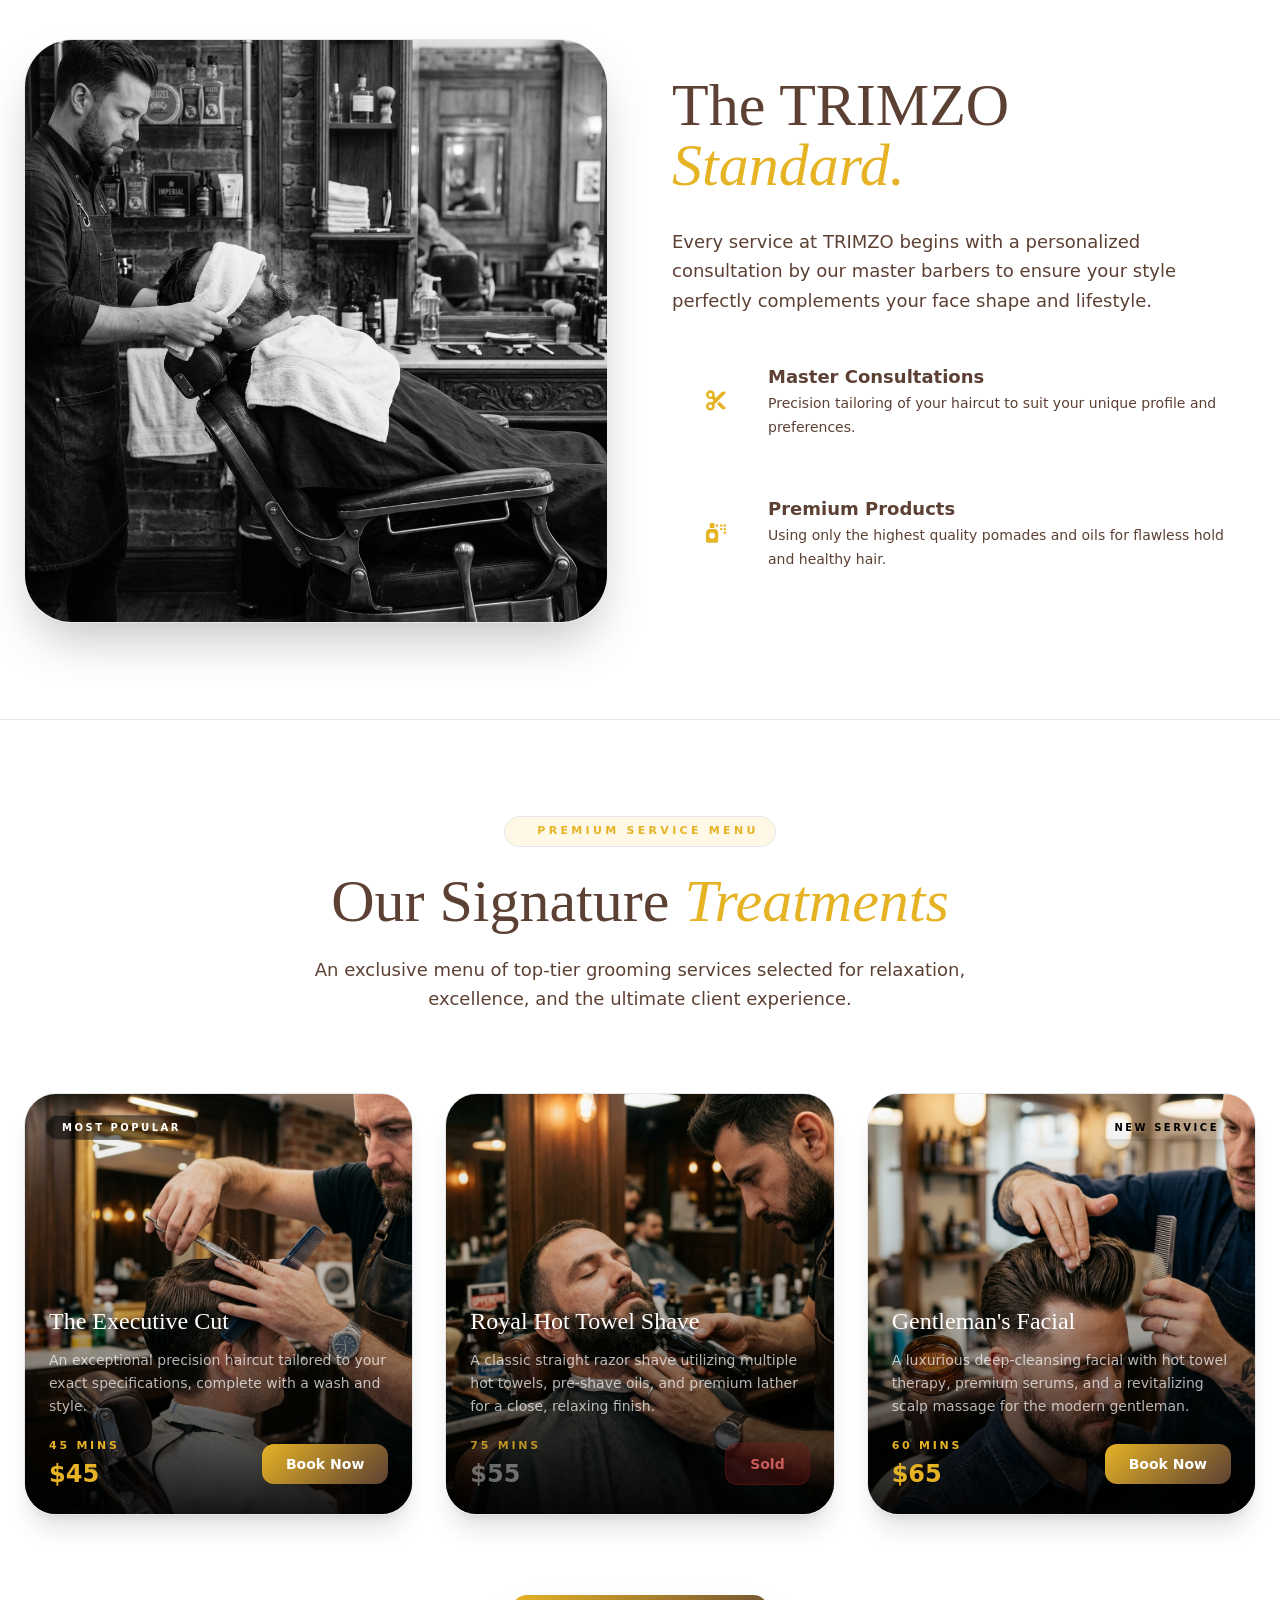
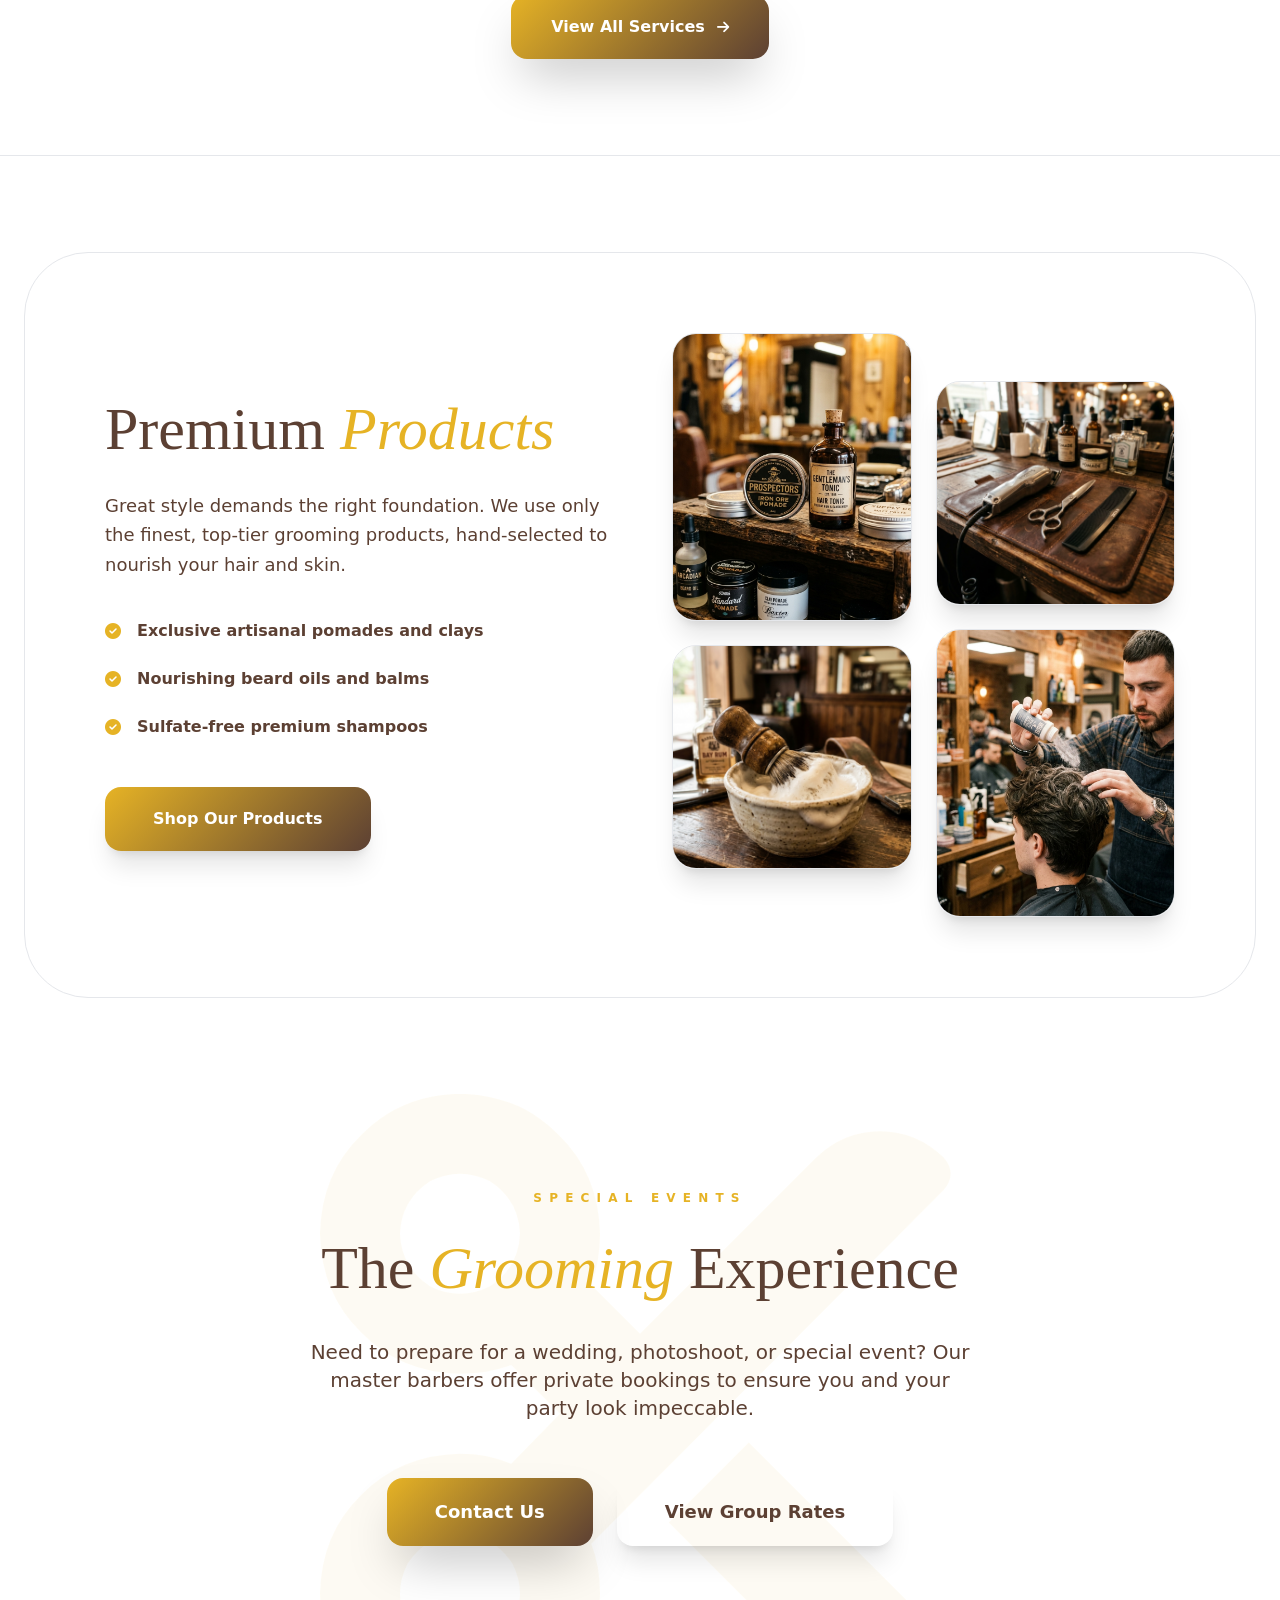
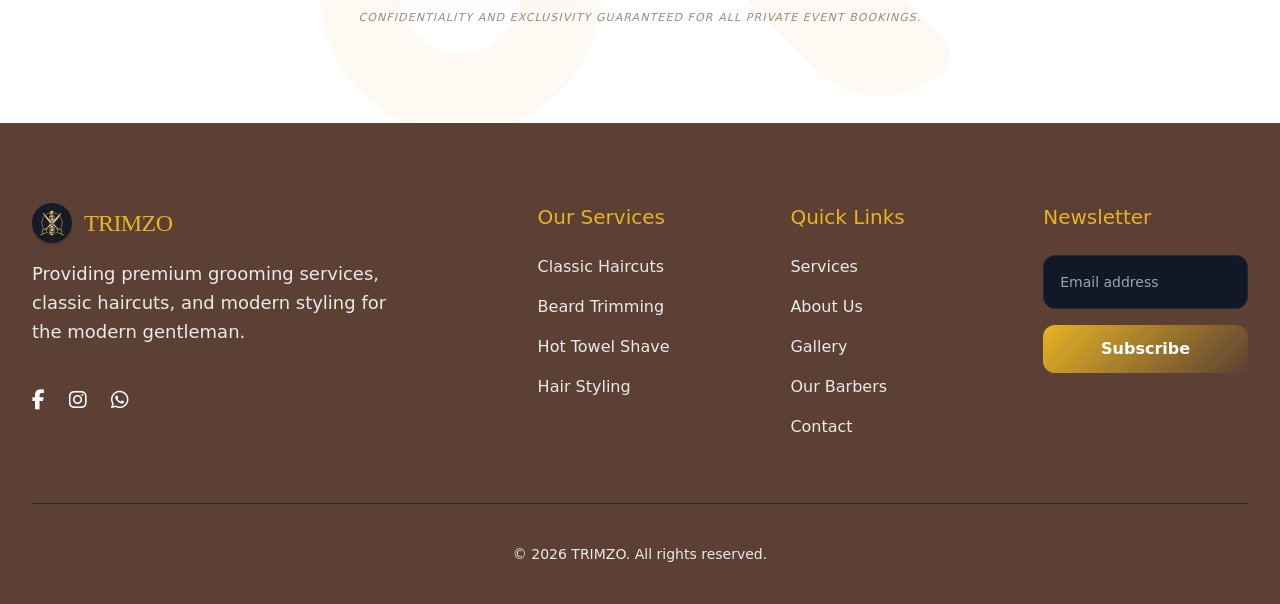
<file: services.html>
<!DOCTYPE html>
<html lang="en" dir="ltr" data-theme="light">

<head>
    <meta charset="UTF-8">
    <meta name="viewport" content="width=device-width, initial-scale=1.0">
    <link rel="icon" href="./assets/favicon.svg" type="image/svg+xml">
    <link rel="stylesheet" href="https://cdnjs.cloudflare.com/ajax/libs/font-awesome/6.5.2/css/all.min.css">
    <title>Services | TRIMZO</title>

    <script src="tailwind.js"></script>
    <link rel="stylesheet" href="./assets/css/theme.css">
</head>

<body class="antialiased flex flex-col min-h-screen">

    <header class="sticky top-0 z-50 transition-colors duration-300 shadow-xl border-b border-border bg-background" id="main-header">
        <nav class="container mx-auto px-4 sm:px-6 lg:px-8 py-3 flex items-center justify-between h-[70px]">
            <a href="index.html" class="flex items-center gap-3">
                <img src="./assets/logo.png" alt="Trimzo Logo" class="h-10 w-10 object-contain rounded-full shadow-md" />
                <div class="text-2xl font-serif font-medium tracking-tight flex flex-col justify-center">    
                    <span style="color: #E6B325;">TRIMZO</span>
                </div>
            </a>

            <div class="hidden xl:flex items-center space-x-6">
                <div class="flex space-x-6 rtl:space-x-reverse rtl:ml-6 text-primary-text font-medium">
                    <div class="dropdown-wrapper">
                        <button class="nav-link flex items-center" id="home-dropdown-btn">
                            Home
                            <svg class="w-3 h-3 ml-1 relative top-[2.5px] transition-transform duration-200 text-primary-text" fill="none" stroke="currentColor" viewBox="0 0 24 24"><path stroke-linecap="round" stroke-linejoin="round" stroke-width="2" d="M19 9l-7 7-7-7"></path></svg>
                        </button>
                        <div class="dropdown-menu">
                            <a href="index.html">Home 1</a>
                            <a href="home2.html">Home 2</a>
                        </div>
                    </div>
<a href="about.html" class="nav-link">About Us</a>
<a href="services.html" class="nav-link">Services</a>
<a href="gallery.html" class="nav-link">Gallery</a>
<a href="barbers.html" class="nav-link">Our Barbers</a>
<a href="products.html" class="nav-link">Products</a>
<a href="contact.html" class="nav-link">Contact</a>
                </div>

                <div class="w-px h-6 bg-border mx-3"></div>
                
                <div class="flex items-center space-x-4">
                    <button id="theme-toggle" class="icon-btn text-primary-text hover:text-accent p-1.5 rounded-full transition duration-200">
                        <svg class="w-6 h-6 light-icon" fill="none" stroke="currentColor" viewBox="0 0 24 24"><path stroke-linecap="round" stroke-linejoin="round" stroke-width="2" d="M12 3v1m0 16v1m9-9h-1M4 12H3m15.364 6.364l-.707-.707M6.343 6.343l-.707-.707m12.728 0l-.707.707M6.343 17.657l-.707.707M16 12a4 4 0 11-8 0 4 4 0 018 0z"></path></svg>
                        <svg class="w-6 h-6 dark-icon hidden" fill="none" stroke="currentColor" viewBox="0 0 24 24"><path stroke-linecap="round" stroke-linejoin="round" stroke-width="2" d="M20.354 15.354A9 9 0 018.646 3.646 9.003 9.003 0 0012 21a9.003 9.003 0 008.354-5.646z"></path></svg>
                    </button>
                    <button id="lang-icon" class="text-primary-text hover:text-accent p-1.5 rounded-full transition duration-200">
<svg class="w-6 h-6" fill="none" stroke="currentColor" viewBox="0 0 24 24" xmlns="http://www.w3.org/2000/svg">
  <path stroke-linecap="round" stroke-linejoin="round" stroke-width="2" d="M7.5 21 3 16.5m0 0L7.5 12M3 16.5h13.5m0-13.5L21 7.5m0 0L16.5 12M21 7.5H7.5" />
</svg>                    </button>
                    <div class="flex items-center gap-3 ml-3">
                        <a href="login.html" class="btn-outline px-6 py-2 rounded-xl font-bold shadow-md">Login</a>
                        <a href="signup.html" class="book-btn px-6 py-2.5 rounded-xl font-bold shadow-md">Sign Up</a>
                    </div>
                </div>
            </div>

            <div class="xl:hidden flex items-center">
                <button id="mobile-menu-open" class="icon-btn text-primary-text hover:text-accent p-1.5 rounded-full"><svg class="w-7 h-7" fill="none" stroke="currentColor" viewBox="0 0 24 24"><path stroke-linecap="round" stroke-linejoin="round" stroke-width="2" d="M4 6h16M4 12h16M4 18h16" /></svg></button>
            </div>
        </nav>
    </header>

    <main class="flex-grow">
        <!-- SECTION 1: SERVICES HERO -->
        <section class="relative min-h-[60vh] flex items-center justify-center py-24 overflow-hidden">
            <!-- Background Image -->
            <div class="absolute inset-0 z-0">
                <img src="./assets/barbershop_hero.png" class="w-full h-full object-cover">
                <div class="absolute inset-0 bg-black/70"></div>
            </div>
            
            <div class="container mx-auto px-6 relative z-10 text-center text-white">
                <span class="inline-block px-6 py-2 rounded-full bg-accent/20 text-accent border border-accent/30 font-bold text-xs uppercase tracking-widest mb-6">
                    Signature Services
                </span>
                <h1 class="text-5xl md:text-7xl lg:text-8xl font-serif font-medium mb-8 leading-tight">
                    The Pinnacle of <br><span class="italic text-accent">Men's Grooming.</span>
                </h1>
                <p class="text-white/80 text-lg md:text-xl leading-relaxed max-w-3xl mx-auto mb-12">
                    TRIMZO’s service menu offers the definitive standard of modern men's grooming. From
                    precision fades and classic tapers to luxurious hot towel shaves, each service is designed
                    to deliver aesthetic perfection and absolute relaxation.
                </p>
                <div class="flex flex-wrap items-center justify-center gap-12 md:gap-20">
                    <div>
                        <div class="text-4xl md:text-5xl font-bold text-white mb-2">100+</div>
                        <div class="text-xs uppercase tracking-[0.2em] text-accent font-bold">Daily Appointments</div>
                    </div>
                    <div class="w-px h-16 bg-white/20 hidden md:block"></div>
                    <div>
                        <div class="text-4xl md:text-5xl font-bold text-white mb-2">Premium</div>
                        <div class="text-xs uppercase tracking-[0.2em] text-accent font-bold">Salon Quality</div>
                    </div>
                </div>
            </div>
        </section>
        <!-- SECTION 2: BENTO CATEGORY NAVIGATION -->
        <section class="py-16 md:py-24 bg-background-alt">
            <div class="container mx-auto px-4 sm:px-6">

                <!-- Heading -->
                <div class="text-center max-w-3xl mx-auto mb-12 md:mb-16">
                    <h2
                        class="text-4xl md:text-6xl font-serif font-medium text-primary-text mb-5 leading-tight">
                        Browse by
                        <span class="text-accent italic">Category</span>
                    </h2>
                </div>

                <!-- Bento Grid -->
                <div class="grid grid-cols-1 md:grid-cols-4 gap-6 md:h-[450px]">

                    <!-- Products -->
                    <div
                        class="relative h-[300px] md:h-auto md:col-span-2 group rounded-[2.5rem] overflow-hidden border border-border shadow-lg">

                        <img src="./assets/svc_cat_haircut.png"
                            class="absolute inset-0 w-full h-full object-cover object-center transition-transform duration-700 group-hover:scale-110">

                        <!-- Overlay -->
                        <div class="absolute inset-0 bg-gradient-to-t from-black/80 via-black/20 to-transparent"></div>

                        <!-- Content -->
                        <div class="absolute bottom-6 md:bottom-8 left-6 md:left-8 z-10">
                            <h4 class="text-2xl md:text-3xl font-serif font-medium text-white">
                                Precision Haircuts
                            </h4>

                            <p class="text-[11px] md:text-xs text-accent uppercase tracking-[0.25em] mt-2">
                                Fades, Tapers & Classic Cuts
                            </p>
                        </div>
                    </div>

                    <!-- Meteorites -->
                    <div
                        class="relative h-[300px] md:h-auto group rounded-[2.5rem] overflow-hidden border border-border shadow-lg">

                        <img src="./assets/svc_cat_beard.png"
                            class="absolute inset-0 w-full h-full object-cover object-center transition-transform duration-700 group-hover:scale-110">

                        <!-- Overlay -->
                        <div class="absolute inset-0 bg-gradient-to-t from-black/80 via-black/20 to-transparent"></div>

                        <!-- Content -->
                        <div class="absolute bottom-6 md:bottom-8 left-6 md:left-8 z-10">
                            <h4 class="text-xl md:text-2xl font-serif font-medium text-white">
                                Beard Sculpting
                            </h4>

                            <p class="text-[10px] md:text-xs text-accent uppercase tracking-[0.25em] mt-2">
                                Trims & Straight Razor Shaves
                            </p>
                        </div>
                    </div>

                    <!-- Rare Gems -->
                    <div
                        class="relative h-[300px] md:h-auto group rounded-[2.5rem] overflow-hidden border border-border shadow-lg">

                        <img src="./assets/svc_cat_facial.png"
                            class="absolute inset-0 w-full h-full object-cover object-center transition-transform duration-700 group-hover:scale-110">

                        <!-- Overlay -->
                        <div class="absolute inset-0 bg-gradient-to-t from-black/80 via-black/20 to-transparent"></div>

                        <!-- Content -->
                        <div class="absolute bottom-6 md:bottom-8 left-6 md:left-8 z-10">
                            <h4 class="text-xl md:text-2xl font-serif font-medium text-white">
                                Skin & Scalp
                            </h4>

                            <p class="text-[10px] md:text-xs text-accent uppercase tracking-[0.25em] mt-2">
                                Facials & Hot Towel Therapy
                            </p>
                        </div>
                    </div>

                </div>
            </div>
        </section>

        <!-- SECTION 3: THE CONSULTATION PROTOCOL -->
        <section class="py-24 bg-background">
            <div class="container mx-auto px-6">
                <div class="flex flex-col lg:flex-row-reverse items-center gap-16">
                    <div class="w-full lg:w-1/2">
                        <h2 class="text-4xl md:text-6xl font-serif font-medium text-primary-text mb-8">The TRIMZO
                            <br><span class="text-accent italic">Standard.</span></h2>
                        <p class="text-secondary-text text-lg leading-relaxed mb-8">
                            Every service at TRIMZO begins with a personalized consultation by our master barbers
                            to ensure your style perfectly complements your face shape and lifestyle.
                        </p>
                        <div class="space-y-6">
                            <div class="flex items-center gap-6 p-4 rounded-2xl hover:bg-hover transition-colors">
                                <div
                                    class="w-14 h-14 shrink-0 rounded-2xl bg-accent/10 flex items-center justify-center text-accent text-xl">
                                    <i class="fas fa-cut"></i></div>
                                <div>
                                    <span class="block text-primary-text font-bold text-lg">Master
                                        Consultations</span>
                                    <span class="text-sm text-secondary-text">Precision tailoring of your haircut to suit
                                        your unique profile and preferences.</span>
                                </div>
                            </div>
                            <div class="flex items-center gap-6 p-4 rounded-2xl hover:bg-hover transition-colors">
                                <div
                                    class="w-14 h-14 shrink-0 rounded-2xl bg-accent/10 flex items-center justify-center text-accent text-xl">
                                    <i class="fas fa-spray-can"></i></div>
                                <div>
                                    <span class="block text-primary-text font-bold text-lg">Premium
                                        Products</span>
                                    <span class="text-sm text-secondary-text">Using only the highest quality pomades and oils
                                        for flawless hold and healthy hair.</span>
                                </div>
                            </div>
                        </div>
                    </div>
                    <div class="w-full lg:w-1/2">
                        <div class="relative">
                            <div class="rounded-[3rem] overflow-hidden border border-border shadow-2xl">
                                <img src="./assets/svc_shave.png"
                                    class="w-full h-auto grayscale hover:grayscale-0 transition-all duration-700">
                            </div>

                        </div>
                    </div>
                </div>
            </div>
        </section>
        <!-- SECTION 4 : PREMIUM SERVICES -->
        <section class="py-24 bg-background relative overflow-hidden border-y border-border">

            <!-- Ambient Glow -->
            <div
                class="absolute top-0 left-1/2 -translate-x-1/2 w-[700px] h-[700px] bg-accent/5 blur-[140px] rounded-full pointer-events-none">
            </div>

            <div class="container mx-auto px-6 relative z-10">

                <!-- Heading -->
                <div class="text-center max-w-3xl mx-auto mb-20">
                    <span
                        class="inline-flex items-center gap-2 px-4 py-1.5 rounded-full bg-hover border border-border text-accent text-[11px] uppercase tracking-[0.3em] font-bold mb-6">
                        <span class="w-2 h-2 rounded-full bg-accent"></span>
                        Premium Service Menu
                    </span>

                    <h2 class="text-4xl md:text-6xl font-serif font-medium text-primary-text leading-tight">
                        Our Signature <span class="italic text-accent">Treatments</span>
                    </h2>

                    <p class="mt-6 text-secondary-text text-lg leading-relaxed max-w-2xl mx-auto">
                        An exclusive menu of top-tier grooming services selected for relaxation, excellence,
                        and the ultimate client experience.
                    </p>
                </div>

                <!-- Cards -->
                <div class="grid grid-cols-1 md:grid-cols-2 xl:grid-cols-3 gap-8">

                    <!-- CARD 1 -->
                    <div
                        class="group relative rounded-[2rem] overflow-hidden border border-border bg-hover/30 backdrop-blur-xl shadow-xl hover:-translate-y-2 transition-all duration-500">

                        <div class="relative overflow-hidden h-[420px]">
                            <img src="./assets/svc_haircut.png"
                                class="w-full h-full object-cover transition-transform duration-700 group-hover:scale-110">

                            <div class="absolute inset-0 bg-gradient-to-t from-black/90 via-black/20 to-transparent">
                            </div>

                            <div class="absolute top-5 left-5">
                                <span
                                    class="px-4 py-1.5 rounded-full bg-black/50 backdrop-blur-md border border-white/10 text-white text-[10px] uppercase tracking-[0.25em] font-bold">
                                    Most Popular
                                </span>
                            </div>

                            <div class="absolute bottom-6 left-6 right-6">

                                <div class="flex items-center justify-between mb-3">
                                    <h3 class="text-2xl font-serif font-medium text-white">
                                        The Executive Cut
                                    </h3>


                                </div>

                                <p class="text-white/70 text-sm leading-relaxed mb-5">
                                    An exceptional precision haircut tailored to your exact specifications, complete with a wash and style.
                                </p>

                                <div class="flex items-center justify-between mt-4">
                                    <div>
                                        <span class="text-[11px] block mb-1 uppercase tracking-[0.25em] text-accent font-semibold">
                                            45 Mins
                                        </span>
                                        <span class="text-2xl font-bold text-accent">$45</span>
                                    </div>

                                    <button
                                        class="btn-primary px-6 py-2.5 rounded-xl font-semibold text-sm shadow-lg">
                                        Book Now
                                    </button>
                                </div>

                            </div>
                        </div>
                    </div>

                    <!-- CARD 2 -->
                    <div
                        class="group relative rounded-[2rem] overflow-hidden border border-border bg-hover/30 backdrop-blur-xl shadow-xl hover:-translate-y-2 transition-all duration-500">

                        <div class="relative overflow-hidden h-[420px]">
                            <img src="./assets/svc_beard.png"
                                class="w-full h-full object-cover transition-transform duration-700 group-hover:scale-110">

                            <div class="absolute inset-0 bg-gradient-to-t from-black/90 via-black/20 to-transparent">
                            </div>

                            <div class="absolute bottom-6 left-6 right-6">

                                <div class="flex items-center justify-between mb-3">
                                    <h3 class="text-2xl font-serif font-medium text-white">
                                        Royal Hot Towel Shave
                                    </h3>

                                </div>

                                <p class="text-white/70 text-sm leading-relaxed mb-5">
                                    A classic straight razor shave utilizing multiple hot towels, pre-shave oils, and premium lather for a close, relaxing finish.
                                </p>

                                <div class="flex items-center justify-between mt-4 opacity-80">
                                    <div>
                                        <span class="text-[11px] block mb-1 uppercase tracking-[0.25em] text-accent font-semibold">
                                            75 Mins
                                        </span>
                                        <span class="text-2xl font-bold text-white/50">$55</span>
                                    </div>

                                    <button
                                        class="px-6 py-2.5 rounded-xl bg-red-900/40 text-red-400 border border-red-900/50 font-semibold text-sm cursor-not-allowed">
                                        Sold
                                    </button>
                                </div>

                            </div>
                        </div>
                    </div>

                    <!-- CARD 3 -->
                    <div
                        class="group relative rounded-[2rem] overflow-hidden border border-border bg-hover/30 backdrop-blur-xl shadow-xl hover:-translate-y-2 transition-all duration-500">

                        <div class="relative overflow-hidden h-[420px]">
                            <img src="./assets/svc_styling.png"
                                class="w-full h-full object-cover transition-transform duration-700 group-hover:scale-110">

                            <div class="absolute inset-0 bg-gradient-to-t from-black/90 via-black/20 to-transparent">
                            </div>

                            <div class="absolute top-5 right-5">
                                <span
                                    class="px-4 py-1.5 rounded-full bg-accent text-black text-[10px] uppercase tracking-[0.25em] font-bold shadow-lg">
                                    New Service
                                </span>
                            </div>

                            <div class="absolute bottom-6 left-6 right-6">

                                <div class="flex items-center justify-between mb-3">
                                    <h3 class="text-2xl font-serif font-medium text-white">
                                        Gentleman's Facial
                                    </h3>


                                </div>

                                <p class="text-white/70 text-sm leading-relaxed mb-5">
                                    A luxurious deep-cleansing facial with hot towel therapy, premium serums, and a
                                    revitalizing scalp massage for the modern gentleman.
                                </p>

                                <div class="flex items-center justify-between mt-4">
                                    <div>
                                        <span class="text-[11px] block mb-1 uppercase tracking-[0.25em] text-accent font-semibold">
                                            60 Mins
                                        </span>
                                        <span class="text-2xl font-bold text-accent">$65</span>
                                    </div>

                                    <button
                                        class="btn-primary px-6 py-2.5 rounded-xl font-semibold text-sm shadow-lg">
                                        Book Now
                                    </button>
                                </div>

                            </div>
                        </div>
                    </div>

                </div>

                <!-- Bottom CTA -->
                <div class="text-center mt-20">

                    <a href="#"
                        class="inline-flex items-center gap-3 px-10 py-5 rounded-2xl btn-primary text-white font-bold shadow-2xl hover:scale-105 transition-all duration-300">

                        View All Services

                        <i class="fas fa-arrow-right text-sm"></i>
                    </a>

                </div>

            </div>
        </section>

        <!-- SECTION 5: PREMIUM PRODUCTS -->
        <section class="py-24 bg-background">
            <div class="container mx-auto px-6">
                <div
                    class="bg-background-alt0 rounded-[4rem] p-10 md:p-20 border border-border flex flex-col lg:flex-row items-center gap-16 relative overflow-hidden">
                    <div class="w-full lg:w-1/2 relative z-10">
                        <h2 class="text-4xl md:text-6xl font-serif font-medium text-primary-text mb-8">Premium <span
                                class="text-accent italic">Products</span></h2>
                        <p class="text-secondary-text text-lg leading-relaxed mb-10">
                            Great style demands the right foundation. We use only the finest, top-tier grooming products, hand-selected to nourish your hair and skin.
                        </p>
                        <ul class="space-y-6 mb-12">
                            <li class="flex items-center gap-4 text-primary-text font-bold"><i
                                    class="fas fa-check-circle text-accent"></i> Exclusive artisanal pomades and clays</li>
                            <li class="flex items-center gap-4 text-primary-text font-bold"><i
                                    class="fas fa-check-circle text-accent"></i> Nourishing beard oils and balms</li>
                            <li class="flex items-center gap-4 text-primary-text font-bold"><i
                                    class="fas fa-check-circle text-accent"></i> Sulfate-free premium shampoos</li>
                        </ul>
                        <button class="btn-primary px-12 py-5 rounded-2xl font-bold shadow-xl">Shop Our Products</button>
                    </div>
                    <div class="w-full lg:w-1/2 grid grid-cols-2 gap-6">
                        <div class="space-y-6">
                            <img src="./assets/svc_grid1.png"
                                class="rounded-3xl shadow-xl border border-border h-72 w-full object-cover hover:rotate-1 transition-transform">
                            <img src="./assets/svc_grid3.png"
                                class="rounded-3xl shadow-xl border border-border h-56 w-full object-cover">
                        </div>
                        <div class="pt-12 space-y-6">
                            <img src="./assets/svc_grid2.png"
                                class="rounded-3xl shadow-xl border border-border h-56 w-full object-cover">
                            <img src="./assets/svc_grid4.png"
                                class="rounded-3xl shadow-xl border border-border h-72 w-full object-cover hover:-rotate-1 transition-transform">
                        </div>
                    </div>
                </div>
            </div>
        </section>

        <!-- SECTION 6: SPECIAL EVENTS -->
        <section class="py-24 bg-background text-center relative overflow-hidden">
            <div class="container mx-auto px-6 relative z-10">
                <div class="max-w-4xl mx-auto">
                    <span class="text-accent font-bold text-xs uppercase tracking-[0.6em] mb-8 block">Special Events</span>
                    <h2 class="text-4xl md:text-6xl font-serif font-medium text-primary-text mb-10 leading-tight">The
                        <span class="italic text-accent">Grooming</span> Experience</h2>
                    <p class="text-secondary-text text-xl mb-14 max-w-2xl mx-auto">
                        Need to prepare for a wedding, photoshoot, or special event? Our master barbers offer private bookings to ensure you and your party look impeccable.
                    </p>
                    <div class="flex flex-col sm:flex-row gap-6 justify-center">
                        <a href="contact.html"
                            class="btn-primary px-12 py-5 rounded-2xl font-bold text-lg shadow-2xl transition-transform hover:-translate-y-1">Contact Us</a>
                        <a href="#"
                            class="btn-secondary-outline px-12 py-5 rounded-2xl font-bold text-lg shadow-xl">View Group Rates</a>
                    </div>
                    <p class="mt-16 text-[11px] text-secondary-text uppercase tracking-widest italic opacity-60">
                        Confidentiality and exclusivity guaranteed for all private event bookings.</p>
                </div>
            </div>
            <!-- Decorative background elements -->
            <div
                class="absolute top-1/2 left-1/2 -translate-x-1/2 -translate-y-1/2 w-full h-full -z-0 opacity-5 pointer-events-none">
                <i class="fas fa-scissors text-[40rem] text-accent"></i>
            </div>
        </section>
    </main>

    <div id="mobile-menu-drawer" class="fixed inset-0 z-50 pointer-events-none transition-all duration-300">
        <div id="drawer-backdrop" class="absolute inset-0 bg-black opacity-0 transition-opacity duration-300 pointer-events-none"></div>
        <div id="drawer-content" class="absolute top-0 left-0 right-0 bg-background rounded-b-2xl shadow-2xl p-6 xl:hidden max-h-[85vh] overflow-y-auto transform translate-y-[-100%] transition-transform duration-300 ease-out">
            <div class="flex justify-between items-center pb-4 border-b border-border">
                <a href="index.html" class="flex items-center gap-3">
                    <img src="./assets/logo.png" alt="Trimzo Logo" class="h-10 w-10 object-contain rounded-full shadow-md" />
                    <div class="text-2xl font-serif font-medium tracking-wide flex flex-col justify-center">
                        <span style="color: #E6B325;">TRIMZO</span>
                    </div>
                </a>
                <button id="mobile-menu-close" class="text-primary-text hover:text-accent"><svg class="w-6 h-6" fill="none" stroke="currentColor" viewBox="0 0 24 24"><path stroke-linecap="round" stroke-linejoin="round" stroke-width="2" d="M6 18L18 6M6 6l12 12"></path></svg></button>
            </div>
            <nav class="flex flex-col space-y-2 py-4">
                <div>
                    <button class="block text-primary-text font-semibold text-lg py-2 w-full ltr:text-left rtl:text-right flex justify-between items-center" id="mobile-homes-toggle">
                        Home <svg class="w-4 h-4 transform transition-transform duration-200 text-primary-text" id="homes-icon" fill="none" stroke="currentColor" viewBox="0 0 24 24"><path stroke-linecap="round" stroke-linejoin="round" stroke-width="2" d="M19 9l-7 7-7-7"></path></svg>
                    </button>
                    <div id="mobile-homes-menu" class="hidden pl-4 flex flex-col space-y-1 mt-1 border-l-2 border-border">
                        <a href="index.html" class="block text-secondary-text hover:text-accent text-base py-1">Home 1</a>
                        <a href="home2.html" class="block text-secondary-text hover:text-accent text-base py-1">Home 2</a>
                    </div>
                </div>
<a href="about.html" class="block text-primary-text font-semibold text-lg py-2">About Us</a>
<a href="services.html" class="block text-primary-text font-semibold text-lg py-2">Services</a>
<a href="gallery.html" class="block text-primary-text font-semibold text-lg py-2">Gallery</a>
<a href="barbers.html" class="block text-primary-text font-semibold text-lg py-2">Our Barbers</a>
<a href="products.html" class="block text-primary-text font-semibold text-lg py-2">Products</a>
<a href="contact.html" class="block text-primary-text font-semibold text-lg py-2">Contact</a>
            </nav>
            <div class="pt-4 border-t border-border mt-4 flex justify-around items-center">
                <button id="mobile-lang-icon-drawer" class="flex flex-col items-center"><svg class="w-6 h-6" fill="none" stroke="currentColor" viewBox="0 0 24 24" xmlns="http://www.w3.org/2000/svg">
  <path stroke-linecap="round" stroke-linejoin="round" stroke-width="2" d="M7.5 21 3 16.5m0 0L7.5 12M3 16.5h13.5m0-13.5L21 7.5m0 0L16.5 12M21 7.5H7.5" />
</svg><span class="text-xs mt-1 text-secondary-text">RTL</span></button>
                <button id="drawer-theme-toggle" class="flex flex-col items-center">
                    <svg class="w-6 h-6 light-icon" fill="none" stroke="currentColor" viewBox="0 0 24 24"><path stroke-linecap="round" stroke-linejoin="round" stroke-width="2" d="M12 3v1m0 16v1m9-9h-1M4 12H3m15.364 6.364l-.707-.707M6.343 6.343l-.707-.707m12.728 0l-.707.707M6.343 17.657l-.707.707M16 12a4 4 0 11-8 0 4 4 0 018 0z"/></svg>
                    <svg class="w-6 h-6 dark-icon hidden" fill="none" stroke="currentColor" viewBox="0 0 24 24"><path stroke-linecap="round" stroke-linejoin="round" stroke-width="2" d="M20.354 15.354A9 9 0 018.646 3.646 9.003 9.003 0 0012 21a9.003 9.003 0 008.354-5.646z"/></svg>
                    <span class="text-xs mt-1 text-secondary-text">Theme</span>
                </button>
            </div>
            <div class="flex mt-5 gap-5 w-full">
                <a href="login.html" class="flex-1 btn-outline text-center py-1.5 rounded-xl font-bold text-sm shadow-md">Login</a>
                <a href="signup.html" class="flex-1 book-btn text-center py-2 rounded-xl font-bold text-sm shadow-md">Sign Up</a>
            </div>
        </div>
    </div>

    <footer id="main-footer" class="pt-20 transition-colors duration-300">
        <div class="container mx-auto px-4 sm:px-6 lg:px-8">
            <div class="grid grid-cols-1 sm:grid-cols-2 lg:grid-cols-5 gap-12 pb-16 border-b border-gray-800">
                <div class="lg:col-span-2">
                    <a href="index.html" class="flex items-center gap-3 mb-4">
                        <img src="./assets/logo.png" alt="Trimzo Logo" class="h-10 w-10 object-contain rounded-full shadow-md" />
                        <div class="text-2xl font-serif font-medium tracking-tight flex flex-col justify-center">    
                            <span style="color: #E6B325;">TRIMZO</span>
                        </div>
                    </a>
<p class="text-lg leading-relaxed max-w-sm !text-white-400">
Providing premium grooming services, classic haircuts, and modern styling for the modern gentleman.</p>                    <div class="flex gap-6 mt-10">
                        <a href="#" class="text-white hover:text-accent transition text-xl"><i class="fab fa-facebook-f"></i></a>
                        <a href="#" class="text-white hover:text-accent transition text-xl"><i class="fab fa-instagram"></i></a>
                        <a href="#" class="text-white hover:text-accent transition text-xl"><i class="fab fa-whatsapp"></i></a>
                    </div>
                </div>
                <div>
                    <h4 class="footer-heading font-medium text-xl mb-6">Our Services</h4>
                   <ul class="space-y-4">
    <li><a href="services.html" class="footer-link">Classic Haircuts</a></li>
    <li><a href="services.html" class="footer-link">Beard Trimming</a></li>
    <li><a href="services.html" class="footer-link">Hot Towel Shave</a></li>
    <li><a href="services.html" class="footer-link">Hair Styling</a></li>
</ul>
                </div>
                <div>
                    <h4 class="footer-heading font-medium text-xl mb-6">Quick Links</h4>
                    <ul class="space-y-4">
                        <li><a href="services.html" class="footer-link">Services</a></li>
                        <li><a href="about.html" class="footer-link">About Us</a></li>
                        <li><a href="gallery.html" class="footer-link">Gallery</a></li>
                        <li><a href="barbers.html" class="footer-link">Our Barbers</a></li>
                        <li><a href="contact.html" class="footer-link">Contact</a></li>
                    </ul>
                </div>
                <div>
                    <h4 class="footer-heading font-medium text-xl mb-6">Newsletter</h4>
                    <div class="flex flex-col space-y-4">
                        <input type="email" placeholder="Email address" class="p-4 text-sm rounded-xl bg-gray-900 border border-gray-800 focus:outline-none text-white" />
                        <button class="btn-primary font-bold py-3 rounded-xl">Subscribe</button>
                    </div>
                </div>
            </div>
            <div class="py-10 text-center text-white-500 text-sm">© 2026 TRIMZO. All rights reserved.</div>
        </div>
    </footer>

    <script>
        document.addEventListener('DOMContentLoaded', () => {
            const html = document.documentElement;

            // Drawer Control
            const menuDrawer = document.getElementById('mobile-menu-drawer');
            const menuContent = document.getElementById('drawer-content');
            const menuBackdrop = document.getElementById('drawer-backdrop');

            const openDrawer = () => {
                menuDrawer.classList.remove('pointer-events-none');
                menuContent.classList.remove('translate-y-[-100%]');
                menuBackdrop.classList.add('opacity-50', 'pointer-events-auto');
                document.body.style.overflow = 'hidden';
            };
            const closeDrawer = () => {
                menuContent.classList.add('translate-y-[-100%]');
                menuBackdrop.classList.remove('opacity-50', 'pointer-events-auto');
                setTimeout(() => { menuDrawer.classList.add('pointer-events-none'); document.body.style.overflow = ''; }, 300);
            };

            document.getElementById('mobile-menu-open').addEventListener('click', openDrawer);
            document.getElementById('mobile-menu-close').addEventListener('click', closeDrawer);
            menuBackdrop.addEventListener('click', closeDrawer);

            // Accordions
            const setupAccordion = (toggleId, menuId, iconId) => {
                const toggle = document.getElementById(toggleId);
                toggle?.addEventListener('click', () => {
                    const menu = document.getElementById(menuId);
                    const icon = document.getElementById(iconId);
                    menu.classList.toggle('hidden');
                    icon.classList.toggle('rotate-180');
                });
            };
            setupAccordion('mobile-homes-toggle', 'mobile-homes-menu', 'homes-icon');


            // Theme & RTL
            const themeToggles = [document.getElementById('theme-toggle'), document.getElementById('drawer-theme-toggle')];
            const applyTheme = (theme) => {
                html.setAttribute('data-theme', theme);
                document.querySelectorAll('.light-icon').forEach(i => i.classList.toggle('hidden', theme === 'dark'));
                document.querySelectorAll('.dark-icon').forEach(i => i.classList.toggle('hidden', theme === 'light'));
            };
            themeToggles.forEach(btn => btn.addEventListener('click', () => {
                const next = html.getAttribute('data-theme') === 'light' ? 'dark' : 'light';
                localStorage.setItem('theme', next);
                applyTheme(next);
            }));
            applyTheme(localStorage.getItem('theme') || 'light');

            const langToggles = [document.getElementById('lang-icon'), document.getElementById('mobile-lang-icon-drawer')];
            langToggles.forEach(btn => btn.addEventListener('click', () => {
                const current = localStorage.getItem('language') === 'ar' ? 'en' : 'ar';
                localStorage.setItem('language', current);
                html.setAttribute('dir', current === 'ar' ? 'rtl' : 'ltr');
            }));
            html.setAttribute('dir', localStorage.getItem('language') === 'ar' ? 'rtl' : 'ltr');

            // Active Nav Logic
            const setActiveNavLink = () => {
                const currentPath = window.location.pathname.split('/').pop() || 'index.html';

                // Desktop Links
                document.querySelectorAll('.nav-link').forEach(link => {
                    if (link.getAttribute('href') === currentPath) {
                        link.classList.add('active', 'text-accent', 'font-bold');
                    } else {
                        link.classList.remove('active', 'text-accent', 'font-bold');
                    }
                });

                // Desktop Dropdowns
                if (['index.html', 'home2.html'].includes(currentPath)) {
                    document.getElementById('home-dropdown-btn')?.classList.add('active', 'text-accent', 'font-bold');
                }

                // Mobile Links
                document.querySelectorAll('#drawer-content a').forEach(link => {
                    const href = link.getAttribute('href');
                    if (href === currentPath) {
                        link.classList.add('text-accent', 'font-bold');
                        link.classList.remove('text-primary-text', 'text-secondary-text');
                    } else {
                        if (link.closest('#mobile-homes-menu')) {
                            link.classList.add('text-secondary-text');
                            link.classList.remove('text-accent', 'font-bold');
                        } else {
                            link.classList.add('text-primary-text');
                            link.classList.remove('text-accent', 'font-bold');
                        }
                    }
                });

                // Mobile Toggles
                if (['index.html', 'home2.html'].includes(currentPath)) {
                    document.getElementById('mobile-homes-toggle')?.classList.add('text-accent', 'font-bold');
                }
            };
            setActiveNavLink();
        });
        document.addEventListener("DOMContentLoaded", function () {

            const btnMonthly = document.getElementById("btn-monthly");
            const btnSeasonal = document.getElementById("btn-seasonal");

            const monthlyPlans = document.getElementById("monthly-plans");
            const seasonalPlans = document.getElementById("seasonal-plans");

            if (!btnMonthly || !btnSeasonal || !monthlyPlans || !seasonalPlans) return;

            btnMonthly.addEventListener("click", function () {

                btnMonthly.classList.add("bg-[#E6B325]", "text-white", "shadow-lg");
                btnMonthly.classList.remove("text-primary-text");

                btnSeasonal.classList.remove("bg-[#E6B325]", "text-white", "shadow-lg");
                btnSeasonal.classList.add("text-primary-text");

                monthlyPlans.classList.remove("hidden");
                monthlyPlans.classList.add("grid");

                seasonalPlans.classList.remove("grid");
                seasonalPlans.classList.add("hidden");

            });

            btnSeasonal.addEventListener("click", function () {

                btnSeasonal.classList.add("bg-[#E6B325]", "text-white", "shadow-lg");
                btnSeasonal.classList.remove("text-primary-text");

                btnMonthly.classList.remove("bg-[#E6B325]", "text-white", "shadow-lg");
                btnMonthly.classList.add("text-primary-text");

                seasonalPlans.classList.remove("hidden");
                seasonalPlans.classList.add("grid");

                monthlyPlans.classList.remove("grid");
                monthlyPlans.classList.add("hidden");

            });

        });
    </script>
</body>

</html>
</file>
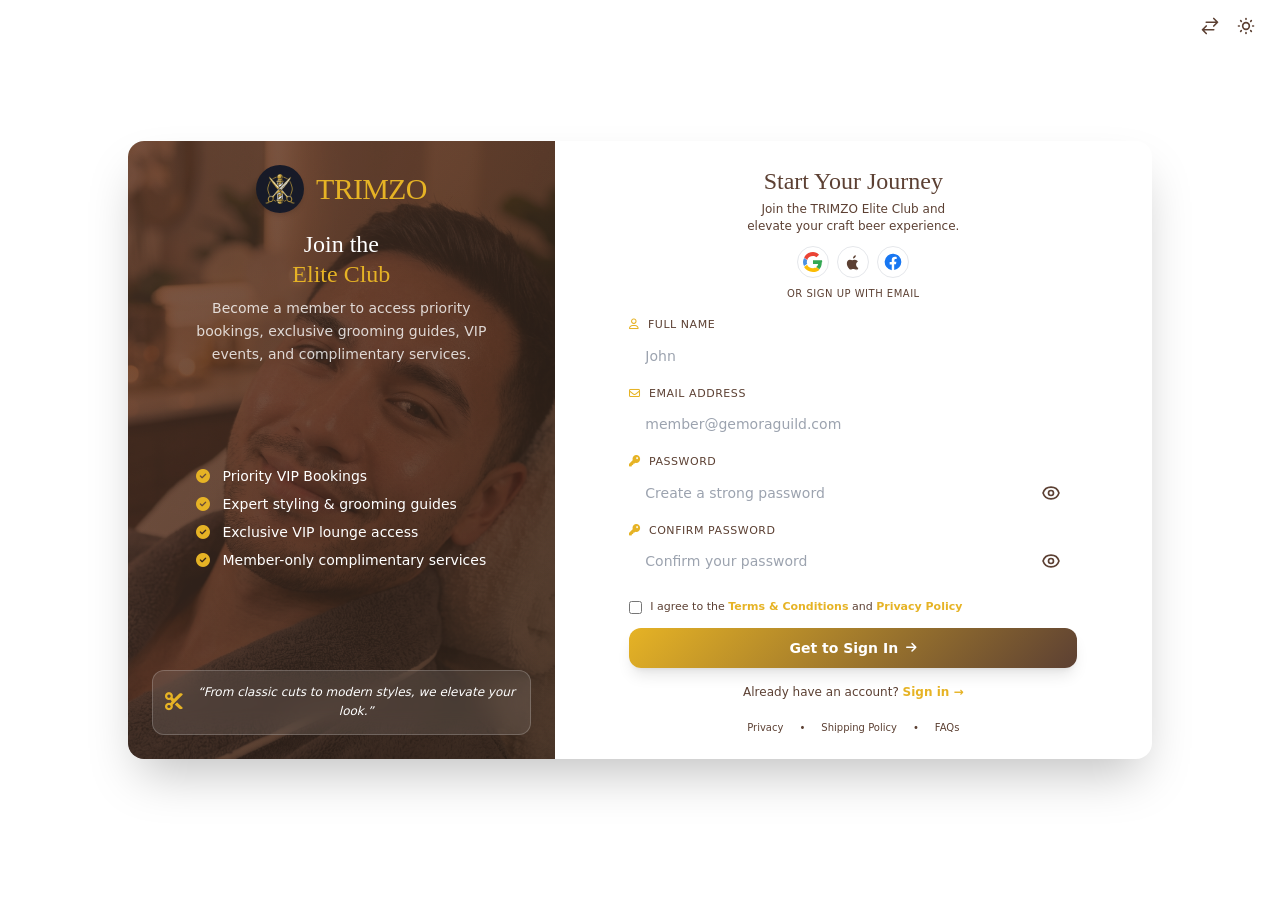
<file: signup.html>
<!DOCTYPE html>
<html lang="en" dir="ltr" data-theme="light">

<head>
    <meta charset="UTF-8">
    <meta name="viewport" content="width=device-width, initial-scale=1.0">
    <link rel="icon" href="./assets/favicon.svg" type="image/svg+xml">
    <title>Sign Up | TRIMZO</title>
    <script src="tailwind.js"></script>
    <link rel="stylesheet" href="./assets/css/theme.css">
</head>

<body class="min-h-screen flex items-center justify-center bg-background p-4">

    <div class="controls absolute top-4 right-6 flex items-center gap-4 z-50 text-secondary-text">
        <button onclick="toggleRTL()" class="btn-control" title="Toggle RTL / اللغة">
            <svg class="w-5 h-5" fill="none" stroke="currentColor" viewBox="0 0 24 24">
                <path stroke-linecap="round" stroke-linejoin="round" stroke-width="2"
                    d="M7.5 21 3 16.5m0 0L7.5 12M3 16.5h13.5m0-13.5L21 7.5m0 0L16.5 12M21 7.5H7.5" />
            </svg>
        </button>
        <button onclick="toggleTheme()" class="btn-control" title="Toggle Dark Mode">
            <svg class="w-5 h-5 light-icon" fill="none" stroke="currentColor" viewBox="0 0 24 24">
                <path stroke-linecap="round" stroke-linejoin="round" stroke-width="2"
                    d="M12 3v1m0 16v1m9-9h-1M4 12H3m15.364 6.364l-.707-.707M6.343 6.343l-.707-.707m12.728 0l-.707.707M6.343 17.657l-.707.707M16 12a4 4 0 11-8 0 4 4 0 018 0z" />
            </svg>
            <svg class="w-5 h-5 dark-icon hidden" fill="none" stroke="currentColor" viewBox="0 0 24 24">
                <path stroke-linecap="round" stroke-linejoin="round" stroke-width="2"
                    d="M20.354 15.354A9 9 0 018.646 3.646 9.003 9.003 0 0012 21a9.003 9.003 0 008.354-5.646z" />
            </svg>
        </button>
    </div>

    <div class="relative w-full max-w-5xl">
        <div class="auth-card w-full flex flex-col md:flex-row rounded-2xl overflow-hidden shadow-2xl">

            <!-- LEFT PANEL: Brewery Story & Membership Benefits -->
            <div class="hidden md:flex md:w-5/12 relative bg-gradient-to-br from-[#5C4033] to-[#3A2A1F]">
                <img src="./assets/home2_gal1.png"
                    class="absolute inset-0 w-full h-full object-cover opacity-40 mix-blend-overlay">
                <div class="relative z-10 p-6 text-white flex flex-col items-center text-center justify-between h-full">
                    <div class="flex flex-col items-center">
                        <a href="index.html" class="flex items-center gap-3 text-3xl font-serif font-medium tracking-tight">
                            <img src="./assets/logo.png" alt="Trimzo Logo" class="h-12 w-12 object-contain rounded-full shadow-md" />
                            <span style="color: #E6B325;">TRIMZO</span>
                        </a>
                        <h2 class="text-2xl font-serif font-medium leading-tight mt-4 mb-2">
                            Join the <br><span style="color: #E6B325;">Elite Club</span>
                        </h2>
                        <p class="text-white/80 text-sm leading-relaxed max-w-xs">
                            Become a member to access priority bookings, exclusive grooming guides, VIP events, and complimentary services.
                        </p>
                    </div>
                    <div class="space-y-2 mt-4 text-left max-w-max mx-auto">
                        <div class="flex items-center gap-3 text-sm">
                            <i class="fa-solid fa-check-circle text-[#E6B325]"></i>
                            <span>Priority VIP Bookings</span>
                        </div>
                        <div class="flex items-center gap-3 text-sm">
                            <i class="fa-solid fa-check-circle text-[#E6B325]"></i>
                            <span>Expert styling & grooming guides</span>
                        </div>
                        <div class="flex items-center gap-3 text-sm">
                            <i class="fa-solid fa-check-circle text-[#E6B325]"></i>
                            <span>Exclusive VIP lounge access</span>
                        </div>
                        <div class="flex items-center gap-3 text-sm">
                            <i class="fa-solid fa-check-circle text-[#E6B325]"></i>
                            <span>Member-only complimentary services</span>
                        </div>
                    </div>
                    <div class="bg-white/10 backdrop-blur-md p-3 rounded-xl border border-white/20 mt-4">
                        <div class="flex items-center gap-3">
                            <i class="fa-solid fa-scissors text-[#E6B325] text-lg"></i>
                            <p class="italic text-xs leading-relaxed">“From classic cuts to modern styles, we elevate your look.”</p>
                        </div>
                    </div>
                </div>
            </div>

            <!-- RIGHT PANEL: SIGNUP FORM -->
            <div class="w-full md:w-7/12 flex items-center justify-center p-4 lg:p-6">
                <div class="w-full max-w-md">

                    <a href="index.html" class="md:hidden flex items-center justify-center gap-3 text-3xl font-serif font-medium tracking-tight mb-6">
                        <img src="./assets/logo.png" alt="Trimzo Logo" class="h-12 w-12 object-contain rounded-full shadow-md" />
                        <span style="color: #E6B325;">TRIMZO</span>
                    </a>

                    <div class="mb-3 text-center">
                        <h3 class="text-lg md:text-2xl font-serif font-medium mb-1 text-primary-text leading-tight">
                            Start Your Journey
                        </h3>
                        <p class="text-xs text-secondary-text/80 max-w-[220px] mx-auto leading-snug">
                            Join the TRIMZO Elite Club and elevate your craft beer experience.
                        </p>
                    </div>

                    <!-- Social Signup Options -->
                    <div class="flex justify-center gap-2 mb-2">
                        <button class="w-8 h-8 rounded-full border border-border flex items-center justify-center hover:border-accent hover:scale-105 transition-all duration-200 bg-surface">
                            <svg class="w-5 h-5" viewBox="0 0 48 48">
                                <path fill="#EA4335" d="M24 9.5c3.2 0 6.1 1.1 8.3 3.1l6.2-6.2C34.8 2.4 29.7 0 24 0 14.6 0 6.6 5.5 2.7 13.4l7.3 5.7C11.9 13.1 17.4 9.5 24 9.5z" />
                                <path fill="#34A853" d="M46.1 24.5c0-1.7-.2-3.3-.5-4.9H24v9.3h12.4c-.5 2.9-2.1 5.4-4.5 7.1l6.9 5.4c4-3.7 6.3-9.1 6.3-16.9z" />
                                <path fill="#4A90E2" d="M10 28.7c-.5-1.4-.8-2.9-.8-4.4s.3-3 .8-4.4l-7.3-5.7C1 17.1 0 20.4 0 24s1 6.9 2.7 9.8l7.3-5.7z" />
                                <path fill="#FBBC05" d="M24 48c6.5 0 11.9-2.1 15.8-5.7l-6.9-5.4c-2 1.3-4.6 2.1-8.9 2.1-6.6 0-12.1-3.6-14.1-8.6l-7.3 5.7C6.6 42.5 14.6 48 24 48z" />
                            </svg>
                        </button>
                        <button class="w-8 h-8 rounded-full border border-border flex items-center justify-center hover:border-accent hover:scale-105 transition-all duration-200 bg-surface">
                            <svg class="w-5 h-5" fill="currentColor" viewBox="0 0 24 24">
                                <path d="M17.05 20.28c-.98.95-2.05.8-3.09.36-1.1-.46-2.11-.48-3.27 0-1.46.63-2.23.45-3.09-.36C3.25 15.97 3.91 9.48 8.2 9.23c1.24.07 2.1.68 2.83.73.73-.05 1.76-.76 3.13-.64 1.64.14 2.88.78 3.7 2.22-3.29 1.98-2.52 6.32.59 7.74-.6 1.33-1.34 2.6-2.4 3zM12.03 7.94c-.15-2.02 1.5-3.67 3.37-3.94.26 2.18-1.65 3.95-3.37 3.94z" />
                            </svg>
                        </button>
                        <button class="w-8 h-8 rounded-full border border-border flex items-center justify-center hover:border-accent hover:scale-105 transition-all duration-200 bg-surface">
                            <svg class="w-5 h-5 text-[#1877F2]" fill="currentColor" viewBox="0 0 24 24">
                                <path d="M22 12a10 10 0 10-11.5 9.88v-7H8v-2.88h2.5V9.5c0-2.46 1.47-3.82 3.72-3.82 1.08 0 2.2.2 2.2.2v2.4h-1.24c-1.22 0-1.6.76-1.6 1.54v1.85H16l-.4 2.88h-2.18v7A10 10 0 0022 12z" />
                            </svg>
                        </button>
                    </div>

                    <div class="flex items-center gap-3 mb-4">
                        <div class="flex-1 h-px bg-border"></div>
                        <span class="text-[10px] font-bold uppercase tracking-wider text-secondary-text">Or sign up with email</span>
                        <div class="flex-1 h-px bg-border"></div>
                    </div>

                    <form id="signupForm" class="space-y-3">
                        <!-- Name Fields -->
                        <div class="space-y-3">
                            <div>
                                <label class="block text-[11px] font-bold uppercase tracking-wider mb-1 text-secondary-text">
                                    <i class="fa-regular fa-user mr-1 text-accent"></i> FuLL Name
                                </label>
                                <input type="text" required id="firstName"
                                    class="input-field w-full px-4 py-2 rounded-xl text-sm outline-none transition"
                                    placeholder="John">
                            </div>
                          
                        </div>

                        <!-- Email -->
                        <div>
                            <label class="block text-[11px] font-bold uppercase tracking-wider mb-1 text-secondary-text">
                                <i class="fa-regular fa-envelope mr-1 text-accent"></i> Email Address
                            </label>
                            <input type="email" required id="signupEmail"
                                class="input-field w-full px-4 py-2 rounded-xl text-sm outline-none transition"
                                placeholder="member@gemoraguild.com">
                        </div>

                        <!-- Password -->
                        <div>
                            <label class="block text-[11px] font-bold uppercase tracking-wider mb-1 text-secondary-text">
                                <i class="fa-solid fa-key mr-1 text-accent"></i> Password
                            </label>
                            <div class="relative">
                                <input type="password" required id="password"
                                    class="input-field w-full px-4 py-2 rounded-xl text-sm outline-none pr-12 transition"
                                    placeholder="Create a strong password">
                                <button type="button" onclick="togglePasswordVisibility('password', this)"
                                    class="absolute inset-y-0 right-0 pr-4 flex items-center text-secondary-text hover:text-accent transition">
                                    <svg class="w-5 h-5 eye-icon" fill="none" stroke="currentColor" viewBox="0 0 24 24">
                                        <path stroke-linecap="round" stroke-linejoin="round" stroke-width="2"
                                            d="M15 12a3 3 0 11-6 0 3 3 0 016 0z" />
                                        <path stroke-linecap="round" stroke-linejoin="round" stroke-width="2"
                                            d="M2.458 12C3.732 7.943 7.523 5 12 5c4.478 0 8.268 2.943 9.542 7-1.274 4.057-5.064 7-9.542 7-4.477 0-8.268-2.943-9.542-7z" />
                                    </svg>
                                    <svg class="w-5 h-5 eye-slash-icon hidden" fill="none" stroke="currentColor" viewBox="0 0 24 24">
                                        <path stroke-linecap="round" stroke-linejoin="round" stroke-width="2"
                                            d="M13.875 18.825A10.05 10.05 0 0112 19c-4.478 0-8.268-2.943-9.543-7a9.97 9.97 0 011.563-3.029m5.858.908a3 3 0 114.243 4.243M9.878 9.878l4.242 4.242M9.88 9.88l-3.29-3.29m7.532 7.532l3.29 3.29M3 3l3.59 3.59m0 0A9.953 9.953 0 0112 5c4.478 0 8.268 2.943 9.543 7a10.025 10.025 0 01-4.132 5.411m0 0L21 21" />
                                    </svg>
                                </button>
                            </div>
                        </div>

                        <!-- Confirm Password -->
                        <div>
                            <label class="block text-[11px] font-bold uppercase tracking-wider mb-1 text-secondary-text">
                               <i class="fa-solid fa-key mr-1 text-accent"></i> Confirm Password
                            </label>
                            <div class="relative">
                                <input type="password" required id="confirmPassword"
                                    class="input-field w-full px-4 py-2 rounded-xl text-sm outline-none pr-12 transition"
                                    placeholder="Confirm your password">
                                <button type="button" onclick="togglePasswordVisibility('confirmPassword', this)"
                                    class="absolute inset-y-0 right-0 pr-4 flex items-center text-secondary-text hover:text-accent transition">
                                    <svg class="w-5 h-5 eye-icon" fill="none" stroke="currentColor" viewBox="0 0 24 24">
                                        <path stroke-linecap="round" stroke-linejoin="round" stroke-width="2"
                                            d="M15 12a3 3 0 11-6 0 3 3 0 016 0z" />
                                        <path stroke-linecap="round" stroke-linejoin="round" stroke-width="2"
                                            d="M2.458 12C3.732 7.943 7.523 5 12 5c4.478 0 8.268 2.943 9.542 7-1.274 4.057-5.064 7-9.542 7-4.477 0-8.268-2.943-9.542-7z" />
                                    </svg>
                                    <svg class="w-5 h-5 eye-slash-icon hidden" fill="none" stroke="currentColor" viewBox="0 0 24 24">
                                        <path stroke-linecap="round" stroke-linejoin="round" stroke-width="2"
                                            d="M13.875 18.825A10.05 10.05 0 0112 19c-4.478 0-8.268-2.943-9.543-7a9.97 9.97 0 011.563-3.029m5.858.908a3 3 0 114.243 4.243M9.878 9.878l4.242 4.242M9.88 9.88l-3.29-3.29m7.532 7.532l3.29 3.29M3 3l3.59 3.59m0 0A9.953 9.953 0 0112 5c4.478 0 8.268 2.943 9.543 7a10.025 10.025 0 01-4.132 5.411m0 0L21 21" />
                                    </svg>
                                </button>
                            </div>
                        </div>

                    

                        <!-- Terms & Conditions -->
                        <div class="flex items-center gap-2 pt-2">
                            <input type="checkbox" required id="termsCheckbox" class="checkbox-custom">
                            <label for="termsCheckbox" class="text-[11px] text-secondary-text cursor-pointer">
                                I agree to the <a href="#" class="text-accent font-semibold hover:underline">Terms & Conditions</a> and <a href="#" class="text-accent font-semibold hover:underline">Privacy Policy</a>
                            </label>
                        </div>

                      

                        <!-- Submit Button -->
                        <button type="submit"
                            class="btn-primary w-full py-2.5 rounded-xl text-white font-bold text-sm shadow-lg mt-2 transition-all flex items-center justify-center gap-2 group">
                            <span>Get to Sign In</span>
                            <i class="fa-solid fa-arrow-right text-xs group-hover:translate-x-1 transition-transform"></i>
                        </button>
                    </form>

                    <p class="text-xs mt-4 text-center text-secondary-text">
                        Already have an account? 
                        <a href="login.html" class="text-accent font-bold hover:underline transition">Sign in →</a>
                    </p>

                    <div class="mt-5 flex justify-center gap-4 text-[10px] text-secondary-text/60">
                        <a href="#" class="hover:text-accent">Privacy</a>
                        <span>•</span>
                        <a href="#" class="hover:text-accent">Shipping Policy</a>
                        <span>•</span>
                        <a href="#" class="hover:text-accent">FAQs</a>
                    </div>
                </div>
            </div>
        </div>
    </div>

    <script>
        // Password visibility toggle
        function togglePasswordVisibility(inputId, buttonEl) {
            const input = document.getElementById(inputId);
            const eyeIcon = buttonEl.querySelector('.eye-icon');
            const eyeSlashIcon = buttonEl.querySelector('.eye-slash-icon');
            if (input.type === 'password') {
                input.type = 'text';
                eyeIcon.classList.add('hidden');
                eyeSlashIcon.classList.remove('hidden');
            } else {
                input.type = 'password';
                eyeIcon.classList.remove('hidden');
                eyeSlashIcon.classList.add('hidden');
            }
        }

        // Theme Toggle (matching index.html)
        function toggleTheme() {
            const html = document.documentElement;
            const current = html.getAttribute('data-theme');
            const target = current === 'light' ? 'dark' : 'light';
            html.setAttribute('data-theme', target);
            localStorage.setItem('theme', target);
            
            const lightIcons = document.querySelectorAll('.light-icon');
            const darkIcons = document.querySelectorAll('.dark-icon');
            if (target === 'dark') {
                lightIcons.forEach(icon => icon.classList.add('hidden'));
                darkIcons.forEach(icon => icon.classList.remove('hidden'));
            } else {
                lightIcons.forEach(icon => icon.classList.remove('hidden'));
                darkIcons.forEach(icon => icon.classList.add('hidden'));
            }
        }

        // RTL Toggle
        function toggleRTL() {
            const html = document.documentElement;
            const current = html.getAttribute('dir');
            const target = current === 'ltr' ? 'rtl' : 'ltr';
            html.setAttribute('dir', target);
            localStorage.setItem('dir', target);
        }

        // Initialize from localStorage
        (function init() {
            const savedTheme = localStorage.getItem('theme') || 'light';
            const html = document.documentElement;
            html.setAttribute('data-theme', savedTheme);
            
            const lightIcons = document.querySelectorAll('.light-icon');
            const darkIcons = document.querySelectorAll('.dark-icon');
            if (savedTheme === 'dark') {
                lightIcons.forEach(icon => icon.classList.add('hidden'));
                darkIcons.forEach(icon => icon.classList.remove('hidden'));
            } else {
                lightIcons.forEach(icon => icon.classList.remove('hidden'));
                darkIcons.forEach(icon => icon.classList.add('hidden'));
            }
            
            const savedDir = localStorage.getItem('dir') || 'ltr';
            html.setAttribute('dir', savedDir);
        })();

        // Handle signup form submission
        document.getElementById('signupForm')?.addEventListener('submit', function(e) {
            e.preventDefault();
            
            const firstName = document.getElementById('firstName')?.value.trim();
            const lastName = document.getElementById('lastName')?.value.trim();
            const email = document.getElementById('signupEmail')?.value.trim();
            const password = document.getElementById('password')?.value;
            const confirmPassword = document.getElementById('confirmPassword')?.value;
            const termsChecked = document.getElementById('termsCheckbox')?.checked;
            const selectedTier = document.querySelector('input[name="tier"]:checked')?.value;
            
            // Validation
            if (!firstName || !lastName || !email) {
                alert('Please fill in all required fields.');
                return;
            }
            
            if (password !== confirmPassword) {
                alert('Passwords do not match. Please try again.');
                return;
            }
            
            if (password.length < 8) {
                alert('Password must be at least 8 characters long.');
                return;
            }
            
            if (!termsChecked) {
                alert('Please agree to the Terms & Conditions to continue.');
                return;
            }
            
            // Store user session data
            localStorage.setItem('gemora_user_logged', 'true');
            localStorage.setItem('gemora_user_name', firstName + ' ' + lastName);
            localStorage.setItem('gemora_user_email', email);
            localStorage.setItem('gemora_membership_tier', selectedTier || 'Hoppy Quarterly');
            
            // Redirect to user dashboard
            window.location.href = 'userdash.html';
        });
    </script>
    <!-- FontAwesome CDN -->
    <link rel="stylesheet" href="https://cdnjs.cloudflare.com/ajax/libs/font-awesome/6.5.2/css/all.min.css">
</body>

</html>
</file>
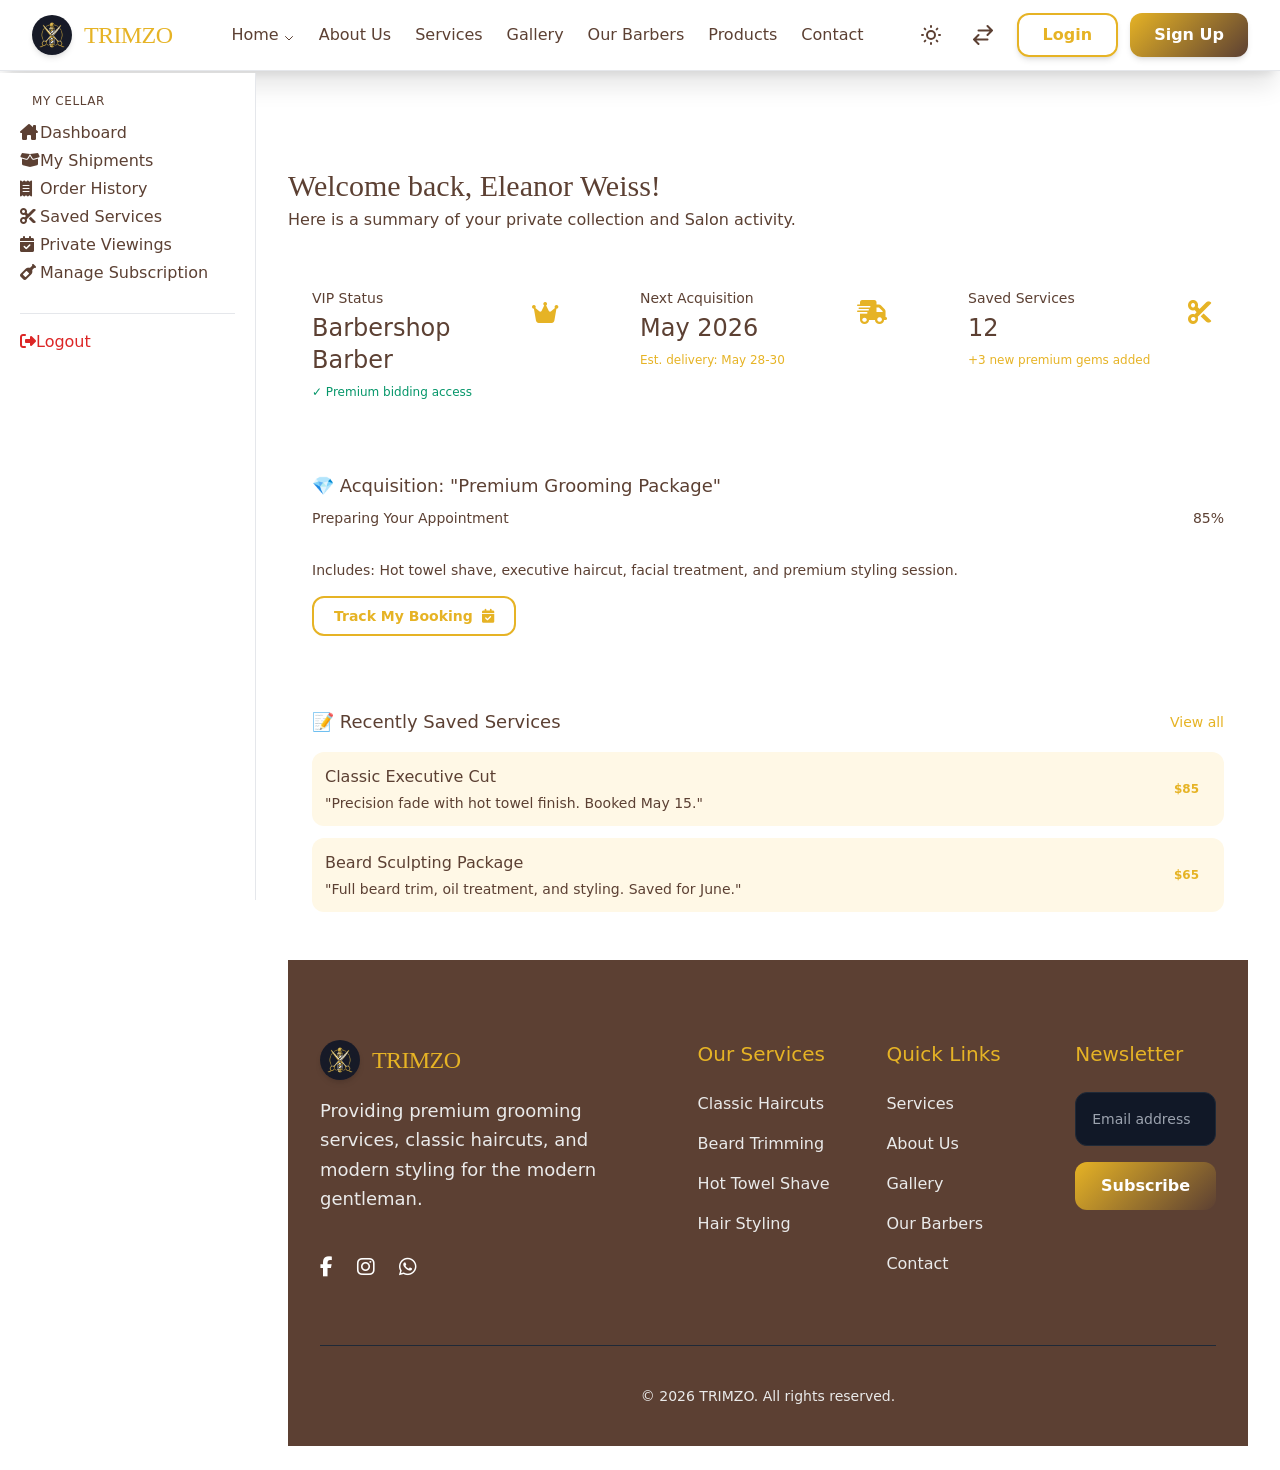
<file: userdash.html>
<!DOCTYPE html>
<html lang="en" dir="ltr" data-theme="light">

<head>
    <meta charset="UTF-8">
    <meta name="viewport" content="width=device-width, initial-scale=1.0">
    <link rel="icon" href="./assets/favicon.svg" type="image/svg+xml">
    <!-- Font Awesome -->
    <link rel="stylesheet" href="https://cdnjs.cloudflare.com/ajax/libs/font-awesome/6.5.2/css/all.min.css">
    <title>User Dashboard | TRIMZO</title>
    <script src="tailwind.js"></script>
    <link rel="stylesheet" href="./assets/css/theme.css">
</head>

<body class="antialiased bg-background">

    <!-- TOP HEADER -->
    <header class="sticky top-0 z-50 transition-colors duration-300 shadow-xl border-b border-border bg-background" id="main-header">
        <nav class="container mx-auto px-4 sm:px-6 lg:px-8 py-3 flex items-center justify-between h-[70px]">
            <a href="index.html" class="flex items-center gap-3">
                <img src="./assets/logo.png" alt="Trimzo Logo" class="h-10 w-10 object-contain rounded-full shadow-md" />
                <div class="text-2xl font-serif font-medium tracking-tight flex flex-col justify-center">    
                    <span style="color: #E6B325;">TRIMZO</span>
                </div>
            </a>

            <div class="hidden xl:flex items-center space-x-6">
                <div class="flex space-x-6 rtl:space-x-reverse rtl:ml-6 text-primary-text font-medium">
                    <div class="dropdown-wrapper">
                        <button class="nav-link flex items-center" id="home-dropdown-btn">
                            Home
                            <svg class="w-3 h-3 ml-1 relative top-[2.5px] transition-transform duration-200 text-primary-text" fill="none" stroke="currentColor" viewBox="0 0 24 24"><path stroke-linecap="round" stroke-linejoin="round" stroke-width="2" d="M19 9l-7 7-7-7"></path></svg>
                        </button>
                        <div class="dropdown-menu">
                            <a href="index.html">Home 1</a>
                            <a href="home2.html">Home 2</a>
                        </div>
                    </div>
<a href="about.html" class="nav-link">About Us</a>
<a href="services.html" class="nav-link">Services</a>
<a href="gallery.html" class="nav-link">Gallery</a>
<a href="barbers.html" class="nav-link">Our Barbers</a>
<a href="products.html" class="nav-link">Products</a>
<a href="contact.html" class="nav-link">Contact</a>
                </div>

                <div class="w-px h-6 bg-border mx-3"></div>
                
                <div class="flex items-center space-x-4">
                    <button id="theme-toggle" class="icon-btn text-primary-text hover:text-accent p-1.5 rounded-full transition duration-200">
                        <svg class="w-6 h-6 light-icon" fill="none" stroke="currentColor" viewBox="0 0 24 24"><path stroke-linecap="round" stroke-linejoin="round" stroke-width="2" d="M12 3v1m0 16v1m9-9h-1M4 12H3m15.364 6.364l-.707-.707M6.343 6.343l-.707-.707m12.728 0l-.707.707M6.343 17.657l-.707.707M16 12a4 4 0 11-8 0 4 4 0 018 0z"></path></svg>
                        <svg class="w-6 h-6 dark-icon hidden" fill="none" stroke="currentColor" viewBox="0 0 24 24"><path stroke-linecap="round" stroke-linejoin="round" stroke-width="2" d="M20.354 15.354A9 9 0 018.646 3.646 9.003 9.003 0 0012 21a9.003 9.003 0 008.354-5.646z"></path></svg>
                    </button>
                    <button id="lang-icon" class="text-primary-text hover:text-accent p-1.5 rounded-full transition duration-200">
<svg class="w-6 h-6" fill="none" stroke="currentColor" viewBox="0 0 24 24" xmlns="http://www.w3.org/2000/svg">
  <path stroke-linecap="round" stroke-linejoin="round" stroke-width="2" d="M7.5 21 3 16.5m0 0L7.5 12M3 16.5h13.5m0-13.5L21 7.5m0 0L16.5 12M21 7.5H7.5" />
</svg>                    </button>
                    <div class="flex items-center gap-3 ml-3">
                        <a href="login.html" class="btn-outline px-6 py-2 rounded-xl font-bold shadow-md">Login</a>
                        <a href="signup.html" class="book-btn px-6 py-2.5 rounded-xl font-bold shadow-md">Sign Up</a>
                    </div>
                </div>
            </div>

            <div class="xl:hidden flex items-center">
                <button id="mobile-menu-open" class="icon-btn text-primary-text hover:text-accent p-1.5 rounded-full"><svg class="w-7 h-7" fill="none" stroke="currentColor" viewBox="0 0 24 24"><path stroke-linecap="round" stroke-linejoin="round" stroke-width="2" d="M4 6h16M4 12h16M4 18h16" /></svg></button>
            </div>
        </nav>
    </header>

    <div id="mobile-overlay" class="lg:hidden"></div>

    <div class="flex min-h-screen pt-[73px]">

            <!-- MEMBER SIDEBAR -->
            <aside id="sidebar"
                class="fixed top-0 lg:top-[73px] left-0 w-72 lg:w-64 h-full lg:h-[calc(100vh-73px)] z-[60] transform -translate-x-full lg:translate-x-0 transition-transform duration-300 bg-background border-r border-border overflow-y-auto shrink-0">
                <div class="p-5">
                    <div class="flex lg:hidden justify-between items-center mb-6">
                        <span class="font-bold text-accent">Member Menu</span>
                        <button id="close-sidebar" class="p-2 hover:bg-hover rounded-lg"><svg class="w-5 h-5"
                                fill="none" stroke="currentColor" viewBox="0 0 24 24">
                                <path stroke-linecap="round" stroke-width="2" d="M6 18L18 6M6 6l12 12" />
                            </svg></button>
                    </div>
                    <nav class="flex flex-col gap-1">
                        <p class="text-xs uppercase tracking-wider text-secondary-text px-3 mb-2">My Cellar</p>
                        <a href="#" data-section="overview" class="sidebar-link active"><i
                                class="fa-solid fa-house-chimney w-5"></i><span>Dashboard</span></a>
                        <a href="#" data-section="shipments" class="sidebar-link"><i
                                class="fa-solid fa-box-open w-5"></i><span>My Shipments</span><span
                                class="ml-auto text-xs bg-accent/20 px-2 rounded-full"></span></a>

                        <a href="#" data-section="orders" class="sidebar-link"><i
                                class="fa-solid fa-receipt w-5"></i><span>Order History</span></a>

                        <a href="#" data-section="saved" class="sidebar-link"><i
                                class="fa-solid fa-scissors w-5"></i><span>Saved Services</span></a>

                        <a href="#" data-section="tours" class="sidebar-link"><i
                                class="fa-solid fa-calendar-check w-5"></i><span>Private Viewings</span></a>
                        <a href="#" data-section="subscription" class="sidebar-link"><i
                                class="fa-solid fa-wine-bottle w-5"></i><span>Manage Subscription</span></a>
                        <a href="#" id="logoutBtn"
                            class="sidebar-link mt-6 border-t border-border pt-4 text-red-600 hover:text-white hover:bg-red-600"><i
                                class="fa-solid fa-right-from-bracket"></i><span>Logout</span></a>
                    </nav>
                </div>
            </aside>

            <!-- MAIN PANEL -->
            <main class="flex-1 min-w-0 space-y-6 lg:ml-64 px-4 sm:px-6 lg:px-8 py-6">
                <!-- DASHBOARD OVERVIEW -->
                <div id="overview" class="admin-section">
                    <div class="mb-8">
                        <h1 class="text-3xl font-serif font-medium text-primary-text">Welcome back, Eleanor Weiss!</h1>
                        <p class="text-secondary-text mt-1">Here is a summary of your private collection and Salon activity.</p>
                    </div>
                    <div class="grid grid-cols-1 sm:grid-cols-2 lg:grid-cols-3 gap-6">
                        <div class="dashboard-card p-6">
                            <div class="flex justify-between">
                                <div>
                                    <p class="text-secondary-text text-sm">VIP Status</p>
                                    <p class="text-2xl font-medium mt-1">Barbershop Barber</p>
                                    <p class="text-xs text-emerald-600 mt-2">✓ Premium bidding access</p>
                                </div>
                                <div class="w-12 h-12 bg-accent/10 rounded-2xl flex items-center justify-center text-accent">
                                    <i class="fa-solid fa-crown text-2xl"></i>
                                </div>
                            </div>
                        </div>
                        <div class="dashboard-card p-6">
                            <div class="flex justify-between">
                                <div>
                                    <p class="text-secondary-text text-sm">Next Acquisition</p>
                                    <p class="text-2xl font-medium mt-1">May 2026</p>
                                    <p class="text-xs text-accent mt-2">Est. delivery: May 28-30</p>
                                </div>
                                <div class="w-12 h-12 bg-accent/10 rounded-2xl flex items-center justify-center text-accent">
                                    <i class="fa-solid fa-truck-fast text-2xl"></i>
                                </div>
                            </div>
                        </div>
                        <div class="dashboard-card p-6">
                            <div class="flex justify-between">
                                <div>
                                    <p class="text-secondary-text text-sm">Saved Services</p>
                                    <p class="text-2xl font-medium mt-1">12</p>
                                    <p class="text-xs text-accent mt-2">+3 new premium gems added</p>
                                </div>
                                <div class="w-12 h-12 bg-accent/10 rounded-2xl flex items-center justify-center text-accent">
                                    <i class="fa-solid fa-scissors text-2xl"></i>
                                </div>
                            </div>
                        </div>
                    </div>

                    <!-- Current Shipment Progress -->
                    <div class="dashboard-card p-6 mt-6">
                        <h3 class="font-medium text-lg mb-2">💎 Acquisition: "Premium Grooming Package"</h3>
                        <div class="flex justify-between text-sm mb-2"><span>Preparing Your Appointment</span><span>85%</span></div>
                        <div class="w-full bg-border rounded-full h-2">
                            <div class="progress-bar rounded-full w-[85%] bg-accent h-2"></div>
                        </div>
                        <p class="text-secondary-text text-sm mt-4">Includes: Hot towel shave, executive haircut, facial treatment, and premium styling session.</p>
                        <button class="btn-outline px-5 py-2 rounded-xl text-sm mt-4 font-semibold">Track My Booking <i class="fa-solid fa-calendar-check ml-1"></i></button>
                    </div>

                    <!-- Recent Saved Services Activity -->
                    <div class="dashboard-card p-6 mt-6">
                        <div class="flex justify-between items-center">
                            <h3 class="font-medium text-lg">📝 Recently Saved Services</h3><a href="#"
                                data-section="saved" class="text-accent text-sm hover:underline">View all</a>
                        </div>
                        <div class="space-y-3 mt-4">
                            <div class="p-3 bg-hover rounded-xl flex items-center justify-between border border-transparent hover:border-border transition">
                                <div>
                                    <p class="font-semibold">Classic Executive Cut</p>
                                    <p class="text-sm text-secondary-text mt-1">"Precision fade with hot towel finish. Booked May 15."</p>
                                </div>
                                <span class="font-bold text-accent bg-accent/10 px-3 py-1 rounded-full text-xs">$85</span>
                            </div>
                            <div class="p-3 bg-hover rounded-xl flex items-center justify-between border border-transparent hover:border-border transition">
                                <div>
                                    <p class="font-semibold">Beard Sculpting Package</p>
                                    <p class="text-sm text-secondary-text mt-1">"Full beard trim, oil treatment, and styling. Saved for June."</p>
                                </div>
                                <span class="font-bold text-accent bg-accent/10 px-3 py-1 rounded-full text-xs">$65</span>
                            </div>
                        </div>
                    </div>
                </div>

                <!-- MY QUARTERLY SHIPMENTS (TRACK, MANAGE) -->
                <div id="shipments" class="admin-section hidden">
                    <div class="dashboard-card p-6">
                        <h2 class="text-2xl font-serif font-medium mb-6">📦 Appointment Tracking</h2>
                        <div class="space-y-5">
                            <div class="border border-border rounded-xl p-5 bg-hover">
                                <div class="flex justify-between flex-wrap border-b border-border pb-3 mb-3">
                                    <span class="font-bold text-lg">May 2026 - Premium Package</span>
                                    <span class="bg-emerald-500/10 text-emerald-600 px-3 py-1 rounded-full text-xs font-bold uppercase tracking-wider">In Transit · May 24</span>
                                </div>
                                <p class="text-sm text-secondary-text">Expected delivery: 28 May · Carrier: Brinks Secure Transit #GE2390A</p>
                                <button class="btn-accent px-4 py-2 rounded-xl text-sm mt-4 font-bold"><i class="fa-solid fa-calendar-days mr-2"></i> View Appointment Details</button>
                            </div>
                            <div class="border border-border rounded-xl p-5 bg-hover">
                                <div class="flex justify-between flex-wrap border-b border-border pb-3 mb-3">
                                    <span class="font-bold text-lg">Feb 2026 - Executive Grooming</span>
                                    <span class="bg-secondary-text/20 text-secondary-text px-3 py-1 rounded-full text-xs font-bold uppercase tracking-wider">Completed Feb 12</span>
                                </div>
                                <p class="text-sm text-secondary-text">Condition: Mint · Includes physical personal consultation document.</p>
                                <a href="#" class="text-accent text-sm font-bold mt-4 inline-block hover:underline"><i class="fa-solid fa-receipt mr-1"></i> Download Receipt</a>
                            </div>
                        </div>
                    </div>
                </div>

                <!-- ORDER HISTORY -->
                <div id="orders" class="admin-section hidden">
                    <div class="dashboard-card p-6">
                        <h2 class="text-2xl font-serif font-medium">🧾 Order History</h2>
                        <p class="mb-4 text-secondary-text">View your past purchases, invoices, and service details.</p>
                        <div class="border border-border rounded-xl p-4 mt-4 text-center">
                            <p class="text-secondary-text text-sm">No recent orders to display.</p>
                        </div>
                    </div>
                </div>

                <!-- SAVED ServiceS -->
                <div id="saved" class="admin-section hidden">
                    <div class="dashboard-card p-6">
                        <h2 class="text-2xl font-serif font-medium">💎 Saved Services</h2>
                        <p class="mb-4 text-secondary-text">Your premium list of favorite haircuts, and grooming treatments.</p>
                        <div class="border border-border rounded-xl p-4 mt-4 text-center">
                            <p class="text-secondary-text text-sm">You haven't saved any services yet.</p>
                        </div>
                    </div>
                </div>

                <!-- PRIVATE VIEWINGS BOOKING -->
                <div id="tours" class="admin-section hidden">
                    <div class="dashboard-card p-6">
                        <h2 class="text-2xl font-serif font-medium">🏛️ Book a Consultation</h2>
                        <p class="mb-4 text-secondary-text">Schedule an exclusive consultation with our master barbers.</p>
                        <div class="flex flex-col md:flex-row gap-6">
                            <div class="flex-1 bg-hover border border-border rounded-xl p-5">
                                <h3 class="font-medium text-lg">🎟️ Video Consultation</h3>
                                <p class="text-sm mt-2 text-secondary-text">Discuss your desired style with a master barber via video call.</p>
                                <label class="block mt-4 text-sm font-bold">Select date: <input type="date" class="ml-2 p-1.5 border border-border rounded bg-background w-full mt-2"></label>
                                <button class="btn-primary w-full mt-4 py-2 rounded-xl text-sm font-bold">Book Online Consultation</button>
                            </div>
                            <div class="flex-1 bg-hover border border-border rounded-xl p-5">
                                <h3 class="font-medium text-lg">🔬 Walk-In Consultation</h3>
                                <p class="text-sm mt-2 text-secondary-text">Visit our salon for a personalized style assessment.</p>
                                <label class="block mt-4 text-sm font-bold">Party size: 
                                    <select class="ml-2 p-1.5 border border-border rounded bg-background w-full mt-2">
                                        <option>1-2 people</option>
                                        <option>3-4 people</option>
                                    </select>
                                </label>
                                <button class="btn-primary w-full mt-4 py-2 rounded-xl text-sm font-bold">Book In-Person Visit</button>
                            </div>
                        </div>
                        <div class="mt-6 text-center text-sm text-accent bg-accent/10 py-3 rounded-xl font-bold">
                            *Gold Members enjoy priority scheduling and 15% off all premium services.
                        </div>
                    </div>
                </div>

                <!-- MANAGE SUBSCRIPTION / PREFERENCES -->
                <div id="subscription" class="admin-section hidden">
                    <div class="dashboard-card p-6">
                        <h2 class="text-2xl font-serif font-medium">⚙️ My Client Profile</h2>
                        <div class="grid md:grid-cols-2 gap-6 mt-5">
                            <div class="border border-border p-5 rounded-xl bg-hover">
                                <h3 class="font-medium text-lg">VIP Status</h3>
                                <p class="text-accent text-xl font-normal mt-1">Gold Member</p>
                                <p class="text-secondary-text text-sm mt-2">Includes priority booking, complimentary styling products, and VIP lounge access.</p>
                                <button class="btn-outline w-full mt-4 py-2 text-sm rounded-xl font-bold">Upgrade Membership</button>
                            </div>
                            <div class="border border-border p-5 rounded-xl bg-hover">
                                <h3 class="font-medium text-lg">Contact Details</h3>
                                <p class="text-secondary-text text-sm mt-2">1200 Grooming Ave, Suite 400<br/>Denver, CO 80202</p>
                                <button class="text-accent text-sm mt-2 font-bold hover:underline">Update address</button>
                                
                                <h3 class="font-medium mt-6 text-lg">Style Preferences</h3>
                                <p class="text-secondary-text text-sm mt-2">Fades, Beard Grooming, Hot Towel Shave</p>
                                <button class="text-accent text-sm mt-2 font-bold hover:underline">Edit preferences</button>
                            </div>
                        </div>
                        <div class="mt-6 p-5 border border-border bg-background rounded-xl flex flex-col sm:flex-row justify-between items-center gap-4">
                            <div>
                                <p class="font-normal text-lg">Next Membership Billing: August 1, 2026</p>
                                <p class="text-sm text-secondary-text mt-1">Annual Membership: $120/year</p>
                            </div>
                            <button class="btn-primary px-6 py-3 rounded-xl font-bold whitespace-nowrap">Manage Payments</button>
                        </div>
                    </div>
                </div>

                <div id="mobile-menu-drawer" class="fixed inset-0 z-50 pointer-events-none transition-all duration-300">
        <div id="drawer-backdrop" class="absolute inset-0 bg-black opacity-0 transition-opacity duration-300 pointer-events-none"></div>
        <div id="drawer-content" class="absolute top-0 left-0 right-0 bg-background rounded-b-2xl shadow-2xl p-6 xl:hidden max-h-[85vh] overflow-y-auto transform translate-y-[-100%] transition-transform duration-300 ease-out">
            <div class="flex justify-between items-center pb-4 border-b border-border">
                <a href="index.html" class="flex items-center gap-3">
                    <img src="./assets/logo.png" alt="Trimzo Logo" class="h-10 w-10 object-contain rounded-full shadow-md" />
                    <div class="text-2xl font-serif font-medium tracking-wide flex flex-col justify-center">
                        <span style="color: #E6B325;">TRIMZO</span>
                    </div>
                </a>
                <button id="mobile-menu-close" class="text-primary-text hover:text-accent"><svg class="w-6 h-6" fill="none" stroke="currentColor" viewBox="0 0 24 24"><path stroke-linecap="round" stroke-linejoin="round" stroke-width="2" d="M6 18L18 6M6 6l12 12"></path></svg></button>
            </div>
            <nav class="flex flex-col space-y-2 py-4">
                <div>
                    <button class="block text-primary-text font-semibold text-lg py-2 w-full ltr:text-left rtl:text-right flex justify-between items-center" id="mobile-homes-toggle">
                        Home <svg class="w-4 h-4 transform transition-transform duration-200 text-primary-text" id="homes-icon" fill="none" stroke="currentColor" viewBox="0 0 24 24"><path stroke-linecap="round" stroke-linejoin="round" stroke-width="2" d="M19 9l-7 7-7-7"></path></svg>
                    </button>
                    <div id="mobile-homes-menu" class="hidden pl-4 flex flex-col space-y-1 mt-1 border-l-2 border-border">
                        <a href="index.html" class="block text-secondary-text hover:text-accent text-base py-1">Home 1</a>
                        <a href="home2.html" class="block text-secondary-text hover:text-accent text-base py-1">Home 2</a>
                    </div>
                </div>
<a href="about.html" class="block text-primary-text font-semibold text-lg py-2">About Us</a>
<a href="services.html" class="block text-primary-text font-semibold text-lg py-2">Services</a>
<a href="gallery.html" class="block text-primary-text font-semibold text-lg py-2">Gallery</a>
<a href="barbers.html" class="block text-primary-text font-semibold text-lg py-2">Our Barbers</a>
<a href="products.html" class="block text-primary-text font-semibold text-lg py-2">Products</a>
<a href="contact.html" class="block text-primary-text font-semibold text-lg py-2">Contact</a>
            </nav>
            <div class="pt-4 border-t border-border mt-4 flex justify-around items-center">
                <button id="mobile-lang-icon-drawer" class="flex flex-col items-center"><svg class="w-6 h-6" fill="none" stroke="currentColor" viewBox="0 0 24 24" xmlns="http://www.w3.org/2000/svg">
  <path stroke-linecap="round" stroke-linejoin="round" stroke-width="2" d="M7.5 21 3 16.5m0 0L7.5 12M3 16.5h13.5m0-13.5L21 7.5m0 0L16.5 12M21 7.5H7.5" />
</svg><span class="text-xs mt-1 text-secondary-text">RTL</span></button>
                <button id="drawer-theme-toggle" class="flex flex-col items-center">
                    <svg class="w-6 h-6 light-icon" fill="none" stroke="currentColor" viewBox="0 0 24 24"><path stroke-linecap="round" stroke-linejoin="round" stroke-width="2" d="M12 3v1m0 16v1m9-9h-1M4 12H3m15.364 6.364l-.707-.707M6.343 6.343l-.707-.707m12.728 0l-.707.707M6.343 17.657l-.707.707M16 12a4 4 0 11-8 0 4 4 0 018 0z"/></svg>
                    <svg class="w-6 h-6 dark-icon hidden" fill="none" stroke="currentColor" viewBox="0 0 24 24"><path stroke-linecap="round" stroke-linejoin="round" stroke-width="2" d="M20.354 15.354A9 9 0 018.646 3.646 9.003 9.003 0 0012 21a9.003 9.003 0 008.354-5.646z"/></svg>
                    <span class="text-xs mt-1 text-secondary-text">Theme</span>
                </button>
            </div>
            <div class="flex mt-5 gap-5 w-full">
                <a href="login.html" class="flex-1 btn-outline text-center py-1.5 rounded-xl font-bold text-sm shadow-md">Login</a>
                <a href="signup.html" class="flex-1 book-btn text-center py-2 rounded-xl font-bold text-sm shadow-md">Sign Up</a>
            </div>
        </div>
    </div>

    <footer id="main-footer" class="pt-20 transition-colors duration-300">
        <div class="container mx-auto px-4 sm:px-6 lg:px-8">
            <div class="grid grid-cols-1 sm:grid-cols-2 lg:grid-cols-5 gap-12 pb-16 border-b border-gray-800">
                <div class="lg:col-span-2">
                    <a href="index.html" class="flex items-center gap-3 mb-4">
                        <img src="./assets/logo.png" alt="Trimzo Logo" class="h-10 w-10 object-contain rounded-full shadow-md" />
                        <div class="text-2xl font-serif font-medium tracking-tight flex flex-col justify-center">    
                            <span style="color: #E6B325;">TRIMZO</span>
                        </div>
                    </a>
<p class="text-lg leading-relaxed max-w-sm !text-white-400">
Providing premium grooming services, classic haircuts, and modern styling for the modern gentleman.</p>                    <div class="flex gap-6 mt-10">
                        <a href="#" class="text-white hover:text-accent transition text-xl"><i class="fab fa-facebook-f"></i></a>
                        <a href="#" class="text-white hover:text-accent transition text-xl"><i class="fab fa-instagram"></i></a>
                        <a href="#" class="text-white hover:text-accent transition text-xl"><i class="fab fa-whatsapp"></i></a>
                    </div>
                </div>
                <div>
                    <h4 class="footer-heading font-medium text-xl mb-6">Our Services</h4>
                   <ul class="space-y-4">
    <li><a href="services.html" class="footer-link">Classic Haircuts</a></li>
    <li><a href="services.html" class="footer-link">Beard Trimming</a></li>
    <li><a href="services.html" class="footer-link">Hot Towel Shave</a></li>
    <li><a href="services.html" class="footer-link">Hair Styling</a></li>
</ul>
                </div>
                <div>
                    <h4 class="footer-heading font-medium text-xl mb-6">Quick Links</h4>
                    <ul class="space-y-4">
                        <li><a href="services.html" class="footer-link">Services</a></li>
                        <li><a href="about.html" class="footer-link">About Us</a></li>
                        <li><a href="gallery.html" class="footer-link">Gallery</a></li>
                        <li><a href="barbers.html" class="footer-link">Our Barbers</a></li>
                        <li><a href="contact.html" class="footer-link">Contact</a></li>
                    </ul>
                </div>
                <div>
                    <h4 class="footer-heading font-medium text-xl mb-6">Newsletter</h4>
                    <div class="flex flex-col space-y-4">
                        <input type="email" placeholder="Email address" class="p-4 text-sm rounded-xl bg-gray-900 border border-gray-800 focus:outline-none text-white" />
                        <button class="btn-primary font-bold py-3 rounded-xl">Subscribe</button>
                    </div>
                </div>
            </div>
            <div class="py-10 text-center text-white-500 text-sm">© 2026 TRIMZO. All rights reserved.</div>
        </div>
    </footer>
            </main>
        </div>

    <script>
        (function () {
            const html = document.documentElement;
            function setTheme(theme) { html.setAttribute('data-theme', theme); localStorage.setItem('theme', theme); document.querySelectorAll('.light-icon').forEach(i => i.classList.toggle('hidden', theme === 'dark')); document.querySelectorAll('.dark-icon').forEach(i => i.classList.toggle('hidden', theme === 'light')); }
            setTheme(localStorage.getItem('theme') || 'light');
            document.getElementById('theme-toggle')?.addEventListener('click', () => setTheme(html.getAttribute('data-theme') === 'light' ? 'dark' : 'light'));
            function setDirection(dir) { html.setAttribute('dir', dir); localStorage.setItem('language', dir === 'rtl' ? 'ar' : 'en'); }
            setDirection(localStorage.getItem('language') === 'ar' ? 'rtl' : 'ltr');
            document.getElementById('lang-toggle')?.addEventListener('click', () => setDirection(html.getAttribute('dir') === 'ltr' ? 'rtl' : 'ltr'));

            const menuToggle = document.getElementById('mobile-menu-toggle'), closeSidebar = document.getElementById('close-sidebar'), sidebar = document.getElementById('sidebar'), overlay = document.getElementById('mobile-overlay');
            function toggleMobile(open) { sidebar.classList.toggle('-translate-x-full', !open); overlay.classList.toggle('active', open); document.body.style.overflow = open ? 'hidden' : ''; }
            menuToggle?.addEventListener('click', () => toggleMobile(true)); closeSidebar?.addEventListener('click', () => toggleMobile(false)); overlay?.addEventListener('click', () => toggleMobile(false));

            const sections = ['overview', 'shipments', 'orders', 'saved', 'tours', 'subscription'];
            const links = document.querySelectorAll('.sidebar-link');
            window.activateMemberSection = function (sectionId) { sections.forEach(id => document.getElementById(id)?.classList.add('hidden')); document.getElementById(sectionId)?.classList.remove('hidden'); links.forEach(link => { link.classList.remove('active'); if (link.dataset.section === sectionId) link.classList.add('active'); }); if (window.innerWidth < 1024) toggleMobile(false); };
            links.forEach(link => { if (link.dataset.section) link.addEventListener('click', (e) => { e.preventDefault(); activateMemberSection(link.dataset.section); }); });
            document.getElementById("logoutBtn")?.addEventListener("click", function (e) { e.preventDefault(); localStorage.clear(); sessionStorage.clear(); window.location.href = "login.html"; });

        })();
    </script>
</body>

</html>
</file>
<file: assets/css/theme.css>
/* --- Refined Premium Green & Rich Brown Palette --- */
:root, html[data-theme='light'] {
    --color-background: #FFFFFF;
    --color-background-alt: #F9FAFB;
    --color-primary-text: #5C4033; 
    --color-secondary-text: #5C4033;
    --color-accent: #E6B325;
    --color-accent-light: #5C4033;
    --color-border: #E5E7EB; 
    --color-hover: #FFF8E6; 
    --color-footer-bg: #5C4033;
    --color-footer-text: #EAEAEA; 
}
html[data-theme='dark'] {
    --color-background: #000000;
    --color-background-alt: #161616;
    --color-primary-text: #FFFFFF;
    --color-secondary-text: #E5E7EB;
    --color-accent: #E6B325; 
    --color-accent-light: #FCD34D;
    --color-border: #374151; 
    --color-hover: #2B1D16;
    --color-footer-bg: #0A0A0A;
    --color-footer-text: #FFFFFF;
}

body {
    background-color: var(--color-background);
    color: var(--color-primary-text);
    font-family: ui-sans-serif, system-ui, -apple-system, BlinkMacSystemFont, "Segoe UI", Roboto, "Helvetica Neue", Arial, "Noto Sans", sans-serif;
    transition: background-color 0.3s, color 0.3s;
    overflow-x: hidden;
}

.text-primary-text { color: var(--color-primary-text); }
.text-secondary-text { color: var(--color-secondary-text); }
.text-accent { color: var(--color-accent); }
.text-accent-light { color: var(--color-accent-light); }
.bg-background { background-color: var(--color-background); }
.bg-background-alt { background-color: var(--color-background-alt); transition: background-color 0.3s; }
.bg-hover { background-color: var(--color-hover); }
.border-border { border-color: var(--color-border); }

/* ── Typography Weight System ── */
h1, h2, h3, h4, h5, h6 {
    font-weight: 500 !important;
}
p, .text-secondary-text {
    font-weight: 400 !important;
}

/* Rich Gradient */
.bg-custom-gradient {
    background: linear-gradient(135deg, #E6B325 0%, #5C4033 100%);
}

#main-footer {
    background-color: var(--color-footer-bg);
    color: var(--color-footer-text);
}
#main-footer .footer-heading {
    color: #E6B325 !important;
}
#main-footer .footer-link:hover {
    color: #BCAAA4;
    padding-left: 4px;
    transition: all 0.2s ease;
}

/* Nav Link Underline */
.nav-link {
    position: relative;
    transition: color 0.3s;
    padding-top: 0.25rem;
    padding-bottom: 0.25rem;
}
.nav-link::after {
    content: '';
    position: absolute;
    left: 0; right: 0; bottom: 0;
    height: 2px;
    background-color: var(--color-accent);
    transform: scaleX(0);
    transition: transform 0.3s;
}
.nav-link:hover::after {
    transform: scaleX(1);
}

/* DROPDOWN */
.dropdown-wrapper { position: relative; }
.dropdown-menu {
    position: absolute;
    top: calc(100% + 5px);
    left: 0;
    background-color: var(--color-background);
    border: 1px solid var(--color-border);
    border-radius: 0.5rem;
    box-shadow: 0 10px 25px rgba(0, 0, 0, 0.1);
    min-width: 220px;
    z-index: 1000;
    opacity: 0;
    visibility: hidden;
    transform: translateY(-10px);
    transition: all 0.3s ease;
}
.dropdown-wrapper:hover .dropdown-menu {
    opacity: 1; visibility: visible; transform: translateY(0);
    display: block;
}
.dropdown-menu a {
    display: block;
    padding: 0.75rem 1rem;
    color: var(--color-primary-text);
    text-decoration: none;
    font-size: 0.875rem;
    transition: all 0.2s ease;
    border-bottom: 1px solid var(--color-border);
}
.dropdown-menu a:last-child { border-bottom: none; }
.dropdown-menu a:hover {
    background-color: var(--color-hover);
    color: var(--color-accent);
    padding-left: 1.25rem;
}

@media (max-width: 1024px) {
    .dropdown-menu { position: static; display: none; opacity: 1; visibility: visible; transform: none; box-shadow: none; }
    .dropdown-wrapper:hover .dropdown-menu { display: block; }
}

/* ── Canonical Button System ── */
.btn-primary, .book-btn {
    background: linear-gradient(135deg, #E6B325 0%, #5C4033 100%);
    color: #FFFFFF !important;
    transition: all 0.3s ease;
    cursor: pointer;
}
.btn-primary:hover, .book-btn:hover {
    background: linear-gradient(135deg, #d4a520 0%, #4a3328 100%);
    transform: scale(1.04);
    box-shadow: 0 8px 24px rgba(230,179,37,0.45);
}
.btn-outline {
    background: transparent;
    color: var(--color-accent);
    border: 2px solid var(--color-accent);
    transition: all 0.3s ease;
    cursor: pointer;
}
.btn-outline:hover {
    background: var(--color-accent);
    color: #1a1a1a !important;
    box-shadow: 0 6px 18px rgba(230,179,37,0.35);
    transform: translateY(-1px);
}
html[data-theme='dark'] .btn-outline {
    color: #E6B325;
    border-color: #E6B325;
}
html[data-theme='dark'] .btn-outline:hover {
    background: #E6B325;
    color: #1a1a1a !important;
    box-shadow: 0 6px 18px rgba(230,179,37,0.35);
}
.btn-cta-white {
    background: white;
    color: #E6B325;
    transition: all 0.3s ease;
    cursor: pointer;
}
.btn-cta-white:hover {
    background: #E6B325;
    color: #1a1a1a;
    transform: translateY(-2px);
    box-shadow: 0 8px 24px rgba(230,179,37,0.3);
}
</file>
